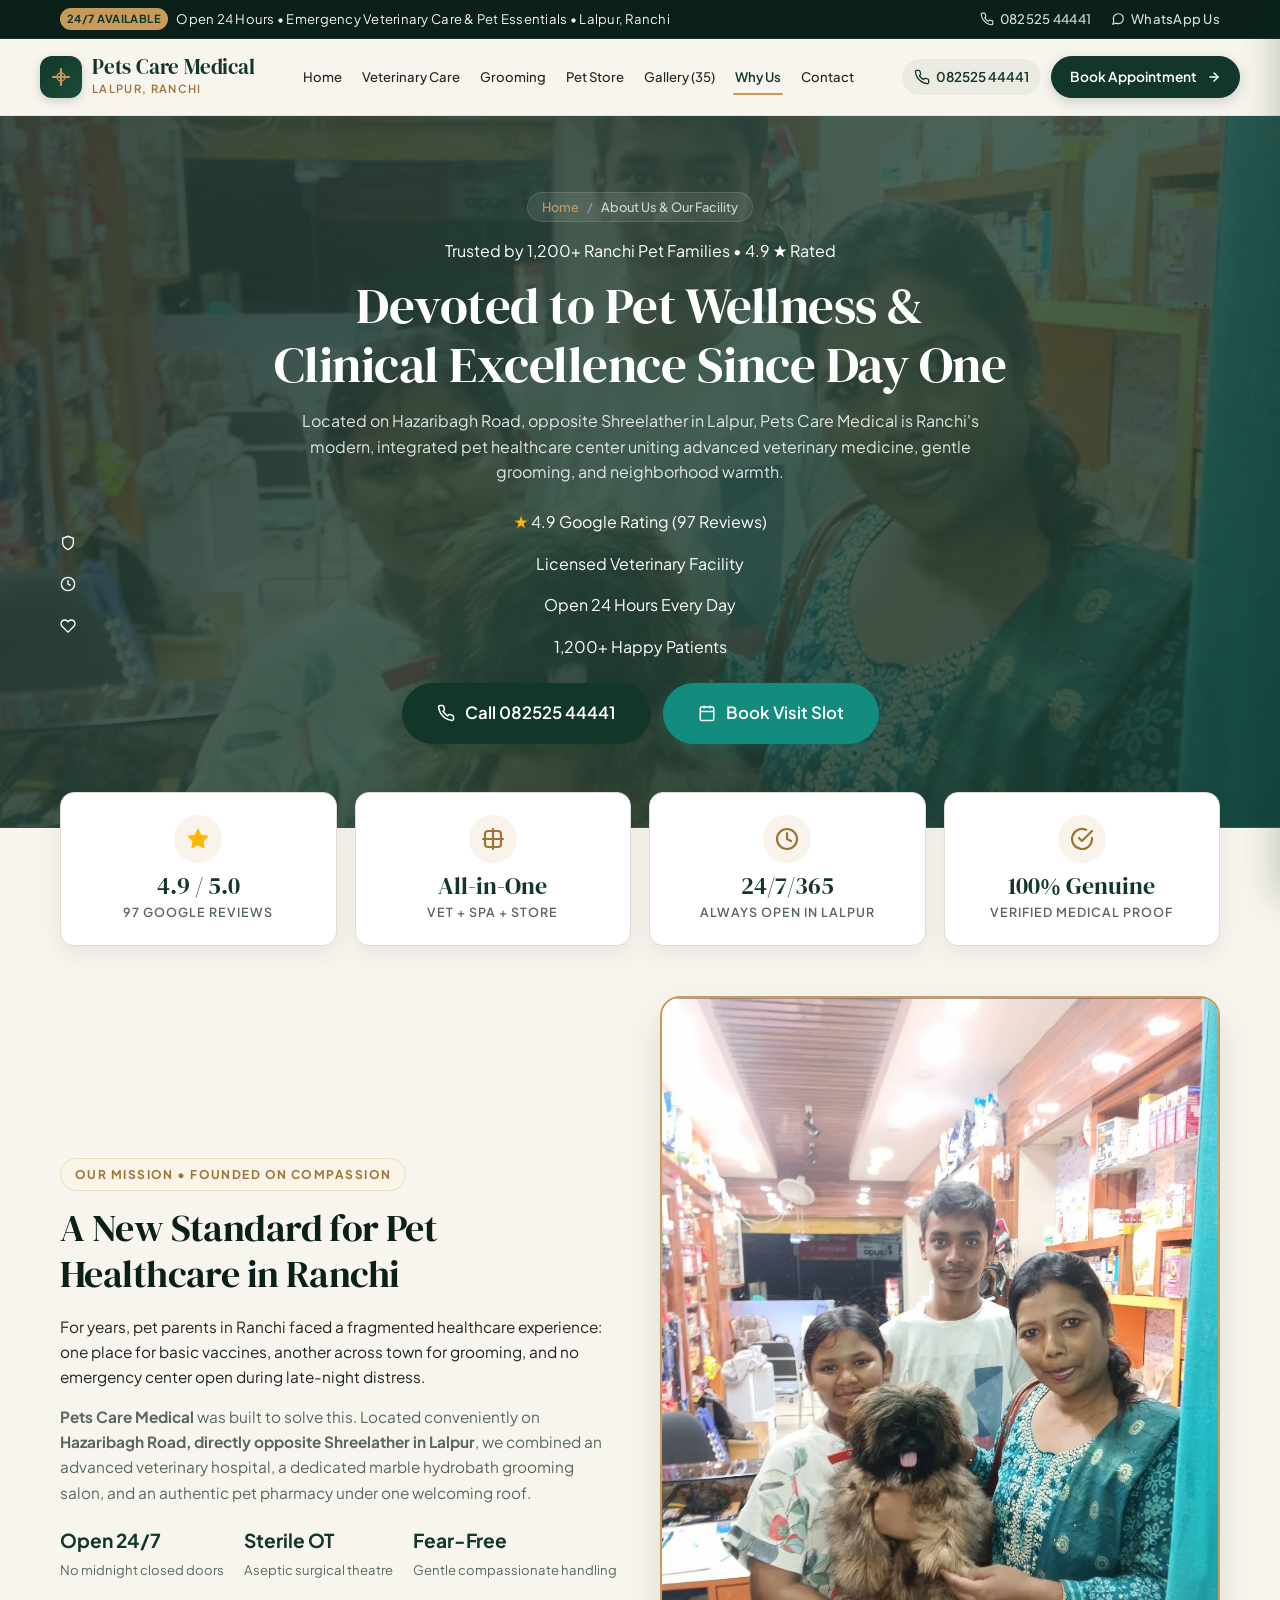
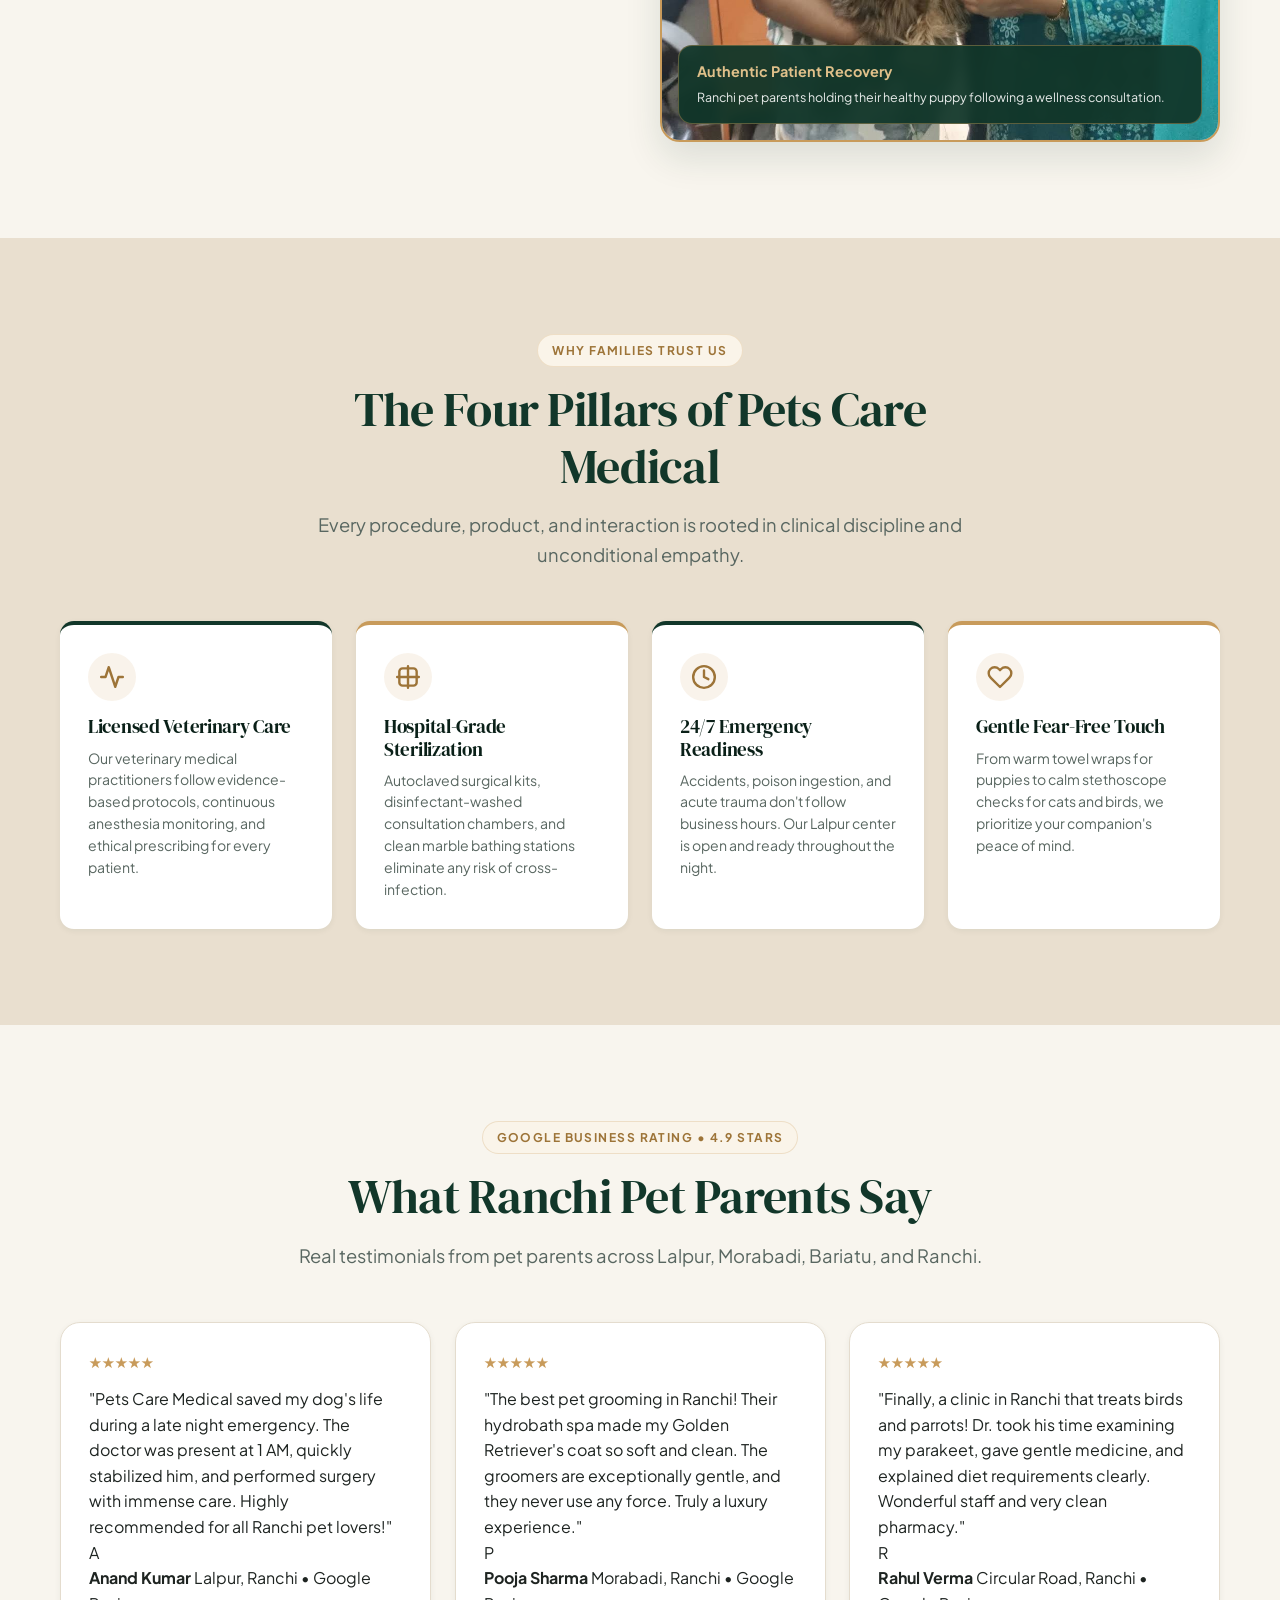
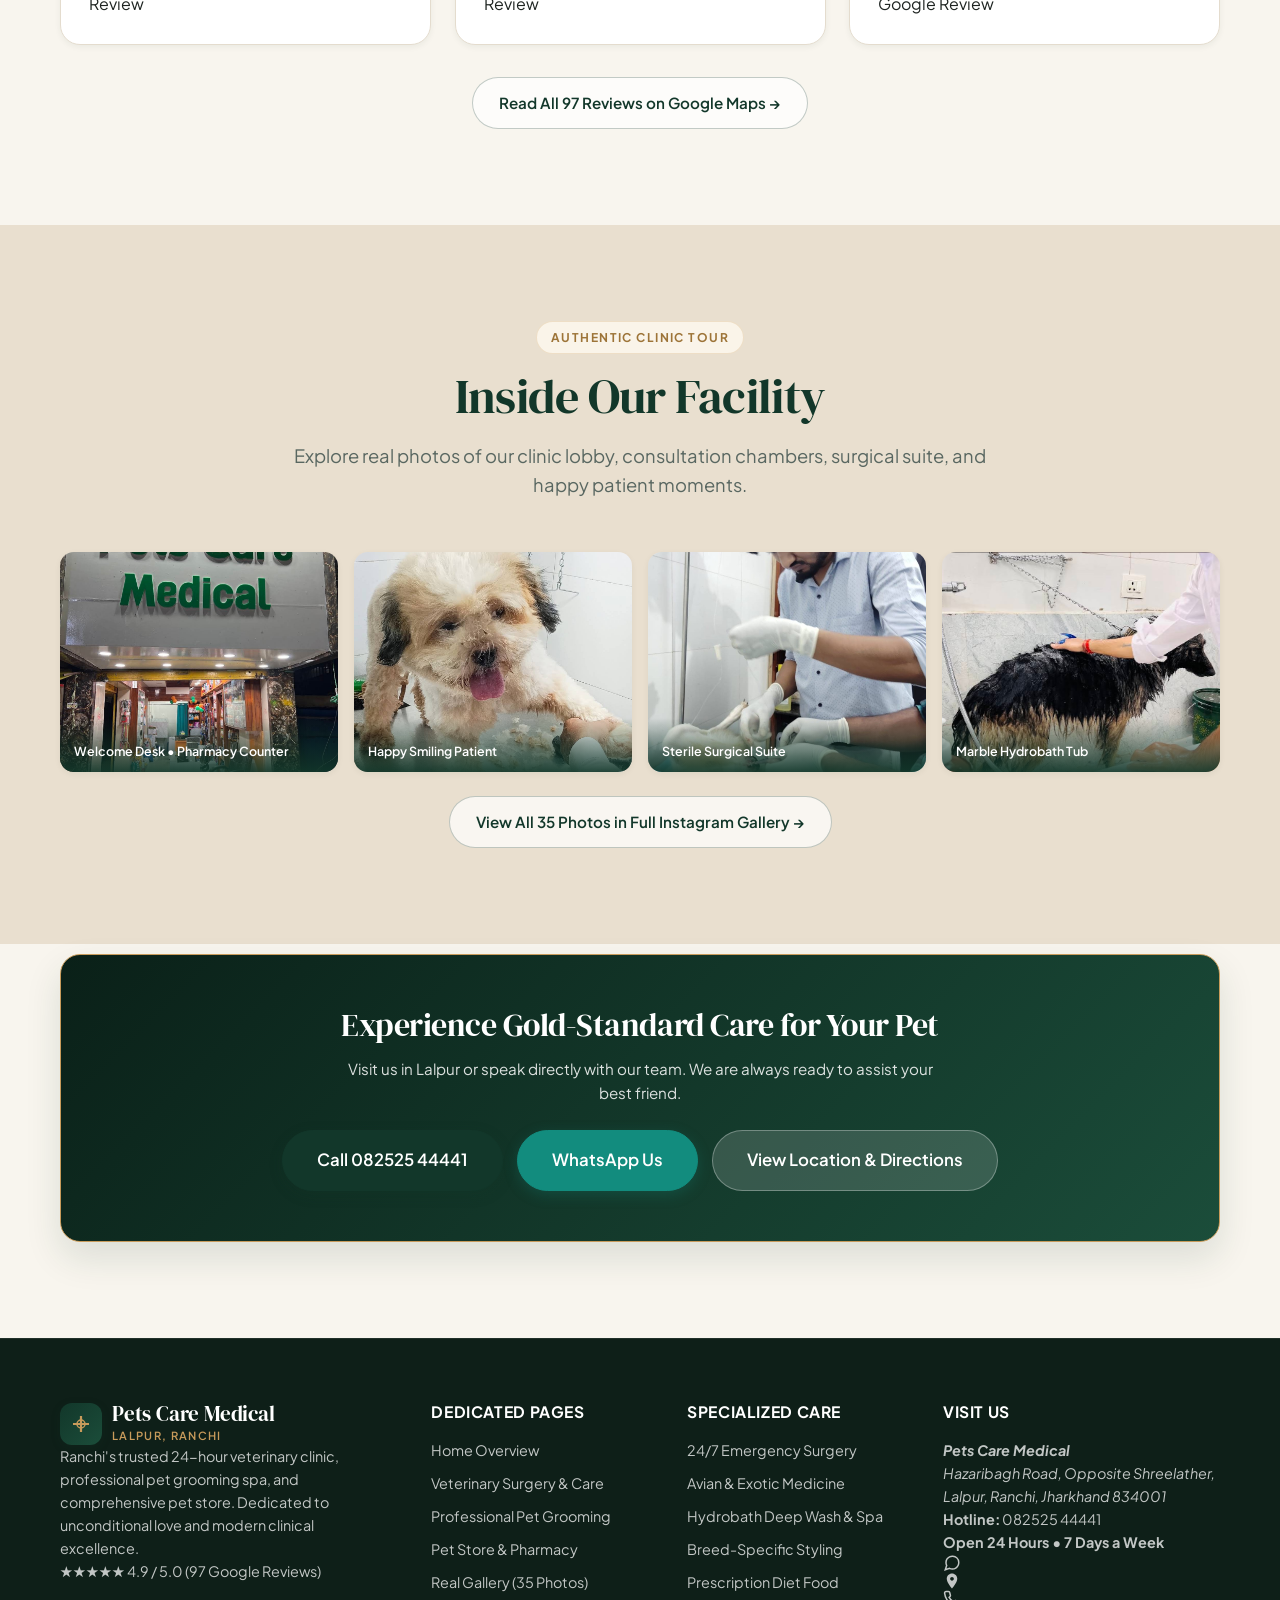
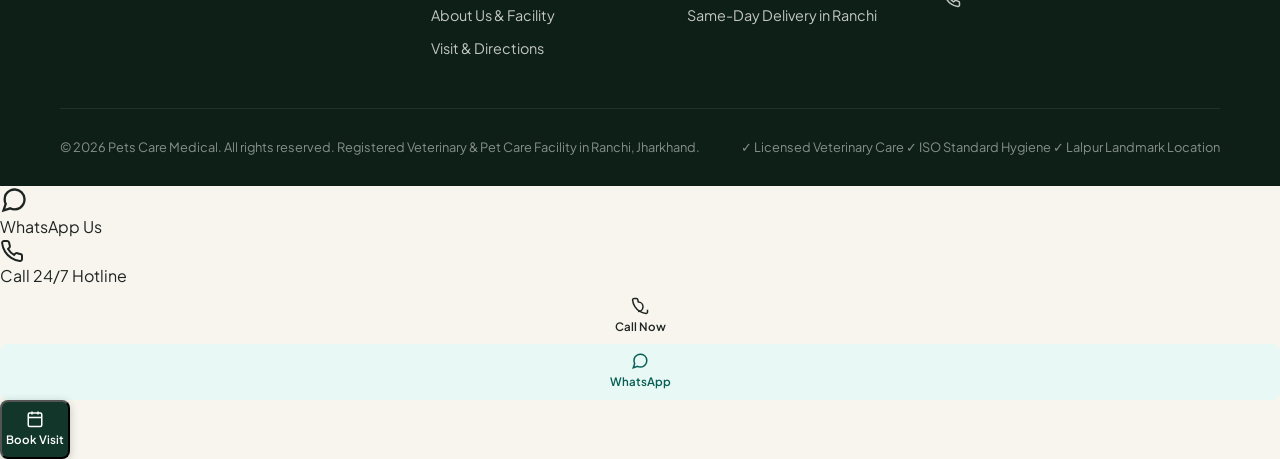
<file: about.html>
<!DOCTYPE html>
<html lang="en">
<head>
  <meta charset="UTF-8">
  <meta name="viewport" content="width=device-width, initial-scale=1.0, viewport-fit=cover">
  
  <title>About Us &amp; Facility Tour | Pets Care Medical Lalpur, Ranchi</title>
  <meta name="title" content="About Us &amp; Facility Tour | Pets Care Medical Lalpur, Ranchi">
  <meta name="description" content="Learn about Pets Care Medical, Ranchi's 24-hour veterinary hospital, pet grooming spa, and pet store on Hazaribagh Road, Lalpur. 4.9-star Google rating from 97+ reviews.">
  <meta name="keywords" content="about pets care medical, best pet clinic in ranchi, vet doctors lalpur, pet care facility ranchi, dog clinic hazaribagh road">
  <meta name="author" content="Pets Care Medical">
  <meta name="robots" content="index, follow">
  <link rel="canonical" href="https://petscaremedical.com/about.html">

  <meta property="og:type" content="website">
  <meta property="og:url" content="https://petscaremedical.com/about.html">
  <meta property="og:title" content="About Us &amp; Facility Tour | Pets Care Medical Ranchi">
  <meta property="og:description" content="Discover our clinic story, modern hospital facility, certified doctors, and community commitment in Lalpur, Ranchi.">
  <meta property="og:image" content="assets/real/real_25.jpg">

  <link rel="icon" type="image/svg+xml" href="favicon.svg">
  <link rel="apple-touch-icon" href="favicon.svg">
  <link rel="preconnect" href="https://fonts.googleapis.com">
  <link rel="preconnect" href="https://fonts.gstatic.com" crossorigin>
  <link href="https://fonts.googleapis.com/css2?family=DM+Serif+Display:ital@0;1&family=Plus+Jakarta+Sans:wght@300;400;500;600;700&display=swap" rel="stylesheet">
  <link rel="stylesheet" href="styles.css">

  <script type="application/ld+json">
  {
    "@context": "https://schema.org",
    "@type": "AboutPage",
    "name": "About Pets Care Medical",
    "description": "24-hour veterinary hospital, pet grooming salon, and pet store in Lalpur, Ranchi.",
    "publisher": {
      "@type": "VeterinaryCare",
      "name": "Pets Care Medical",
      "telephone": "+918252544441",
      "aggregateRating": {
        "@type": "AggregateRating",
        "ratingValue": "4.9",
        "reviewCount": "97"
      }
    }
  }
  </script>
</head>
<body class="dept-page-body">
  <!-- Scroll Progress Bar Indicator -->
  <div class="scroll-progress-bar" id="scrollProgressBar" aria-hidden="true"></div>

  <!-- Subtle Luxury Desktop Cursor -->
  <div class="custom-cursor-dot" id="cursorDot" aria-hidden="true"></div>
  <div class="custom-cursor-ring" id="cursorRing" aria-hidden="true"></div>

  <!-- Site Preloader -->
  <div class="site-preloader" id="sitePreloader" aria-hidden="true">
    <div class="preloader-content">
      <div class="preloader-logo">
        <div class="preloader-symbol">
          <svg width="28" height="28" viewBox="0 0 24 24" fill="none" stroke="currentColor" stroke-width="2.2" stroke-linecap="round" stroke-linejoin="round">
            <path d="M12 4v16M4 12h16"></path>
            <circle cx="12" cy="12" r="4" fill="none" stroke="currentColor" stroke-width="1.5"></circle>
          </svg>
        </div>
        <div class="preloader-brand">Pets Care Medical</div>
        <div class="preloader-sub">Lalpur, Ranchi &bull; 24/7 Care</div>
      </div>
      <div class="preloader-track">
        <div class="preloader-bar"></div>
      </div>
    </div>
  </div>

  <a href="#about-main" class="skip-link">Skip to main content</a>

    <!-- Top Announcement Bar -->
  <aside class="top-announcement" aria-label="Operating Hours & Emergency Hotline">
    <div class="container">
      <div class="announcement-item">
        <span class="announcement-badge">24/7 Available</span>
        <span>Open 24 Hours &bull; Emergency Veterinary Care &amp; Pet Essentials &bull; Lalpur, Ranchi</span>
      </div>
      <div class="announcement-links">
        <a href="tel:08252544441" class="announcement-link">
          <svg width="14" height="14" viewBox="0 0 24 24" fill="none" stroke="currentColor" stroke-width="2" stroke-linecap="round" stroke-linejoin="round"><path d="M22 16.92v3a2 2 0 0 1-2.18 2 19.79 19.79 0 0 1-8.63-3.07 19.5 19.5 0 0 1-6-6 19.79 19.79 0 0 1-3.07-8.67A2 2 0 0 1 4.11 2h3a2 2 0 0 1 2 1.72 12.84 12.84 0 0 0 .7 2.81 2 2 0 0 1-.45 2.11L8.09 9.91a16 16 0 0 0 6 6l1.27-1.27a2 2 0 0 1 2.11-.45 12.84 12.84 0 0 0 2.81.7A2 2 0 0 1 22 16.92z"></path></svg>
          082525 44441
        </a>
        <a href="https://wa.me/918252544441?text=Hi%20Pets%20Care%20Medical%2C%20I%20would%20like%20to%20inquire%20about%20pet%20services" target="_blank" rel="noopener noreferrer" class="announcement-link">
          <svg width="14" height="14" viewBox="0 0 24 24" fill="none" stroke="currentColor" stroke-width="2" stroke-linecap="round" stroke-linejoin="round"><path d="M21 11.5a8.38 8.38 0 0 1-.9 3.8 8.5 8.5 0 0 1-7.6 4.7 8.38 8.38 0 0 1-3.8-.9L3 21l1.9-5.7a8.38 8.38 0 0 1-.9-3.8 8.5 8.5 0 0 1 4.7-7.6 8.38 8.38 0 0 1 3.8-.9h.5a8.48 8.48 0 0 1 8 8v.5z"></path></svg>
          WhatsApp Us
        </a>
      </div>
    </div>
  </aside>

  <!-- Sticky Header / Navigation - Strictly One Line -->
  <header class="site-header" id="siteHeader">
    <div class="container">
      <div class="header-inner">
        <!-- Logo -->
        <a href="index.html" class="brand-logo" aria-label="Pets Care Medical Home">
          <div class="logo-symbol">
            <svg width="24" height="24" viewBox="0 0 24 24" fill="none" stroke="currentColor" stroke-width="2.2" stroke-linecap="round" stroke-linejoin="round">
              <path d="M12 4v16M4 12h16"></path>
              <circle cx="12" cy="12" r="4" fill="none" stroke="currentColor" stroke-width="1.5"></circle>
            </svg>
          </div>
          <div class="logo-text">
            <span class="logo-title">Pets Care Medical</span>
            <span class="logo-subtitle">Lalpur, Ranchi</span>
          </div>
        </a>

        <!-- Desktop Navigation Links - Strictly One Line -->
        <nav class="nav-desktop" aria-label="Primary Navigation">
          <a href="index.html" class="nav-link">Home</a>
          <a href="veterinary.html" class="nav-link">Veterinary Care</a>
          <a href="grooming.html" class="nav-link">Grooming</a>
          <a href="store.html" class="nav-link">Pet Store</a>
          <a href="gallery.html" class="nav-link">Gallery (35)</a>
          <a href="about.html" class="nav-link active">Why Us</a>
          <a href="contact.html" class="nav-link">Contact</a>
          
        </nav>

        <!-- Right Header CTAs -->
        <div class="header-actions">
          <a href="tel:08252544441" class="header-phone-link" aria-label="Call Pets Care Medical">
            <svg width="16" height="16" viewBox="0 0 24 24" fill="none" stroke="currentColor" stroke-width="2" stroke-linecap="round" stroke-linejoin="round"><path d="M22 16.92v3a2 2 0 0 1-2.18 2 19.79 19.79 0 0 1-8.63-3.07 19.5 19.5 0 0 1-6-6 19.79 19.79 0 0 1-3.07-8.67A2 2 0 0 1 4.11 2h3a2 2 0 0 1 2 1.72 12.84 12.84 0 0 0 .7 2.81 2 2 0 0 1-.45 2.11L8.09 9.91a16 16 0 0 0 6 6l1.27-1.27a2 2 0 0 1 2.11-.45 12.84 12.84 0 0 0 2.81.7A2 2 0 0 1 22 16.92z"></path></svg>
            <span>082525 44441</span>
          </a>
          <button type="button" class="btn btn-primary btn-sm header-cta-btn" data-open-modal="booking">
            <span>Book Appointment</span>
            <svg width="14" height="14" viewBox="0 0 24 24" fill="none" stroke="currentColor" stroke-width="2.5" stroke-linecap="round" stroke-linejoin="round"><line x1="5" y1="12" x2="19" y2="12"></line><polyline points="12 5 19 12 12 19"></polyline></svg>
          </button>
          <!-- Mobile Hamburger Toggle -->
          <button type="button" class="hamburger-btn" id="hamburgerBtn" aria-label="Open Navigation Menu" aria-expanded="false" aria-controls="mobileNavDrawer">
            <span class="hamburger-line"></span>
            <span class="hamburger-line"></span>
            <span class="hamburger-line"></span>
          </button>
        </div>
      </div>
    </div>
  </header>

  <!-- Mobile Navigation Drawer -->
  <div class="mobile-nav-backdrop" id="mobileNavBackdrop"></div>
  <aside class="mobile-nav-drawer" id="mobileNavDrawer" aria-label="Mobile Navigation">
    <div class="mobile-drawer-header">
      <div class="brand-logo">
        <div class="logo-symbol">
          <svg width="20" height="20" viewBox="0 0 24 24" fill="none" stroke="currentColor" stroke-width="2.2">
            <path d="M12 4v16M4 12h16"></path>
          </svg>
        </div>
        <div class="logo-text">
          <span class="logo-title">Pets Care Medical</span>
          <span class="logo-subtitle">Lalpur, Ranchi</span>
        </div>
      </div>
      <button type="button" class="drawer-close-btn" id="closeDrawerBtn" aria-label="Close Navigation Menu">
        <svg width="20" height="20" viewBox="0 0 24 24" fill="none" stroke="currentColor" stroke-width="2.2" stroke-linecap="round"><line x1="18" y1="6" x2="6" y2="18"></line><line x1="6" y1="6" x2="18" y2="18"></line></svg>
      </button>
    </div>

    <nav class="mobile-nav-list">
      <a href="index.html" class="mobile-nav-link">Home <span>&rarr;</span></a>
      <a href="veterinary.html" class="mobile-nav-link">Veterinary Care <span>&rarr;</span></a>
      <a href="grooming.html" class="mobile-nav-link">Grooming <span>&rarr;</span></a>
      <a href="store.html" class="mobile-nav-link">Pet Store <span>&rarr;</span></a>
      <a href="gallery.html" class="mobile-nav-link">Gallery (35) <span>&rarr;</span></a>
      <a href="about.html" class="mobile-nav-link active">Why Us <span>&rarr;</span></a>
      <a href="contact.html" class="mobile-nav-link">Contact <span>&rarr;</span></a>
      
    </nav>

    <div class="mobile-drawer-contact">
      <button type="button" class="btn btn-primary" data-open-modal="booking" style="width: 100%;">
        Book Appointment
      </button>
      <a href="https://wa.me/918252544441?text=Hi%20Pets%20Care%20Medical%2C%20I%20would%20like%20to%20inquire%20about%20pet%20services" target="_blank" rel="noopener noreferrer" class="btn btn-whatsapp" style="width: 100%;">
        <svg width="18" height="18" viewBox="0 0 24 24" fill="none" stroke="currentColor" stroke-width="2"><path d="M21 11.5a8.38 8.38 0 0 1-.9 3.8 8.5 8.5 0 0 1-7.6 4.7 8.38 8.38 0 0 1-3.8-.9L3 21l1.9-5.7a8.38 8.38 0 0 1-.9-3.8 8.5 8.5 0 0 1 4.7-7.6 8.38 8.38 0 0 1 3.8-.9h.5a8.48 8.48 0 0 1 8 8v.5z"></path></svg>
        WhatsApp Us
      </a>
      <a href="tel:08252544441" class="btn btn-secondary" style="width: 100%;">
        <svg width="16" height="16" viewBox="0 0 24 24" fill="none" stroke="currentColor" stroke-width="2"><path d="M22 16.92v3a2 2 0 0 1-2.18 2 19.79 19.79 0 0 1-8.63-3.07 19.5 19.5 0 0 1-6-6 19.79 19.79 0 0 1-3.07-8.67A2 2 0 0 1 4.11 2h3a2 2 0 0 1 2 1.72 12.84 12.84 0 0 0 .7 2.81 2 2 0 0 1-.45 2.11L8.09 9.91a16 16 0 0 0 6 6l1.27-1.27a2 2 0 0 1 2.11-.45 12.84 12.84 0 0 0 2.81.7A2 2 0 0 1 22 16.92z"></path></svg>
        Call 082525 44441
      </a>
    </div>
  </aside>

  <main id="about-main">
    <!-- Dedicated Hero -->
    <section class="page-hero hero-about">
      <div class="container">
        <div class="page-breadcrumb fade-in-up">
          <a href="index.html">Home</a>
          <span class="sep">/</span>
          <span>About Us &amp; Our Facility</span>
        </div>
        <div class="gallery-hero-badge fade-in-up" style="margin-bottom: 12px;">
          <span class="pulse-dot"></span>
          <span>Trusted by 1,200+ Ranchi Pet Families &bull; 4.9 &#9733; Rated</span>
        </div>
        <h1 class="page-hero-title fade-in-up">Devoted to Pet Wellness &amp;<br>Clinical Excellence Since Day One</h1>
        <p class="page-hero-desc fade-in-up">
          Located on Hazaribagh Road, opposite Shreelather in Lalpur, Pets Care Medical is Ranchi's modern, integrated pet healthcare center uniting advanced veterinary medicine, gentle grooming, and neighborhood warmth.
        </p>
        <div class="gallery-hero-stats fade-in-up">
          <div class="gallery-stat-pill">
            <span style="color: #FFB800;">&#9733;</span>
            <span>4.9 Google Rating (97 Reviews)</span>
          </div>
          <div class="gallery-stat-pill">
            <svg width="16" height="16" viewBox="0 0 24 24" fill="none" stroke="currentColor" stroke-width="2"><path d="M12 22s8-4 8-10V5l-8-3-8 3v7c0 6 8 10 8 10z"/></svg>
            <span>Licensed Veterinary Facility</span>
          </div>
          <div class="gallery-stat-pill">
            <svg width="16" height="16" viewBox="0 0 24 24" fill="none" stroke="currentColor" stroke-width="2"><circle cx="12" cy="12" r="10"></circle><polyline points="12 6 12 12 16 14"></polyline></svg>
            <span>Open 24 Hours Every Day</span>
          </div>
          <div class="gallery-stat-pill">
            <svg width="16" height="16" viewBox="0 0 24 24" fill="none" stroke="currentColor" stroke-width="2"><path d="M20.84 4.61a5.5 5.5 0 0 0-7.78 0L12 5.67l-1.06-1.06a5.5 5.5 0 0 0-7.78 7.78l1.06 1.06L12 21.23l7.78-7.78 1.06-1.06a5.5 5.5 0 0 0 0-7.78z"/></svg>
            <span>1,200+ Happy Patients</span>
          </div>
        </div>
        <div class="page-hero-actions fade-in-up">
          <a href="tel:08252544441" class="btn btn-primary btn-lg">
            <svg width="18" height="18" viewBox="0 0 24 24" fill="none" stroke="currentColor" stroke-width="2"><path d="M22 16.92v3a2 2 0 0 1-2.18 2 19.79 19.79 0 0 1-8.63-3.07 19.5 19.5 0 0 1-6-6 19.79 19.79 0 0 1-3.07-8.67A2 2 0 0 1 4.11 2h3a2 2 0 0 1 2 1.72 12.84 12.84 0 0 0 .7 2.81 2 2 0 0 1-.45 2.11L8.09 9.91a16 16 0 0 0 6 6l1.27-1.27a2 2 0 0 1 2.11-.45 12.84 12.84 0 0 0 2.81.7A2 2 0 0 1 22 16.92z"></path></svg>
            <span>Call 082525 44441</span>
          </a>
          <button type="button" class="btn btn-whatsapp btn-lg" data-open-modal="booking">
            <svg width="18" height="18" viewBox="0 0 24 24" fill="none" stroke="currentColor" stroke-width="2"><rect x="3" y="4" width="18" height="18" rx="2" ry="2"></rect><line x1="16" y1="2" x2="16" y2="6"></line><line x1="8" y1="2" x2="8" y2="6"></line><line x1="3" y1="10" x2="21" y2="10"></line></svg>
            <span>Book Visit Slot</span>
          </button>
        </div>
      </div>
    </section>

    <!-- Stat Highlights Strip -->
    <div class="container">
      <div class="dept-stat-grid fade-in-up">
        <div class="dept-stat-card">
          <div class="dept-stat-icon-svg"><svg width="24" height="24" viewBox="0 0 24 24" fill="#FFB800" stroke="#FFB800" stroke-width="1"><polygon points="12 2 15.09 8.26 22 9.27 17 14.14 18.18 21.02 12 17.77 5.82 21.02 7 14.14 2 9.27 8.91 8.26 12 2"/></svg></div>
          <div class="dept-stat-val">4.9 / 5.0</div>
          <div class="dept-stat-label">97 Google Reviews</div>
        </div>
        <div class="dept-stat-card">
          <div class="dept-stat-icon-svg"><svg width="24" height="24" viewBox="0 0 24 24" fill="none" stroke="currentColor" stroke-width="2.2" stroke-linecap="round" stroke-linejoin="round"><path d="M12 2v20M2 12h20"/><rect x="4" y="4" width="16" height="16" rx="3"/></svg></div>
          <div class="dept-stat-val">All-in-One</div>
          <div class="dept-stat-label">Vet + Spa + Store</div>
        </div>
        <div class="dept-stat-card">
          <div class="dept-stat-icon-svg"><svg width="24" height="24" viewBox="0 0 24 24" fill="none" stroke="currentColor" stroke-width="2.2" stroke-linecap="round" stroke-linejoin="round"><circle cx="12" cy="12" r="10"/><polyline points="12 6 12 12 16 14"/></svg></div>
          <div class="dept-stat-val">24/7/365</div>
          <div class="dept-stat-label">Always Open In Lalpur</div>
        </div>
        <div class="dept-stat-card">
          <div class="dept-stat-icon-svg"><svg width="24" height="24" viewBox="0 0 24 24" fill="none" stroke="currentColor" stroke-width="2.2" stroke-linecap="round" stroke-linejoin="round"><path d="M22 11.08V12a10 10 0 1 1-5.93-9.14"/><polyline points="22 4 12 14.01 9 11.01"/></svg></div>
          <div class="dept-stat-val">100% Genuine</div>
          <div class="dept-stat-label">Verified Medical Proof</div>
        </div>
      </div>
    </div>
    </div>

    <!-- Our Story & Mission Section -->
    <section class="section" style="padding-top: 10px;">
      <div class="container">
        <div style="display: grid; grid-template-columns: repeat(auto-fit, minmax(320px, 1fr)); gap: 40px; align-items: center;">
          <div class="fade-in-up">
            <span class="section-tag">Our Mission &bull; Founded on Compassion</span>
            <h2 style="font-family: var(--font-serif); font-size: clamp(1.8rem, 3vw, 2.4rem); color: var(--color-primary-dark); margin-bottom: 18px;">
              A New Standard for Pet Healthcare in Ranchi
            </h2>
            <p style="font-size: 0.96rem; color: var(--color-text); line-height: 1.65; margin-bottom: 14px;">
              For years, pet parents in Ranchi faced a fragmented healthcare experience: one place for basic vaccines, another across town for grooming, and no emergency center open during late-night distress.
            </p>
            <p style="font-size: 0.96rem; color: var(--color-text-muted); line-height: 1.65; margin-bottom: 20px;">
              <strong>Pets Care Medical</strong> was built to solve this. Located conveniently on <strong>Hazaribagh Road, directly opposite Shreelather in Lalpur</strong>, we combined an advanced veterinary hospital, a dedicated marble hydrobath grooming salon, and an authentic pet pharmacy under one welcoming roof.
            </p>
            <div style="display: flex; gap: 20px; flex-wrap: wrap;">
              <div>
                <strong style="display: block; font-size: 1.2rem; color: var(--color-primary);">Open 24/7</strong>
                <span style="font-size: 0.82rem; color: var(--color-text-muted);">No midnight closed doors</span>
              </div>
              <div>
                <strong style="display: block; font-size: 1.2rem; color: var(--color-primary);">Sterile OT</strong>
                <span style="font-size: 0.82rem; color: var(--color-text-muted);">Aseptic surgical theatre</span>
              </div>
              <div>
                <strong style="display: block; font-size: 1.2rem; color: var(--color-primary);">Fear-Free</strong>
                <span style="font-size: 0.82rem; color: var(--color-text-muted);">Gentle compassionate handling</span>
              </div>
            </div>
          </div>

          <div class="fade-in-up" style="position: relative;">
            <div style="border-radius: var(--radius-lg); overflow: hidden; box-shadow: var(--shadow-lg); border: 2px solid var(--color-accent);">
              <img src="assets/real/real_25.jpg" alt="Happy pet parents with healthy puppy at Pets Care Medical" style="width: 100%; height: auto; display: block;">
            </div>
            <div style="position: absolute; bottom: 18px; left: 18px; right: 18px; background: rgba(18, 55, 42, 0.94); color: #fff; padding: 14px 18px; border-radius: var(--radius-md); backdrop-filter: blur(6px); border: 1px solid rgba(200, 155, 91, 0.4);">
              <strong style="font-size: 0.9rem; color: var(--color-accent-light); display: block;">Authentic Patient Recovery</strong>
              <span style="font-size: 0.78rem; opacity: 0.9;">Ranchi pet parents holding their healthy puppy following a wellness consultation.</span>
            </div>
          </div>
        </div>
      </div>
    </section>

    <!-- 4 Core Pillars of Excellence -->
    <section class="section section-alt">
      <div class="container">
        <div class="section-header fade-in-up">
          <span class="section-tag">Why Families Trust Us</span>
          <h2>The Four Pillars of Pets Care Medical</h2>
          <p>Every procedure, product, and interaction is rooted in clinical discipline and unconditional empathy.</p>
        </div>

        <div style="display: grid; grid-template-columns: repeat(auto-fit, minmax(260px, 1fr)); gap: 24px; margin-top: 32px;">
          <div style="background: #fff; padding: 28px; border-radius: var(--radius-md); box-shadow: var(--shadow-sm); border-top: 4px solid var(--color-primary);">
            <div class="dept-stat-icon-svg" style="margin: 0 0 14px 0;"><svg width="26" height="26" viewBox="0 0 24 24" fill="none" stroke="currentColor" stroke-width="2.2" stroke-linecap="round" stroke-linejoin="round"><path d="M22 12h-4l-3 9L9 3l-3 9H2"/></svg></div>
            <h4 style="color: var(--color-primary-dark); margin-bottom: 10px;">Licensed Veterinary Care</h4>
            <p style="font-size: 0.88rem; color: var(--color-text-muted); line-height: 1.55;">
              Our veterinary medical practitioners follow evidence-based protocols, continuous anesthesia monitoring, and ethical prescribing for every patient.
            </p>
          </div>

          <div style="background: #fff; padding: 28px; border-radius: var(--radius-md); box-shadow: var(--shadow-sm); border-top: 4px solid var(--color-accent);">
            <div class="dept-stat-icon-svg" style="margin: 0 0 14px 0;"><svg width="26" height="26" viewBox="0 0 24 24" fill="none" stroke="currentColor" stroke-width="2.2" stroke-linecap="round" stroke-linejoin="round"><path d="M12 2v20M2 12h20"/><rect x="4" y="4" width="16" height="16" rx="3"/></svg></div>
            <h4 style="color: var(--color-primary-dark); margin-bottom: 10px;">Hospital-Grade Sterilization</h4>
            <p style="font-size: 0.88rem; color: var(--color-text-muted); line-height: 1.55;">
              Autoclaved surgical kits, disinfectant-washed consultation chambers, and clean marble bathing stations eliminate any risk of cross-infection.
            </p>
          </div>

          <div style="background: #fff; padding: 28px; border-radius: var(--radius-md); box-shadow: var(--shadow-sm); border-top: 4px solid var(--color-primary);">
            <div class="dept-stat-icon-svg" style="margin: 0 0 14px 0;"><svg width="26" height="26" viewBox="0 0 24 24" fill="none" stroke="currentColor" stroke-width="2.2" stroke-linecap="round" stroke-linejoin="round"><circle cx="12" cy="12" r="10"/><polyline points="12 6 12 12 16 14"/></svg></div>
            <h4 style="color: var(--color-primary-dark); margin-bottom: 10px;">24/7 Emergency Readiness</h4>
            <p style="font-size: 0.88rem; color: var(--color-text-muted); line-height: 1.55;">
              Accidents, poison ingestion, and acute trauma don't follow business hours. Our Lalpur center is open and ready throughout the night.
            </p>
          </div>

          <div style="background: #fff; padding: 28px; border-radius: var(--radius-md); box-shadow: var(--shadow-sm); border-top: 4px solid var(--color-accent);">
            <div class="dept-stat-icon-svg" style="margin: 0 0 14px 0;"><svg width="26" height="26" viewBox="0 0 24 24" fill="none" stroke="currentColor" stroke-width="2.2" stroke-linecap="round" stroke-linejoin="round"><path d="M20.84 4.61a5.5 5.5 0 0 0-7.78 0L12 5.67l-1.06-1.06a5.5 5.5 0 0 0-7.78 7.78l1.06 1.06L12 21.23l7.78-7.78 1.06-1.06a5.5 5.5 0 0 0 0-7.78z"/></svg></div>
            <h4 style="color: var(--color-primary-dark); margin-bottom: 10px;">Gentle Fear-Free Touch</h4>
            <p style="font-size: 0.88rem; color: var(--color-text-muted); line-height: 1.55;">
              From warm towel wraps for puppies to calm stethoscope checks for cats and birds, we prioritize your companion's peace of mind.
            </p>
          </div>
        </div>
      </div>
    </section>

    <!-- Verified Client Reviews Wall -->
    <section class="section">
      <div class="container">
        <div class="section-header fade-in-up">
          <span class="section-tag">Google Business Rating &bull; 4.9 Stars</span>
          <h2>What Ranchi Pet Parents Say</h2>
          <p>Real testimonials from pet parents across Lalpur, Morabadi, Bariatu, and Ranchi.</p>
        </div>

        <div style="display: grid; grid-template-columns: repeat(auto-fit, minmax(300px, 1fr)); gap: 24px; margin-top: 32px;">
          <div class="review-card fade-in-up">
            <div class="review-stars">&#9733;&#9733;&#9733;&#9733;&#9733;</div>
            <p class="review-text">
              "Pets Care Medical saved my dog's life during a late night emergency. The doctor was present at 1 AM, quickly stabilized him, and performed surgery with immense care. Highly recommended for all Ranchi pet lovers!"
            </p>
            <div class="review-author-row">
              <div class="review-author-avatar">A</div>
              <div>
                <strong class="review-author-name">Anand Kumar</strong>
                <span class="review-author-loc">Lalpur, Ranchi &bull; Google Review</span>
              </div>
            </div>
          </div>

          <div class="review-card fade-in-up">
            <div class="review-stars">&#9733;&#9733;&#9733;&#9733;&#9733;</div>
            <p class="review-text">
              "The best pet grooming in Ranchi! Their hydrobath spa made my Golden Retriever's coat so soft and clean. The groomers are exceptionally gentle, and they never use any force. Truly a luxury experience."
            </p>
            <div class="review-author-row">
              <div class="review-author-avatar">P</div>
              <div>
                <strong class="review-author-name">Pooja Sharma</strong>
                <span class="review-author-loc">Morabadi, Ranchi &bull; Google Review</span>
              </div>
            </div>
          </div>

          <div class="review-card fade-in-up">
            <div class="review-stars">&#9733;&#9733;&#9733;&#9733;&#9733;</div>
            <p class="review-text">
              "Finally, a clinic in Ranchi that treats birds and parrots! Dr. took his time examining my parakeet, gave gentle medicine, and explained diet requirements clearly. Wonderful staff and very clean pharmacy."
            </p>
            <div class="review-author-row">
              <div class="review-author-avatar">R</div>
              <div>
                <strong class="review-author-name">Rahul Verma</strong>
                <span class="review-author-loc">Circular Road, Ranchi &bull; Google Review</span>
              </div>
            </div>
          </div>
        </div>

        <div style="text-align: center; margin-top: 32px;">
          <a href="https://www.google.com/maps/search/?api=1&query=Pets+Care+Medical+Lalpur+Ranchi" target="_blank" rel="noopener noreferrer" class="btn btn-secondary">
            <span>Read All 97 Reviews on Google Maps &rarr;</span>
          </a>
        </div>
      </div>
    </section>

    <!-- Facility Photo Tour Strip -->
    <section class="section section-alt">
      <div class="container">
        <div class="section-header fade-in-up">
          <span class="section-tag">Authentic Clinic Tour</span>
          <h2>Inside Our Facility</h2>
          <p>Explore real photos of our clinic lobby, consultation chambers, surgical suite, and happy patient moments.</p>
        </div>

        <div class="dept-gallery-strip fade-in-up">
          <div class="dept-gallery-photo">
            <img src="assets/real/real_02.jpg" alt="Pets Care Medical Clinic Lobby and Storefront" loading="lazy">
            <div class="dept-photo-caption">Welcome Desk &bull; Pharmacy Counter</div>
          </div>
          <div class="dept-gallery-photo">
            <img src="assets/real/real_06.jpg" alt="Happy smiling dog after health checkup" loading="lazy">
            <div class="dept-photo-caption">Happy Smiling Patient</div>
          </div>
          <div class="dept-gallery-photo">
            <img src="assets/real/real_07.jpg" alt="Sterile operating theatre" loading="lazy">
            <div class="dept-photo-caption">Sterile Surgical Suite</div>
          </div>
          <div class="dept-gallery-photo">
            <img src="assets/real/real_08.jpg" alt="Marble hydrobath bathing tub" loading="lazy">
            <div class="dept-photo-caption">Marble Hydrobath Tub</div>
          </div>
        </div>

        <div style="text-align: center; margin-top: 24px;">
          <a href="gallery.html" class="btn btn-secondary">
            <span>View All 35 Photos in Full Instagram Gallery &rarr;</span>
          </a>
        </div>
      </div>
    </section>

    <!-- Pre-Footer CTA -->
    <section class="section" style="padding-top: 10px;">
      <div class="container">
        <div class="gallery-page-cta fade-in-up" style="background: linear-gradient(135deg, var(--color-primary-dark), #1b4d3a); color: #FFFFFF; border-radius: var(--radius-lg); padding: clamp(30px, 4vw, 50px); text-align: center; border: 1.5px solid var(--color-accent); box-shadow: var(--shadow-lg);">
          <h3 style="font-family: var(--font-serif); font-size: clamp(1.4rem, 2.5vw, 2rem); margin-bottom: 12px; color: #FFFFFF;">Experience Gold-Standard Care for Your Pet</h3>
          <p style="max-width: 620px; margin: 0 auto 24px; color: rgba(255,255,255,0.85); font-size: 0.95rem; line-height: 1.6;">
            Visit us in Lalpur or speak directly with our team. We are always ready to assist your best friend.
          </p>
          <div style="display: flex; gap: 14px; justify-content: center; flex-wrap: wrap;">
            <a href="tel:08252544441" class="btn btn-primary btn-lg">Call 082525 44441</a>
            <a href="https://wa.me/918252544441?text=Hi%20Pets%20Care%20Medical%2C%20I%20would%20like%20to%20learn%20more%20about%20your%20services" target="_blank" rel="noopener noreferrer" class="btn btn-whatsapp btn-lg">WhatsApp Us</a>
            <a href="contact.html" class="btn btn-secondary btn-lg" style="background: rgba(255,255,255,0.15); color: #fff; border-color: rgba(255,255,255,0.3);">
              View Location &amp; Directions
            </a>
          </div>
        </div>
      </div>
    </section>
  </main>

    <!-- Global Footer -->
  <footer class="site-footer" role="contentinfo">
    <div class="container">
      <div class="footer-grid">
        <div class="footer-col footer-col-brand">
          <div class="brand-logo footer-logo">
            <div class="logo-symbol">
              <svg width="24" height="24" viewBox="0 0 24 24" fill="none" stroke="currentColor" stroke-width="2.2">
                <path d="M12 4v16M4 12h16"></path>
                <circle cx="12" cy="12" r="4" fill="none" stroke="currentColor" stroke-width="1.5"></circle>
              </svg>
            </div>
            <div class="logo-text">
              <span class="logo-title" style="color: #fff;">Pets Care Medical</span>
              <span class="logo-subtitle" style="color: var(--color-accent);">Lalpur, Ranchi</span>
            </div>
          </div>
          <p class="footer-desc">
            Ranchi's trusted 24-hour veterinary clinic, professional pet grooming spa, and comprehensive pet store. Dedicated to unconditional love and modern clinical excellence.
          </p>
          <div class="footer-rating-pill">
            <span class="stars">&#9733;&#9733;&#9733;&#9733;&#9733;</span>
            <span class="score">4.9 / 5.0</span>
            <span class="based-on">(97 Google Reviews)</span>
          </div>
        </div>

        <div class="footer-col">
          <h4 class="footer-heading">Dedicated Pages</h4>
          <ul class="footer-links">
            <li><a href="index.html">Home Overview</a></li>
            <li><a href="veterinary.html">Veterinary Surgery &amp; Care</a></li>
            <li><a href="grooming.html">Professional Pet Grooming</a></li>
            <li><a href="store.html">Pet Store &amp; Pharmacy</a></li>
            <li><a href="gallery.html">Real Gallery (35 Photos)</a></li>
            <li><a href="about.html">About Us &amp; Facility</a></li>
            <li><a href="contact.html">Visit &amp; Directions</a></li>
          </ul>
        </div>

        <div class="footer-col">
          <h4 class="footer-heading">Specialized Care</h4>
          <ul class="footer-links">
            <li><a href="veterinary.html">24/7 Emergency Surgery</a></li>
            <li><a href="veterinary.html">Avian &amp; Exotic Medicine</a></li>
            <li><a href="grooming.html">Hydrobath Deep Wash &amp; Spa</a></li>
            <li><a href="grooming.html">Breed-Specific Styling</a></li>
            <li><a href="store.html">Prescription Diet Food</a></li>
            <li><a href="store.html">Same-Day Delivery in Ranchi</a></li>
          </ul>
        </div>

        <div class="footer-col footer-col-contact">
          <h4 class="footer-heading">Visit Us</h4>
          <address class="footer-address">
            <strong>Pets Care Medical</strong><br>
            Hazaribagh Road, Opposite Shreelather,<br>
            Lalpur, Ranchi, Jharkhand 834001
          </address>
          <p class="footer-phone">
            <strong>Hotline:</strong> <a href="tel:08252544441">082525 44441</a>
          </p>
          <p class="footer-hours">
            <span class="pulse-dot"></span>
            <strong>Open 24 Hours &bull; 7 Days a Week</strong>
          </p>
          <div class="footer-socials">
            <a href="https://wa.me/918252544441" target="_blank" rel="noopener noreferrer" class="social-icon-link" aria-label="WhatsApp">
              <svg width="18" height="18" viewBox="0 0 24 24" fill="none" stroke="currentColor" stroke-width="2"><path d="M21 11.5a8.38 8.38 0 0 1-.9 3.8 8.5 8.5 0 0 1-7.6 4.7 8.38 8.38 0 0 1-3.8-.9L3 21l1.9-5.7a8.38 8.38 0 0 1-.9-3.8 8.5 8.5 0 0 1 4.7-7.6 8.38 8.38 0 0 1 3.8-.9h.5a8.48 8.48 0 0 1 8 8v.5z"></path></svg>
            </a>
            <a href="https://www.google.com/maps/search/?api=1&query=Pets+Care+Medical+Lalpur+Ranchi" target="_blank" rel="noopener noreferrer" class="social-icon-link" aria-label="Google Maps">
              <svg width="18" height="18" viewBox="0 0 24 24" fill="currentColor"><path d="M12 2C8.13 2 5 5.13 5 9c0 5.25 7 13 7 13s7-7.75 7-13c0-3.87-3.13-7-7-7zm0 9.5c-1.38 0-2.5-1.12-2.5-2.5s1.12-2.5 2.5-2.5 2.5 1.12 2.5 2.5-1.12 2.5-2.5 2.5z"/></svg>
            </a>
            <a href="tel:08252544441" class="social-icon-link" aria-label="Telephone">
              <svg width="18" height="18" viewBox="0 0 24 24" fill="none" stroke="currentColor" stroke-width="2"><path d="M22 16.92v3a2 2 0 0 1-2.18 2 19.79 19.79 0 0 1-8.63-3.07 19.5 19.5 0 0 1-6-6 19.79 19.79 0 0 1-3.07-8.67A2 2 0 0 1 4.11 2h3a2 2 0 0 1 2 1.72 12.84 12.84 0 0 0 .7 2.81 2 2 0 0 1-.45 2.11L8.09 9.91a16 16 0 0 0 6 6l1.27-1.27a2 2 0 0 1 2.11-.45 12.84 12.84 0 0 0 2.81.7A2 2 0 0 1 22 16.92z"></path></svg>
            </a>
          </div>
        </div>
      </div>

      <div class="footer-bottom">
        <div class="footer-legal">
          <p>&copy; <span id="year">2026</span> Pets Care Medical. All rights reserved. Registered Veterinary &amp; Pet Care Facility in Ranchi, Jharkhand.</p>
        </div>
        <div class="footer-badges">
          <span class="footer-trust-tag">&#10003; Licensed Veterinary Care</span>
          <span class="footer-trust-tag">&#10003; ISO Standard Hygiene</span>
          <span class="footer-trust-tag">&#10003; Lalpur Landmark Location</span>
        </div>
      </div>
    </div>
  </footer>

  <!-- Floating Sticky Action Buttons -->
  <div class="floating-actions" aria-label="Quick Communication">
    <a href="https://wa.me/918252544441?text=Hi%20Pets%20Care%20Medical%2C%20I%20would%20like%20to%20inquire" target="_blank" rel="noopener noreferrer" class="floating-btn floating-whatsapp" aria-label="Chat on WhatsApp">
      <svg width="28" height="28" viewBox="0 0 24 24" fill="none" stroke="currentColor" stroke-width="2"><path d="M21 11.5a8.38 8.38 0 0 1-.9 3.8 8.5 8.5 0 0 1-7.6 4.7 8.38 8.38 0 0 1-3.8-.9L3 21l1.9-5.7a8.38 8.38 0 0 1-.9-3.8 8.5 8.5 0 0 1 4.7-7.6 8.38 8.38 0 0 1 3.8-.9h.5a8.48 8.48 0 0 1 8 8v.5z"></path></svg>
      <span class="floating-tooltip">WhatsApp Us</span>
    </a>
    <a href="tel:08252544441" class="floating-btn floating-call" aria-label="Call Pets Care Medical 24 Hours">
      <svg width="24" height="24" viewBox="0 0 24 24" fill="none" stroke="currentColor" stroke-width="2"><path d="M22 16.92v3a2 2 0 0 1-2.18 2 19.79 19.79 0 0 1-8.63-3.07 19.5 19.5 0 0 1-6-6 19.79 19.79 0 0 1-3.07-8.67A2 2 0 0 1 4.11 2h3a2 2 0 0 1 2 1.72 12.84 12.84 0 0 0 .7 2.81 2 2 0 0 1-.45 2.11L8.09 9.91a16 16 0 0 0 6 6l1.27-1.27a2 2 0 0 1 2.11-.45 12.84 12.84 0 0 0 2.81.7A2 2 0 0 1 22 16.92z"></path></svg>
      <span class="floating-tooltip">Call 24/7 Hotline</span>
    </a>
  </div>

  <!-- Mobile Bottom Sticky Conversion Bar -->
  <aside class="mobile-sticky-bar" aria-label="Mobile Quick Booking and Emergency Actions">
    <a href="tel:08252544441" class="mobile-action-btn btn-call-bar" aria-label="Call Emergency Line">
      <svg width="18" height="18" viewBox="0 0 24 24" fill="none" stroke="currentColor" stroke-width="2"><path d="M22 16.92v3a2 2 0 0 1-2.18 2 19.79 19.79 0 0 1-8.63-3.07 19.5 19.5 0 0 1-6-6 19.79 19.79 0 0 1-3.07-8.67A2 2 0 0 1 4.11 2h3a2 2 0 0 1 2 1.72 12.84 12.84 0 0 0 .7 2.81 2 2 0 0 1-.45 12.84 12.84 0 0 0 2.81.7A2 2 0 0 1 22 16.92z"></path></svg>
      <span>Call Now</span>
    </a>
    <a href="https://wa.me/918252544441?text=Hi%20Pets%20Care%20Medical%2C%20I%20would%20like%20to%20inquire" target="_blank" rel="noopener noreferrer" class="mobile-action-btn btn-whatsapp-bar" aria-label="WhatsApp Consultation">
      <svg width="18" height="18" viewBox="0 0 24 24" fill="none" stroke="currentColor" stroke-width="2"><path d="M21 11.5a8.38 8.38 0 0 1-.9 3.8 8.5 8.5 0 0 1-7.6 4.7 8.38 8.38 0 0 1-3.8-.9L3 21l1.9-5.7a8.38 8.38 0 0 1-.9-3.8 8.5 8.5 0 0 1 4.7-7.6 8.38 8.38 0 0 1 3.8-.9h.5a8.48 8.48 0 0 1 8 8v.5z"></path></svg>
      <span>WhatsApp</span>
    </a>
    <button type="button" class="mobile-action-btn btn-book-bar" data-open-modal="booking" aria-label="Book Appointment">
      <svg width="18" height="18" viewBox="0 0 24 24" fill="none" stroke="currentColor" stroke-width="2"><rect x="3" y="4" width="18" height="18" rx="2" ry="2"></rect><line x1="16" y1="2" x2="16" y2="6"></line><line x1="8" y1="2" x2="8" y2="6"></line><line x1="3" y1="10" x2="21" y2="10"></line></svg>
      <span>Book Visit</span>
    </button>
  </aside>

  <!-- Interactive Appointment Modal -->
  <div class="modal-overlay" id="bookingModal" role="dialog" aria-modal="true" aria-labelledby="modalTitle">
    <div class="modal-window">
      <div class="modal-header">
        <h3 id="modalTitle">Book an Appointment</h3>
        <button type="button" class="modal-close-btn" id="closeBookingModal" aria-label="Close Appointment Modal">
          <svg width="20" height="20" viewBox="0 0 24 24" fill="none" stroke="currentColor" stroke-width="2"><line x1="18" y1="6" x2="6" y2="18"></line><line x1="6" y1="6" x2="18" y2="18"></line></svg>
        </button>
      </div>

      <form id="bookingForm">
        <div class="form-group">
          <label class="form-label">Pet Type</label>
          <div class="pet-selector-chips">
            <label class="pet-chip">
              <input type="radio" name="petType" value="Dog" checked>
              <div class="pet-chip-box">
                <span>Dog</span>
              </div>
            </label>
            <label class="pet-chip">
              <input type="radio" name="petType" value="Cat">
              <div class="pet-chip-box">
                <span>Cat</span>
              </div>
            </label>
            <label class="pet-chip">
              <input type="radio" name="petType" value="Other">
              <div class="pet-chip-box">
                <span>Other</span>
              </div>
            </label>
          </div>
        </div>

        <div class="form-row">
          <div class="form-group">
            <label class="form-label" for="petName">Pet Name</label>
            <input type="text" id="petName" class="form-control" placeholder="e.g. Bruno / Bella" required>
          </div>
          <div class="form-group">
            <label class="form-label" for="modalService">Service Required</label>
            <select id="modalService" class="form-control">
              <option value="Veterinary Consultation">Veterinary Consultation</option>
              <option value="Pet Vaccination">Pet Vaccination</option>
              <option value="Preventive Care">Preventive Checkup</option>
              <option value="Full Pet Grooming">Full Pet Grooming</option>
              <option value="Bath & Cleaning">Bath &amp; Cleaning</option>
              <option value="Nail & Hygiene Care">Nail &amp; Hygiene Care</option>
              <option value="Pet Medical & Wellness">Medical &amp; Pharmacy</option>
              <option value="Store Order & Pickup">Store Order &amp; Pickup</option>
            </select>
          </div>
        </div>

        <div class="form-row">
          <div class="form-group">
            <label class="form-label" for="modalDate">Preferred Date</label>
            <input type="date" id="modalDate" class="form-control" required>
          </div>
          <div class="form-group">
            <label class="form-label" for="modalTime">Preferred Time</label>
            <select id="modalTime" class="form-control">
              <option value="Morning (9 AM - 12 PM)">Morning (9 AM - 12 PM)</option>
              <option value="Afternoon (12 PM - 4 PM)">Afternoon (12 PM - 4 PM)</option>
              <option value="Evening (4 PM - 8 PM)">Evening (4 PM - 8 PM)</option>
              <option value="Night / 24-Hour Urgent Care">Night / Urgent Care (24 Hours)</option>
            </select>
          </div>
        </div>

        <div class="form-group">
          <label class="form-label" for="parentName">Pet Parent Name &amp; Contact Number</label>
          <input type="text" id="parentName" class="form-control" placeholder="Your Name & Mobile Number" required>
        </div>

        <div class="form-group">
          <label class="form-label" for="modalNotes">Any specific symptoms or requirements?</label>
          <textarea id="modalNotes" class="form-control" rows="2" placeholder="e.g. Urgent checkup or booking request"></textarea>
        </div>

        <button type="submit" class="btn btn-primary btn-lg" style="width: 100%;">
          <span>Confirm &amp; Send on WhatsApp</span>
          <svg width="18" height="18" viewBox="0 0 24 24" fill="none" stroke="currentColor" stroke-width="2"><path d="M21 11.5a8.38 8.38 0 0 1-.9 3.8 8.5 8.5 0 0 1-7.6 4.7 8.38 8.38 0 0 1-3.8-.9L3 21l1.9-5.7a8.38 8.38 0 0 1-.9-3.8 8.5 8.5 0 0 1 4.7-7.6 8.38 8.38 0 0 1 3.8-.9h.5a8.48 8.48 0 0 1 8 8v.5z"></path></svg>
        </button>
      </form>
    </div>
  </div>

  <!-- Toast Notification Feedback -->
  <div class="toast-notice" id="toastNotice" role="status" aria-live="polite"></div>

  <!-- JavaScript -->
  <script src="script.js"></script>
</body>
</html>
</file>
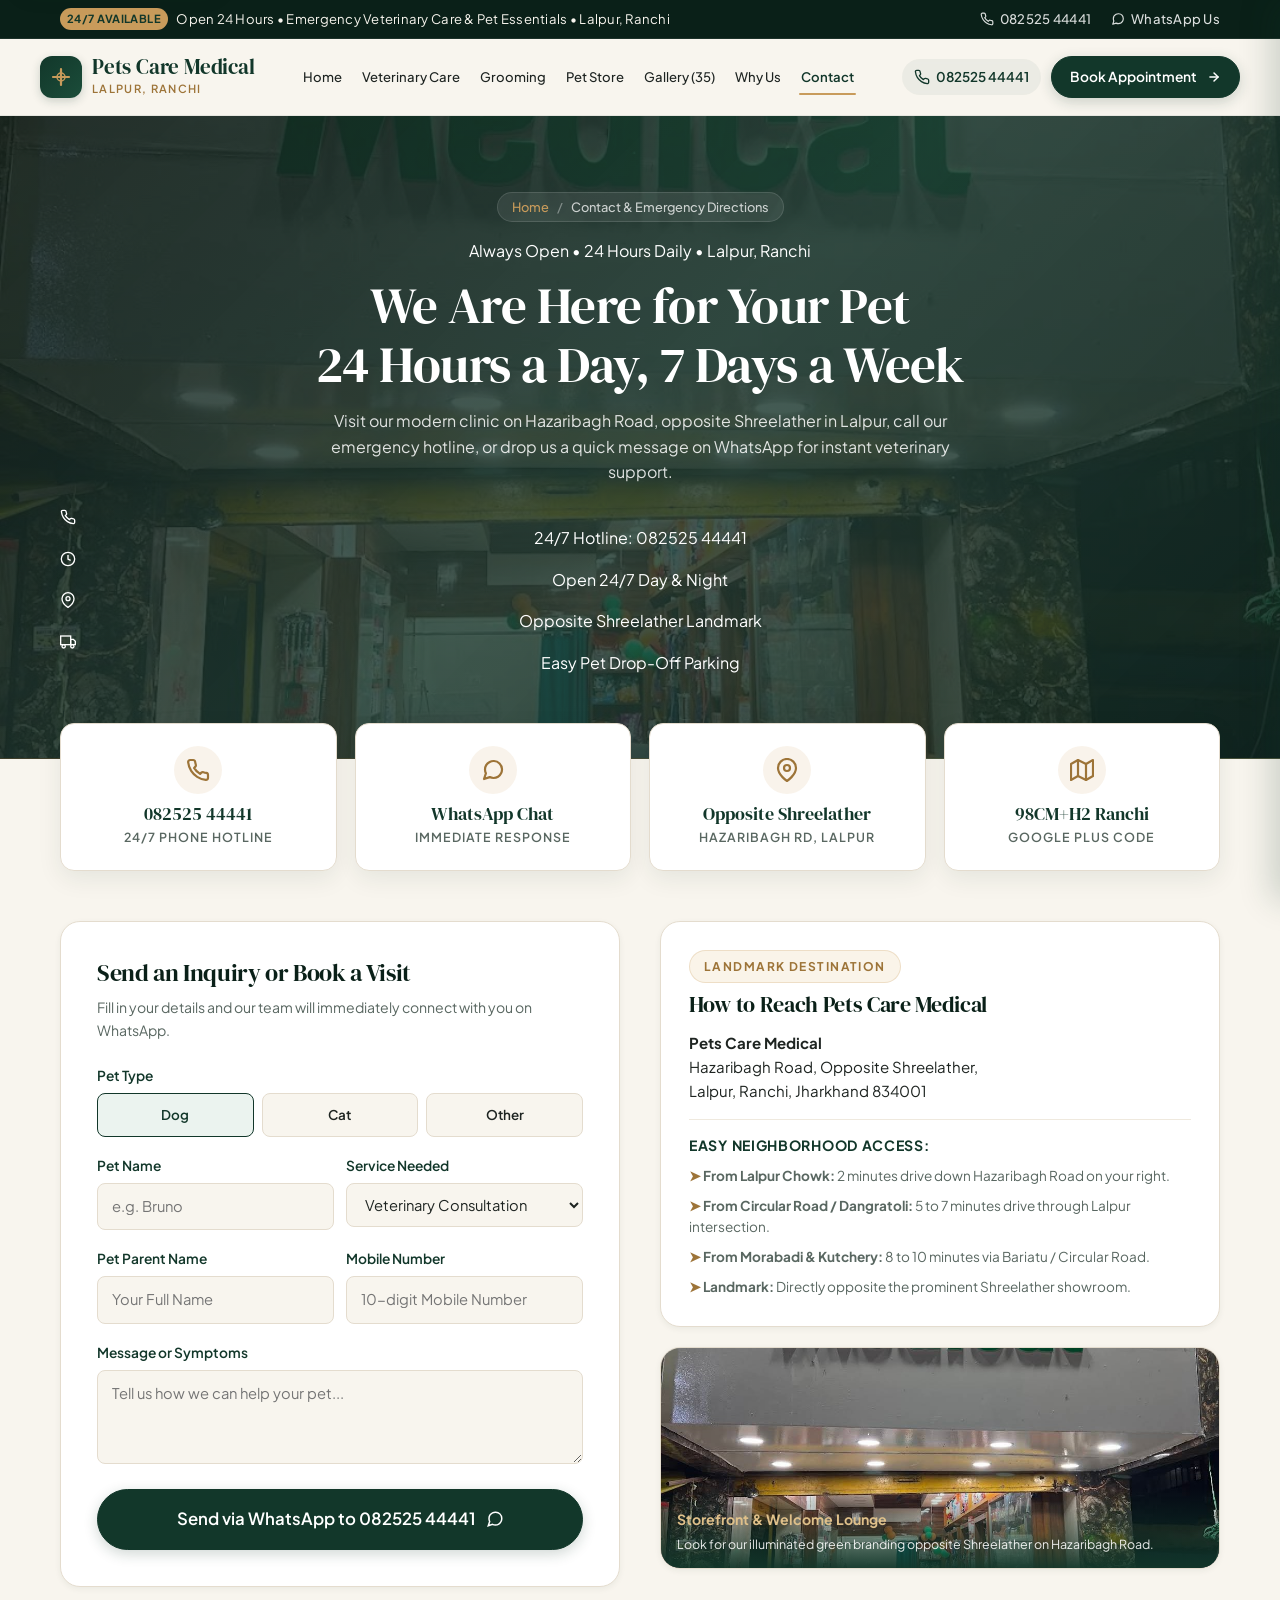
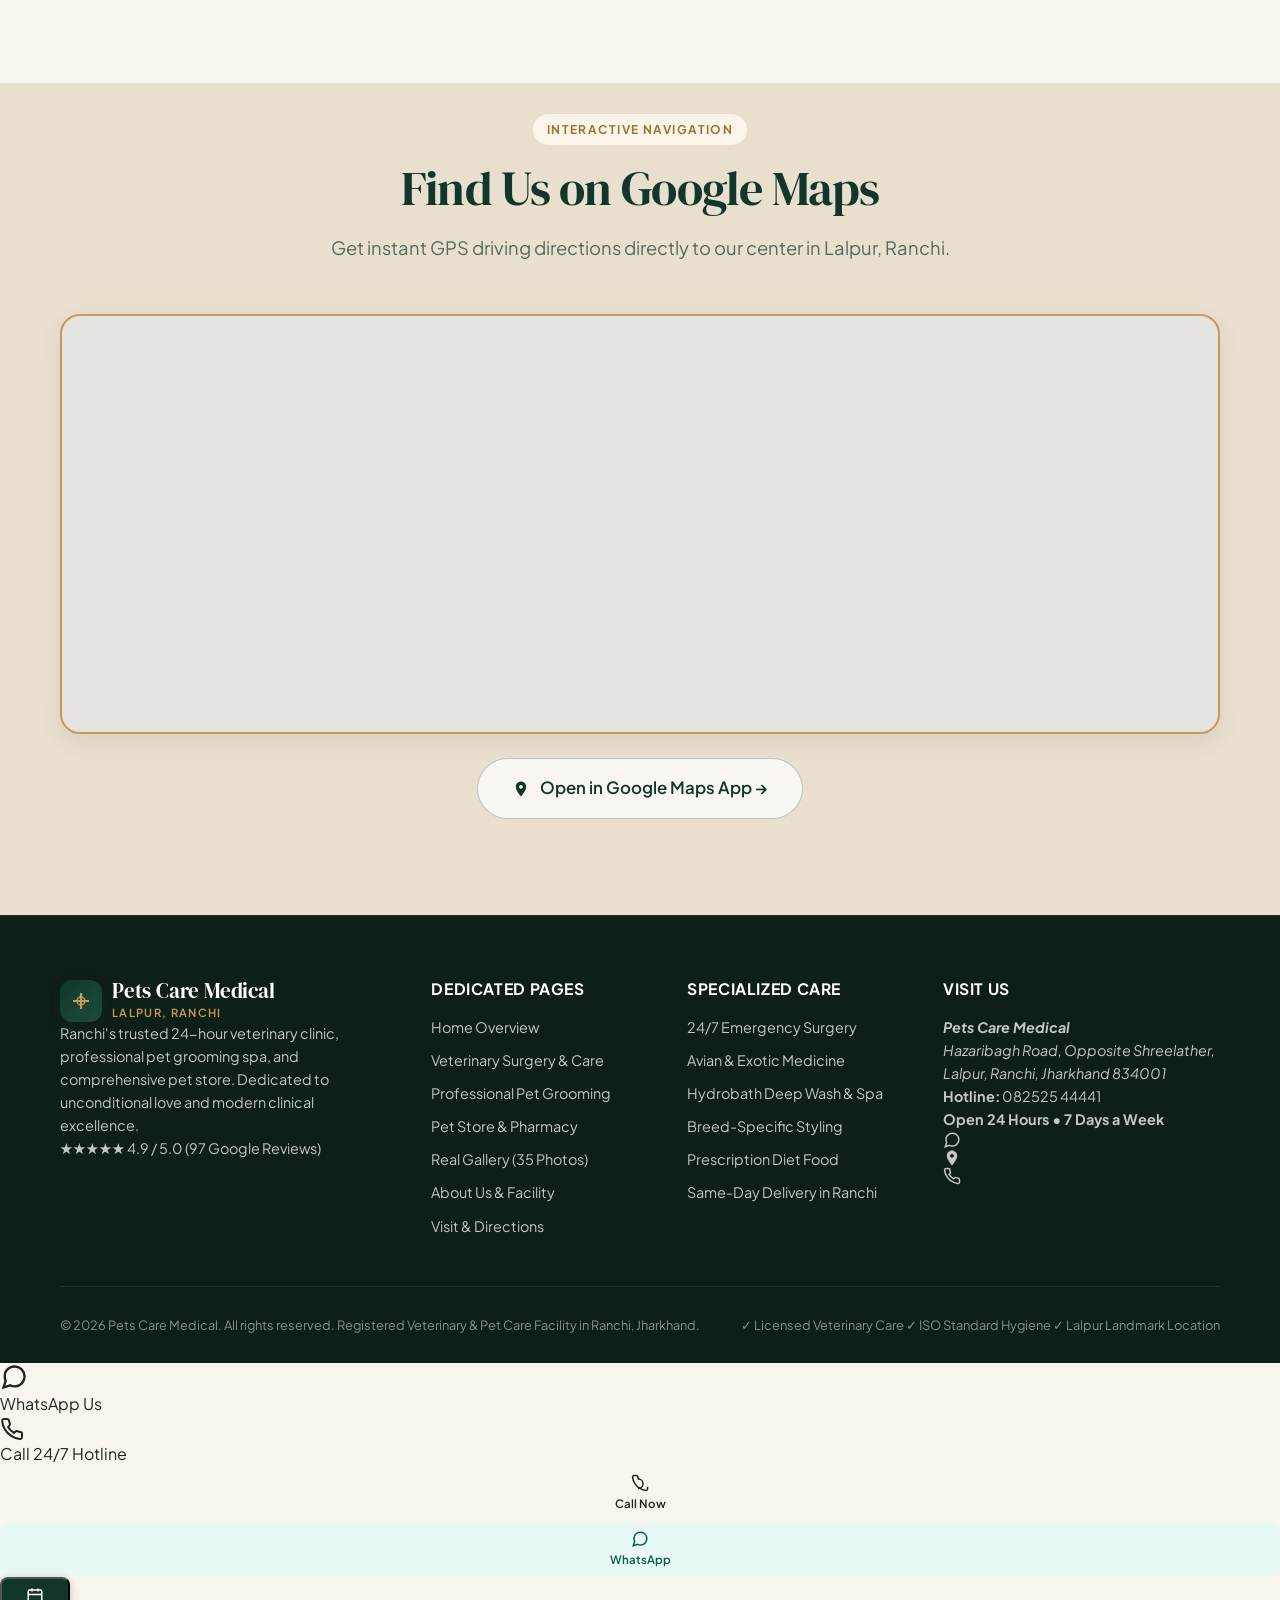
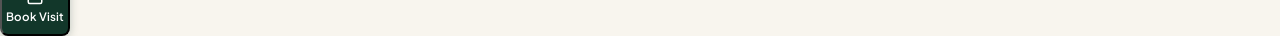
<file: contact.html>
<!DOCTYPE html>
<html lang="en">
<head>
  <meta charset="UTF-8">
  <meta name="viewport" content="width=device-width, initial-scale=1.0, viewport-fit=cover">
  
  <title>Contact &amp; Visit | Pets Care Medical Lalpur, Ranchi &bull; Open 24 Hours</title>
  <meta name="title" content="Contact &amp; Visit | Pets Care Medical Lalpur, Ranchi &bull; Open 24 Hours">
  <meta name="description" content="Contact Pets Care Medical on Hazaribagh Road, Lalpur, Ranchi. Call 082525 44441 for 24/7 emergency veterinary care, pet grooming appointments, or store delivery.">
  <meta name="keywords" content="contact pets care medical, pet clinic address lalpur ranchi, 24 hour vet phone ranchi, opposite shreelather hazaribagh road ranchi">
  <meta name="author" content="Pets Care Medical">
  <meta name="robots" content="index, follow">
  <link rel="canonical" href="https://petscaremedical.com/contact.html">

  <meta property="og:type" content="website">
  <meta property="og:url" content="https://petscaremedical.com/contact.html">
  <meta property="og:title" content="Contact &amp; Visit | Pets Care Medical Ranchi &bull; Open 24 Hours">
  <meta property="og:description" content="Visit our 24/7 veterinary clinic, pet grooming salon, and pet store on Hazaribagh Road, Lalpur, Ranchi.">
  <meta property="og:image" content="assets/real/real_02.jpg">

  <link rel="icon" type="image/svg+xml" href="favicon.svg">
  <link rel="apple-touch-icon" href="favicon.svg">
  <link rel="preconnect" href="https://fonts.googleapis.com">
  <link rel="preconnect" href="https://fonts.gstatic.com" crossorigin>
  <link href="https://fonts.googleapis.com/css2?family=DM+Serif+Display:ital@0;1&family=Plus+Jakarta+Sans:wght@300;400;500;600;700&display=swap" rel="stylesheet">
  <link rel="stylesheet" href="styles.css">

  <script type="application/ld+json">
  {
    "@context": "https://schema.org",
    "@type": "LocalBusiness",
    "name": "Pets Care Medical",
    "image": "assets/real/real_02.jpg",
    "telephone": "+918252544441",
    "url": "https://petscaremedical.com/contact.html",
    "address": {
      "@type": "PostalAddress",
      "streetAddress": "Hazaribagh Road, Opposite Shreelather, Lalpur",
      "addressLocality": "Ranchi",
      "addressRegion": "Jharkhand",
      "postalCode": "834001",
      "addressCountry": "IN"
    },
    "geo": {
      "@type": "GeoCoordinates",
      "latitude": 23.372,
      "longitude": 85.334
    },
    "openingHoursSpecification": {
      "@type": "OpeningHoursSpecification",
      "dayOfWeek": ["Monday", "Tuesday", "Wednesday", "Thursday", "Friday", "Saturday", "Sunday"],
      "opens": "00:00",
      "closes": "23:59"
    }
  }
  </script>
</head>
<body class="dept-page-body">
  <!-- Scroll Progress Bar Indicator -->
  <div class="scroll-progress-bar" id="scrollProgressBar" aria-hidden="true"></div>

  <!-- Subtle Luxury Desktop Cursor -->
  <div class="custom-cursor-dot" id="cursorDot" aria-hidden="true"></div>
  <div class="custom-cursor-ring" id="cursorRing" aria-hidden="true"></div>

  <!-- Site Preloader -->
  <div class="site-preloader" id="sitePreloader" aria-hidden="true">
    <div class="preloader-content">
      <div class="preloader-logo">
        <div class="preloader-symbol">
          <svg width="28" height="28" viewBox="0 0 24 24" fill="none" stroke="currentColor" stroke-width="2.2" stroke-linecap="round" stroke-linejoin="round">
            <path d="M12 4v16M4 12h16"></path>
            <circle cx="12" cy="12" r="4" fill="none" stroke="currentColor" stroke-width="1.5"></circle>
          </svg>
        </div>
        <div class="preloader-brand">Pets Care Medical</div>
        <div class="preloader-sub">Lalpur, Ranchi &bull; 24/7 Care</div>
      </div>
      <div class="preloader-track">
        <div class="preloader-bar"></div>
      </div>
    </div>
  </div>

  <a href="#contact-main" class="skip-link">Skip to main content</a>

    <!-- Top Announcement Bar -->
  <aside class="top-announcement" aria-label="Operating Hours & Emergency Hotline">
    <div class="container">
      <div class="announcement-item">
        <span class="announcement-badge">24/7 Available</span>
        <span>Open 24 Hours &bull; Emergency Veterinary Care &amp; Pet Essentials &bull; Lalpur, Ranchi</span>
      </div>
      <div class="announcement-links">
        <a href="tel:08252544441" class="announcement-link">
          <svg width="14" height="14" viewBox="0 0 24 24" fill="none" stroke="currentColor" stroke-width="2" stroke-linecap="round" stroke-linejoin="round"><path d="M22 16.92v3a2 2 0 0 1-2.18 2 19.79 19.79 0 0 1-8.63-3.07 19.5 19.5 0 0 1-6-6 19.79 19.79 0 0 1-3.07-8.67A2 2 0 0 1 4.11 2h3a2 2 0 0 1 2 1.72 12.84 12.84 0 0 0 .7 2.81 2 2 0 0 1-.45 2.11L8.09 9.91a16 16 0 0 0 6 6l1.27-1.27a2 2 0 0 1 2.11-.45 12.84 12.84 0 0 0 2.81.7A2 2 0 0 1 22 16.92z"></path></svg>
          082525 44441
        </a>
        <a href="https://wa.me/918252544441?text=Hi%20Pets%20Care%20Medical%2C%20I%20would%20like%20to%20inquire%20about%20pet%20services" target="_blank" rel="noopener noreferrer" class="announcement-link">
          <svg width="14" height="14" viewBox="0 0 24 24" fill="none" stroke="currentColor" stroke-width="2" stroke-linecap="round" stroke-linejoin="round"><path d="M21 11.5a8.38 8.38 0 0 1-.9 3.8 8.5 8.5 0 0 1-7.6 4.7 8.38 8.38 0 0 1-3.8-.9L3 21l1.9-5.7a8.38 8.38 0 0 1-.9-3.8 8.5 8.5 0 0 1 4.7-7.6 8.38 8.38 0 0 1 3.8-.9h.5a8.48 8.48 0 0 1 8 8v.5z"></path></svg>
          WhatsApp Us
        </a>
      </div>
    </div>
  </aside>

  <!-- Sticky Header / Navigation - Strictly One Line -->
  <header class="site-header" id="siteHeader">
    <div class="container">
      <div class="header-inner">
        <!-- Logo -->
        <a href="index.html" class="brand-logo" aria-label="Pets Care Medical Home">
          <div class="logo-symbol">
            <svg width="24" height="24" viewBox="0 0 24 24" fill="none" stroke="currentColor" stroke-width="2.2" stroke-linecap="round" stroke-linejoin="round">
              <path d="M12 4v16M4 12h16"></path>
              <circle cx="12" cy="12" r="4" fill="none" stroke="currentColor" stroke-width="1.5"></circle>
            </svg>
          </div>
          <div class="logo-text">
            <span class="logo-title">Pets Care Medical</span>
            <span class="logo-subtitle">Lalpur, Ranchi</span>
          </div>
        </a>

        <!-- Desktop Navigation Links - Strictly One Line -->
        <nav class="nav-desktop" aria-label="Primary Navigation">
          <a href="index.html" class="nav-link">Home</a>
          <a href="veterinary.html" class="nav-link">Veterinary Care</a>
          <a href="grooming.html" class="nav-link">Grooming</a>
          <a href="store.html" class="nav-link">Pet Store</a>
          <a href="gallery.html" class="nav-link">Gallery (35)</a>
          <a href="about.html" class="nav-link">Why Us</a>
          <a href="contact.html" class="nav-link active">Contact</a>
          
        </nav>

        <!-- Right Header CTAs -->
        <div class="header-actions">
          <a href="tel:08252544441" class="header-phone-link" aria-label="Call Pets Care Medical">
            <svg width="16" height="16" viewBox="0 0 24 24" fill="none" stroke="currentColor" stroke-width="2" stroke-linecap="round" stroke-linejoin="round"><path d="M22 16.92v3a2 2 0 0 1-2.18 2 19.79 19.79 0 0 1-8.63-3.07 19.5 19.5 0 0 1-6-6 19.79 19.79 0 0 1-3.07-8.67A2 2 0 0 1 4.11 2h3a2 2 0 0 1 2 1.72 12.84 12.84 0 0 0 .7 2.81 2 2 0 0 1-.45 2.11L8.09 9.91a16 16 0 0 0 6 6l1.27-1.27a2 2 0 0 1 2.11-.45 12.84 12.84 0 0 0 2.81.7A2 2 0 0 1 22 16.92z"></path></svg>
            <span>082525 44441</span>
          </a>
          <button type="button" class="btn btn-primary btn-sm header-cta-btn" data-open-modal="booking">
            <span>Book Appointment</span>
            <svg width="14" height="14" viewBox="0 0 24 24" fill="none" stroke="currentColor" stroke-width="2.5" stroke-linecap="round" stroke-linejoin="round"><line x1="5" y1="12" x2="19" y2="12"></line><polyline points="12 5 19 12 12 19"></polyline></svg>
          </button>
          <!-- Mobile Hamburger Toggle -->
          <button type="button" class="hamburger-btn" id="hamburgerBtn" aria-label="Open Navigation Menu" aria-expanded="false" aria-controls="mobileNavDrawer">
            <span class="hamburger-line"></span>
            <span class="hamburger-line"></span>
            <span class="hamburger-line"></span>
          </button>
        </div>
      </div>
    </div>
  </header>

  <!-- Mobile Navigation Drawer -->
  <div class="mobile-nav-backdrop" id="mobileNavBackdrop"></div>
  <aside class="mobile-nav-drawer" id="mobileNavDrawer" aria-label="Mobile Navigation">
    <div class="mobile-drawer-header">
      <div class="brand-logo">
        <div class="logo-symbol">
          <svg width="20" height="20" viewBox="0 0 24 24" fill="none" stroke="currentColor" stroke-width="2.2">
            <path d="M12 4v16M4 12h16"></path>
          </svg>
        </div>
        <div class="logo-text">
          <span class="logo-title">Pets Care Medical</span>
          <span class="logo-subtitle">Lalpur, Ranchi</span>
        </div>
      </div>
      <button type="button" class="drawer-close-btn" id="closeDrawerBtn" aria-label="Close Navigation Menu">
        <svg width="20" height="20" viewBox="0 0 24 24" fill="none" stroke="currentColor" stroke-width="2.2" stroke-linecap="round"><line x1="18" y1="6" x2="6" y2="18"></line><line x1="6" y1="6" x2="18" y2="18"></line></svg>
      </button>
    </div>

    <nav class="mobile-nav-list">
      <a href="index.html" class="mobile-nav-link">Home <span>&rarr;</span></a>
      <a href="veterinary.html" class="mobile-nav-link">Veterinary Care <span>&rarr;</span></a>
      <a href="grooming.html" class="mobile-nav-link">Grooming <span>&rarr;</span></a>
      <a href="store.html" class="mobile-nav-link">Pet Store <span>&rarr;</span></a>
      <a href="gallery.html" class="mobile-nav-link">Gallery (35) <span>&rarr;</span></a>
      <a href="about.html" class="mobile-nav-link">Why Us <span>&rarr;</span></a>
      <a href="contact.html" class="mobile-nav-link active">Contact <span>&rarr;</span></a>
      
    </nav>

    <div class="mobile-drawer-contact">
      <button type="button" class="btn btn-primary" data-open-modal="booking" style="width: 100%;">
        Book Appointment
      </button>
      <a href="https://wa.me/918252544441?text=Hi%20Pets%20Care%20Medical%2C%20I%20would%20like%20to%20inquire%20about%20pet%20services" target="_blank" rel="noopener noreferrer" class="btn btn-whatsapp" style="width: 100%;">
        <svg width="18" height="18" viewBox="0 0 24 24" fill="none" stroke="currentColor" stroke-width="2"><path d="M21 11.5a8.38 8.38 0 0 1-.9 3.8 8.5 8.5 0 0 1-7.6 4.7 8.38 8.38 0 0 1-3.8-.9L3 21l1.9-5.7a8.38 8.38 0 0 1-.9-3.8 8.5 8.5 0 0 1 4.7-7.6 8.38 8.38 0 0 1 3.8-.9h.5a8.48 8.48 0 0 1 8 8v.5z"></path></svg>
        WhatsApp Us
      </a>
      <a href="tel:08252544441" class="btn btn-secondary" style="width: 100%;">
        <svg width="16" height="16" viewBox="0 0 24 24" fill="none" stroke="currentColor" stroke-width="2"><path d="M22 16.92v3a2 2 0 0 1-2.18 2 19.79 19.79 0 0 1-8.63-3.07 19.5 19.5 0 0 1-6-6 19.79 19.79 0 0 1-3.07-8.67A2 2 0 0 1 4.11 2h3a2 2 0 0 1 2 1.72 12.84 12.84 0 0 0 .7 2.81 2 2 0 0 1-.45 2.11L8.09 9.91a16 16 0 0 0 6 6l1.27-1.27a2 2 0 0 1 2.11-.45 12.84 12.84 0 0 0 2.81.7A2 2 0 0 1 22 16.92z"></path></svg>
        Call 082525 44441
      </a>
    </div>
  </aside>

  <main id="contact-main">
    <!-- Dedicated Hero -->
    <section class="page-hero hero-contact">
      <div class="container">
        <div class="page-breadcrumb fade-in-up">
          <a href="index.html">Home</a>
          <span class="sep">/</span>
          <span>Contact &amp; Emergency Directions</span>
        </div>
        <div class="gallery-hero-badge fade-in-up" style="margin-bottom: 12px;">
          <span class="pulse-dot"></span>
          <span>Always Open &bull; 24 Hours Daily &bull; Lalpur, Ranchi</span>
        </div>
        <h1 class="page-hero-title fade-in-up">We Are Here for Your Pet<br>24 Hours a Day, 7 Days a Week</h1>
        <p class="page-hero-desc fade-in-up">
          Visit our modern clinic on Hazaribagh Road, opposite Shreelather in Lalpur, call our emergency hotline, or drop us a quick message on WhatsApp for instant veterinary support.
        </p>
        <div class="gallery-hero-stats fade-in-up">
          <div class="gallery-stat-pill">
            <svg width="16" height="16" viewBox="0 0 24 24" fill="none" stroke="currentColor" stroke-width="2"><path d="M22 16.92v3a2 2 0 0 1-2.18 2 19.79 19.79 0 0 1-8.63-3.07 19.5 19.5 0 0 1-6-6 19.79 19.79 0 0 1-3.07-8.67A2 2 0 0 1 4.11 2h3a2 2 0 0 1 2 1.72 12.84 12.84 0 0 0 .7 2.81 2 2 0 0 1-.45 2.11L8.09 9.91a16 16 0 0 0 6 6l1.27-1.27a2 2 0 0 1 2.11-.45 12.84 12.84 0 0 0 2.81.7A2 2 0 0 1 22 16.92z"></path></svg>
            <span>24/7 Hotline: 082525 44441</span>
          </div>
          <div class="gallery-stat-pill">
            <svg width="16" height="16" viewBox="0 0 24 24" fill="none" stroke="currentColor" stroke-width="2"><circle cx="12" cy="12" r="10"></circle><polyline points="12 6 12 12 16 14"></polyline></svg>
            <span>Open 24/7 Day &amp; Night</span>
          </div>
          <div class="gallery-stat-pill">
            <svg width="16" height="16" viewBox="0 0 24 24" fill="none" stroke="currentColor" stroke-width="2"><path d="M21 10c0 7-9 13-9 13s-9-6-9-13a9 9 0 0 1 18 0z"></path><circle cx="12" cy="10" r="3"></circle></svg>
            <span>Opposite Shreelather Landmark</span>
          </div>
          <div class="gallery-stat-pill">
            <svg width="16" height="16" viewBox="0 0 24 24" fill="none" stroke="currentColor" stroke-width="2"><rect x="1" y="3" width="15" height="13"></rect><polygon points="16 8 20 8 23 11 23 16 16 16 16 8"></polygon><circle cx="5.5" cy="18.5" r="2.5"></circle><circle cx="18.5" cy="18.5" r="2.5"></circle></svg>
            <span>Easy Pet Drop-Off Parking</span>
          </div>
        </div>
      </div>
    </section>

    <!-- Quick Contact Details Cards -->
    <div class="container">
      <div class="dept-stat-grid fade-in-up">
        <div class="dept-stat-card">
          <div class="dept-stat-icon-svg"><svg width="24" height="24" viewBox="0 0 24 24" fill="none" stroke="currentColor" stroke-width="2.2" stroke-linecap="round" stroke-linejoin="round"><path d="M22 16.92v3a2 2 0 0 1-2.18 2 19.79 19.79 0 0 1-8.63-3.07 19.5 19.5 0 0 1-6-6 19.79 19.79 0 0 1-3.07-8.67A2 2 0 0 1 4.11 2h3a2 2 0 0 1 2 1.72 12.84 12.84 0 0 0 .7 2.81 2 2 0 0 1-.45 2.11L8.09 9.91a16 16 0 0 0 6 6l1.27-1.27a2 2 0 0 1 2.11-.45 12.84 12.84 0 0 0 2.81.7A2 2 0 0 1 22 16.92z"/></svg></div>
          <div class="dept-stat-val" style="font-size: 1.15rem;"><a href="tel:08252544441" style="color: var(--color-primary); text-decoration: none;">082525 44441</a></div>
          <div class="dept-stat-label">24/7 Phone Hotline</div>
        </div>
        <div class="dept-stat-card">
          <div class="dept-stat-icon-svg"><svg width="24" height="24" viewBox="0 0 24 24" fill="none" stroke="currentColor" stroke-width="2.2" stroke-linecap="round" stroke-linejoin="round"><path d="M21 11.5a8.38 8.38 0 0 1-.9 3.8 8.5 8.5 0 0 1-7.6 4.7 8.38 8.38 0 0 1-3.8-.9L3 21l1.9-5.7a8.38 8.38 0 0 1-.9-3.8 8.5 8.5 0 0 1 4.7-7.6 8.38 8.38 0 0 1 3.8-.9h.5a8.48 8.48 0 0 1 8 8v.5z"/></svg></div>
          <div class="dept-stat-val" style="font-size: 1.15rem;"><a href="https://wa.me/918252544441" target="_blank" rel="noopener noreferrer" style="color: var(--color-primary); text-decoration: none;">WhatsApp Chat</a></div>
          <div class="dept-stat-label">Immediate Response</div>
        </div>
        <div class="dept-stat-card">
          <div class="dept-stat-icon-svg"><svg width="24" height="24" viewBox="0 0 24 24" fill="none" stroke="currentColor" stroke-width="2.2" stroke-linecap="round" stroke-linejoin="round"><path d="M21 10c0 7-9 13-9 13s-9-6-9-13a9 9 0 0 1 18 0z"/><circle cx="12" cy="10" r="3"/></svg></div>
          <div class="dept-stat-val" style="font-size: 1.15rem;">Opposite Shreelather</div>
          <div class="dept-stat-label">Hazaribagh Rd, Lalpur</div>
        </div>
        <div class="dept-stat-card">
          <div class="dept-stat-icon-svg"><svg width="24" height="24" viewBox="0 0 24 24" fill="none" stroke="currentColor" stroke-width="2.2" stroke-linecap="round" stroke-linejoin="round"><polygon points="1 6 1 22 8 18 16 22 23 18 23 2 16 6 8 2 1 6"/><line x1="8" y1="2" x2="8" y2="18"/><line x1="16" y1="6" x2="16" y2="22"/></svg></div>
          <div class="dept-stat-val" style="font-size: 1.15rem;">98CM+H2 Ranchi</div>
          <div class="dept-stat-label">Google Plus Code</div>
        </div>
      </div>
    </div>
    </div>

    <!-- Contact & Directions Layout Grid -->
    <section class="section" style="padding-top: 10px;">
      <div class="container">
        <div style="display: grid; grid-template-columns: repeat(auto-fit, minmax(320px, 1fr)); gap: 40px;">
          <!-- Left: Direct Booking & Message Form -->
          <div class="fade-in-up" style="background: #fff; border-radius: var(--radius-lg); padding: clamp(24px, 4vw, 36px); box-shadow: var(--shadow-sm); border: 1px solid var(--color-border);">
            <h3 style="font-family: var(--font-serif); font-size: 1.5rem; color: var(--color-primary-dark); margin-bottom: 8px;">
              Send an Inquiry or Book a Visit
            </h3>
            <p style="font-size: 0.88rem; color: var(--color-text-muted); margin-bottom: 24px;">
              Fill in your details and our team will immediately connect with you on WhatsApp.
            </p>

            <form id="contactPageForm">
              <div class="form-group">
                <label class="form-label">Pet Type</label>
                <div class="pet-selector-chips">
            <label class="pet-chip">
              <input type="radio" name="petType" value="Dog" checked>
              <div class="pet-chip-box">
                <span>Dog</span>
              </div>
            </label>
            <label class="pet-chip">
              <input type="radio" name="petType" value="Cat">
              <div class="pet-chip-box">
                <span>Cat</span>
              </div>
            </label>
            <label class="pet-chip">
              <input type="radio" name="petType" value="Other">
              <div class="pet-chip-box">
                <span>Other</span>
              </div>
            </label>
          </div>
        </div>

              <div class="form-row">
                <div class="form-group">
                  <label class="form-label" for="contactPetName">Pet Name</label>
                  <input type="text" id="contactPetName" class="form-control" placeholder="e.g. Bruno" required>
                </div>
                <div class="form-group">
                  <label class="form-label" for="contactService">Service Needed</label>
                  <select id="contactService" class="form-control">
                    <option value="Veterinary Consultation">Veterinary Consultation</option>
                    <option value="Emergency Treatment">Emergency Treatment (24 Hours)</option>
                    <option value="Full Pet Grooming">Full Pet Grooming &amp; Spa</option>
                    <option value="Hydrobath Wash">Hydrobath Wash</option>
                    <option value="Pet Pharmacy &amp; Diet">Pet Pharmacy &amp; Diet Order</option>
                    <option value="General Question">General Inquiry</option>
                  </select>
                </div>
              </div>

              <div class="form-row">
                <div class="form-group">
                  <label class="form-label" for="contactParentName">Pet Parent Name</label>
                  <input type="text" id="contactParentName" class="form-control" placeholder="Your Full Name" required>
                </div>
                <div class="form-group">
                  <label class="form-label" for="contactPhone">Mobile Number</label>
                  <input type="tel" id="contactPhone" class="form-control" placeholder="10-digit Mobile Number" required>
                </div>
              </div>

              <div class="form-group">
                <label class="form-label" for="contactMessage">Message or Symptoms</label>
                <textarea id="contactMessage" class="form-control" rows="3" placeholder="Tell us how we can help your pet..."></textarea>
              </div>

              <button type="submit" class="btn btn-primary btn-lg" style="width: 100%;">
                <span>Send via WhatsApp to 082525 44441</span>
                <svg width="18" height="18" viewBox="0 0 24 24" fill="none" stroke="currentColor" stroke-width="2"><path d="M21 11.5a8.38 8.38 0 0 1-.9 3.8 8.5 8.5 0 0 1-7.6 4.7 8.38 8.38 0 0 1-3.8-.9L3 21l1.9-5.7a8.38 8.38 0 0 1-.9-3.8 8.5 8.5 0 0 1 4.7-7.6 8.38 8.38 0 0 1 3.8-.9h.5a8.48 8.48 0 0 1 8 8v.5z"></path></svg>
              </button>
            </form>
          </div>

          <!-- Right: Location Details & Directions -->
          <div class="fade-in-up" style="display: flex; flex-direction: column; gap: 20px;">
            <div style="background: #fff; border-radius: var(--radius-lg); padding: 28px; box-shadow: var(--shadow-sm); border: 1px solid var(--color-border);">
              <span class="section-tag" style="margin-bottom: 8px;">Landmark Destination</span>
              <h3 style="font-family: var(--font-serif); font-size: 1.4rem; color: var(--color-primary-dark); margin-bottom: 12px;">
                How to Reach Pets Care Medical
              </h3>
              <address style="font-style: normal; font-size: 0.94rem; line-height: 1.6; color: var(--color-text); margin-bottom: 16px;">
                <strong>Pets Care Medical</strong><br>
                Hazaribagh Road, Opposite Shreelather,<br>
                Lalpur, Ranchi, Jharkhand 834001
              </address>
              <div style="border-top: 1px solid var(--color-border-subtle); padding-top: 14px;">
                <h5 style="color: var(--color-primary); margin-bottom: 8px; font-size: 0.88rem; text-transform: uppercase; letter-spacing: 0.05em;">Easy Neighborhood Access:</h5>
                <ul style="list-style: none; padding: 0; margin: 0; display: flex; flex-direction: column; gap: 8px; font-size: 0.85rem; color: var(--color-text-muted);">
                  <li><span style="color: var(--color-accent-dark); font-weight: bold;">&#10148;</span> <strong>From Lalpur Chowk:</strong> 2 minutes drive down Hazaribagh Road on your right.</li>
                  <li><span style="color: var(--color-accent-dark); font-weight: bold;">&#10148;</span> <strong>From Circular Road / Dangratoli:</strong> 5 to 7 minutes drive through Lalpur intersection.</li>
                  <li><span style="color: var(--color-accent-dark); font-weight: bold;">&#10148;</span> <strong>From Morabadi &amp; Kutchery:</strong> 8 to 10 minutes via Bariatu / Circular Road.</li>
                  <li><span style="color: var(--color-accent-dark); font-weight: bold;">&#10148;</span> <strong>Landmark:</strong> Directly opposite the prominent Shreelather showroom.</li>
                </ul>
              </div>
            </div>

            <!-- Front Store Real Image Card -->
            <div style="border-radius: var(--radius-lg); overflow: hidden; box-shadow: var(--shadow-sm); border: 1px solid var(--color-border); position: relative;">
              <img src="assets/real/real_02.jpg" alt="Pets Care Medical Storefront Lalpur Ranchi" style="width: 100%; height: 220px; object-fit: cover; display: block;">
              <div style="position: absolute; bottom: 0; left: 0; right: 0; background: linear-gradient(to top, rgba(18, 55, 42, 0.95), transparent); padding: 20px 16px 12px 16px; color: #fff;">
                <strong style="font-size: 0.88rem; color: var(--color-accent-light); display: block;">Storefront &amp; Welcome Lounge</strong>
                <span style="font-size: 0.78rem; opacity: 0.9;">Look for our illuminated green branding opposite Shreelather on Hazaribagh Road.</span>
              </div>
            </div>
          </div>
        </div>
      </div>
    </section>

    <!-- Google Map Embed Section -->
    <section class="section section-alt" style="padding-top: 30px;">
      <div class="container">
        <div class="section-header fade-in-up">
          <span class="section-tag">Interactive Navigation</span>
          <h2>Find Us on Google Maps</h2>
          <p>Get instant GPS driving directions directly to our center in Lalpur, Ranchi.</p>
        </div>

        <div class="fade-in-up" style="border-radius: var(--radius-lg); overflow: hidden; box-shadow: var(--shadow-md); border: 2px solid var(--color-accent); height: 420px; background: #e5e3df;">
          <iframe 
            src="https://maps.google.com/maps?q=Pets+Care+Medical+Lalpur+Ranchi&t=&z=15&ie=UTF8&iwloc=&output=embed" 
            width="100%" 
            height="100%" 
            style="border:0;" 
            allowfullscreen="" 
            loading="lazy" 
            referrerpolicy="no-referrer-when-downgrade"
            title="Pets Care Medical Location Map">
          </iframe>
        </div>

        <div style="text-align: center; margin-top: 24px;">
          <a href="https://www.google.com/maps/search/?api=1&query=Pets+Care+Medical+Lalpur+Ranchi" target="_blank" rel="noopener noreferrer" class="btn btn-secondary btn-lg">
            <svg width="18" height="18" viewBox="0 0 24 24" fill="currentColor"><path d="M12 2C8.13 2 5 5.13 5 9c0 5.25 7 13 7 13s7-7.75 7-13c0-3.87-3.13-7-7-7zm0 9.5c-1.38 0-2.5-1.12-2.5-2.5s1.12-2.5 2.5-2.5 2.5 1.12 2.5 2.5-1.12 2.5-2.5 2.5z"/></svg>
            <span>Open in Google Maps App &rarr;</span>
          </a>
        </div>
      </div>
    </section>
  </main>

  <script>
    // Handle Contact Page Inline Form
    document.addEventListener('DOMContentLoaded', () => {
      const contactForm = document.getElementById('contactPageForm');
      if (contactForm) {
        contactForm.addEventListener('submit', (e) => {
          e.preventDefault();
          const petType = document.querySelector('input[name="contactPetType"]:checked')?.value || 'Pet';
          const petName = document.getElementById('contactPetName')?.value.trim() || 'My Pet';
          const service = document.getElementById('contactService')?.value || 'General Inquiry';
          const parentName = document.getElementById('contactParentName')?.value.trim() || 'Pet Parent';
          const phone = document.getElementById('contactPhone')?.value.trim() || '';
          const message = document.getElementById('contactMessage')?.value.trim() || '';

          let text = *Inquiry - Pets Care Medical (Lalpur, Ranchi)*\n\n;
          text += `*Pet Type:*` \n;
          text += `*Pet Name:*` \n;
          text += `*Service:*` \n;
          text += `*Parent:*`  ()\n;
          if (message) text += `*Message:*` \n;
          text += \n_Sent via Contact Page_;

          const url = https://wa.me/918252544441?text=;
          window.open(url, '_blank');
        });
      }
    });
  </script>

    <!-- Global Footer -->
  <footer class="site-footer" role="contentinfo">
    <div class="container">
      <div class="footer-grid">
        <div class="footer-col footer-col-brand">
          <div class="brand-logo footer-logo">
            <div class="logo-symbol">
              <svg width="24" height="24" viewBox="0 0 24 24" fill="none" stroke="currentColor" stroke-width="2.2">
                <path d="M12 4v16M4 12h16"></path>
                <circle cx="12" cy="12" r="4" fill="none" stroke="currentColor" stroke-width="1.5"></circle>
              </svg>
            </div>
            <div class="logo-text">
              <span class="logo-title" style="color: #fff;">Pets Care Medical</span>
              <span class="logo-subtitle" style="color: var(--color-accent);">Lalpur, Ranchi</span>
            </div>
          </div>
          <p class="footer-desc">
            Ranchi's trusted 24-hour veterinary clinic, professional pet grooming spa, and comprehensive pet store. Dedicated to unconditional love and modern clinical excellence.
          </p>
          <div class="footer-rating-pill">
            <span class="stars">&#9733;&#9733;&#9733;&#9733;&#9733;</span>
            <span class="score">4.9 / 5.0</span>
            <span class="based-on">(97 Google Reviews)</span>
          </div>
        </div>

        <div class="footer-col">
          <h4 class="footer-heading">Dedicated Pages</h4>
          <ul class="footer-links">
            <li><a href="index.html">Home Overview</a></li>
            <li><a href="veterinary.html">Veterinary Surgery &amp; Care</a></li>
            <li><a href="grooming.html">Professional Pet Grooming</a></li>
            <li><a href="store.html">Pet Store &amp; Pharmacy</a></li>
            <li><a href="gallery.html">Real Gallery (35 Photos)</a></li>
            <li><a href="about.html">About Us &amp; Facility</a></li>
            <li><a href="contact.html">Visit &amp; Directions</a></li>
          </ul>
        </div>

        <div class="footer-col">
          <h4 class="footer-heading">Specialized Care</h4>
          <ul class="footer-links">
            <li><a href="veterinary.html">24/7 Emergency Surgery</a></li>
            <li><a href="veterinary.html">Avian &amp; Exotic Medicine</a></li>
            <li><a href="grooming.html">Hydrobath Deep Wash &amp; Spa</a></li>
            <li><a href="grooming.html">Breed-Specific Styling</a></li>
            <li><a href="store.html">Prescription Diet Food</a></li>
            <li><a href="store.html">Same-Day Delivery in Ranchi</a></li>
          </ul>
        </div>

        <div class="footer-col footer-col-contact">
          <h4 class="footer-heading">Visit Us</h4>
          <address class="footer-address">
            <strong>Pets Care Medical</strong><br>
            Hazaribagh Road, Opposite Shreelather,<br>
            Lalpur, Ranchi, Jharkhand 834001
          </address>
          <p class="footer-phone">
            <strong>Hotline:</strong> <a href="tel:08252544441">082525 44441</a>
          </p>
          <p class="footer-hours">
            <span class="pulse-dot"></span>
            <strong>Open 24 Hours &bull; 7 Days a Week</strong>
          </p>
          <div class="footer-socials">
            <a href="https://wa.me/918252544441" target="_blank" rel="noopener noreferrer" class="social-icon-link" aria-label="WhatsApp">
              <svg width="18" height="18" viewBox="0 0 24 24" fill="none" stroke="currentColor" stroke-width="2"><path d="M21 11.5a8.38 8.38 0 0 1-.9 3.8 8.5 8.5 0 0 1-7.6 4.7 8.38 8.38 0 0 1-3.8-.9L3 21l1.9-5.7a8.38 8.38 0 0 1-.9-3.8 8.5 8.5 0 0 1 4.7-7.6 8.38 8.38 0 0 1 3.8-.9h.5a8.48 8.48 0 0 1 8 8v.5z"></path></svg>
            </a>
            <a href="https://www.google.com/maps/search/?api=1&query=Pets+Care+Medical+Lalpur+Ranchi" target="_blank" rel="noopener noreferrer" class="social-icon-link" aria-label="Google Maps">
              <svg width="18" height="18" viewBox="0 0 24 24" fill="currentColor"><path d="M12 2C8.13 2 5 5.13 5 9c0 5.25 7 13 7 13s7-7.75 7-13c0-3.87-3.13-7-7-7zm0 9.5c-1.38 0-2.5-1.12-2.5-2.5s1.12-2.5 2.5-2.5 2.5 1.12 2.5 2.5-1.12 2.5-2.5 2.5z"/></svg>
            </a>
            <a href="tel:08252544441" class="social-icon-link" aria-label="Telephone">
              <svg width="18" height="18" viewBox="0 0 24 24" fill="none" stroke="currentColor" stroke-width="2"><path d="M22 16.92v3a2 2 0 0 1-2.18 2 19.79 19.79 0 0 1-8.63-3.07 19.5 19.5 0 0 1-6-6 19.79 19.79 0 0 1-3.07-8.67A2 2 0 0 1 4.11 2h3a2 2 0 0 1 2 1.72 12.84 12.84 0 0 0 .7 2.81 2 2 0 0 1-.45 2.11L8.09 9.91a16 16 0 0 0 6 6l1.27-1.27a2 2 0 0 1 2.11-.45 12.84 12.84 0 0 0 2.81.7A2 2 0 0 1 22 16.92z"></path></svg>
            </a>
          </div>
        </div>
      </div>

      <div class="footer-bottom">
        <div class="footer-legal">
          <p>&copy; <span id="year">2026</span> Pets Care Medical. All rights reserved. Registered Veterinary &amp; Pet Care Facility in Ranchi, Jharkhand.</p>
        </div>
        <div class="footer-badges">
          <span class="footer-trust-tag">&#10003; Licensed Veterinary Care</span>
          <span class="footer-trust-tag">&#10003; ISO Standard Hygiene</span>
          <span class="footer-trust-tag">&#10003; Lalpur Landmark Location</span>
        </div>
      </div>
    </div>
  </footer>

  <!-- Floating Sticky Action Buttons -->
  <div class="floating-actions" aria-label="Quick Communication">
    <a href="https://wa.me/918252544441?text=Hi%20Pets%20Care%20Medical%2C%20I%20would%20like%20to%20inquire" target="_blank" rel="noopener noreferrer" class="floating-btn floating-whatsapp" aria-label="Chat on WhatsApp">
      <svg width="28" height="28" viewBox="0 0 24 24" fill="none" stroke="currentColor" stroke-width="2"><path d="M21 11.5a8.38 8.38 0 0 1-.9 3.8 8.5 8.5 0 0 1-7.6 4.7 8.38 8.38 0 0 1-3.8-.9L3 21l1.9-5.7a8.38 8.38 0 0 1-.9-3.8 8.5 8.5 0 0 1 4.7-7.6 8.38 8.38 0 0 1 3.8-.9h.5a8.48 8.48 0 0 1 8 8v.5z"></path></svg>
      <span class="floating-tooltip">WhatsApp Us</span>
    </a>
    <a href="tel:08252544441" class="floating-btn floating-call" aria-label="Call Pets Care Medical 24 Hours">
      <svg width="24" height="24" viewBox="0 0 24 24" fill="none" stroke="currentColor" stroke-width="2"><path d="M22 16.92v3a2 2 0 0 1-2.18 2 19.79 19.79 0 0 1-8.63-3.07 19.5 19.5 0 0 1-6-6 19.79 19.79 0 0 1-3.07-8.67A2 2 0 0 1 4.11 2h3a2 2 0 0 1 2 1.72 12.84 12.84 0 0 0 .7 2.81 2 2 0 0 1-.45 2.11L8.09 9.91a16 16 0 0 0 6 6l1.27-1.27a2 2 0 0 1 2.11-.45 12.84 12.84 0 0 0 2.81.7A2 2 0 0 1 22 16.92z"></path></svg>
      <span class="floating-tooltip">Call 24/7 Hotline</span>
    </a>
  </div>

  <!-- Mobile Bottom Sticky Conversion Bar -->
  <aside class="mobile-sticky-bar" aria-label="Mobile Quick Booking and Emergency Actions">
    <a href="tel:08252544441" class="mobile-action-btn btn-call-bar" aria-label="Call Emergency Line">
      <svg width="18" height="18" viewBox="0 0 24 24" fill="none" stroke="currentColor" stroke-width="2"><path d="M22 16.92v3a2 2 0 0 1-2.18 2 19.79 19.79 0 0 1-8.63-3.07 19.5 19.5 0 0 1-6-6 19.79 19.79 0 0 1-3.07-8.67A2 2 0 0 1 4.11 2h3a2 2 0 0 1 2 1.72 12.84 12.84 0 0 0 .7 2.81 2 2 0 0 1-.45 12.84 12.84 0 0 0 2.81.7A2 2 0 0 1 22 16.92z"></path></svg>
      <span>Call Now</span>
    </a>
    <a href="https://wa.me/918252544441?text=Hi%20Pets%20Care%20Medical%2C%20I%20would%20like%20to%20inquire" target="_blank" rel="noopener noreferrer" class="mobile-action-btn btn-whatsapp-bar" aria-label="WhatsApp Consultation">
      <svg width="18" height="18" viewBox="0 0 24 24" fill="none" stroke="currentColor" stroke-width="2"><path d="M21 11.5a8.38 8.38 0 0 1-.9 3.8 8.5 8.5 0 0 1-7.6 4.7 8.38 8.38 0 0 1-3.8-.9L3 21l1.9-5.7a8.38 8.38 0 0 1-.9-3.8 8.5 8.5 0 0 1 4.7-7.6 8.38 8.38 0 0 1 3.8-.9h.5a8.48 8.48 0 0 1 8 8v.5z"></path></svg>
      <span>WhatsApp</span>
    </a>
    <button type="button" class="mobile-action-btn btn-book-bar" data-open-modal="booking" aria-label="Book Appointment">
      <svg width="18" height="18" viewBox="0 0 24 24" fill="none" stroke="currentColor" stroke-width="2"><rect x="3" y="4" width="18" height="18" rx="2" ry="2"></rect><line x1="16" y1="2" x2="16" y2="6"></line><line x1="8" y1="2" x2="8" y2="6"></line><line x1="3" y1="10" x2="21" y2="10"></line></svg>
      <span>Book Visit</span>
    </button>
  </aside>

  <!-- Interactive Appointment Modal -->
  <div class="modal-overlay" id="bookingModal" role="dialog" aria-modal="true" aria-labelledby="modalTitle">
    <div class="modal-window">
      <div class="modal-header">
        <h3 id="modalTitle">Book an Appointment</h3>
        <button type="button" class="modal-close-btn" id="closeBookingModal" aria-label="Close Appointment Modal">
          <svg width="20" height="20" viewBox="0 0 24 24" fill="none" stroke="currentColor" stroke-width="2"><line x1="18" y1="6" x2="6" y2="18"></line><line x1="6" y1="6" x2="18" y2="18"></line></svg>
        </button>
      </div>

      <form id="bookingForm">
        <div class="form-group">
          <label class="form-label">Pet Type</label>
          <div class="pet-selector-chips">
            <label class="pet-chip">
              <input type="radio" name="petType" value="Dog" checked>
              <div class="pet-chip-box">
                <span>Dog</span>
              </div>
            </label>
            <label class="pet-chip">
              <input type="radio" name="petType" value="Cat">
              <div class="pet-chip-box">
                <span>Cat</span>
              </div>
            </label>
            <label class="pet-chip">
              <input type="radio" name="petType" value="Other">
              <div class="pet-chip-box">
                <span>Other</span>
              </div>
            </label>
          </div>
        </div>

        <div class="form-row">
          <div class="form-group">
            <label class="form-label" for="petName">Pet Name</label>
            <input type="text" id="petName" class="form-control" placeholder="e.g. Bruno / Bella" required>
          </div>
          <div class="form-group">
            <label class="form-label" for="modalService">Service Required</label>
            <select id="modalService" class="form-control">
              <option value="Veterinary Consultation">Veterinary Consultation</option>
              <option value="Pet Vaccination">Pet Vaccination</option>
              <option value="Preventive Care">Preventive Checkup</option>
              <option value="Full Pet Grooming">Full Pet Grooming</option>
              <option value="Bath & Cleaning">Bath &amp; Cleaning</option>
              <option value="Nail & Hygiene Care">Nail &amp; Hygiene Care</option>
              <option value="Pet Medical & Wellness">Medical &amp; Pharmacy</option>
              <option value="Store Order & Pickup">Store Order &amp; Pickup</option>
            </select>
          </div>
        </div>

        <div class="form-row">
          <div class="form-group">
            <label class="form-label" for="modalDate">Preferred Date</label>
            <input type="date" id="modalDate" class="form-control" required>
          </div>
          <div class="form-group">
            <label class="form-label" for="modalTime">Preferred Time</label>
            <select id="modalTime" class="form-control">
              <option value="Morning (9 AM - 12 PM)">Morning (9 AM - 12 PM)</option>
              <option value="Afternoon (12 PM - 4 PM)">Afternoon (12 PM - 4 PM)</option>
              <option value="Evening (4 PM - 8 PM)">Evening (4 PM - 8 PM)</option>
              <option value="Night / 24-Hour Urgent Care">Night / Urgent Care (24 Hours)</option>
            </select>
          </div>
        </div>

        <div class="form-group">
          <label class="form-label" for="parentName">Pet Parent Name &amp; Contact Number</label>
          <input type="text" id="parentName" class="form-control" placeholder="Your Name & Mobile Number" required>
        </div>

        <div class="form-group">
          <label class="form-label" for="modalNotes">Any specific symptoms or requirements?</label>
          <textarea id="modalNotes" class="form-control" rows="2" placeholder="e.g. Urgent checkup or booking request"></textarea>
        </div>

        <button type="submit" class="btn btn-primary btn-lg" style="width: 100%;">
          <span>Confirm &amp; Send on WhatsApp</span>
          <svg width="18" height="18" viewBox="0 0 24 24" fill="none" stroke="currentColor" stroke-width="2"><path d="M21 11.5a8.38 8.38 0 0 1-.9 3.8 8.5 8.5 0 0 1-7.6 4.7 8.38 8.38 0 0 1-3.8-.9L3 21l1.9-5.7a8.38 8.38 0 0 1-.9-3.8 8.5 8.5 0 0 1 4.7-7.6 8.38 8.38 0 0 1 3.8-.9h.5a8.48 8.48 0 0 1 8 8v.5z"></path></svg>
        </button>
      </form>
    </div>
  </div>

  <!-- Toast Notification Feedback -->
  <div class="toast-notice" id="toastNotice" role="status" aria-live="polite"></div>

  <!-- JavaScript -->
  <script src="script.js"></script>
</body>
</html>
</file>
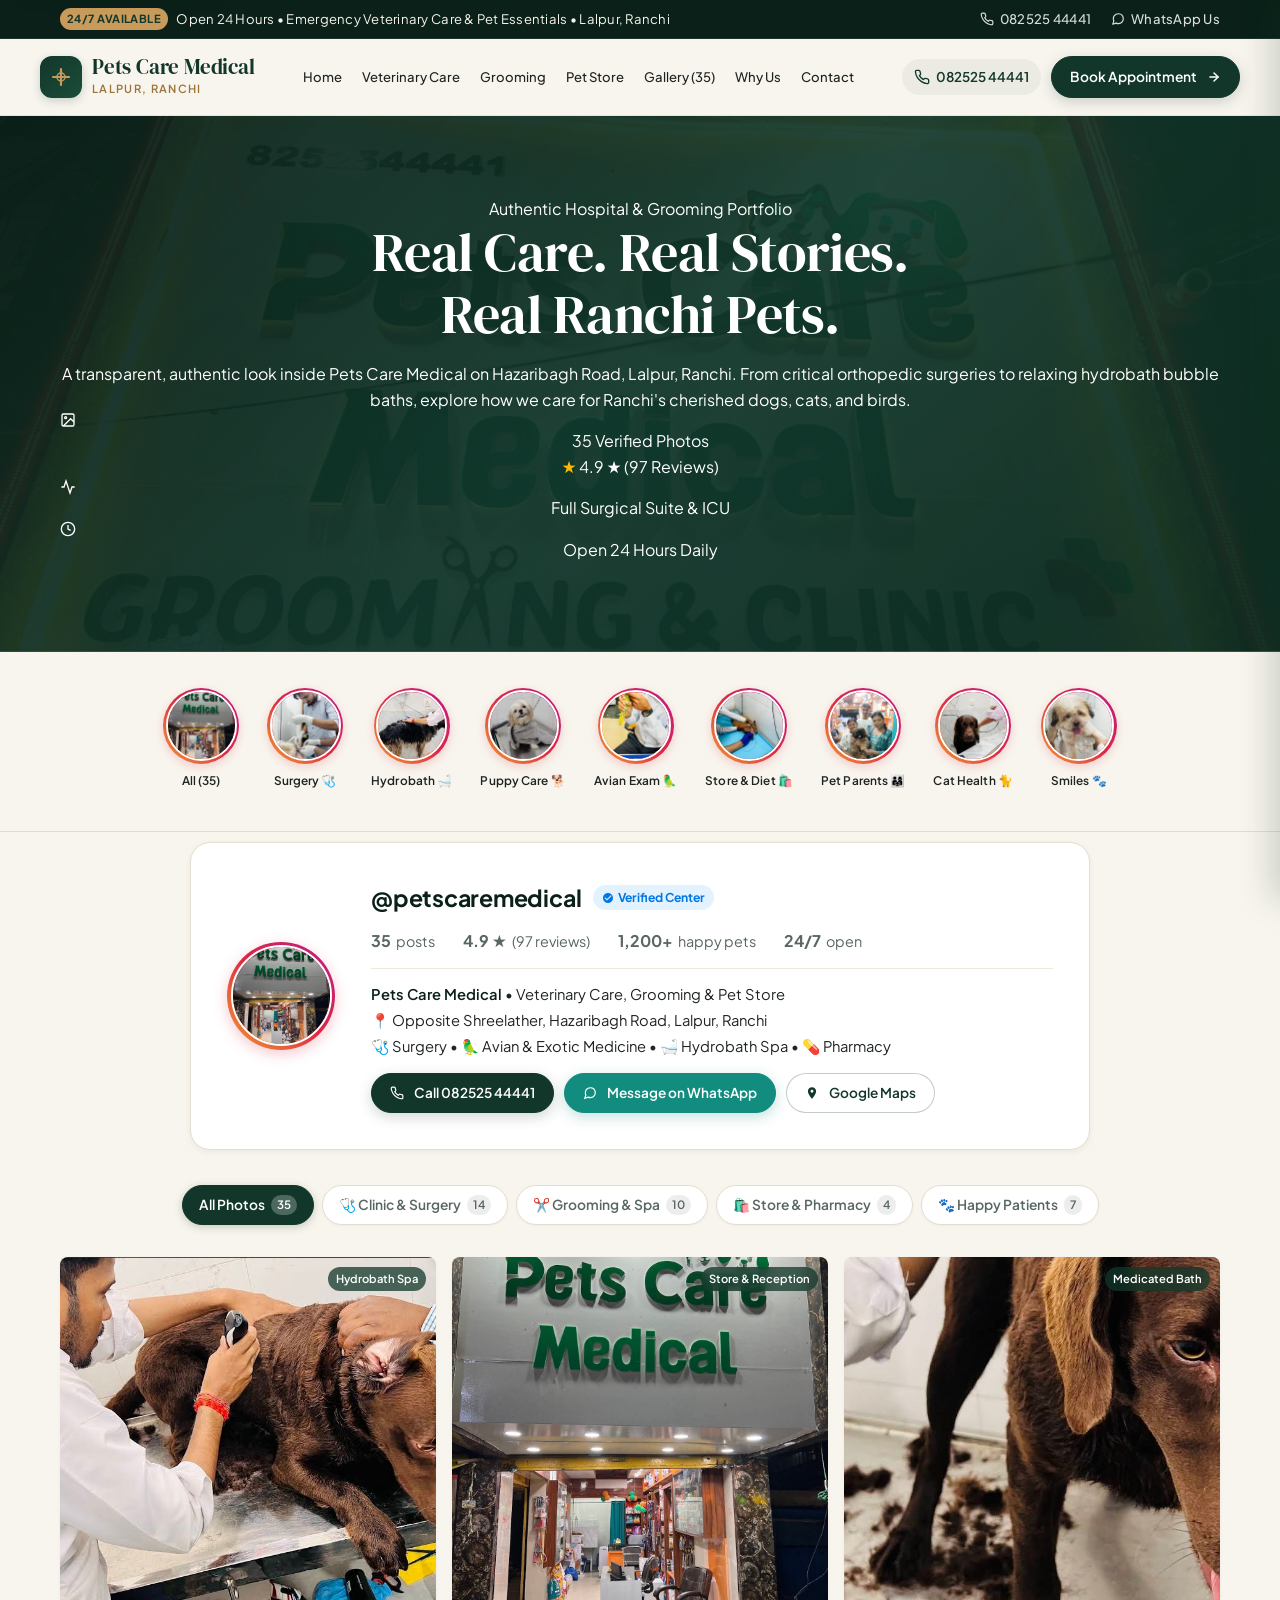
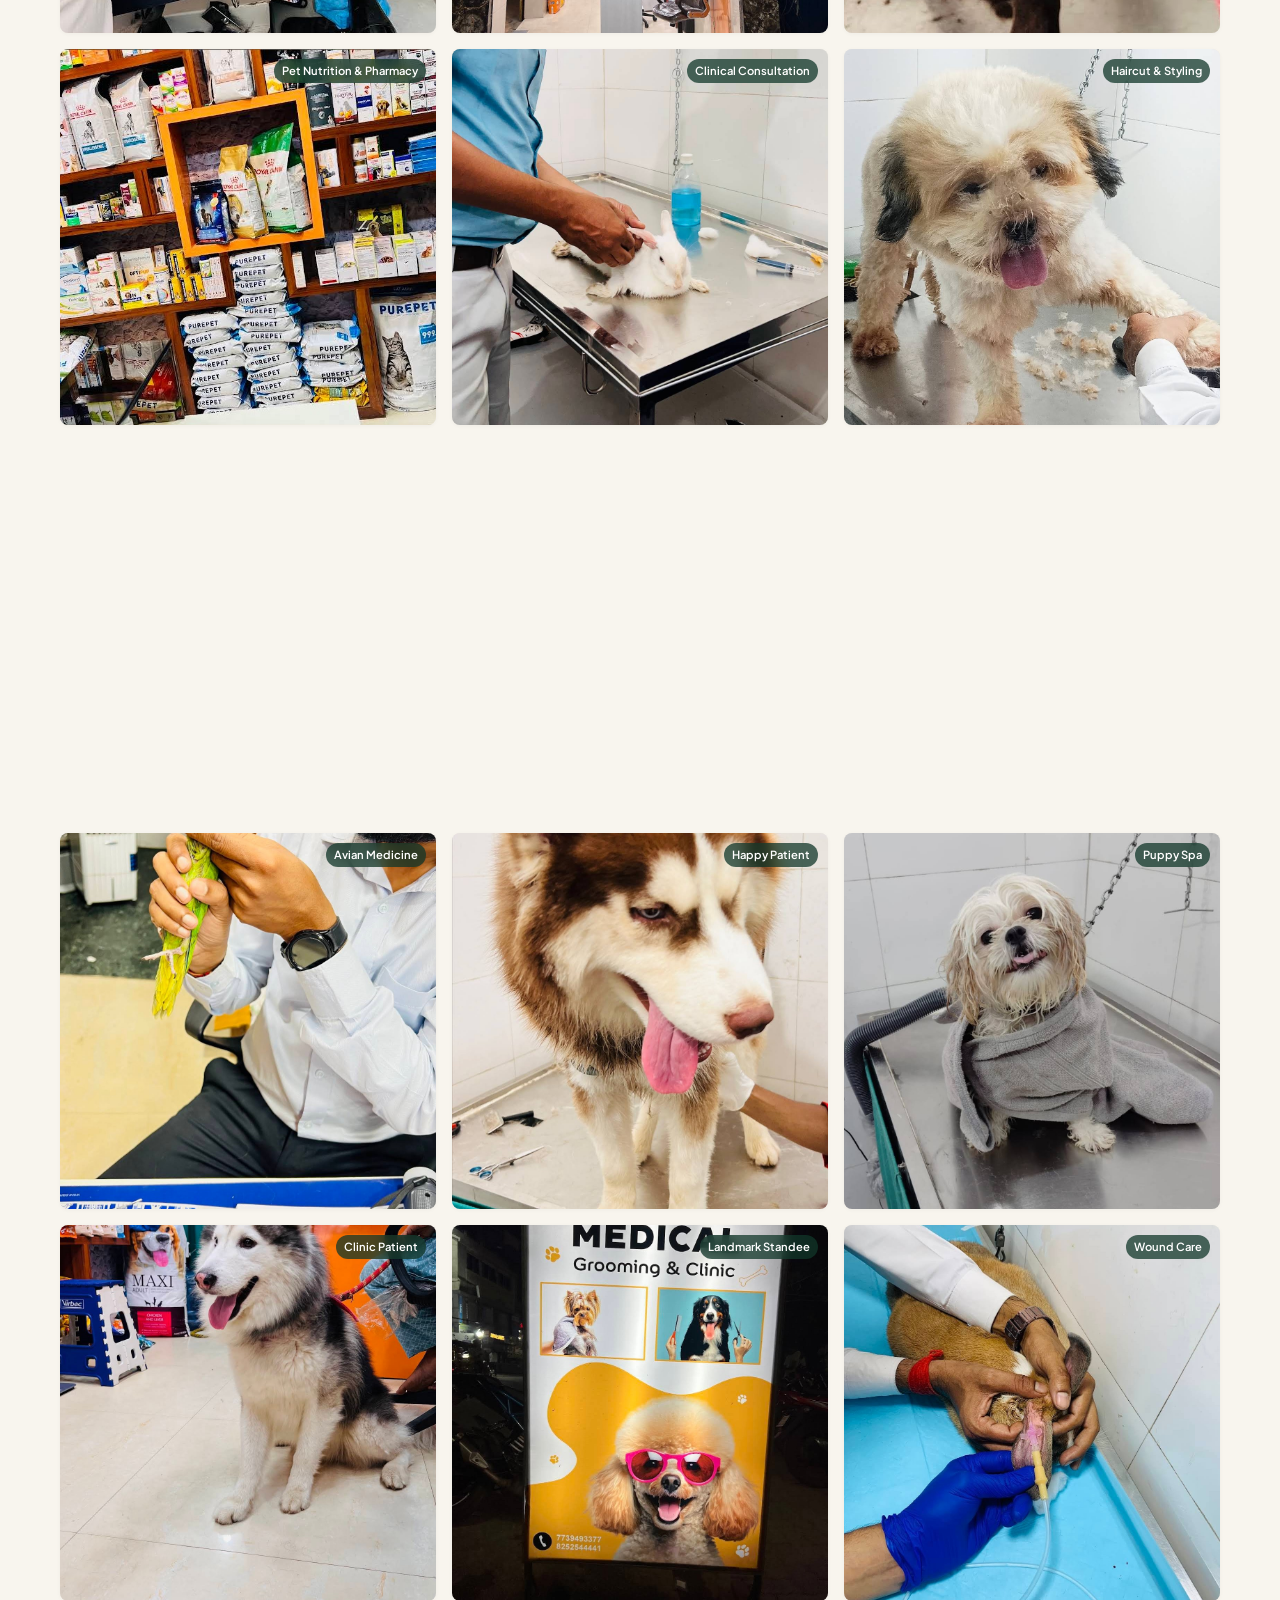
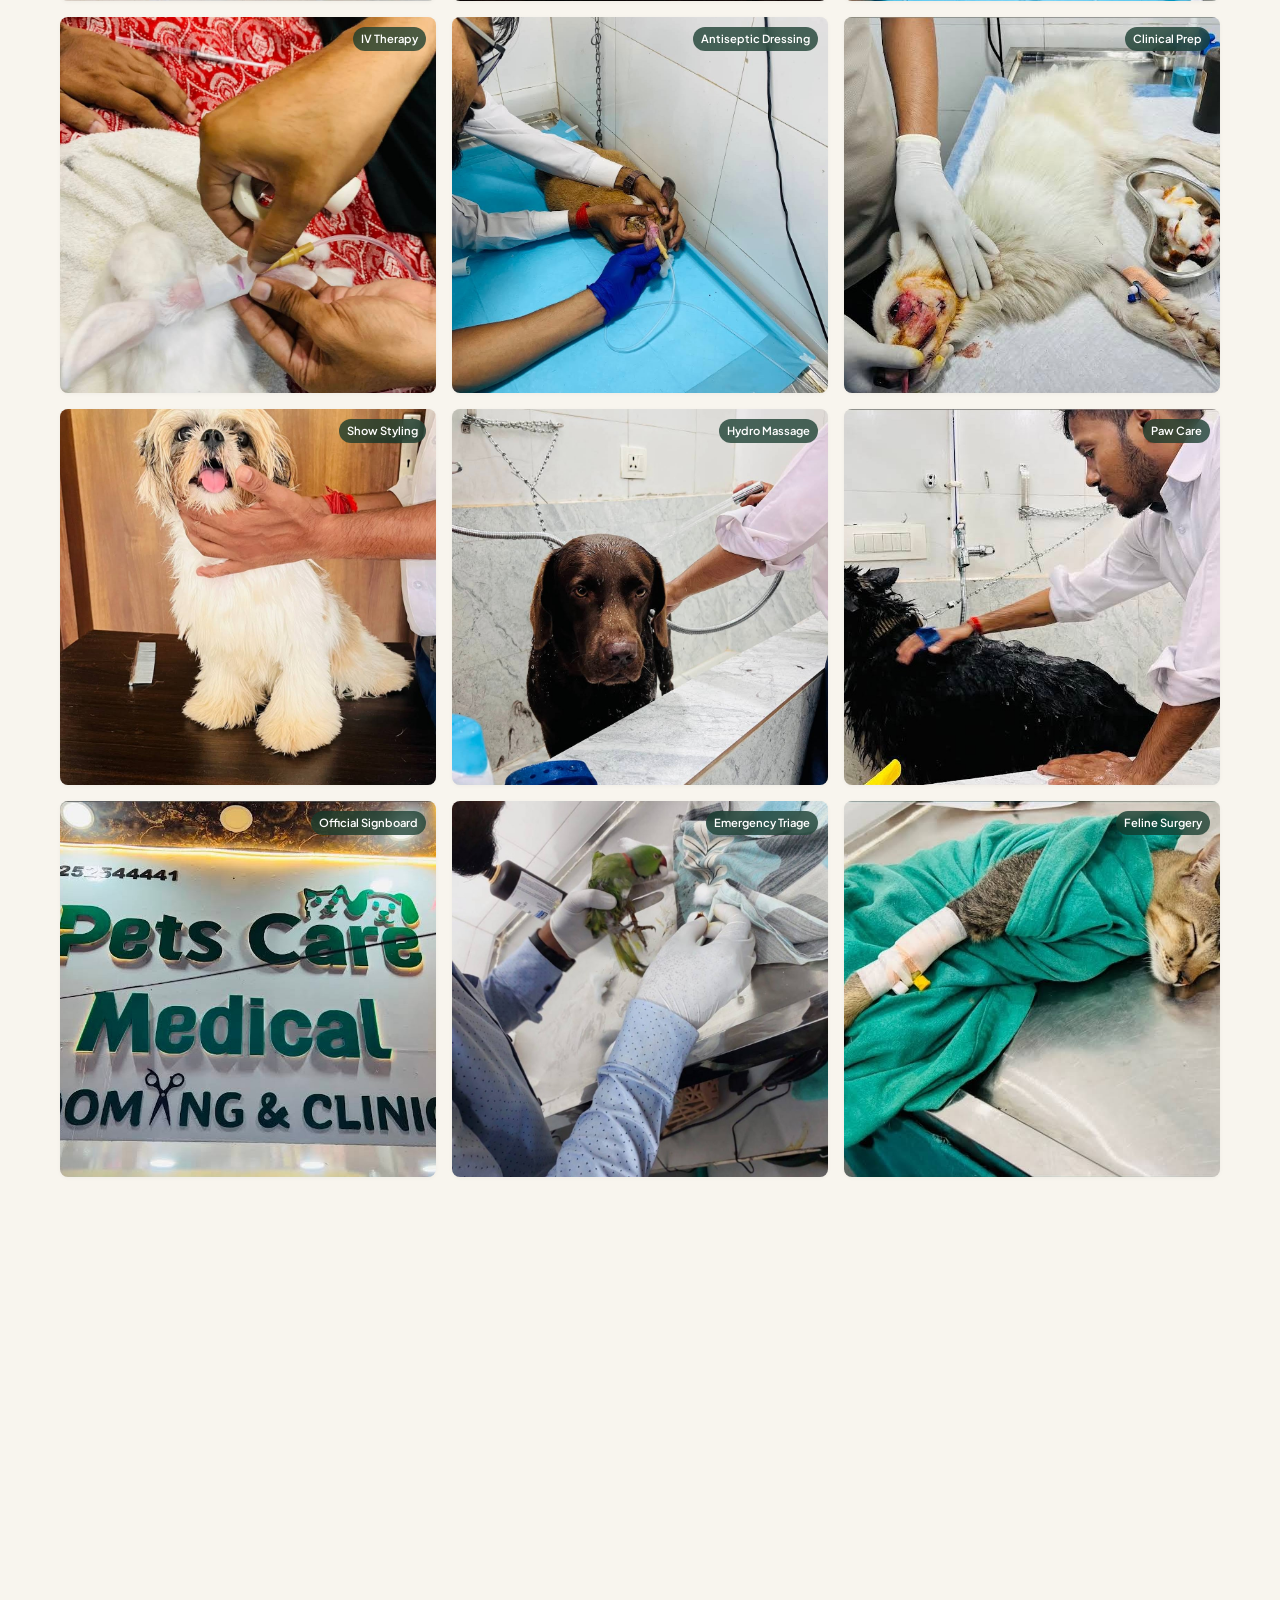
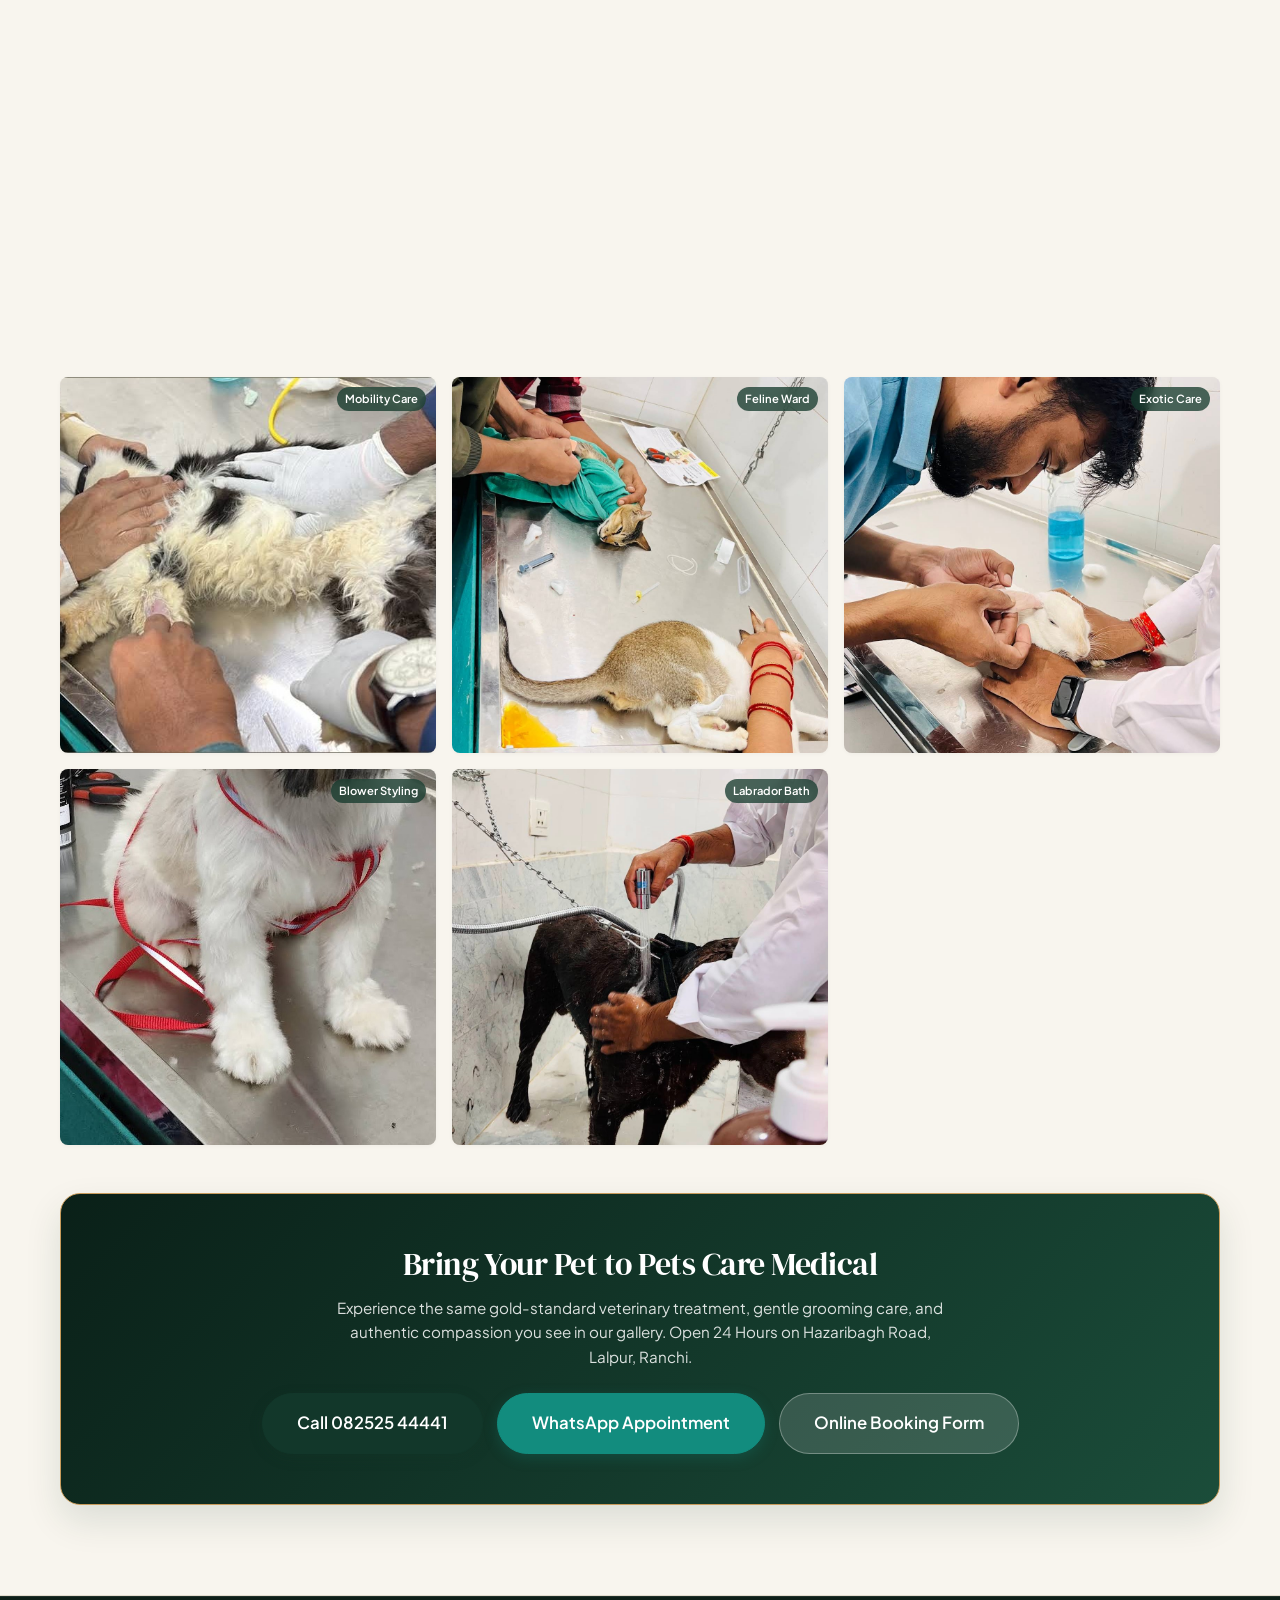
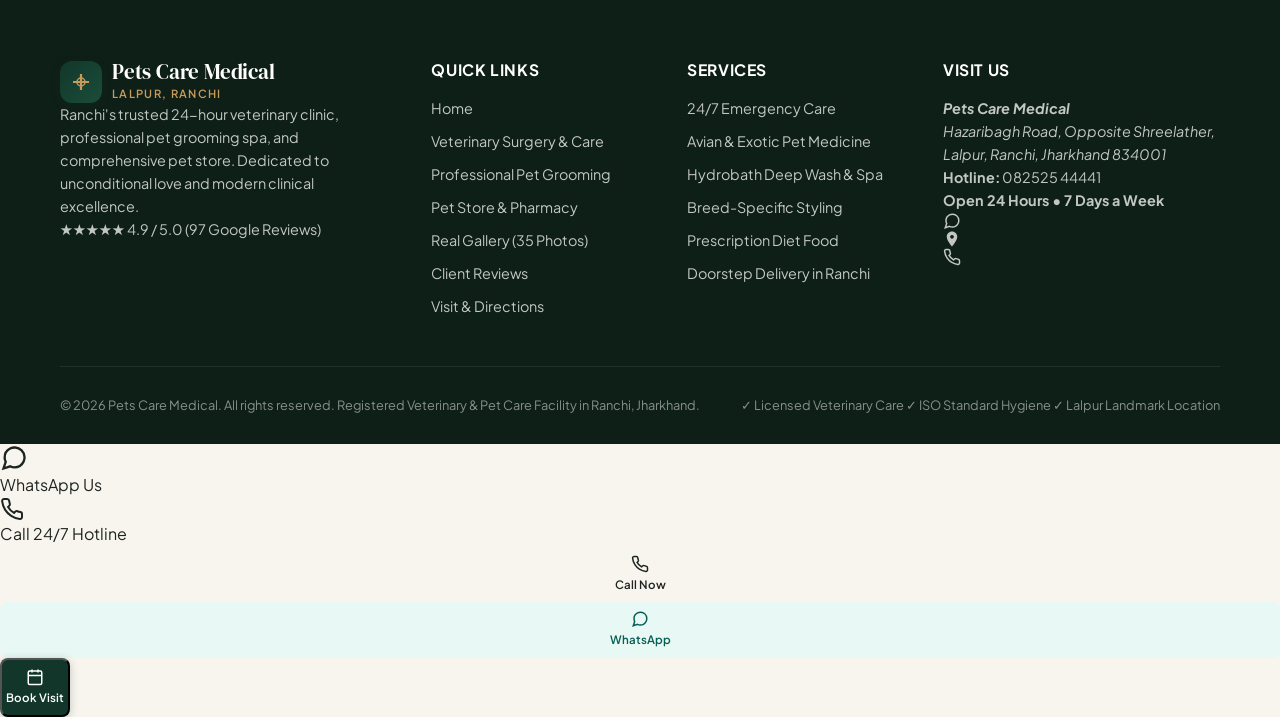
<file: gallery.html>
<!DOCTYPE html>
<html lang="en">
<head>
  <meta charset="UTF-8">
  <meta name="viewport" content="width=device-width, initial-scale=1.0, viewport-fit=cover">
  
  <!-- Primary SEO Meta Tags -->
  <title>Real Gallery | Pets Care Medical Ranchi &bull; 35 Authentic Photos</title>
  <meta name="title" content="Real Gallery | Pets Care Medical Ranchi &bull; 35 Authentic Photos">
  <meta name="description" content="Explore 35 authentic photos inside Pets Care Medical in Lalpur, Ranchi. See our real veterinary surgical procedures, hydrobath dog grooming, stocked store, and happy Ranchi pets.">
  <meta name="keywords" content="pets care medical photos, pet clinic gallery ranchi, dog grooming photos lalpur, veterinary surgery ranchi, pet store photos lalpur">
  <meta name="author" content="Pets Care Medical">
  <meta name="robots" content="index, follow">
  <link rel="canonical" href="https://petscaremedical.com/gallery.html">
  
  <!-- Open Graph / Facebook -->
  <meta property="og:type" content="website">
  <meta property="og:url" content="https://petscaremedical.com/gallery.html">
  <meta property="og:title" content="Real Gallery | Pets Care Medical Ranchi &bull; 35 Authentic Photos">
  <meta property="og:description" content="Explore our authentic veterinary surgeries, gentle grooming sessions, well-stocked pet store, and real Ranchi pet families.">
  <meta property="og:image" content="assets/real/real_02.jpg">
  <meta property="og:locale" content="en_IN">
  
  <!-- Twitter -->
  <meta property="twitter:card" content="summary_large_image">
  <meta property="twitter:url" content="https://petscaremedical.com/gallery.html">
  <meta property="twitter:title" content="Real Gallery | Pets Care Medical Ranchi &bull; 35 Authentic Photos">
  <meta property="twitter:description" content="Explore our authentic veterinary surgeries, grooming sessions, and pet store at Lalpur, Ranchi.">
  <meta property="twitter:image" content="assets/real/real_02.jpg">

  <!-- Favicon -->
  <link rel="icon" type="image/svg+xml" href="favicon.svg">
  <link rel="apple-touch-icon" href="favicon.svg">

  <!-- Google Fonts: DM Serif Display & Plus Jakarta Sans -->
  <link rel="preconnect" href="https://fonts.googleapis.com">
  <link rel="preconnect" href="https://fonts.gstatic.com" crossorigin>
  <link href="https://fonts.googleapis.com/css2?family=DM+Serif+Display:ital@0;1&family=Plus+Jakarta+Sans:wght@300;400;500;600;700&display=swap" rel="stylesheet">

  <!-- Stylesheet -->
  <link rel="stylesheet" href="styles.css">

  <!-- Schema.org ImageGallery -->
  <script type="application/ld+json">
  {
    "@context": "https://schema.org",
    "@type": "ImageGallery",
    "name": "Pets Care Medical Real In-Clinic Gallery",
    "description": "Authentic photo collection of clinical surgeries, grooming treatments, and pet store at Lalpur, Ranchi.",
    "publisher": {
      "@type": "VeterinaryCare",
      "name": "Pets Care Medical",
      "telephone": "+918252544441",
      "address": {
        "@type": "PostalAddress",
        "streetAddress": "Hazaribagh Road, Opposite Shreelather, Lalpur",
        "addressLocality": "Ranchi",
        "addressRegion": "Jharkhand",
        "postalCode": "834001",
        "addressCountry": "IN"
      }
    }
  }
  </script>
</head>
<body class="gallery-page-body">
  <!-- Scroll Progress Bar Indicator -->
  <div class="scroll-progress-bar" id="scrollProgressBar" aria-hidden="true"></div>

  <!-- Subtle Luxury Desktop Cursor -->
  <div class="custom-cursor-dot" id="cursorDot" aria-hidden="true"></div>
  <div class="custom-cursor-ring" id="cursorRing" aria-hidden="true"></div>

  <!-- Site Preloader -->
  <div class="site-preloader" id="sitePreloader" aria-hidden="true">
    <div class="preloader-content">
      <div class="preloader-logo">
        <div class="preloader-symbol">
          <svg width="28" height="28" viewBox="0 0 24 24" fill="none" stroke="currentColor" stroke-width="2.2" stroke-linecap="round" stroke-linejoin="round">
            <path d="M12 4v16M4 12h16"></path>
            <circle cx="12" cy="12" r="4" fill="none" stroke="currentColor" stroke-width="1.5"></circle>
          </svg>
        </div>
        <div class="preloader-brand">Pets Care Medical</div>
        <div class="preloader-sub">Lalpur, Ranchi &bull; 24/7 Care</div>
      </div>
      <div class="preloader-track">
        <div class="preloader-bar"></div>
      </div>
    </div>
  </div>

  <!-- Accessibility: Skip to Content -->
  <a href="#gallery-main" class="skip-link">Skip to main content</a>

  <!-- Top Announcement Bar -->
  <aside class="top-announcement" aria-label="Operating Hours & Emergency Hotline">
    <div class="container">
      <div class="announcement-item">
        <span class="announcement-badge">24/7 Available</span>
        <span>Open 24 Hours &bull; Emergency Veterinary Care &amp; Pet Essentials &bull; Lalpur, Ranchi</span>
      </div>
      <div class="announcement-links">
        <a href="tel:08252544441" class="announcement-link">
          <svg width="14" height="14" viewBox="0 0 24 24" fill="none" stroke="currentColor" stroke-width="2" stroke-linecap="round" stroke-linejoin="round"><path d="M22 16.92v3a2 2 0 0 1-2.18 2 19.79 19.79 0 0 1-8.63-3.07 19.5 19.5 0 0 1-6-6 19.79 19.79 0 0 1-3.07-8.67A2 2 0 0 1 4.11 2h3a2 2 0 0 1 2 1.72 12.84 12.84 0 0 0 .7 2.81 2 2 0 0 1-.45 2.11L8.09 9.91a16 16 0 0 0 6 6l1.27-1.27a2 2 0 0 1 2.11-.45 12.84 12.84 0 0 0 2.81.7A2 2 0 0 1 22 16.92z"></path></svg>
          082525 44441
        </a>
        <a href="https://wa.me/918252544441?text=Hi%20Pets%20Care%20Medical%2C%20I%20saw%20your%20gallery%20and%20would%20like%20to%20inquire" target="_blank" rel="noopener noreferrer" class="announcement-link">
          <svg width="14" height="14" viewBox="0 0 24 24" fill="none" stroke="currentColor" stroke-width="2" stroke-linecap="round" stroke-linejoin="round"><path d="M21 11.5a8.38 8.38 0 0 1-.9 3.8 8.5 8.5 0 0 1-7.6 4.7 8.38 8.38 0 0 1-3.8-.9L3 21l1.9-5.7a8.38 8.38 0 0 1-.9-3.8 8.5 8.5 0 0 1 4.7-7.6 8.38 8.38 0 0 1 3.8-.9h.5a8.48 8.48 0 0 1 8 8v.5z"></path></svg>
          WhatsApp Us
        </a>
      </div>
    </div>
  </aside>

  <!-- Sticky Header / Navigation - Strictly One Line -->
  <header class="site-header" id="siteHeader">
    <div class="container">
      <div class="header-inner">
        <!-- Logo -->
        <a href="index.html" class="brand-logo" aria-label="Pets Care Medical Home">
          <div class="logo-symbol">
            <svg width="24" height="24" viewBox="0 0 24 24" fill="none" stroke="currentColor" stroke-width="2.2" stroke-linecap="round" stroke-linejoin="round">
              <path d="M12 4v16M4 12h16"></path>
              <circle cx="12" cy="12" r="4" fill="none" stroke="currentColor" stroke-width="1.5"></circle>
            </svg>
          </div>
          <div class="logo-text">
            <span class="logo-title">Pets Care Medical</span>
            <span class="logo-subtitle">Lalpur, Ranchi</span>
          </div>
        </a>

        <!-- Desktop Navigation Links - Strictly One Line -->
        <nav class="nav-desktop" aria-label="Primary Navigation">
          <a href="index.html" class="nav-link">Home</a>
          <a href="veterinary.html" class="nav-link">Veterinary Care</a>
          <a href="grooming.html" class="nav-link">Grooming</a>
          <a href="store.html" class="nav-link">Pet Store</a>
          <a href="gallery.html" class="nav-link active">Gallery (35)</a>
          <a href="about.html" class="nav-link">Why Us</a>
          <a href="contact.html" class="nav-link">Contact</a>
        </nav>

        <!-- Right Header CTAs -->
        <div class="header-actions">
          <a href="tel:08252544441" class="header-phone-link" aria-label="Call Pets Care Medical">
            <svg width="16" height="16" viewBox="0 0 24 24" fill="none" stroke="currentColor" stroke-width="2" stroke-linecap="round" stroke-linejoin="round"><path d="M22 16.92v3a2 2 0 0 1-2.18 2 19.79 19.79 0 0 1-8.63-3.07 19.5 19.5 0 0 1-6-6 19.79 19.79 0 0 1-3.07-8.67A2 2 0 0 1 4.11 2h3a2 2 0 0 1 2 1.72 12.84 12.84 0 0 0 .7 2.81 2 2 0 0 1-.45 2.11L8.09 9.91a16 16 0 0 0 6 6l1.27-1.27a2 2 0 0 1 2.11-.45 12.84 12.84 0 0 0 2.81.7A2 2 0 0 1 22 16.92z"></path></svg>
            <span>082525 44441</span>
          </a>
          <button type="button" class="btn btn-primary btn-sm header-cta-btn" data-open-modal="booking">
            <span>Book Appointment</span>
            <svg width="14" height="14" viewBox="0 0 24 24" fill="none" stroke="currentColor" stroke-width="2.5" stroke-linecap="round" stroke-linejoin="round"><line x1="5" y1="12" x2="19" y2="12"></line><polyline points="12 5 19 12 12 19"></polyline></svg>
          </button>
          <!-- Mobile Hamburger Toggle -->
          <button type="button" class="hamburger-btn" id="hamburgerBtn" aria-label="Open Navigation Menu" aria-expanded="false" aria-controls="mobileNavDrawer">
            <span class="hamburger-line"></span>
            <span class="hamburger-line"></span>
            <span class="hamburger-line"></span>
          </button>
        </div>
      </div>
    </div>
  </header>

  <!-- Mobile Navigation Drawer -->
  <div class="mobile-nav-backdrop" id="mobileNavBackdrop"></div>
  <aside class="mobile-nav-drawer" id="mobileNavDrawer" aria-label="Mobile Navigation">
    <div class="mobile-drawer-header">
      <div class="brand-logo">
        <div class="logo-symbol">
          <svg width="20" height="20" viewBox="0 0 24 24" fill="none" stroke="currentColor" stroke-width="2.2">
            <path d="M12 4v16M4 12h16"></path>
          </svg>
        </div>
        <div class="logo-text">
          <span class="logo-title">Pets Care Medical</span>
          <span class="logo-subtitle">Lalpur, Ranchi</span>
        </div>
      </div>
      <button type="button" class="drawer-close-btn" id="closeDrawerBtn" aria-label="Close Navigation Menu">
        <svg width="20" height="20" viewBox="0 0 24 24" fill="none" stroke="currentColor" stroke-width="2.2" stroke-linecap="round"><line x1="18" y1="6" x2="6" y2="18"></line><line x1="6" y1="6" x2="18" y2="18"></line></svg>
      </button>
    </div>

    <nav class="mobile-nav-list">
      <a href="index.html" class="mobile-nav-link">Home <span>&rarr;</span></a>
      <a href="veterinary.html" class="mobile-nav-link">Veterinary Surgery &amp; Care <span>&rarr;</span></a>
      <a href="grooming.html" class="mobile-nav-link">Pet Grooming &amp; Spa <span>&rarr;</span></a>
      <a href="store.html" class="mobile-nav-link">Pet Store &amp; Pharmacy <span>&rarr;</span></a>
      <a href="gallery.html" class="mobile-nav-link active">Real Gallery (35 Photos) <span>&rarr;</span></a>
      <a href="about.html" class="mobile-nav-link">Why Choose Us &bull; About <span>&rarr;</span></a>
      <a href="contact.html" class="mobile-nav-link">Visit &amp; Directions <span>&rarr;</span></a>
    </nav>

    <div class="mobile-drawer-contact">
      <button type="button" class="btn btn-primary" data-open-modal="booking" style="width: 100%;">
        Book Appointment
      </button>
      <a href="https://wa.me/918252544441?text=Hi%20Pets%20Care%20Medical%2C%20I%20would%20like%20to%20inquire%20about%20pet%20services" target="_blank" rel="noopener noreferrer" class="btn btn-whatsapp" style="width: 100%;">
        <svg width="18" height="18" viewBox="0 0 24 24" fill="none" stroke="currentColor" stroke-width="2"><path d="M21 11.5a8.38 8.38 0 0 1-.9 3.8 8.5 8.5 0 0 1-7.6 4.7 8.38 8.38 0 0 1-3.8-.9L3 21l1.9-5.7a8.38 8.38 0 0 1-.9-3.8 8.5 8.5 0 0 1 4.7-7.6 8.38 8.38 0 0 1 3.8-.9h.5a8.48 8.48 0 0 1 8 8v.5z"></path></svg>
        WhatsApp Us
      </a>
      <a href="tel:08252544441" class="btn btn-secondary" style="width: 100%;">
        <svg width="16" height="16" viewBox="0 0 24 24" fill="none" stroke="currentColor" stroke-width="2"><path d="M22 16.92v3a2 2 0 0 1-2.18 2 19.79 19.79 0 0 1-8.63-3.07 19.5 19.5 0 0 1-6-6 19.79 19.79 0 0 1-3.07-8.67A2 2 0 0 1 4.11 2h3a2 2 0 0 1 2 1.72 12.84 12.84 0 0 0 .7 2.81 2 2 0 0 1-.45 2.11L8.09 9.91a16 16 0 0 0 6 6l1.27-1.27a2 2 0 0 1 2.11-.45 12.84 12.84 0 0 0 2.81.7A2 2 0 0 1 22 16.92z"></path></svg>
        Call 082525 44441
      </a>
    </div>
  </aside>

  <!-- Main Content Landmark -->
  <main id="gallery-main">

    <!-- Dedicated Gallery Hero Banner -->
    <section class="gallery-page-hero">
      <div class="container">
        <div class="gallery-hero-badge fade-in-up">
          <span class="pulse-dot"></span>
          <span>Authentic Hospital &amp; Grooming Portfolio</span>
        </div>
        <h1 class="gallery-hero-title fade-in-up">Real Care. Real Stories.<br>Real Ranchi Pets.</h1>
        <p class="gallery-hero-desc fade-in-up">
          A transparent, authentic look inside Pets Care Medical on Hazaribagh Road, Lalpur, Ranchi. From critical orthopedic surgeries to relaxing hydrobath bubble baths, explore how we care for Ranchi's cherished dogs, cats, and birds.
        </p>
        <div class="gallery-hero-stats fade-in-up">
          <div class="gallery-stat-pill">
            <svg width="16" height="16" viewBox="0 0 24 24" fill="none" stroke="currentColor" stroke-width="2"><rect x="3" y="3" width="18" height="18" rx="2" ry="2"></rect><circle cx="8.5" cy="8.5" r="1.5"></circle><polyline points="21 15 16 10 5 21"></polyline></svg>
            <span>35 Verified Photos</span>
          </div>
          <div class="gallery-stat-pill">
            <span style="color: #FFB800;">&#9733;</span>
            <span>4.9 &#9733; (97 Reviews)</span>
          </div>
          <div class="gallery-stat-pill">
            <svg width="16" height="16" viewBox="0 0 24 24" fill="none" stroke="currentColor" stroke-width="2"><path d="M22 12h-4l-3 9L9 3l-3 9H2"/></svg>
            <span>Full Surgical Suite &amp; ICU</span>
          </div>
          <div class="gallery-stat-pill">
            <svg width="16" height="16" viewBox="0 0 24 24" fill="none" stroke="currentColor" stroke-width="2"><circle cx="12" cy="12" r="10"></circle><polyline points="12 6 12 12 16 14"></polyline></svg>
            <span>Open 24 Hours Daily</span>
          </div>
        </div>
      </div>
    </section>

    <!-- Instagram Story Highlights Carousel -->
    <section class="section" style="padding-top: 28px; padding-bottom: 24px; background: var(--color-bg);">
      <div class="container">
        <div class="insta-stories-carousel" aria-label="Instagram Highlights Stories">
          <button type="button" class="story-item" data-filter="all" aria-label="View all photos">
            <div class="story-ring">
              <img src="assets/real/real_02.jpg" alt="All Moments" class="story-avatar-img">
            </div>
            <span class="story-label">All (35)</span>
          </button>
          <button type="button" class="story-item" data-filter="clinic" aria-label="View Surgery highlight">
            <div class="story-ring">
              <img src="assets/real/real_07.jpg" alt="Surgery & ICU" class="story-avatar-img">
            </div>
            <span class="story-label">Surgery 🩺</span>
          </button>
          <button type="button" class="story-item" data-filter="grooming" aria-label="View Hydrobath highlight">
            <div class="story-ring">
              <img src="assets/real/real_08.jpg" alt="Hydrobath Spa" class="story-avatar-img">
            </div>
            <span class="story-label">Hydrobath 🛁</span>
          </button>
          <button type="button" class="story-item" data-filter="grooming" aria-label="View Puppy Care highlight">
            <div class="story-ring">
              <img src="assets/real/real_12.jpg" alt="Puppy Care" class="story-avatar-img">
            </div>
            <span class="story-label">Puppy Care 🐕</span>
          </button>
          <button type="button" class="story-item" data-filter="clinic" aria-label="View Exotic Avian highlight">
            <div class="story-ring">
              <img src="assets/real/real_10.jpg" alt="Avian & Exotic" class="story-avatar-img">
            </div>
            <span class="story-label">Avian Exam 🦜</span>
          </button>
          <button type="button" class="story-item" data-filter="store" aria-label="View Pet Store highlight">
            <div class="story-ring">
              <img src="assets/real/real_17.jpg" alt="Store & Pharmacy" class="story-avatar-img">
            </div>
            <span class="story-label">Store &amp; Diet 🛍️</span>
          </button>
          <button type="button" class="story-item" data-filter="patients" aria-label="View Pet Parents highlight">
            <div class="story-ring">
              <img src="assets/real/real_25.jpg" alt="Happy Families" class="story-avatar-img">
            </div>
            <span class="story-label">Pet Parents 👨‍👩‍👧</span>
          </button>
          <button type="button" class="story-item" data-filter="clinic" aria-label="View Feline Care highlight">
            <div class="story-ring">
              <img src="assets/real/real_20.jpg" alt="Feline Healthcare" class="story-avatar-img">
            </div>
            <span class="story-label">Cat Health 🐈</span>
          </button>
          <button type="button" class="story-item" data-filter="patients" aria-label="View Joyful Pets highlight">
            <div class="story-ring">
              <img src="assets/real/real_06.jpg" alt="Joyful Pets" class="story-avatar-img">
            </div>
            <span class="story-label">Smiles 🐾</span>
          </button>
        </div>
      </div>
    </section>

    <!-- Gallery Section Container with Instagram Profile Header and Filter Tabs -->
    <section class="section gallery-section" id="gallery" aria-labelledby="galleryTitle" style="padding-top: 10px;">
      <div class="container">

        <!-- Instagram Profile Header Card -->
        <div class="insta-profile-card fade-in-up">
          <div class="insta-avatar-wrapper">
            <div class="insta-avatar">
              <div class="insta-avatar-inner">
                <img src="assets/real/real_02.jpg" alt="Pets Care Medical Instagram Avatar" width="100" height="100">
              </div>
            </div>
          </div>

          <div class="insta-info">
            <div class="insta-username-row">
              <span class="insta-handle">@petscaremedical</span>
              <span class="insta-verified-badge">
                <svg width="12" height="12" viewBox="0 0 24 24" fill="currentColor"><path d="M12 2C6.48 2 2 6.48 2 12s4.48 10 10 10 10-4.48 10-10S17.52 2 12 2zm-2 15l-5-5 1.41-1.41L10 14.17l7.59-7.59L19 8l-9 9z"/></svg>
                Verified Center
              </span>
            </div>

            <div class="insta-stats-row">
              <div class="insta-stat-item"><strong>35</strong> posts</div>
              <div class="insta-stat-item"><strong>4.9 &#9733;</strong> (97 reviews)</div>
              <div class="insta-stat-item"><strong>1,200+</strong> happy pets</div>
              <div class="insta-stat-item"><strong>24/7</strong> open</div>
            </div>

            <div class="insta-bio">
              <p><span class="insta-bio-strong">Pets Care Medical</span> &bull; Veterinary Care, Grooming &amp; Pet Store</p>
              <p>📍 Opposite Shreelather, Hazaribagh Road, Lalpur, Ranchi</p>
              <p>🩺 Surgery &bull; 🦜 Avian &amp; Exotic Medicine &bull; 🛁 Hydrobath Spa &bull; 💊 Pharmacy</p>
            </div>

            <div class="insta-actions-row">
              <a href="tel:08252544441" class="btn btn-primary btn-sm">
                <svg width="14" height="14" viewBox="0 0 24 24" fill="none" stroke="currentColor" stroke-width="2"><path d="M22 16.92v3a2 2 0 0 1-2.18 2 19.79 19.79 0 0 1-8.63-3.07 19.5 19.5 0 0 1-6-6 19.79 19.79 0 0 1-3.07-8.67A2 2 0 0 1 4.11 2h3a2 2 0 0 1 2 1.72 12.84 12.84 0 0 0 .7 2.81 2 2 0 0 1-.45 2.11L8.09 9.91a16 16 0 0 0 6 6l1.27-1.27a2 2 0 0 1 2.11-.45 12.84 12.84 0 0 0 2.81.7A2 2 0 0 1 22 16.92z"></path></svg>
                <span>Call 082525 44441</span>
              </a>
              <a href="https://wa.me/918252544441?text=Hi%20Pets%20Care%20Medical%2C%20I%20saw%20your%20Instagram%20gallery%20and%20would%20like%20to%20inquire" target="_blank" rel="noopener noreferrer" class="btn btn-whatsapp btn-sm">
                <svg width="14" height="14" viewBox="0 0 24 24" fill="none" stroke="currentColor" stroke-width="2"><path d="M21 11.5a8.38 8.38 0 0 1-.9 3.8 8.5 8.5 0 0 1-7.6 4.7 8.38 8.38 0 0 1-3.8-.9L3 21l1.9-5.7a8.38 8.38 0 0 1-.9-3.8 8.5 8.5 0 0 1 4.7-7.6 8.38 8.38 0 0 1 3.8-.9h.5a8.48 8.48 0 0 1 8 8v.5z"></path></svg>
                <span>Message on WhatsApp</span>
              </a>
              <a href="https://www.google.com/maps/search/?api=1&query=Pets+Care+Medical+Lalpur+Ranchi" target="_blank" rel="noopener noreferrer" class="btn btn-secondary btn-sm">
                <svg width="14" height="14" viewBox="0 0 24 24" fill="currentColor"><path d="M12 2C8.13 2 5 5.13 5 9c0 5.25 7 13 7 13s7-7.75 7-13c0-3.87-3.13-7-7-7zm0 9.5c-1.38 0-2.5-1.12-2.5-2.5s1.12-2.5 2.5-2.5 2.5 1.12 2.5 2.5-1.12 2.5-2.5 2.5z"/></svg>
                <span>Google Maps</span>
              </a>
            </div>
          </div>
        </div>

        <!-- Category Filter Tabs -->
        <div class="gallery-filter-bar fade-in-up" role="tablist" aria-label="Gallery Filters">
          <button type="button" class="filter-btn active" data-filter="all" role="tab" aria-selected="true">
            <span>All Photos</span>
            <span class="filter-count">35</span>
          </button>
          <button type="button" class="filter-btn" data-filter="clinic" role="tab" aria-selected="false">
            <span>🩺 Clinic &amp; Surgery</span>
            <span class="filter-count">14</span>
          </button>
          <button type="button" class="filter-btn" data-filter="grooming" role="tab" aria-selected="false">
            <span>✂️ Grooming &amp; Spa</span>
            <span class="filter-count">10</span>
          </button>
          <button type="button" class="filter-btn" data-filter="store" role="tab" aria-selected="false">
            <span>🛍️ Store &amp; Pharmacy</span>
            <span class="filter-count">4</span>
          </button>
          <button type="button" class="filter-btn" data-filter="patients" role="tab" aria-selected="false">
            <span>🐾 Happy Patients</span>
            <span class="filter-count">7</span>
          </button>
        </div>

        <!-- Full 35 Instagram Grid -->
        <div class="insta-grid" id="instaGrid">

        <div class="insta-post-card fade-in-up" 
             data-id="1" 
             data-category="grooming" 
             data-img="assets/real/real_01.jpg" 
             data-tag="Hydrobath Spa" 
             data-title="Marble Bath Station" 
             data-caption="Gentle hydrobath warm water rinse & coat conditioning in our specialized marble bathing station." 
             data-likes="148" 
             data-comments="16"
             tabindex="0"
             role="button"
             aria-label="View photo: Marble Bath Station">
          <img src="assets/real/real_01.jpg" alt="Marble Bath Station - Pets Care Medical Lalpur Ranchi" class="insta-post-img" loading="lazy">
          <span class="insta-post-badge">Hydrobath Spa</span>
          <div class="insta-overlay">
            <div class="insta-metrics-row">
              <span class="insta-metric">
                <svg width="18" height="18" viewBox="0 0 24 24"><path d="M12 21.35l-1.45-1.32C5.4 15.36 2 12.28 2 8.5 2 5.42 4.42 3 7.5 3c1.74 0 3.41.81 4.5 2.09C13.09 3.81 14.76 3 16.5 3 19.58 3 22 5.42 22 8.5c0 3.78-3.4 6.86-8.55 11.54L12 21.35z"/></svg>
                148
              </span>
              <span class="insta-metric">
                <svg width="18" height="18" viewBox="0 0 24 24"><path d="M21.99 4c0-1.1-.89-2-1.99-2H4c-1.1 0-2 .9-2 2v12c0 1.1.9 2 2 2h14l4 4-.01-18z"/></svg>
                16
              </span>
            </div>
            <p class="insta-overlay-caption">Gentle hydrobath warm water rinse & coat conditioning in our specialized marble bathing station.</p>
            <span class="insta-overlay-cta">Click to View &bull; Details &rarr;</span>
          </div>
        </div>
        <div class="insta-post-card fade-in-up" 
             data-id="2" 
             data-category="store" 
             data-img="assets/real/real_02.jpg" 
             data-tag="Store & Reception" 
             data-title="Pets Care Medical Storefront" 
             data-caption="Our clean, welcoming reception desk, consultation chambers and pet pharmacy at Lalpur, Ranchi." 
             data-likes="312" 
             data-comments="42"
             tabindex="0"
             role="button"
             aria-label="View photo: Pets Care Medical Storefront">
          <img src="assets/real/real_02.jpg" alt="Pets Care Medical Storefront - Pets Care Medical Lalpur Ranchi" class="insta-post-img" loading="lazy">
          <span class="insta-post-badge">Store & Reception</span>
          <div class="insta-overlay">
            <div class="insta-metrics-row">
              <span class="insta-metric">
                <svg width="18" height="18" viewBox="0 0 24 24"><path d="M12 21.35l-1.45-1.32C5.4 15.36 2 12.28 2 8.5 2 5.42 4.42 3 7.5 3c1.74 0 3.41.81 4.5 2.09C13.09 3.81 14.76 3 16.5 3 19.58 3 22 5.42 22 8.5c0 3.78-3.4 6.86-8.55 11.54L12 21.35z"/></svg>
                312
              </span>
              <span class="insta-metric">
                <svg width="18" height="18" viewBox="0 0 24 24"><path d="M21.99 4c0-1.1-.89-2-1.99-2H4c-1.1 0-2 .9-2 2v12c0 1.1.9 2 2 2h14l4 4-.01-18z"/></svg>
                42
              </span>
            </div>
            <p class="insta-overlay-caption">Our clean, welcoming reception desk, consultation chambers and pet pharmacy at Lalpur, Ranchi.</p>
            <span class="insta-overlay-cta">Click to View &bull; Details &rarr;</span>
          </div>
        </div>
        <div class="insta-post-card fade-in-up" 
             data-id="3" 
             data-category="grooming" 
             data-img="assets/real/real_03.jpg" 
             data-tag="Medicated Bath" 
             data-title="Deep Clean Spa" 
             data-caption="Therapeutic warm bath with skin-calming hypoallergenic wash and deep fur cleansing." 
             data-likes="115" 
             data-comments="12"
             tabindex="0"
             role="button"
             aria-label="View photo: Deep Clean Spa">
          <img src="assets/real/real_03.jpg" alt="Deep Clean Spa - Pets Care Medical Lalpur Ranchi" class="insta-post-img" loading="lazy">
          <span class="insta-post-badge">Medicated Bath</span>
          <div class="insta-overlay">
            <div class="insta-metrics-row">
              <span class="insta-metric">
                <svg width="18" height="18" viewBox="0 0 24 24"><path d="M12 21.35l-1.45-1.32C5.4 15.36 2 12.28 2 8.5 2 5.42 4.42 3 7.5 3c1.74 0 3.41.81 4.5 2.09C13.09 3.81 14.76 3 16.5 3 19.58 3 22 5.42 22 8.5c0 3.78-3.4 6.86-8.55 11.54L12 21.35z"/></svg>
                115
              </span>
              <span class="insta-metric">
                <svg width="18" height="18" viewBox="0 0 24 24"><path d="M21.99 4c0-1.1-.89-2-1.99-2H4c-1.1 0-2 .9-2 2v12c0 1.1.9 2 2 2h14l4 4-.01-18z"/></svg>
                12
              </span>
            </div>
            <p class="insta-overlay-caption">Therapeutic warm bath with skin-calming hypoallergenic wash and deep fur cleansing.</p>
            <span class="insta-overlay-cta">Click to View &bull; Details &rarr;</span>
          </div>
        </div>
        <div class="insta-post-card fade-in-up" 
             data-id="4" 
             data-category="store" 
             data-img="assets/real/real_04.jpg" 
             data-tag="Pet Nutrition & Pharmacy" 
             data-title="Stocked Food & Medicine Racks" 
             data-caption="Full stock of Royal Canin Vet Diet, Purepet cat & dog food, and genuine veterinary pharmacy medicines." 
             data-likes="264" 
             data-comments="35"
             tabindex="0"
             role="button"
             aria-label="View photo: Stocked Food & Medicine Racks">
          <img src="assets/real/real_04.jpg" alt="Stocked Food & Medicine Racks - Pets Care Medical Lalpur Ranchi" class="insta-post-img" loading="lazy">
          <span class="insta-post-badge">Pet Nutrition & Pharmacy</span>
          <div class="insta-overlay">
            <div class="insta-metrics-row">
              <span class="insta-metric">
                <svg width="18" height="18" viewBox="0 0 24 24"><path d="M12 21.35l-1.45-1.32C5.4 15.36 2 12.28 2 8.5 2 5.42 4.42 3 7.5 3c1.74 0 3.41.81 4.5 2.09C13.09 3.81 14.76 3 16.5 3 19.58 3 22 5.42 22 8.5c0 3.78-3.4 6.86-8.55 11.54L12 21.35z"/></svg>
                264
              </span>
              <span class="insta-metric">
                <svg width="18" height="18" viewBox="0 0 24 24"><path d="M21.99 4c0-1.1-.89-2-1.99-2H4c-1.1 0-2 .9-2 2v12c0 1.1.9 2 2 2h14l4 4-.01-18z"/></svg>
                35
              </span>
            </div>
            <p class="insta-overlay-caption">Full stock of Royal Canin Vet Diet, Purepet cat & dog food, and genuine veterinary pharmacy medicines.</p>
            <span class="insta-overlay-cta">Click to View &bull; Details &rarr;</span>
          </div>
        </div>
        <div class="insta-post-card fade-in-up" 
             data-id="5" 
             data-category="clinic" 
             data-img="assets/real/real_05.jpg" 
             data-tag="Clinical Consultation" 
             data-title="Comprehensive Health Exam" 
             data-caption="In-depth clinical assessment, temperature check, and physical wellness evaluation by our veterinary team." 
             data-likes="182" 
             data-comments="19"
             tabindex="0"
             role="button"
             aria-label="View photo: Comprehensive Health Exam">
          <img src="assets/real/real_05.jpg" alt="Comprehensive Health Exam - Pets Care Medical Lalpur Ranchi" class="insta-post-img" loading="lazy">
          <span class="insta-post-badge">Clinical Consultation</span>
          <div class="insta-overlay">
            <div class="insta-metrics-row">
              <span class="insta-metric">
                <svg width="18" height="18" viewBox="0 0 24 24"><path d="M12 21.35l-1.45-1.32C5.4 15.36 2 12.28 2 8.5 2 5.42 4.42 3 7.5 3c1.74 0 3.41.81 4.5 2.09C13.09 3.81 14.76 3 16.5 3 19.58 3 22 5.42 22 8.5c0 3.78-3.4 6.86-8.55 11.54L12 21.35z"/></svg>
                182
              </span>
              <span class="insta-metric">
                <svg width="18" height="18" viewBox="0 0 24 24"><path d="M21.99 4c0-1.1-.89-2-1.99-2H4c-1.1 0-2 .9-2 2v12c0 1.1.9 2 2 2h14l4 4-.01-18z"/></svg>
                19
              </span>
            </div>
            <p class="insta-overlay-caption">In-depth clinical assessment, temperature check, and physical wellness evaluation by our veterinary team.</p>
            <span class="insta-overlay-cta">Click to View &bull; Details &rarr;</span>
          </div>
        </div>
        <div class="insta-post-card fade-in-up" 
             data-id="6" 
             data-category="grooming" 
             data-img="assets/real/real_06.jpg" 
             data-tag="Haircut & Styling" 
             data-title="Shih Tzu Breed Styling" 
             data-caption="Precision scissor styling, eye clearing, and coat maintenance on the stainless steel grooming table." 
             data-likes="295" 
             data-comments="38"
             tabindex="0"
             role="button"
             aria-label="View photo: Shih Tzu Breed Styling">
          <img src="assets/real/real_06.jpg" alt="Shih Tzu Breed Styling - Pets Care Medical Lalpur Ranchi" class="insta-post-img" loading="lazy">
          <span class="insta-post-badge">Haircut & Styling</span>
          <div class="insta-overlay">
            <div class="insta-metrics-row">
              <span class="insta-metric">
                <svg width="18" height="18" viewBox="0 0 24 24"><path d="M12 21.35l-1.45-1.32C5.4 15.36 2 12.28 2 8.5 2 5.42 4.42 3 7.5 3c1.74 0 3.41.81 4.5 2.09C13.09 3.81 14.76 3 16.5 3 19.58 3 22 5.42 22 8.5c0 3.78-3.4 6.86-8.55 11.54L12 21.35z"/></svg>
                295
              </span>
              <span class="insta-metric">
                <svg width="18" height="18" viewBox="0 0 24 24"><path d="M21.99 4c0-1.1-.89-2-1.99-2H4c-1.1 0-2 .9-2 2v12c0 1.1.9 2 2 2h14l4 4-.01-18z"/></svg>
                38
              </span>
            </div>
            <p class="insta-overlay-caption">Precision scissor styling, eye clearing, and coat maintenance on the stainless steel grooming table.</p>
            <span class="insta-overlay-cta">Click to View &bull; Details &rarr;</span>
          </div>
        </div>
        <div class="insta-post-card fade-in-up" 
             data-id="7" 
             data-category="clinic" 
             data-img="assets/real/real_07.jpg" 
             data-tag="Surgical Procedure" 
             data-title="Minor Surgery with IV Line" 
             data-caption="Sterile surgical treatment performed under continuous IV fluid hydration and aseptic surgical protocols." 
             data-likes="246" 
             data-comments="27"
             tabindex="0"
             role="button"
             aria-label="View photo: Minor Surgery with IV Line">
          <img src="assets/real/real_07.jpg" alt="Minor Surgery with IV Line - Pets Care Medical Lalpur Ranchi" class="insta-post-img" loading="lazy">
          <span class="insta-post-badge">Surgical Procedure</span>
          <div class="insta-overlay">
            <div class="insta-metrics-row">
              <span class="insta-metric">
                <svg width="18" height="18" viewBox="0 0 24 24"><path d="M12 21.35l-1.45-1.32C5.4 15.36 2 12.28 2 8.5 2 5.42 4.42 3 7.5 3c1.74 0 3.41.81 4.5 2.09C13.09 3.81 14.76 3 16.5 3 19.58 3 22 5.42 22 8.5c0 3.78-3.4 6.86-8.55 11.54L12 21.35z"/></svg>
                246
              </span>
              <span class="insta-metric">
                <svg width="18" height="18" viewBox="0 0 24 24"><path d="M21.99 4c0-1.1-.89-2-1.99-2H4c-1.1 0-2 .9-2 2v12c0 1.1.9 2 2 2h14l4 4-.01-18z"/></svg>
                27
              </span>
            </div>
            <p class="insta-overlay-caption">Sterile surgical treatment performed under continuous IV fluid hydration and aseptic surgical protocols.</p>
            <span class="insta-overlay-cta">Click to View &bull; Details &rarr;</span>
          </div>
        </div>
        <div class="insta-post-card fade-in-up" 
             data-id="8" 
             data-category="grooming" 
             data-img="assets/real/real_08.jpg" 
             data-tag="Large Dog Bath" 
             data-title="Hydrobath Spa Session" 
             data-caption="Deep cleansing wash for large dog in our marble wash tub with pressurized shower wand." 
             data-likes="218" 
             data-comments="23"
             tabindex="0"
             role="button"
             aria-label="View photo: Hydrobath Spa Session">
          <img src="assets/real/real_08.jpg" alt="Hydrobath Spa Session - Pets Care Medical Lalpur Ranchi" class="insta-post-img" loading="lazy">
          <span class="insta-post-badge">Large Dog Bath</span>
          <div class="insta-overlay">
            <div class="insta-metrics-row">
              <span class="insta-metric">
                <svg width="18" height="18" viewBox="0 0 24 24"><path d="M12 21.35l-1.45-1.32C5.4 15.36 2 12.28 2 8.5 2 5.42 4.42 3 7.5 3c1.74 0 3.41.81 4.5 2.09C13.09 3.81 14.76 3 16.5 3 19.58 3 22 5.42 22 8.5c0 3.78-3.4 6.86-8.55 11.54L12 21.35z"/></svg>
                218
              </span>
              <span class="insta-metric">
                <svg width="18" height="18" viewBox="0 0 24 24"><path d="M21.99 4c0-1.1-.89-2-1.99-2H4c-1.1 0-2 .9-2 2v12c0 1.1.9 2 2 2h14l4 4-.01-18z"/></svg>
                23
              </span>
            </div>
            <p class="insta-overlay-caption">Deep cleansing wash for large dog in our marble wash tub with pressurized shower wand.</p>
            <span class="insta-overlay-cta">Click to View &bull; Details &rarr;</span>
          </div>
        </div>
        <div class="insta-post-card fade-in-up" 
             data-id="9" 
             data-category="clinic" 
             data-img="assets/real/real_09.jpg" 
             data-tag="Post-Care Ward" 
             data-title="Patient Recovery & Vitals" 
             data-caption="Compassionate post-treatment monitoring, wound inspection, and vitals verification." 
             data-likes="167" 
             data-comments="14"
             tabindex="0"
             role="button"
             aria-label="View photo: Patient Recovery & Vitals">
          <img src="assets/real/real_09.jpg" alt="Patient Recovery & Vitals - Pets Care Medical Lalpur Ranchi" class="insta-post-img" loading="lazy">
          <span class="insta-post-badge">Post-Care Ward</span>
          <div class="insta-overlay">
            <div class="insta-metrics-row">
              <span class="insta-metric">
                <svg width="18" height="18" viewBox="0 0 24 24"><path d="M12 21.35l-1.45-1.32C5.4 15.36 2 12.28 2 8.5 2 5.42 4.42 3 7.5 3c1.74 0 3.41.81 4.5 2.09C13.09 3.81 14.76 3 16.5 3 19.58 3 22 5.42 22 8.5c0 3.78-3.4 6.86-8.55 11.54L12 21.35z"/></svg>
                167
              </span>
              <span class="insta-metric">
                <svg width="18" height="18" viewBox="0 0 24 24"><path d="M21.99 4c0-1.1-.89-2-1.99-2H4c-1.1 0-2 .9-2 2v12c0 1.1.9 2 2 2h14l4 4-.01-18z"/></svg>
                14
              </span>
            </div>
            <p class="insta-overlay-caption">Compassionate post-treatment monitoring, wound inspection, and vitals verification.</p>
            <span class="insta-overlay-cta">Click to View &bull; Details &rarr;</span>
          </div>
        </div>
        <div class="insta-post-card fade-in-up" 
             data-id="10" 
             data-category="clinic" 
             data-img="assets/real/real_10.jpg" 
             data-tag="Avian Medicine" 
             data-title="Ringneck Parrot Examination" 
             data-caption="Gentle medical examination of an Indian Ringneck Parakeet by our doctor on the consultation desk." 
             data-likes="389" 
             data-comments="57"
             tabindex="0"
             role="button"
             aria-label="View photo: Ringneck Parrot Examination">
          <img src="assets/real/real_10.jpg" alt="Ringneck Parrot Examination - Pets Care Medical Lalpur Ranchi" class="insta-post-img" loading="lazy">
          <span class="insta-post-badge">Avian Medicine</span>
          <div class="insta-overlay">
            <div class="insta-metrics-row">
              <span class="insta-metric">
                <svg width="18" height="18" viewBox="0 0 24 24"><path d="M12 21.35l-1.45-1.32C5.4 15.36 2 12.28 2 8.5 2 5.42 4.42 3 7.5 3c1.74 0 3.41.81 4.5 2.09C13.09 3.81 14.76 3 16.5 3 19.58 3 22 5.42 22 8.5c0 3.78-3.4 6.86-8.55 11.54L12 21.35z"/></svg>
                389
              </span>
              <span class="insta-metric">
                <svg width="18" height="18" viewBox="0 0 24 24"><path d="M21.99 4c0-1.1-.89-2-1.99-2H4c-1.1 0-2 .9-2 2v12c0 1.1.9 2 2 2h14l4 4-.01-18z"/></svg>
                57
              </span>
            </div>
            <p class="insta-overlay-caption">Gentle medical examination of an Indian Ringneck Parakeet by our doctor on the consultation desk.</p>
            <span class="insta-overlay-cta">Click to View &bull; Details &rarr;</span>
          </div>
        </div>
        <div class="insta-post-card fade-in-up" 
             data-id="11" 
             data-category="patients" 
             data-img="assets/real/real_11.jpg" 
             data-tag="Happy Patient" 
             data-title="Post-Treatment Wellness" 
             data-caption="Relaxed companion resting comfortably after a successful health check and nail trim." 
             data-likes="142" 
             data-comments="15"
             tabindex="0"
             role="button"
             aria-label="View photo: Post-Treatment Wellness">
          <img src="assets/real/real_11.jpg" alt="Post-Treatment Wellness - Pets Care Medical Lalpur Ranchi" class="insta-post-img" loading="lazy">
          <span class="insta-post-badge">Happy Patient</span>
          <div class="insta-overlay">
            <div class="insta-metrics-row">
              <span class="insta-metric">
                <svg width="18" height="18" viewBox="0 0 24 24"><path d="M12 21.35l-1.45-1.32C5.4 15.36 2 12.28 2 8.5 2 5.42 4.42 3 7.5 3c1.74 0 3.41.81 4.5 2.09C13.09 3.81 14.76 3 16.5 3 19.58 3 22 5.42 22 8.5c0 3.78-3.4 6.86-8.55 11.54L12 21.35z"/></svg>
                142
              </span>
              <span class="insta-metric">
                <svg width="18" height="18" viewBox="0 0 24 24"><path d="M21.99 4c0-1.1-.89-2-1.99-2H4c-1.1 0-2 .9-2 2v12c0 1.1.9 2 2 2h14l4 4-.01-18z"/></svg>
                15
              </span>
            </div>
            <p class="insta-overlay-caption">Relaxed companion resting comfortably after a successful health check and nail trim.</p>
            <span class="insta-overlay-cta">Click to View &bull; Details &rarr;</span>
          </div>
        </div>
        <div class="insta-post-card fade-in-up" 
             data-id="12" 
             data-category="grooming" 
             data-img="assets/real/real_12.jpg" 
             data-tag="Puppy Spa" 
             data-title="Shih Tzu Towel Wrap" 
             data-caption="Adorable puppy bundled in a warm soft towel after a soothing bath, ready for gentle drying." 
             data-likes="438" 
             data-comments="64"
             tabindex="0"
             role="button"
             aria-label="View photo: Shih Tzu Towel Wrap">
          <img src="assets/real/real_12.jpg" alt="Shih Tzu Towel Wrap - Pets Care Medical Lalpur Ranchi" class="insta-post-img" loading="lazy">
          <span class="insta-post-badge">Puppy Spa</span>
          <div class="insta-overlay">
            <div class="insta-metrics-row">
              <span class="insta-metric">
                <svg width="18" height="18" viewBox="0 0 24 24"><path d="M12 21.35l-1.45-1.32C5.4 15.36 2 12.28 2 8.5 2 5.42 4.42 3 7.5 3c1.74 0 3.41.81 4.5 2.09C13.09 3.81 14.76 3 16.5 3 19.58 3 22 5.42 22 8.5c0 3.78-3.4 6.86-8.55 11.54L12 21.35z"/></svg>
                438
              </span>
              <span class="insta-metric">
                <svg width="18" height="18" viewBox="0 0 24 24"><path d="M21.99 4c0-1.1-.89-2-1.99-2H4c-1.1 0-2 .9-2 2v12c0 1.1.9 2 2 2h14l4 4-.01-18z"/></svg>
                64
              </span>
            </div>
            <p class="insta-overlay-caption">Adorable puppy bundled in a warm soft towel after a soothing bath, ready for gentle drying.</p>
            <span class="insta-overlay-cta">Click to View &bull; Details &rarr;</span>
          </div>
        </div>
        <div class="insta-post-card fade-in-up" 
             data-id="13" 
             data-category="patients" 
             data-img="assets/real/real_13.jpg" 
             data-tag="Clinic Patient" 
             data-title="Siberian Husky at Doctor Desk" 
             data-caption="Magnificent Siberian Husky patient sitting patiently in front of the doctor counter inside Pets Care Medical." 
             data-likes="520" 
             data-comments="82"
             tabindex="0"
             role="button"
             aria-label="View photo: Siberian Husky at Doctor Desk">
          <img src="assets/real/real_13.jpg" alt="Siberian Husky at Doctor Desk - Pets Care Medical Lalpur Ranchi" class="insta-post-img" loading="lazy">
          <span class="insta-post-badge">Clinic Patient</span>
          <div class="insta-overlay">
            <div class="insta-metrics-row">
              <span class="insta-metric">
                <svg width="18" height="18" viewBox="0 0 24 24"><path d="M12 21.35l-1.45-1.32C5.4 15.36 2 12.28 2 8.5 2 5.42 4.42 3 7.5 3c1.74 0 3.41.81 4.5 2.09C13.09 3.81 14.76 3 16.5 3 19.58 3 22 5.42 22 8.5c0 3.78-3.4 6.86-8.55 11.54L12 21.35z"/></svg>
                520
              </span>
              <span class="insta-metric">
                <svg width="18" height="18" viewBox="0 0 24 24"><path d="M21.99 4c0-1.1-.89-2-1.99-2H4c-1.1 0-2 .9-2 2v12c0 1.1.9 2 2 2h14l4 4-.01-18z"/></svg>
                82
              </span>
            </div>
            <p class="insta-overlay-caption">Magnificent Siberian Husky patient sitting patiently in front of the doctor counter inside Pets Care Medical.</p>
            <span class="insta-overlay-cta">Click to View &bull; Details &rarr;</span>
          </div>
        </div>
        <div class="insta-post-card fade-in-up" 
             data-id="14" 
             data-category="store" 
             data-img="assets/real/real_14.jpg" 
             data-tag="Landmark Standee" 
             data-title="Hazaribagh Road Landmark" 
             data-caption="Our illuminated outdoor standee board directly opposite Shreelather, Lalpur (082525 44441)." 
             data-likes="128" 
             data-comments="11"
             tabindex="0"
             role="button"
             aria-label="View photo: Hazaribagh Road Landmark">
          <img src="assets/real/real_14.jpg" alt="Hazaribagh Road Landmark - Pets Care Medical Lalpur Ranchi" class="insta-post-img" loading="lazy">
          <span class="insta-post-badge">Landmark Standee</span>
          <div class="insta-overlay">
            <div class="insta-metrics-row">
              <span class="insta-metric">
                <svg width="18" height="18" viewBox="0 0 24 24"><path d="M12 21.35l-1.45-1.32C5.4 15.36 2 12.28 2 8.5 2 5.42 4.42 3 7.5 3c1.74 0 3.41.81 4.5 2.09C13.09 3.81 14.76 3 16.5 3 19.58 3 22 5.42 22 8.5c0 3.78-3.4 6.86-8.55 11.54L12 21.35z"/></svg>
                128
              </span>
              <span class="insta-metric">
                <svg width="18" height="18" viewBox="0 0 24 24"><path d="M21.99 4c0-1.1-.89-2-1.99-2H4c-1.1 0-2 .9-2 2v12c0 1.1.9 2 2 2h14l4 4-.01-18z"/></svg>
                11
              </span>
            </div>
            <p class="insta-overlay-caption">Our illuminated outdoor standee board directly opposite Shreelather, Lalpur (082525 44441).</p>
            <span class="insta-overlay-cta">Click to View &bull; Details &rarr;</span>
          </div>
        </div>
        <div class="insta-post-card fade-in-up" 
             data-id="15" 
             data-category="clinic" 
             data-img="assets/real/real_15.jpg" 
             data-tag="Wound Care" 
             data-title="Clinical Surgical Suturing" 
             data-caption="Expert clinical suture procedure and sterile wound treatment to ensure rapid healing." 
             data-likes="194" 
             data-comments="21"
             tabindex="0"
             role="button"
             aria-label="View photo: Clinical Surgical Suturing">
          <img src="assets/real/real_15.jpg" alt="Clinical Surgical Suturing - Pets Care Medical Lalpur Ranchi" class="insta-post-img" loading="lazy">
          <span class="insta-post-badge">Wound Care</span>
          <div class="insta-overlay">
            <div class="insta-metrics-row">
              <span class="insta-metric">
                <svg width="18" height="18" viewBox="0 0 24 24"><path d="M12 21.35l-1.45-1.32C5.4 15.36 2 12.28 2 8.5 2 5.42 4.42 3 7.5 3c1.74 0 3.41.81 4.5 2.09C13.09 3.81 14.76 3 16.5 3 19.58 3 22 5.42 22 8.5c0 3.78-3.4 6.86-8.55 11.54L12 21.35z"/></svg>
                194
              </span>
              <span class="insta-metric">
                <svg width="18" height="18" viewBox="0 0 24 24"><path d="M21.99 4c0-1.1-.89-2-1.99-2H4c-1.1 0-2 .9-2 2v12c0 1.1.9 2 2 2h14l4 4-.01-18z"/></svg>
                21
              </span>
            </div>
            <p class="insta-overlay-caption">Expert clinical suture procedure and sterile wound treatment to ensure rapid healing.</p>
            <span class="insta-overlay-cta">Click to View &bull; Details &rarr;</span>
          </div>
        </div>
        <div class="insta-post-card fade-in-up" 
             data-id="16" 
             data-category="clinic" 
             data-img="assets/real/real_16.jpg" 
             data-tag="IV Therapy" 
             data-title="Intravenous Medication" 
             data-caption="Gentle IV fluid administration and electrolyte stabilization for dehydrated pet patient." 
             data-likes="176" 
             data-comments="18"
             tabindex="0"
             role="button"
             aria-label="View photo: Intravenous Medication">
          <img src="assets/real/real_16.jpg" alt="Intravenous Medication - Pets Care Medical Lalpur Ranchi" class="insta-post-img" loading="lazy">
          <span class="insta-post-badge">IV Therapy</span>
          <div class="insta-overlay">
            <div class="insta-metrics-row">
              <span class="insta-metric">
                <svg width="18" height="18" viewBox="0 0 24 24"><path d="M12 21.35l-1.45-1.32C5.4 15.36 2 12.28 2 8.5 2 5.42 4.42 3 7.5 3c1.74 0 3.41.81 4.5 2.09C13.09 3.81 14.76 3 16.5 3 19.58 3 22 5.42 22 8.5c0 3.78-3.4 6.86-8.55 11.54L12 21.35z"/></svg>
                176
              </span>
              <span class="insta-metric">
                <svg width="18" height="18" viewBox="0 0 24 24"><path d="M21.99 4c0-1.1-.89-2-1.99-2H4c-1.1 0-2 .9-2 2v12c0 1.1.9 2 2 2h14l4 4-.01-18z"/></svg>
                18
              </span>
            </div>
            <p class="insta-overlay-caption">Gentle IV fluid administration and electrolyte stabilization for dehydrated pet patient.</p>
            <span class="insta-overlay-cta">Click to View &bull; Details &rarr;</span>
          </div>
        </div>
        <div class="insta-post-card fade-in-up" 
             data-id="17" 
             data-category="clinic" 
             data-img="assets/real/real_17.jpg" 
             data-tag="Antiseptic Dressing" 
             data-title="Bandage & Dressing" 
             data-caption="Careful antiseptic dressing and wound wrap to protect the patient during recovery." 
             data-likes="158" 
             data-comments="13"
             tabindex="0"
             role="button"
             aria-label="View photo: Bandage & Dressing">
          <img src="assets/real/real_17.jpg" alt="Bandage & Dressing - Pets Care Medical Lalpur Ranchi" class="insta-post-img" loading="lazy">
          <span class="insta-post-badge">Antiseptic Dressing</span>
          <div class="insta-overlay">
            <div class="insta-metrics-row">
              <span class="insta-metric">
                <svg width="18" height="18" viewBox="0 0 24 24"><path d="M12 21.35l-1.45-1.32C5.4 15.36 2 12.28 2 8.5 2 5.42 4.42 3 7.5 3c1.74 0 3.41.81 4.5 2.09C13.09 3.81 14.76 3 16.5 3 19.58 3 22 5.42 22 8.5c0 3.78-3.4 6.86-8.55 11.54L12 21.35z"/></svg>
                158
              </span>
              <span class="insta-metric">
                <svg width="18" height="18" viewBox="0 0 24 24"><path d="M21.99 4c0-1.1-.89-2-1.99-2H4c-1.1 0-2 .9-2 2v12c0 1.1.9 2 2 2h14l4 4-.01-18z"/></svg>
                13
              </span>
            </div>
            <p class="insta-overlay-caption">Careful antiseptic dressing and wound wrap to protect the patient during recovery.</p>
            <span class="insta-overlay-cta">Click to View &bull; Details &rarr;</span>
          </div>
        </div>
        <div class="insta-post-card fade-in-up" 
             data-id="18" 
             data-category="clinic" 
             data-img="assets/real/real_18.jpg" 
             data-tag="Clinical Prep" 
             data-title="Sterile Treatment Suite" 
             data-caption="Surgical table preparation, sterilization check, and patient positioning for treatment." 
             data-likes="145" 
             data-comments="10"
             tabindex="0"
             role="button"
             aria-label="View photo: Sterile Treatment Suite">
          <img src="assets/real/real_18.jpg" alt="Sterile Treatment Suite - Pets Care Medical Lalpur Ranchi" class="insta-post-img" loading="lazy">
          <span class="insta-post-badge">Clinical Prep</span>
          <div class="insta-overlay">
            <div class="insta-metrics-row">
              <span class="insta-metric">
                <svg width="18" height="18" viewBox="0 0 24 24"><path d="M12 21.35l-1.45-1.32C5.4 15.36 2 12.28 2 8.5 2 5.42 4.42 3 7.5 3c1.74 0 3.41.81 4.5 2.09C13.09 3.81 14.76 3 16.5 3 19.58 3 22 5.42 22 8.5c0 3.78-3.4 6.86-8.55 11.54L12 21.35z"/></svg>
                145
              </span>
              <span class="insta-metric">
                <svg width="18" height="18" viewBox="0 0 24 24"><path d="M21.99 4c0-1.1-.89-2-1.99-2H4c-1.1 0-2 .9-2 2v12c0 1.1.9 2 2 2h14l4 4-.01-18z"/></svg>
                10
              </span>
            </div>
            <p class="insta-overlay-caption">Surgical table preparation, sterilization check, and patient positioning for treatment.</p>
            <span class="insta-overlay-cta">Click to View &bull; Details &rarr;</span>
          </div>
        </div>
        <div class="insta-post-card fade-in-up" 
             data-id="19" 
             data-category="grooming" 
             data-img="assets/real/real_19.jpg" 
             data-tag="Show Styling" 
             data-title="Signature Shih Tzu Finish" 
             data-caption="Fluffy, silky coat styling presentation with gentle head support and comb finish." 
             data-likes="372" 
             data-comments="49"
             tabindex="0"
             role="button"
             aria-label="View photo: Signature Shih Tzu Finish">
          <img src="assets/real/real_19.jpg" alt="Signature Shih Tzu Finish - Pets Care Medical Lalpur Ranchi" class="insta-post-img" loading="lazy">
          <span class="insta-post-badge">Show Styling</span>
          <div class="insta-overlay">
            <div class="insta-metrics-row">
              <span class="insta-metric">
                <svg width="18" height="18" viewBox="0 0 24 24"><path d="M12 21.35l-1.45-1.32C5.4 15.36 2 12.28 2 8.5 2 5.42 4.42 3 7.5 3c1.74 0 3.41.81 4.5 2.09C13.09 3.81 14.76 3 16.5 3 19.58 3 22 5.42 22 8.5c0 3.78-3.4 6.86-8.55 11.54L12 21.35z"/></svg>
                372
              </span>
              <span class="insta-metric">
                <svg width="18" height="18" viewBox="0 0 24 24"><path d="M21.99 4c0-1.1-.89-2-1.99-2H4c-1.1 0-2 .9-2 2v12c0 1.1.9 2 2 2h14l4 4-.01-18z"/></svg>
                49
              </span>
            </div>
            <p class="insta-overlay-caption">Fluffy, silky coat styling presentation with gentle head support and comb finish.</p>
            <span class="insta-overlay-cta">Click to View &bull; Details &rarr;</span>
          </div>
        </div>
        <div class="insta-post-card fade-in-up" 
             data-id="20" 
             data-category="grooming" 
             data-img="assets/real/real_20.jpg" 
             data-tag="Hydro Massage" 
             data-title="Soothing Water Massage" 
             data-caption="Warm water massage rinse designed to relax nervous pets and cleanse thick undercoats." 
             data-likes="189" 
             data-comments="20"
             tabindex="0"
             role="button"
             aria-label="View photo: Soothing Water Massage">
          <img src="assets/real/real_20.jpg" alt="Soothing Water Massage - Pets Care Medical Lalpur Ranchi" class="insta-post-img" loading="lazy">
          <span class="insta-post-badge">Hydro Massage</span>
          <div class="insta-overlay">
            <div class="insta-metrics-row">
              <span class="insta-metric">
                <svg width="18" height="18" viewBox="0 0 24 24"><path d="M12 21.35l-1.45-1.32C5.4 15.36 2 12.28 2 8.5 2 5.42 4.42 3 7.5 3c1.74 0 3.41.81 4.5 2.09C13.09 3.81 14.76 3 16.5 3 19.58 3 22 5.42 22 8.5c0 3.78-3.4 6.86-8.55 11.54L12 21.35z"/></svg>
                189
              </span>
              <span class="insta-metric">
                <svg width="18" height="18" viewBox="0 0 24 24"><path d="M21.99 4c0-1.1-.89-2-1.99-2H4c-1.1 0-2 .9-2 2v12c0 1.1.9 2 2 2h14l4 4-.01-18z"/></svg>
                20
              </span>
            </div>
            <p class="insta-overlay-caption">Warm water massage rinse designed to relax nervous pets and cleanse thick undercoats.</p>
            <span class="insta-overlay-cta">Click to View &bull; Details &rarr;</span>
          </div>
        </div>
        <div class="insta-post-card fade-in-up" 
             data-id="21" 
             data-category="grooming" 
             data-img="assets/real/real_21.jpg" 
             data-tag="Paw Care" 
             data-title="Sanitary Hygiene & Trim" 
             data-caption="Gentle paw cleaning, hair trimming between pads, and soothing balm application." 
             data-likes="163" 
             data-comments="14"
             tabindex="0"
             role="button"
             aria-label="View photo: Sanitary Hygiene & Trim">
          <img src="assets/real/real_21.jpg" alt="Sanitary Hygiene & Trim - Pets Care Medical Lalpur Ranchi" class="insta-post-img" loading="lazy">
          <span class="insta-post-badge">Paw Care</span>
          <div class="insta-overlay">
            <div class="insta-metrics-row">
              <span class="insta-metric">
                <svg width="18" height="18" viewBox="0 0 24 24"><path d="M12 21.35l-1.45-1.32C5.4 15.36 2 12.28 2 8.5 2 5.42 4.42 3 7.5 3c1.74 0 3.41.81 4.5 2.09C13.09 3.81 14.76 3 16.5 3 19.58 3 22 5.42 22 8.5c0 3.78-3.4 6.86-8.55 11.54L12 21.35z"/></svg>
                163
              </span>
              <span class="insta-metric">
                <svg width="18" height="18" viewBox="0 0 24 24"><path d="M21.99 4c0-1.1-.89-2-1.99-2H4c-1.1 0-2 .9-2 2v12c0 1.1.9 2 2 2h14l4 4-.01-18z"/></svg>
                14
              </span>
            </div>
            <p class="insta-overlay-caption">Gentle paw cleaning, hair trimming between pads, and soothing balm application.</p>
            <span class="insta-overlay-cta">Click to View &bull; Details &rarr;</span>
          </div>
        </div>
        <div class="insta-post-card fade-in-up" 
             data-id="22" 
             data-category="store" 
             data-img="assets/real/real_22.jpg" 
             data-tag="Official Signboard" 
             data-title="Illuminated Night Neon Sign" 
             data-caption="Pets Care Medical illuminated signboard with green cross, scissors logo, and 24/7 hotline 8252544441." 
             data-likes="335" 
             data-comments="44"
             tabindex="0"
             role="button"
             aria-label="View photo: Illuminated Night Neon Sign">
          <img src="assets/real/real_22.jpg" alt="Illuminated Night Neon Sign - Pets Care Medical Lalpur Ranchi" class="insta-post-img" loading="lazy">
          <span class="insta-post-badge">Official Signboard</span>
          <div class="insta-overlay">
            <div class="insta-metrics-row">
              <span class="insta-metric">
                <svg width="18" height="18" viewBox="0 0 24 24"><path d="M12 21.35l-1.45-1.32C5.4 15.36 2 12.28 2 8.5 2 5.42 4.42 3 7.5 3c1.74 0 3.41.81 4.5 2.09C13.09 3.81 14.76 3 16.5 3 19.58 3 22 5.42 22 8.5c0 3.78-3.4 6.86-8.55 11.54L12 21.35z"/></svg>
                335
              </span>
              <span class="insta-metric">
                <svg width="18" height="18" viewBox="0 0 24 24"><path d="M21.99 4c0-1.1-.89-2-1.99-2H4c-1.1 0-2 .9-2 2v12c0 1.1.9 2 2 2h14l4 4-.01-18z"/></svg>
                44
              </span>
            </div>
            <p class="insta-overlay-caption">Pets Care Medical illuminated signboard with green cross, scissors logo, and 24/7 hotline 8252544441.</p>
            <span class="insta-overlay-cta">Click to View &bull; Details &rarr;</span>
          </div>
        </div>
        <div class="insta-post-card fade-in-up" 
             data-id="23" 
             data-category="clinic" 
             data-img="assets/real/real_23.jpg" 
             data-tag="Emergency Triage" 
             data-title="Canine Medical Evaluation" 
             data-caption="Rapid clinical response, abdominal palpation, and targeted diagnosis for an emergency patient." 
             data-likes="208" 
             data-comments="24"
             tabindex="0"
             role="button"
             aria-label="View photo: Canine Medical Evaluation">
          <img src="assets/real/real_23.jpg" alt="Canine Medical Evaluation - Pets Care Medical Lalpur Ranchi" class="insta-post-img" loading="lazy">
          <span class="insta-post-badge">Emergency Triage</span>
          <div class="insta-overlay">
            <div class="insta-metrics-row">
              <span class="insta-metric">
                <svg width="18" height="18" viewBox="0 0 24 24"><path d="M12 21.35l-1.45-1.32C5.4 15.36 2 12.28 2 8.5 2 5.42 4.42 3 7.5 3c1.74 0 3.41.81 4.5 2.09C13.09 3.81 14.76 3 16.5 3 19.58 3 22 5.42 22 8.5c0 3.78-3.4 6.86-8.55 11.54L12 21.35z"/></svg>
                208
              </span>
              <span class="insta-metric">
                <svg width="18" height="18" viewBox="0 0 24 24"><path d="M21.99 4c0-1.1-.89-2-1.99-2H4c-1.1 0-2 .9-2 2v12c0 1.1.9 2 2 2h14l4 4-.01-18z"/></svg>
                24
              </span>
            </div>
            <p class="insta-overlay-caption">Rapid clinical response, abdominal palpation, and targeted diagnosis for an emergency patient.</p>
            <span class="insta-overlay-cta">Click to View &bull; Details &rarr;</span>
          </div>
        </div>
        <div class="insta-post-card fade-in-up" 
             data-id="24" 
             data-category="clinic" 
             data-img="assets/real/real_24.jpg" 
             data-tag="Feline Surgery" 
             data-title="Cat Recovery in Sterile Drape" 
             data-caption="Feline patient resting safely wrapped in warm sterile surgical drape with IV cannula in place." 
             data-likes="394" 
             data-comments="58"
             tabindex="0"
             role="button"
             aria-label="View photo: Cat Recovery in Sterile Drape">
          <img src="assets/real/real_24.jpg" alt="Cat Recovery in Sterile Drape - Pets Care Medical Lalpur Ranchi" class="insta-post-img" loading="lazy">
          <span class="insta-post-badge">Feline Surgery</span>
          <div class="insta-overlay">
            <div class="insta-metrics-row">
              <span class="insta-metric">
                <svg width="18" height="18" viewBox="0 0 24 24"><path d="M12 21.35l-1.45-1.32C5.4 15.36 2 12.28 2 8.5 2 5.42 4.42 3 7.5 3c1.74 0 3.41.81 4.5 2.09C13.09 3.81 14.76 3 16.5 3 19.58 3 22 5.42 22 8.5c0 3.78-3.4 6.86-8.55 11.54L12 21.35z"/></svg>
                394
              </span>
              <span class="insta-metric">
                <svg width="18" height="18" viewBox="0 0 24 24"><path d="M21.99 4c0-1.1-.89-2-1.99-2H4c-1.1 0-2 .9-2 2v12c0 1.1.9 2 2 2h14l4 4-.01-18z"/></svg>
                58
              </span>
            </div>
            <p class="insta-overlay-caption">Feline patient resting safely wrapped in warm sterile surgical drape with IV cannula in place.</p>
            <span class="insta-overlay-cta">Click to View &bull; Details &rarr;</span>
          </div>
        </div>
        <div class="insta-post-card fade-in-up" 
             data-id="25" 
             data-category="patients" 
             data-img="assets/real/real_25.jpg" 
             data-tag="Happy Pet Family" 
             data-title="Local Pet Parents with Puppy" 
             data-caption="Delighted Ranchi mother, son & daughter visiting Pets Care Medical with their adorable Shih Tzu puppy." 
             data-likes="467" 
             data-comments="73"
             tabindex="0"
             role="button"
             aria-label="View photo: Local Pet Parents with Puppy">
          <img src="assets/real/real_25.jpg" alt="Local Pet Parents with Puppy - Pets Care Medical Lalpur Ranchi" class="insta-post-img" loading="lazy">
          <span class="insta-post-badge">Happy Pet Family</span>
          <div class="insta-overlay">
            <div class="insta-metrics-row">
              <span class="insta-metric">
                <svg width="18" height="18" viewBox="0 0 24 24"><path d="M12 21.35l-1.45-1.32C5.4 15.36 2 12.28 2 8.5 2 5.42 4.42 3 7.5 3c1.74 0 3.41.81 4.5 2.09C13.09 3.81 14.76 3 16.5 3 19.58 3 22 5.42 22 8.5c0 3.78-3.4 6.86-8.55 11.54L12 21.35z"/></svg>
                467
              </span>
              <span class="insta-metric">
                <svg width="18" height="18" viewBox="0 0 24 24"><path d="M21.99 4c0-1.1-.89-2-1.99-2H4c-1.1 0-2 .9-2 2v12c0 1.1.9 2 2 2h14l4 4-.01-18z"/></svg>
                73
              </span>
            </div>
            <p class="insta-overlay-caption">Delighted Ranchi mother, son & daughter visiting Pets Care Medical with their adorable Shih Tzu puppy.</p>
            <span class="insta-overlay-cta">Click to View &bull; Details &rarr;</span>
          </div>
        </div>
        <div class="insta-post-card fade-in-up" 
             data-id="26" 
             data-category="clinic" 
             data-img="assets/real/real_26.jpg" 
             data-tag="Exotic Medicine" 
             data-title="White Rabbit Clinical Check" 
             data-caption="Specialized exotic care: gentle physical checkup and vitals assessment for a pet rabbit." 
             data-likes="318" 
             data-comments="41"
             tabindex="0"
             role="button"
             aria-label="View photo: White Rabbit Clinical Check">
          <img src="assets/real/real_26.jpg" alt="White Rabbit Clinical Check - Pets Care Medical Lalpur Ranchi" class="insta-post-img" loading="lazy">
          <span class="insta-post-badge">Exotic Medicine</span>
          <div class="insta-overlay">
            <div class="insta-metrics-row">
              <span class="insta-metric">
                <svg width="18" height="18" viewBox="0 0 24 24"><path d="M12 21.35l-1.45-1.32C5.4 15.36 2 12.28 2 8.5 2 5.42 4.42 3 7.5 3c1.74 0 3.41.81 4.5 2.09C13.09 3.81 14.76 3 16.5 3 19.58 3 22 5.42 22 8.5c0 3.78-3.4 6.86-8.55 11.54L12 21.35z"/></svg>
                318
              </span>
              <span class="insta-metric">
                <svg width="18" height="18" viewBox="0 0 24 24"><path d="M21.99 4c0-1.1-.89-2-1.99-2H4c-1.1 0-2 .9-2 2v12c0 1.1.9 2 2 2h14l4 4-.01-18z"/></svg>
                41
              </span>
            </div>
            <p class="insta-overlay-caption">Specialized exotic care: gentle physical checkup and vitals assessment for a pet rabbit.</p>
            <span class="insta-overlay-cta">Click to View &bull; Details &rarr;</span>
          </div>
        </div>
        <div class="insta-post-card fade-in-up" 
             data-id="27" 
             data-category="clinic" 
             data-img="assets/real/real_27.jpg" 
             data-tag="Avian Care" 
             data-title="Parakeet Wing Treatment" 
             data-caption="Veterinary treatment of a bird with specialized antiseptic gauze and delicate gloved handling." 
             data-likes="285" 
             data-comments="36"
             tabindex="0"
             role="button"
             aria-label="View photo: Parakeet Wing Treatment">
          <img src="assets/real/real_27.jpg" alt="Parakeet Wing Treatment - Pets Care Medical Lalpur Ranchi" class="insta-post-img" loading="lazy">
          <span class="insta-post-badge">Avian Care</span>
          <div class="insta-overlay">
            <div class="insta-metrics-row">
              <span class="insta-metric">
                <svg width="18" height="18" viewBox="0 0 24 24"><path d="M12 21.35l-1.45-1.32C5.4 15.36 2 12.28 2 8.5 2 5.42 4.42 3 7.5 3c1.74 0 3.41.81 4.5 2.09C13.09 3.81 14.76 3 16.5 3 19.58 3 22 5.42 22 8.5c0 3.78-3.4 6.86-8.55 11.54L12 21.35z"/></svg>
                285
              </span>
              <span class="insta-metric">
                <svg width="18" height="18" viewBox="0 0 24 24"><path d="M21.99 4c0-1.1-.89-2-1.99-2H4c-1.1 0-2 .9-2 2v12c0 1.1.9 2 2 2h14l4 4-.01-18z"/></svg>
                36
              </span>
            </div>
            <p class="insta-overlay-caption">Veterinary treatment of a bird with specialized antiseptic gauze and delicate gloved handling.</p>
            <span class="insta-overlay-cta">Click to View &bull; Details &rarr;</span>
          </div>
        </div>
        <div class="insta-post-card fade-in-up" 
             data-id="28" 
             data-category="clinic" 
             data-img="assets/real/real_28.jpg" 
             data-tag="Doctor Consultation" 
             data-title="Pet Guardian Health Review" 
             data-caption="Reviewing medical history, diagnosis, and prescription dietary guidance with pet parent." 
             data-likes="196" 
             data-comments="22"
             tabindex="0"
             role="button"
             aria-label="View photo: Pet Guardian Health Review">
          <img src="assets/real/real_28.jpg" alt="Pet Guardian Health Review - Pets Care Medical Lalpur Ranchi" class="insta-post-img" loading="lazy">
          <span class="insta-post-badge">Doctor Consultation</span>
          <div class="insta-overlay">
            <div class="insta-metrics-row">
              <span class="insta-metric">
                <svg width="18" height="18" viewBox="0 0 24 24"><path d="M12 21.35l-1.45-1.32C5.4 15.36 2 12.28 2 8.5 2 5.42 4.42 3 7.5 3c1.74 0 3.41.81 4.5 2.09C13.09 3.81 14.76 3 16.5 3 19.58 3 22 5.42 22 8.5c0 3.78-3.4 6.86-8.55 11.54L12 21.35z"/></svg>
                196
              </span>
              <span class="insta-metric">
                <svg width="18" height="18" viewBox="0 0 24 24"><path d="M21.99 4c0-1.1-.89-2-1.99-2H4c-1.1 0-2 .9-2 2v12c0 1.1.9 2 2 2h14l4 4-.01-18z"/></svg>
                22
              </span>
            </div>
            <p class="insta-overlay-caption">Reviewing medical history, diagnosis, and prescription dietary guidance with pet parent.</p>
            <span class="insta-overlay-cta">Click to View &bull; Details &rarr;</span>
          </div>
        </div>
        <div class="insta-post-card fade-in-up" 
             data-id="29" 
             data-category="patients" 
             data-img="assets/real/real_29.jpg" 
             data-tag="Patient Comfort" 
             data-title="Reassuring Recovery Touch" 
             data-caption="Gentle head strokes and quiet recovery environment for a recuperating canine companion." 
             data-likes="214" 
             data-comments="25"
             tabindex="0"
             role="button"
             aria-label="View photo: Reassuring Recovery Touch">
          <img src="assets/real/real_29.jpg" alt="Reassuring Recovery Touch - Pets Care Medical Lalpur Ranchi" class="insta-post-img" loading="lazy">
          <span class="insta-post-badge">Patient Comfort</span>
          <div class="insta-overlay">
            <div class="insta-metrics-row">
              <span class="insta-metric">
                <svg width="18" height="18" viewBox="0 0 24 24"><path d="M12 21.35l-1.45-1.32C5.4 15.36 2 12.28 2 8.5 2 5.42 4.42 3 7.5 3c1.74 0 3.41.81 4.5 2.09C13.09 3.81 14.76 3 16.5 3 19.58 3 22 5.42 22 8.5c0 3.78-3.4 6.86-8.55 11.54L12 21.35z"/></svg>
                214
              </span>
              <span class="insta-metric">
                <svg width="18" height="18" viewBox="0 0 24 24"><path d="M21.99 4c0-1.1-.89-2-1.99-2H4c-1.1 0-2 .9-2 2v12c0 1.1.9 2 2 2h14l4 4-.01-18z"/></svg>
                25
              </span>
            </div>
            <p class="insta-overlay-caption">Gentle head strokes and quiet recovery environment for a recuperating canine companion.</p>
            <span class="insta-overlay-cta">Click to View &bull; Details &rarr;</span>
          </div>
        </div>
        <div class="insta-post-card fade-in-up" 
             data-id="30" 
             data-category="grooming" 
             data-img="assets/real/real_30.jpg" 
             data-tag="Coat Clipping" 
             data-title="Labrador Electric Trimming" 
             data-caption="Professional coat clipper de-shedding and hygienic trim on a chocolate Labrador." 
             data-likes="279" 
             data-comments="33"
             tabindex="0"
             role="button"
             aria-label="View photo: Labrador Electric Trimming">
          <img src="assets/real/real_30.jpg" alt="Labrador Electric Trimming - Pets Care Medical Lalpur Ranchi" class="insta-post-img" loading="lazy">
          <span class="insta-post-badge">Coat Clipping</span>
          <div class="insta-overlay">
            <div class="insta-metrics-row">
              <span class="insta-metric">
                <svg width="18" height="18" viewBox="0 0 24 24"><path d="M12 21.35l-1.45-1.32C5.4 15.36 2 12.28 2 8.5 2 5.42 4.42 3 7.5 3c1.74 0 3.41.81 4.5 2.09C13.09 3.81 14.76 3 16.5 3 19.58 3 22 5.42 22 8.5c0 3.78-3.4 6.86-8.55 11.54L12 21.35z"/></svg>
                279
              </span>
              <span class="insta-metric">
                <svg width="18" height="18" viewBox="0 0 24 24"><path d="M21.99 4c0-1.1-.89-2-1.99-2H4c-1.1 0-2 .9-2 2v12c0 1.1.9 2 2 2h14l4 4-.01-18z"/></svg>
                33
              </span>
            </div>
            <p class="insta-overlay-caption">Professional coat clipper de-shedding and hygienic trim on a chocolate Labrador.</p>
            <span class="insta-overlay-cta">Click to View &bull; Details &rarr;</span>
          </div>
        </div>
        <div class="insta-post-card fade-in-up" 
             data-id="31" 
             data-category="clinic" 
             data-img="assets/real/real_31.jpg" 
             data-tag="Mobility Care" 
             data-title="Orthopedic Joint Inspection" 
             data-caption="Joint flexibility check, paw examination, and pain relief therapy for active dogs." 
             data-likes="162" 
             data-comments="16"
             tabindex="0"
             role="button"
             aria-label="View photo: Orthopedic Joint Inspection">
          <img src="assets/real/real_31.jpg" alt="Orthopedic Joint Inspection - Pets Care Medical Lalpur Ranchi" class="insta-post-img" loading="lazy">
          <span class="insta-post-badge">Mobility Care</span>
          <div class="insta-overlay">
            <div class="insta-metrics-row">
              <span class="insta-metric">
                <svg width="18" height="18" viewBox="0 0 24 24"><path d="M12 21.35l-1.45-1.32C5.4 15.36 2 12.28 2 8.5 2 5.42 4.42 3 7.5 3c1.74 0 3.41.81 4.5 2.09C13.09 3.81 14.76 3 16.5 3 19.58 3 22 5.42 22 8.5c0 3.78-3.4 6.86-8.55 11.54L12 21.35z"/></svg>
                162
              </span>
              <span class="insta-metric">
                <svg width="18" height="18" viewBox="0 0 24 24"><path d="M21.99 4c0-1.1-.89-2-1.99-2H4c-1.1 0-2 .9-2 2v12c0 1.1.9 2 2 2h14l4 4-.01-18z"/></svg>
                16
              </span>
            </div>
            <p class="insta-overlay-caption">Joint flexibility check, paw examination, and pain relief therapy for active dogs.</p>
            <span class="insta-overlay-cta">Click to View &bull; Details &rarr;</span>
          </div>
        </div>
        <div class="insta-post-card fade-in-up" 
             data-id="32" 
             data-category="clinic" 
             data-img="assets/real/real_32.jpg" 
             data-tag="Feline Ward" 
             data-title="Multi-Cat Medical Care" 
             data-caption="Two cat patients monitored on treatment table with IV bandage support and warm care." 
             data-likes="298" 
             data-comments="39"
             tabindex="0"
             role="button"
             aria-label="View photo: Multi-Cat Medical Care">
          <img src="assets/real/real_32.jpg" alt="Multi-Cat Medical Care - Pets Care Medical Lalpur Ranchi" class="insta-post-img" loading="lazy">
          <span class="insta-post-badge">Feline Ward</span>
          <div class="insta-overlay">
            <div class="insta-metrics-row">
              <span class="insta-metric">
                <svg width="18" height="18" viewBox="0 0 24 24"><path d="M12 21.35l-1.45-1.32C5.4 15.36 2 12.28 2 8.5 2 5.42 4.42 3 7.5 3c1.74 0 3.41.81 4.5 2.09C13.09 3.81 14.76 3 16.5 3 19.58 3 22 5.42 22 8.5c0 3.78-3.4 6.86-8.55 11.54L12 21.35z"/></svg>
                298
              </span>
              <span class="insta-metric">
                <svg width="18" height="18" viewBox="0 0 24 24"><path d="M21.99 4c0-1.1-.89-2-1.99-2H4c-1.1 0-2 .9-2 2v12c0 1.1.9 2 2 2h14l4 4-.01-18z"/></svg>
                39
              </span>
            </div>
            <p class="insta-overlay-caption">Two cat patients monitored on treatment table with IV bandage support and warm care.</p>
            <span class="insta-overlay-cta">Click to View &bull; Details &rarr;</span>
          </div>
        </div>
        <div class="insta-post-card fade-in-up" 
             data-id="33" 
             data-category="patients" 
             data-img="assets/real/real_33.jpg" 
             data-tag="Exotic Care" 
             data-title="Rabbit Ear & Vitals Check" 
             data-caption="Doctor gently examining the inner ear canal and vitals of a calm white rabbit patient." 
             data-likes="364" 
             data-comments="48"
             tabindex="0"
             role="button"
             aria-label="View photo: Rabbit Ear & Vitals Check">
          <img src="assets/real/real_33.jpg" alt="Rabbit Ear & Vitals Check - Pets Care Medical Lalpur Ranchi" class="insta-post-img" loading="lazy">
          <span class="insta-post-badge">Exotic Care</span>
          <div class="insta-overlay">
            <div class="insta-metrics-row">
              <span class="insta-metric">
                <svg width="18" height="18" viewBox="0 0 24 24"><path d="M12 21.35l-1.45-1.32C5.4 15.36 2 12.28 2 8.5 2 5.42 4.42 3 7.5 3c1.74 0 3.41.81 4.5 2.09C13.09 3.81 14.76 3 16.5 3 19.58 3 22 5.42 22 8.5c0 3.78-3.4 6.86-8.55 11.54L12 21.35z"/></svg>
                364
              </span>
              <span class="insta-metric">
                <svg width="18" height="18" viewBox="0 0 24 24"><path d="M21.99 4c0-1.1-.89-2-1.99-2H4c-1.1 0-2 .9-2 2v12c0 1.1.9 2 2 2h14l4 4-.01-18z"/></svg>
                48
              </span>
            </div>
            <p class="insta-overlay-caption">Doctor gently examining the inner ear canal and vitals of a calm white rabbit patient.</p>
            <span class="insta-overlay-cta">Click to View &bull; Details &rarr;</span>
          </div>
        </div>
        <div class="insta-post-card fade-in-up" 
             data-id="34" 
             data-category="grooming" 
             data-img="assets/real/real_34.jpg" 
             data-tag="Blower Styling" 
             data-title="Coat Fluff-Out Session" 
             data-caption="Warm high-velocity blower drying and pin-brushing to lift undercoat without stress." 
             data-likes="192" 
             data-comments="21"
             tabindex="0"
             role="button"
             aria-label="View photo: Coat Fluff-Out Session">
          <img src="assets/real/real_34.jpg" alt="Coat Fluff-Out Session - Pets Care Medical Lalpur Ranchi" class="insta-post-img" loading="lazy">
          <span class="insta-post-badge">Blower Styling</span>
          <div class="insta-overlay">
            <div class="insta-metrics-row">
              <span class="insta-metric">
                <svg width="18" height="18" viewBox="0 0 24 24"><path d="M12 21.35l-1.45-1.32C5.4 15.36 2 12.28 2 8.5 2 5.42 4.42 3 7.5 3c1.74 0 3.41.81 4.5 2.09C13.09 3.81 14.76 3 16.5 3 19.58 3 22 5.42 22 8.5c0 3.78-3.4 6.86-8.55 11.54L12 21.35z"/></svg>
                192
              </span>
              <span class="insta-metric">
                <svg width="18" height="18" viewBox="0 0 24 24"><path d="M21.99 4c0-1.1-.89-2-1.99-2H4c-1.1 0-2 .9-2 2v12c0 1.1.9 2 2 2h14l4 4-.01-18z"/></svg>
                21
              </span>
            </div>
            <p class="insta-overlay-caption">Warm high-velocity blower drying and pin-brushing to lift undercoat without stress.</p>
            <span class="insta-overlay-cta">Click to View &bull; Details &rarr;</span>
          </div>
        </div>
        <div class="insta-post-card fade-in-up" 
             data-id="35" 
             data-category="grooming" 
             data-img="assets/real/real_35.jpg" 
             data-tag="Labrador Bath" 
             data-title="Handheld Spray Rinse" 
             data-caption="Professional groomer rinsing Labrador with warm shower wand in our marble hydrobath tub." 
             data-likes="328" 
             data-comments="42"
             tabindex="0"
             role="button"
             aria-label="View photo: Handheld Spray Rinse">
          <img src="assets/real/real_35.jpg" alt="Handheld Spray Rinse - Pets Care Medical Lalpur Ranchi" class="insta-post-img" loading="lazy">
          <span class="insta-post-badge">Labrador Bath</span>
          <div class="insta-overlay">
            <div class="insta-metrics-row">
              <span class="insta-metric">
                <svg width="18" height="18" viewBox="0 0 24 24"><path d="M12 21.35l-1.45-1.32C5.4 15.36 2 12.28 2 8.5 2 5.42 4.42 3 7.5 3c1.74 0 3.41.81 4.5 2.09C13.09 3.81 14.76 3 16.5 3 19.58 3 22 5.42 22 8.5c0 3.78-3.4 6.86-8.55 11.54L12 21.35z"/></svg>
                328
              </span>
              <span class="insta-metric">
                <svg width="18" height="18" viewBox="0 0 24 24"><path d="M21.99 4c0-1.1-.89-2-1.99-2H4c-1.1 0-2 .9-2 2v12c0 1.1.9 2 2 2h14l4 4-.01-18z"/></svg>
                42
              </span>
            </div>
            <p class="insta-overlay-caption">Professional groomer rinsing Labrador with warm shower wand in our marble hydrobath tub.</p>
            <span class="insta-overlay-cta">Click to View &bull; Details &rarr;</span>
          </div>
        </div>
      
        </div>

        <!-- Gallery Page Consultation / Booking Callout Banner -->
        <div class="gallery-page-cta fade-in-up" style="margin-top: 48px; background: linear-gradient(135deg, var(--color-primary-dark), #1b4d3a); color: #FFFFFF; border-radius: var(--radius-lg); padding: clamp(30px, 4vw, 50px); text-align: center; border: 1.5px solid var(--color-accent); box-shadow: var(--shadow-lg);">
          <h3 style="font-family: var(--font-serif); font-size: clamp(1.4rem, 2.5vw, 2rem); margin-bottom: 12px; color: #FFFFFF;">Bring Your Pet to Pets Care Medical</h3>
          <p style="max-width: 620px; margin: 0 auto 24px; color: rgba(255,255,255,0.85); font-size: 0.95rem; line-height: 1.6;">
            Experience the same gold-standard veterinary treatment, gentle grooming care, and authentic compassion you see in our gallery. Open 24 Hours on Hazaribagh Road, Lalpur, Ranchi.
          </p>
          <div style="display: flex; gap: 14px; justify-content: center; flex-wrap: wrap;">
            <a href="tel:08252544441" class="btn btn-primary btn-lg">Call 082525 44441</a>
            <a href="https://wa.me/918252544441?text=Hi%20Pets%20Care%20Medical%2C%20I%20am%20looking%20to%20book%20an%20appointment" target="_blank" rel="noopener noreferrer" class="btn btn-whatsapp btn-lg">WhatsApp Appointment</a>
            <button type="button" class="btn btn-secondary btn-lg" data-open-modal="booking" style="background: rgba(255,255,255,0.15); color: #fff; border-color: rgba(255,255,255,0.3);">
              Online Booking Form
            </button>
          </div>
        </div>

      </div>
    </section>

  </main>

  <!-- Global Footer -->
  <footer class="site-footer" role="contentinfo">
    <div class="container">
      <div class="footer-grid">
        <div class="footer-col footer-col-brand">
          <div class="brand-logo footer-logo">
            <div class="logo-symbol">
              <svg width="24" height="24" viewBox="0 0 24 24" fill="none" stroke="currentColor" stroke-width="2.2">
                <path d="M12 4v16M4 12h16"></path>
                <circle cx="12" cy="12" r="4" fill="none" stroke="currentColor" stroke-width="1.5"></circle>
              </svg>
            </div>
            <div class="logo-text">
              <span class="logo-title" style="color: #fff;">Pets Care Medical</span>
              <span class="logo-subtitle" style="color: var(--color-accent);">Lalpur, Ranchi</span>
            </div>
          </div>
          <p class="footer-desc">
            Ranchi's trusted 24-hour veterinary clinic, professional pet grooming spa, and comprehensive pet store. Dedicated to unconditional love and modern clinical excellence.
          </p>
          <div class="footer-rating-pill">
            <span class="stars">&#9733;&#9733;&#9733;&#9733;&#9733;</span>
            <span class="score">4.9 / 5.0</span>
            <span class="based-on">(97 Google Reviews)</span>
          </div>
        </div>

        <div class="footer-col">
          <h4 class="footer-heading">Quick Links</h4>
          <ul class="footer-links">
            <li><a href="index.html">Home</a></li>
            <li><a href="index.html#veterinary">Veterinary Surgery &amp; Care</a></li>
            <li><a href="index.html#grooming">Professional Pet Grooming</a></li>
            <li><a href="index.html#pet-store">Pet Store &amp; Pharmacy</a></li>
            <li><a href="gallery.html">Real Gallery (35 Photos)</a></li>
            <li><a href="index.html#reviews">Client Reviews</a></li>
            <li><a href="index.html#location">Visit &amp; Directions</a></li>
          </ul>
        </div>

        <div class="footer-col">
          <h4 class="footer-heading">Services</h4>
          <ul class="footer-links">
            <li><a href="index.html#veterinary">24/7 Emergency Care</a></li>
            <li><a href="index.html#veterinary">Avian &amp; Exotic Pet Medicine</a></li>
            <li><a href="index.html#grooming">Hydrobath Deep Wash &amp; Spa</a></li>
            <li><a href="index.html#grooming">Breed-Specific Styling</a></li>
            <li><a href="index.html#pet-store">Prescription Diet Food</a></li>
            <li><a href="index.html#pet-store">Doorstep Delivery in Ranchi</a></li>
          </ul>
        </div>

        <div class="footer-col footer-col-contact">
          <h4 class="footer-heading">Visit Us</h4>
          <address class="footer-address">
            <strong>Pets Care Medical</strong><br>
            Hazaribagh Road, Opposite Shreelather,<br>
            Lalpur, Ranchi, Jharkhand 834001
          </address>
          <p class="footer-phone">
            <strong>Hotline:</strong> <a href="tel:08252544441">082525 44441</a>
          </p>
          <p class="footer-hours">
            <span class="pulse-dot"></span>
            <strong>Open 24 Hours &bull; 7 Days a Week</strong>
          </p>
          <div class="footer-socials">
            <a href="https://wa.me/918252544441" target="_blank" rel="noopener noreferrer" class="social-icon-link" aria-label="WhatsApp">
              <svg width="18" height="18" viewBox="0 0 24 24" fill="none" stroke="currentColor" stroke-width="2"><path d="M21 11.5a8.38 8.38 0 0 1-.9 3.8 8.5 8.5 0 0 1-7.6 4.7 8.38 8.38 0 0 1-3.8-.9L3 21l1.9-5.7a8.38 8.38 0 0 1-.9-3.8 8.5 8.5 0 0 1 4.7-7.6 8.38 8.38 0 0 1 3.8-.9h.5a8.48 8.48 0 0 1 8 8v.5z"></path></svg>
            </a>
            <a href="https://www.google.com/maps/search/?api=1&query=Pets+Care+Medical+Lalpur+Ranchi" target="_blank" rel="noopener noreferrer" class="social-icon-link" aria-label="Google Maps">
              <svg width="18" height="18" viewBox="0 0 24 24" fill="currentColor"><path d="M12 2C8.13 2 5 5.13 5 9c0 5.25 7 13 7 13s7-7.75 7-13c0-3.87-3.13-7-7-7zm0 9.5c-1.38 0-2.5-1.12-2.5-2.5s1.12-2.5 2.5-2.5 2.5 1.12 2.5 2.5-1.12 2.5-2.5 2.5z"/></svg>
            </a>
            <a href="tel:08252544441" class="social-icon-link" aria-label="Telephone">
              <svg width="18" height="18" viewBox="0 0 24 24" fill="none" stroke="currentColor" stroke-width="2"><path d="M22 16.92v3a2 2 0 0 1-2.18 2 19.79 19.79 0 0 1-8.63-3.07 19.5 19.5 0 0 1-6-6 19.79 19.79 0 0 1-3.07-8.67A2 2 0 0 1 4.11 2h3a2 2 0 0 1 2 1.72 12.84 12.84 0 0 0 .7 2.81 2 2 0 0 1-.45 2.11L8.09 9.91a16 16 0 0 0 6 6l1.27-1.27a2 2 0 0 1 2.11-.45 12.84 12.84 0 0 0 2.81.7A2 2 0 0 1 22 16.92z"></path></svg>
            </a>
          </div>
        </div>
      </div>

      <div class="footer-bottom">
        <div class="footer-legal">
          <p>&copy; <span id="year">2026</span> Pets Care Medical. All rights reserved. Registered Veterinary &amp; Pet Care Facility in Ranchi, Jharkhand.</p>
        </div>
        <div class="footer-badges">
          <span class="footer-trust-tag">&#10003; Licensed Veterinary Care</span>
          <span class="footer-trust-tag">&#10003; ISO Standard Hygiene</span>
          <span class="footer-trust-tag">&#10003; Lalpur Landmark Location</span>
        </div>
      </div>
    </div>
  </footer>

  <!-- Floating Sticky Action Buttons (Mobile & Desktop) -->
  <div class="floating-actions" aria-label="Quick Communication">
    <a href="https://wa.me/918252544441?text=Hi%20Pets%20Care%20Medical%2C%20I%20saw%20your%20gallery%20and%20would%20like%20to%20inquire" target="_blank" rel="noopener noreferrer" class="floating-btn floating-whatsapp" aria-label="Chat on WhatsApp">
      <svg width="28" height="28" viewBox="0 0 24 24" fill="none" stroke="currentColor" stroke-width="2"><path d="M21 11.5a8.38 8.38 0 0 1-.9 3.8 8.5 8.5 0 0 1-7.6 4.7 8.38 8.38 0 0 1-3.8-.9L3 21l1.9-5.7a8.38 8.38 0 0 1-.9-3.8 8.5 8.5 0 0 1 4.7-7.6 8.38 8.38 0 0 1 3.8-.9h.5a8.48 8.48 0 0 1 8 8v.5z"></path></svg>
      <span class="floating-tooltip">WhatsApp Us</span>
    </a>
    <a href="tel:08252544441" class="floating-btn floating-call" aria-label="Call Pets Care Medical 24 Hours">
      <svg width="24" height="24" viewBox="0 0 24 24" fill="none" stroke="currentColor" stroke-width="2"><path d="M22 16.92v3a2 2 0 0 1-2.18 2 19.79 19.79 0 0 1-8.63-3.07 19.5 19.5 0 0 1-6-6 19.79 19.79 0 0 1-3.07-8.67A2 2 0 0 1 4.11 2h3a2 2 0 0 1 2 1.72 12.84 12.84 0 0 0 .7 2.81 2 2 0 0 1-.45 2.11L8.09 9.91a16 16 0 0 0 6 6l1.27-1.27a2 2 0 0 1 2.11-.45 12.84 12.84 0 0 0 2.81.7A2 2 0 0 1 22 16.92z"></path></svg>
      <span class="floating-tooltip">Call 24/7 Hotline</span>
    </a>
  </div>

  <!-- Mobile Bottom Sticky Conversion Bar -->
  <aside class="mobile-sticky-bar" aria-label="Mobile Quick Booking and Emergency Actions">
    <a href="tel:08252544441" class="mobile-action-btn btn-call-bar" aria-label="Call Emergency Line">
      <svg width="18" height="18" viewBox="0 0 24 24" fill="none" stroke="currentColor" stroke-width="2"><path d="M22 16.92v3a2 2 0 0 1-2.18 2 19.79 19.79 0 0 1-8.63-3.07 19.5 19.5 0 0 1-6-6 19.79 19.79 0 0 1-3.07-8.67A2 2 0 0 1 4.11 2h3a2 2 0 0 1 2 1.72 12.84 12.84 0 0 0 .7 2.81 2 2 0 0 1-.45 2.11L8.09 9.91a16 16 0 0 0 6 6l1.27-1.27a2 2 0 0 1 2.11-.45 12.84 12.84 0 0 0 2.81.7A2 2 0 0 1 22 16.92z"></path></svg>
      <span>Call Now</span>
    </a>
    <a href="https://wa.me/918252544441?text=Hi%20Pets%20Care%20Medical%2C%20I%20saw%20your%20gallery%20and%20would%20like%20to%20inquire" target="_blank" rel="noopener noreferrer" class="mobile-action-btn btn-whatsapp-bar" aria-label="WhatsApp Consultation">
      <svg width="18" height="18" viewBox="0 0 24 24" fill="none" stroke="currentColor" stroke-width="2"><path d="M21 11.5a8.38 8.38 0 0 1-.9 3.8 8.5 8.5 0 0 1-7.6 4.7 8.38 8.38 0 0 1-3.8-.9L3 21l1.9-5.7a8.38 8.38 0 0 1-.9-3.8 8.5 8.5 0 0 1 4.7-7.6 8.38 8.38 0 0 1 3.8-.9h.5a8.48 8.48 0 0 1 8 8v.5z"></path></svg>
      <span>WhatsApp</span>
    </a>
    <button type="button" class="mobile-action-btn btn-book-bar" data-open-modal="booking" aria-label="Book Appointment">
      <svg width="18" height="18" viewBox="0 0 24 24" fill="none" stroke="currentColor" stroke-width="2"><rect x="3" y="4" width="18" height="18" rx="2" ry="2"></rect><line x1="16" y1="2" x2="16" y2="6"></line><line x1="8" y1="2" x2="8" y2="6"></line><line x1="3" y1="10" x2="21" y2="10"></line></svg>
      <span>Book Visit</span>
    </button>
  </aside>

  <!-- Interactive Appointment Modal -->
  <div class="modal-overlay" id="bookingModal" role="dialog" aria-modal="true" aria-labelledby="modalTitle">
    <div class="modal-window">
      <div class="modal-header">
        <h3 id="modalTitle">Book an Appointment</h3>
        <button type="button" class="modal-close-btn" id="closeBookingModal" aria-label="Close Appointment Modal">
          <svg width="20" height="20" viewBox="0 0 24 24" fill="none" stroke="currentColor" stroke-width="2"><line x1="18" y1="6" x2="6" y2="18"></line><line x1="6" y1="6" x2="18" y2="18"></line></svg>
        </button>
      </div>

      <form id="bookingForm">
        <div class="form-group">
          <label class="form-label">Pet Type</label>
          <div class="pet-selector-chips">
            <label class="pet-chip">
              <input type="radio" name="petType" value="Dog" checked>
              <div class="pet-chip-box">
                <span>Dog</span>
              </div>
            </label>
            <label class="pet-chip">
              <input type="radio" name="petType" value="Cat">
              <div class="pet-chip-box">
                <span>Cat</span>
              </div>
            </label>
            <label class="pet-chip">
              <input type="radio" name="petType" value="Other">
              <div class="pet-chip-box">
                <span>Other</span>
              </div>
            </label>
          </div>
        </div>

        <div class="form-row">
          <div class="form-group">
            <label class="form-label" for="petName">Pet Name</label>
            <input type="text" id="petName" class="form-control" placeholder="e.g. Bruno / Bella" required>
          </div>
          <div class="form-group">
            <label class="form-label" for="modalService">Service Required</label>
            <select id="modalService" class="form-control">
              <option value="Veterinary Consultation">Veterinary Consultation</option>
              <option value="Pet Vaccination">Pet Vaccination</option>
              <option value="Preventive Care">Preventive Checkup</option>
              <option value="Full Pet Grooming">Full Pet Grooming</option>
              <option value="Bath & Cleaning">Bath &amp; Cleaning</option>
              <option value="Nail & Hygiene Care">Nail &amp; Hygiene Care</option>
              <option value="Pet Medical & Wellness">Medical &amp; Pharmacy</option>
              <option value="Store Order & Pickup">Store Order &amp; Pickup</option>
            </select>
          </div>
        </div>

        <div class="form-row">
          <div class="form-group">
            <label class="form-label" for="modalDate">Preferred Date</label>
            <input type="date" id="modalDate" class="form-control" required>
          </div>
          <div class="form-group">
            <label class="form-label" for="modalTime">Preferred Time</label>
            <select id="modalTime" class="form-control">
              <option value="Morning (9 AM - 12 PM)">Morning (9 AM - 12 PM)</option>
              <option value="Afternoon (12 PM - 4 PM)">Afternoon (12 PM - 4 PM)</option>
              <option value="Evening (4 PM - 8 PM)">Evening (4 PM - 8 PM)</option>
              <option value="Night / 24-Hour Urgent Care">Night / Urgent Care (24 Hours)</option>
            </select>
          </div>
        </div>

        <div class="form-group">
          <label class="form-label" for="parentName">Pet Parent Name &amp; Contact Number</label>
          <input type="text" id="parentName" class="form-control" placeholder="Your Name & Mobile Number" required>
        </div>

        <div class="form-group">
          <label class="form-label" for="modalNotes">Any specific symptoms or requirements?</label>
          <textarea id="modalNotes" class="form-control" rows="2" placeholder="e.g. Inquiring based on gallery photos"></textarea>
        </div>

        <button type="submit" class="btn btn-primary btn-lg" style="width: 100%;">
          <span>Confirm &amp; Send on WhatsApp</span>
          <svg width="18" height="18" viewBox="0 0 24 24" fill="none" stroke="currentColor" stroke-width="2"><path d="M21 11.5a8.38 8.38 0 0 1-.9 3.8 8.5 8.5 0 0 1-7.6 4.7 8.38 8.38 0 0 1-3.8-.9L3 21l1.9-5.7a8.38 8.38 0 0 1-.9-3.8 8.5 8.5 0 0 1 4.7-7.6 8.38 8.38 0 0 1 3.8-.9h.5a8.48 8.48 0 0 1 8 8v.5z"></path></svg>
        </button>
      </form>
    </div>
  </div>

  <!-- Instagram Lightbox Modal -->
  <div class="insta-lightbox" id="instaLightbox" role="dialog" aria-modal="true" aria-label="Photo Lightbox" tabindex="-1">
    <button type="button" class="lightbox-btn lightbox-close-btn" id="lightboxCloseBtn" aria-label="Close Lightbox">
      <svg width="22" height="22" viewBox="0 0 24 24" fill="none" stroke="currentColor" stroke-width="2.5"><line x1="18" y1="6" x2="6" y2="18"></line><line x1="6" y1="6" x2="18" y2="18"></line></svg>
    </button>
    <button type="button" class="lightbox-btn lightbox-prev-btn" id="lightboxPrevBtn" aria-label="Previous Photo">
      <svg width="22" height="22" viewBox="0 0 24 24" fill="none" stroke="currentColor" stroke-width="2.5"><polyline points="15 18 9 12 15 6"></polyline></svg>
    </button>
    <button type="button" class="lightbox-btn lightbox-next-btn" id="lightboxNextBtn" aria-label="Next Photo">
      <svg width="22" height="22" viewBox="0 0 24 24" fill="none" stroke="currentColor" stroke-width="2.5"><polyline points="9 18 15 12 9 6"></polyline></svg>
    </button>

    <div class="lightbox-dialog" id="lightboxDialog">
      <div class="lightbox-media-col">
        <img src="assets/real/real_02.jpg" alt="Preview Photo" class="lightbox-img" id="lightboxImg">
      </div>
      <div class="lightbox-info-col">
        <div class="lightbox-header">
          <div class="lightbox-brand">
            <div class="lightbox-avatar">
              <img src="assets/real/real_02.jpg" alt="Pets Care Medical">
            </div>
            <div>
              <div class="lightbox-user-title">
                <span>petscaremedical</span>
                <svg width="14" height="14" viewBox="0 0 24 24" fill="#0077E6"><path d="M12 2C6.48 2 2 6.48 2 12s4.48 10 10 10 10-4.48 10-10S17.52 2 12 2zm-2 15l-5-5 1.41-1.41L10 14.17l7.59-7.59L19 8l-9 9z"/></svg>
              </div>
              <div class="lightbox-user-loc">Opposite Shreelather, Lalpur, Ranchi</div>
            </div>
          </div>
          <span class="lightbox-counter" id="lightboxCounter">1 / 35</span>
        </div>

        <div class="lightbox-body">
          <span class="lightbox-tag-pill" id="lightboxTag">Clinical Care</span>
          <p class="lightbox-caption-text" id="lightboxCaption">Photo details and veterinary description.</p>
          <div class="lightbox-trust-note">
            <svg width="16" height="16" viewBox="0 0 24 24" fill="currentColor"><polygon points="12 2 15.09 8.26 22 9.27 17 14.14 18.18 21.02 12 17.77 5.82 21.02 7 14.14 2 9.27 8.91 8.26 12 2"></polygon></svg>
            <span>Verified Clinic Activity &bull; Pets Care Medical (082525 44441)</span>
          </div>
        </div>

        <div class="lightbox-footer">
          <div class="lightbox-actions">
            <a href="https://wa.me/918252544441" target="_blank" rel="noopener noreferrer" class="btn btn-whatsapp btn-sm" id="lightboxWhatsAppBtn">
              <svg width="14" height="14" viewBox="0 0 24 24" fill="none" stroke="currentColor" stroke-width="2"><path d="M21 11.5a8.38 8.38 0 0 1-.9 3.8 8.5 8.5 0 0 1-7.6 4.7 8.38 8.38 0 0 1-3.8-.9L3 21l1.9-5.7a8.38 8.38 0 0 1-.9-3.8 8.5 8.5 0 0 1 4.7-7.6 8.38 8.38 0 0 1 3.8-.9h.5a8.48 8.48 0 0 1 8 8v.5z"></path></svg>
              <span>Inquire via WhatsApp</span>
            </a>
            <button type="button" class="btn btn-primary btn-sm" data-open-modal="booking">
              <span>Book Appointment</span>
            </button>
          </div>
        </div>
      </div>
    </div>
  </div>

  <!-- Toast Notification Feedback -->
  <div class="toast-notice" id="toastNotice" role="status" aria-live="polite"></div>

  <!-- JavaScript -->
  <script src="script.js"></script>
</body>
</html>
</file>
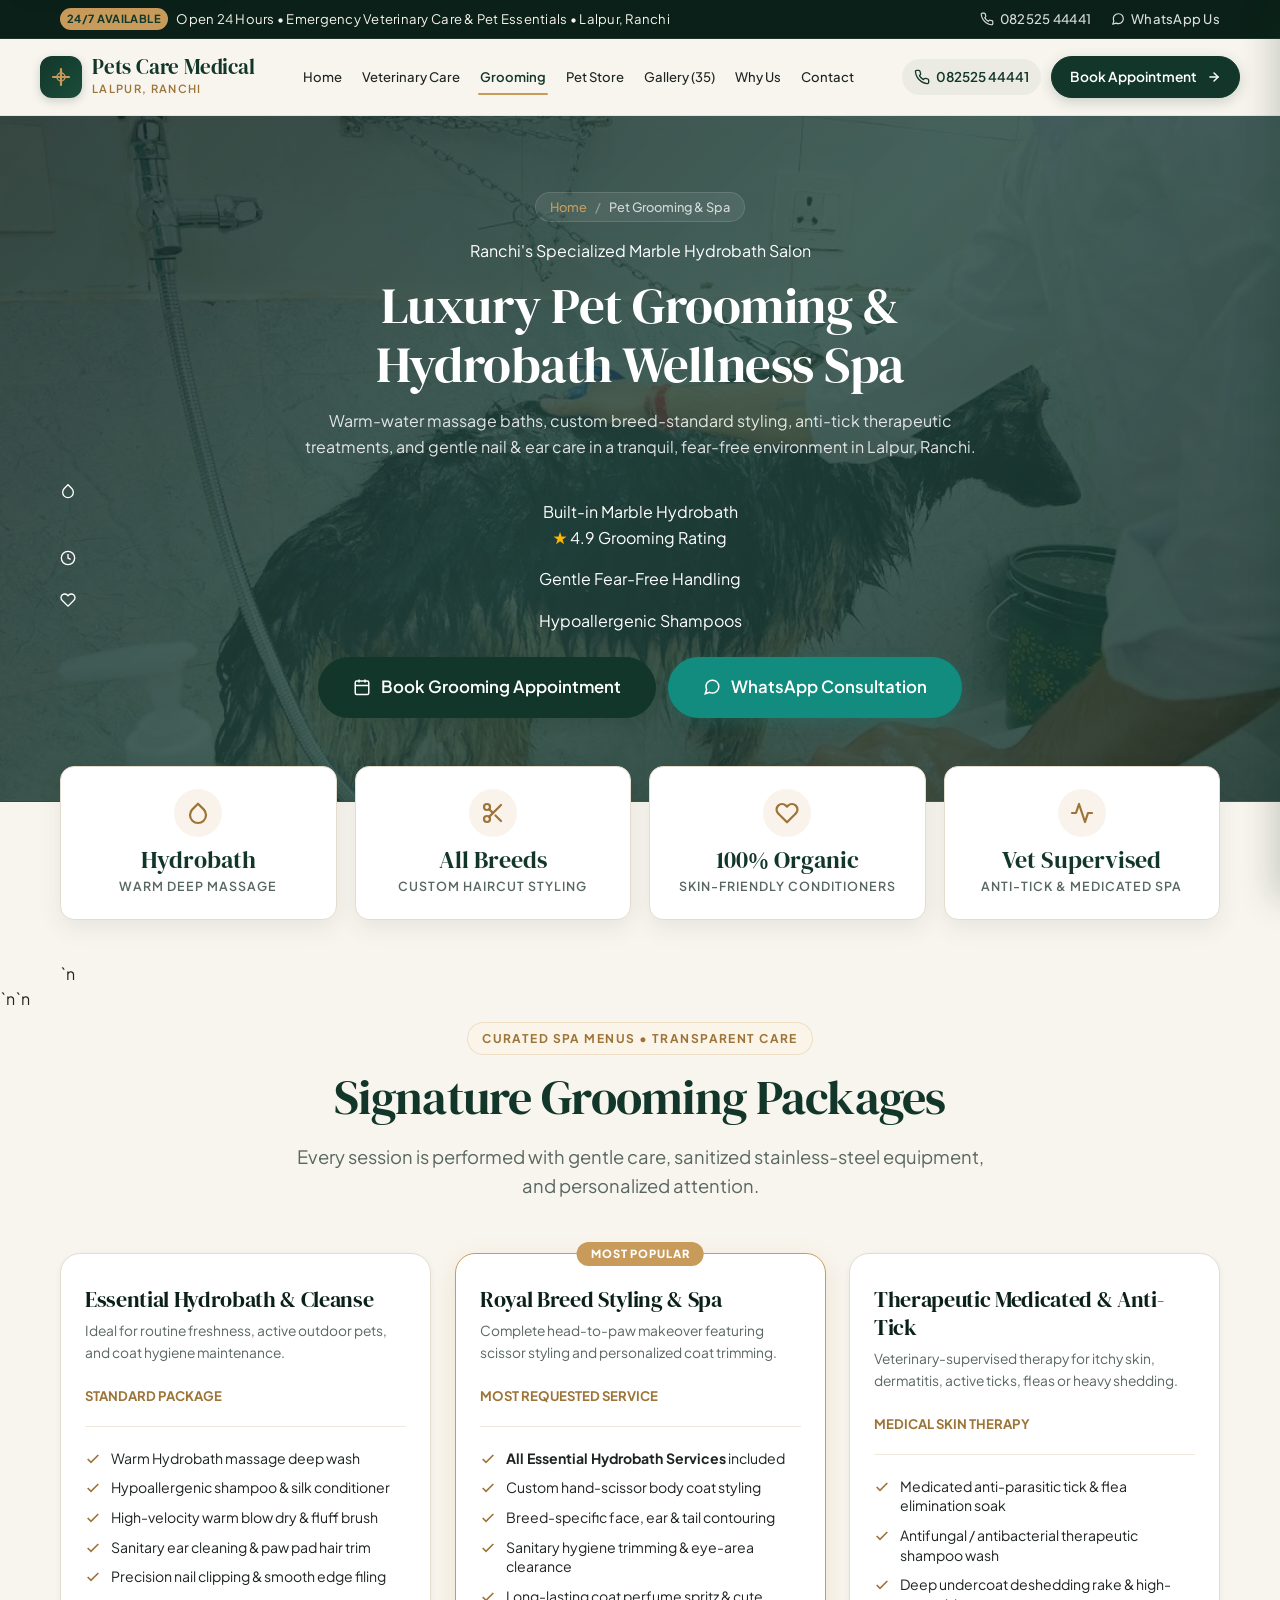
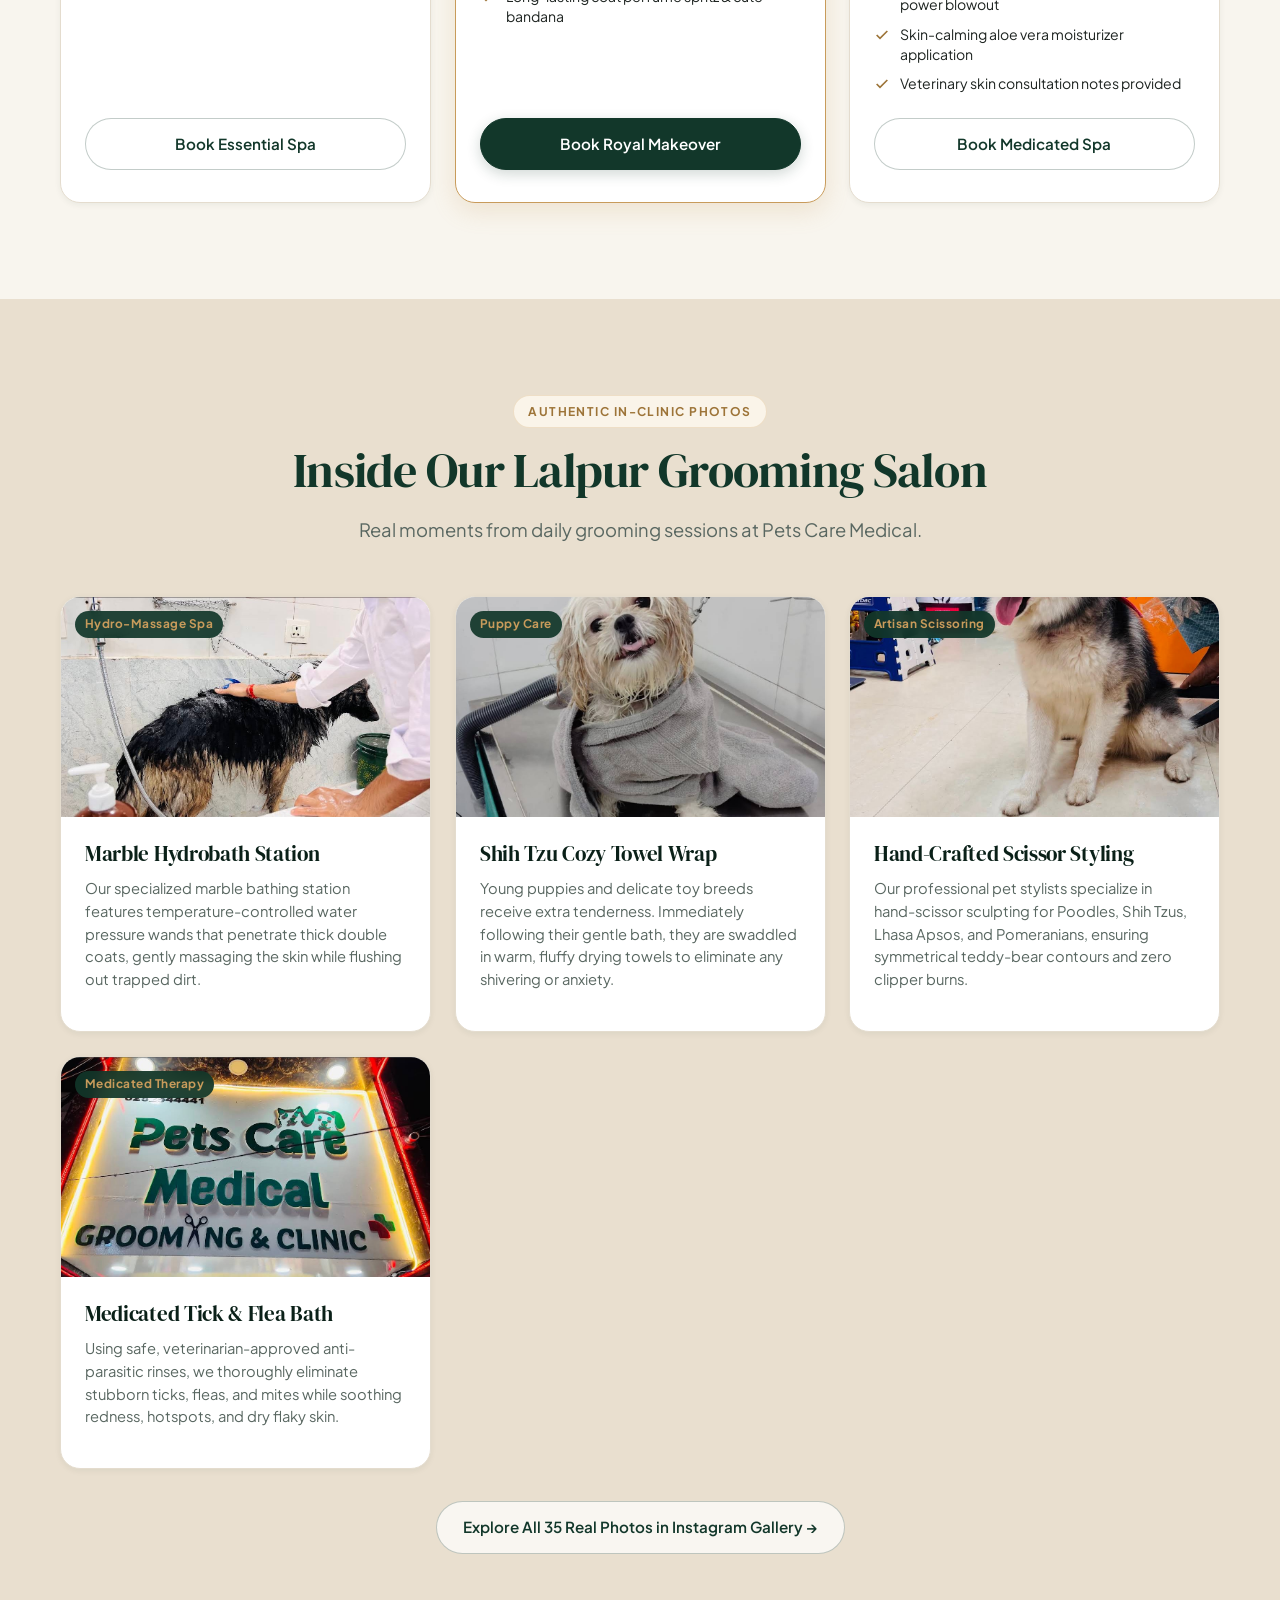
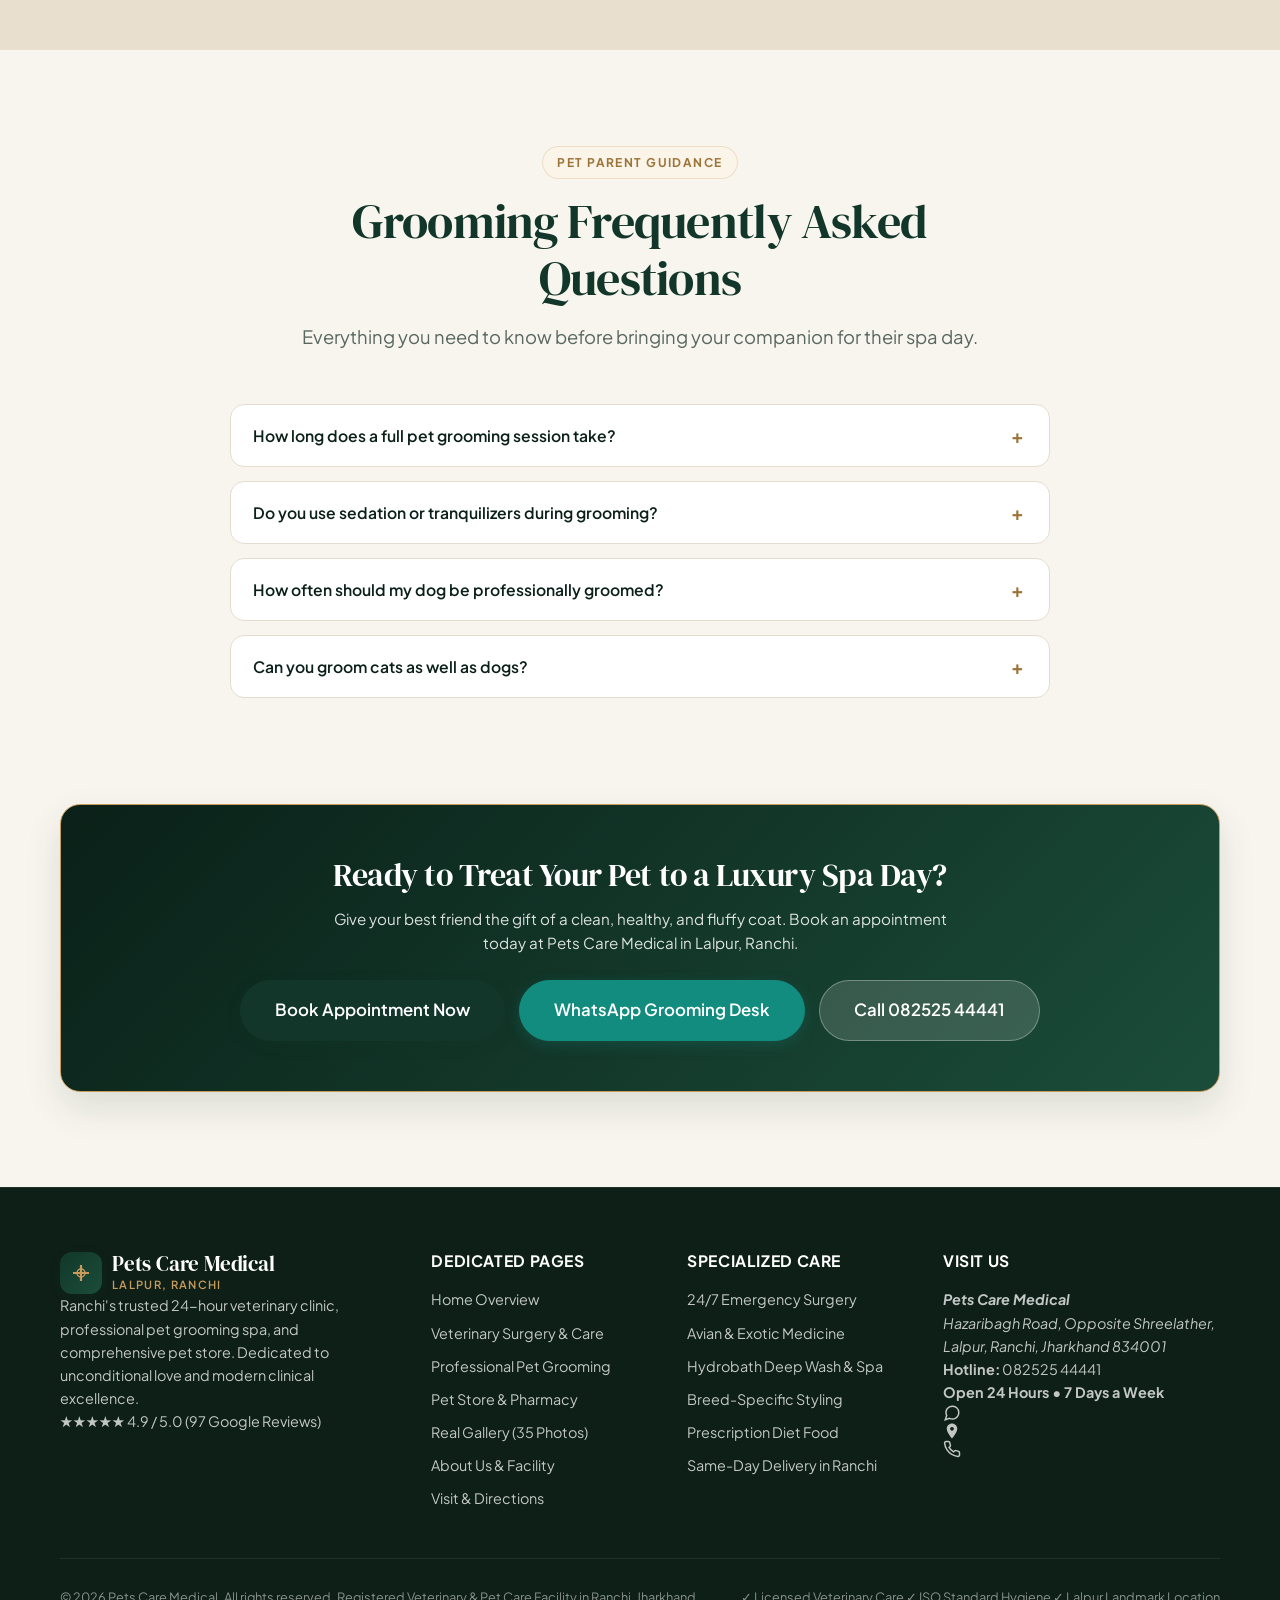
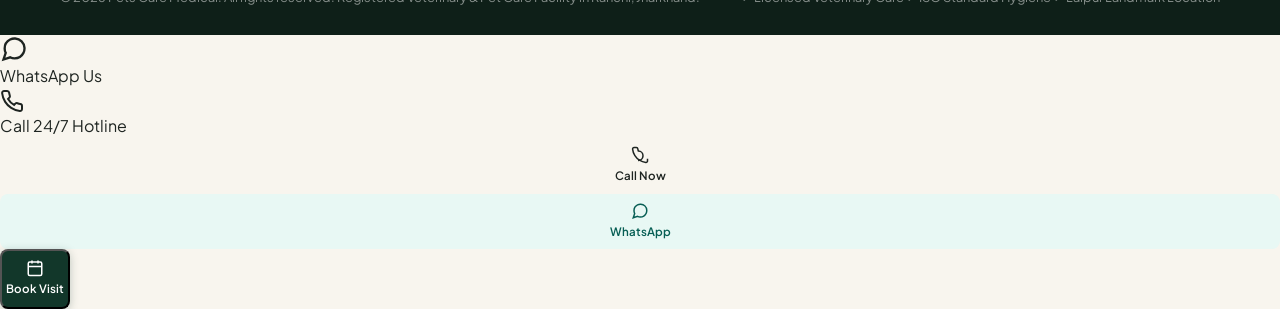
<file: grooming.html>
<!DOCTYPE html>
<html lang="en">
<head>
  <meta charset="UTF-8">
  <meta name="viewport" content="width=device-width, initial-scale=1.0, viewport-fit=cover">
  
  <title>Professional Pet Grooming &amp; Hydrobath Spa | Pets Care Medical Lalpur, Ranchi</title>
  <meta name="title" content="Professional Pet Grooming &amp; Hydrobath Spa | Pets Care Medical Lalpur, Ranchi">
  <meta name="description" content="Ranchi's premier pet grooming salon. Marble hydrobath spa, breed-specific haircut styling, anti-tick medicated bath, deshedding, and nail trim. Lalpur, Ranchi.">
  <meta name="keywords" content="pet grooming ranchi, dog bath lalpur, dog haircut ranchi, hydrobath spa ranchi, cat grooming ranchi">
  <meta name="author" content="Pets Care Medical">
  <meta name="robots" content="index, follow">
  <link rel="canonical" href="https://petscaremedical.com/grooming.html">

  <meta property="og:type" content="website">
  <meta property="og:url" content="https://petscaremedical.com/grooming.html">
  <meta property="og:title" content="Professional Pet Grooming &amp; Hydrobath Spa | Pets Care Medical Ranchi">
  <meta property="og:description" content="Marble hydrobath spa, breed-specific haircuts, warm towel care, and soothing skin treatments in Lalpur, Ranchi.">
  <meta property="og:image" content="assets/real/real_08.jpg">

  <link rel="icon" type="image/svg+xml" href="favicon.svg">
  <link rel="apple-touch-icon" href="favicon.svg">
  <link rel="preconnect" href="https://fonts.googleapis.com">
  <link rel="preconnect" href="https://fonts.gstatic.com" crossorigin>
  <link href="https://fonts.googleapis.com/css2?family=DM+Serif+Display:ital@0;1&family=Plus+Jakarta+Sans:wght@300;400;500;600;700&display=swap" rel="stylesheet">
  <link rel="stylesheet" href="styles.css">

  <script type="application/ld+json">
  {
    "@context": "https://schema.org",
    "@type": "PetStore",
    "name": "Pets Care Medical - Pet Grooming & Spa",
    "image": "assets/real/real_08.jpg",
    "telephone": "+918252544441",
    "url": "https://petscaremedical.com/grooming.html",
    "address": {
      "@type": "PostalAddress",
      "streetAddress": "Hazaribagh Road, Opposite Shreelather, Lalpur",
      "addressLocality": "Ranchi",
      "addressRegion": "Jharkhand",
      "postalCode": "834001",
      "addressCountry": "IN"
    }
  }
  </script>
</head>
<body class="dept-page-body">
  <!-- Scroll Progress Bar Indicator -->
  <div class="scroll-progress-bar" id="scrollProgressBar" aria-hidden="true"></div>

  <!-- Subtle Luxury Desktop Cursor -->
  <div class="custom-cursor-dot" id="cursorDot" aria-hidden="true"></div>
  <div class="custom-cursor-ring" id="cursorRing" aria-hidden="true"></div>

  <!-- Site Preloader -->
  <div class="site-preloader" id="sitePreloader" aria-hidden="true">
    <div class="preloader-content">
      <div class="preloader-logo">
        <div class="preloader-symbol">
          <svg width="28" height="28" viewBox="0 0 24 24" fill="none" stroke="currentColor" stroke-width="2.2" stroke-linecap="round" stroke-linejoin="round">
            <path d="M12 4v16M4 12h16"></path>
            <circle cx="12" cy="12" r="4" fill="none" stroke="currentColor" stroke-width="1.5"></circle>
          </svg>
        </div>
        <div class="preloader-brand">Pets Care Medical</div>
        <div class="preloader-sub">Lalpur, Ranchi &bull; 24/7 Care</div>
      </div>
      <div class="preloader-track">
        <div class="preloader-bar"></div>
      </div>
    </div>
  </div>

  <a href="#grooming-main" class="skip-link">Skip to main content</a>

    <!-- Top Announcement Bar -->
  <aside class="top-announcement" aria-label="Operating Hours & Emergency Hotline">
    <div class="container">
      <div class="announcement-item">
        <span class="announcement-badge">24/7 Available</span>
        <span>Open 24 Hours &bull; Emergency Veterinary Care &amp; Pet Essentials &bull; Lalpur, Ranchi</span>
      </div>
      <div class="announcement-links">
        <a href="tel:08252544441" class="announcement-link">
          <svg width="14" height="14" viewBox="0 0 24 24" fill="none" stroke="currentColor" stroke-width="2" stroke-linecap="round" stroke-linejoin="round"><path d="M22 16.92v3a2 2 0 0 1-2.18 2 19.79 19.79 0 0 1-8.63-3.07 19.5 19.5 0 0 1-6-6 19.79 19.79 0 0 1-3.07-8.67A2 2 0 0 1 4.11 2h3a2 2 0 0 1 2 1.72 12.84 12.84 0 0 0 .7 2.81 2 2 0 0 1-.45 2.11L8.09 9.91a16 16 0 0 0 6 6l1.27-1.27a2 2 0 0 1 2.11-.45 12.84 12.84 0 0 0 2.81.7A2 2 0 0 1 22 16.92z"></path></svg>
          082525 44441
        </a>
        <a href="https://wa.me/918252544441?text=Hi%20Pets%20Care%20Medical%2C%20I%20would%20like%20to%20inquire%20about%20pet%20services" target="_blank" rel="noopener noreferrer" class="announcement-link">
          <svg width="14" height="14" viewBox="0 0 24 24" fill="none" stroke="currentColor" stroke-width="2" stroke-linecap="round" stroke-linejoin="round"><path d="M21 11.5a8.38 8.38 0 0 1-.9 3.8 8.5 8.5 0 0 1-7.6 4.7 8.38 8.38 0 0 1-3.8-.9L3 21l1.9-5.7a8.38 8.38 0 0 1-.9-3.8 8.5 8.5 0 0 1 4.7-7.6 8.38 8.38 0 0 1 3.8-.9h.5a8.48 8.48 0 0 1 8 8v.5z"></path></svg>
          WhatsApp Us
        </a>
      </div>
    </div>
  </aside>

  <!-- Sticky Header / Navigation - Strictly One Line -->
  <header class="site-header" id="siteHeader">
    <div class="container">
      <div class="header-inner">
        <!-- Logo -->
        <a href="index.html" class="brand-logo" aria-label="Pets Care Medical Home">
          <div class="logo-symbol">
            <svg width="24" height="24" viewBox="0 0 24 24" fill="none" stroke="currentColor" stroke-width="2.2" stroke-linecap="round" stroke-linejoin="round">
              <path d="M12 4v16M4 12h16"></path>
              <circle cx="12" cy="12" r="4" fill="none" stroke="currentColor" stroke-width="1.5"></circle>
            </svg>
          </div>
          <div class="logo-text">
            <span class="logo-title">Pets Care Medical</span>
            <span class="logo-subtitle">Lalpur, Ranchi</span>
          </div>
        </a>

        <!-- Desktop Navigation Links - Strictly One Line -->
        <nav class="nav-desktop" aria-label="Primary Navigation">
          <a href="index.html" class="nav-link">Home</a>
          <a href="veterinary.html" class="nav-link">Veterinary Care</a>
          <a href="grooming.html" class="nav-link active">Grooming</a>
          <a href="store.html" class="nav-link">Pet Store</a>
          <a href="gallery.html" class="nav-link">Gallery (35)</a>
          <a href="about.html" class="nav-link">Why Us</a>
          <a href="contact.html" class="nav-link">Contact</a>
          
        </nav>

        <!-- Right Header CTAs -->
        <div class="header-actions">
          <a href="tel:08252544441" class="header-phone-link" aria-label="Call Pets Care Medical">
            <svg width="16" height="16" viewBox="0 0 24 24" fill="none" stroke="currentColor" stroke-width="2" stroke-linecap="round" stroke-linejoin="round"><path d="M22 16.92v3a2 2 0 0 1-2.18 2 19.79 19.79 0 0 1-8.63-3.07 19.5 19.5 0 0 1-6-6 19.79 19.79 0 0 1-3.07-8.67A2 2 0 0 1 4.11 2h3a2 2 0 0 1 2 1.72 12.84 12.84 0 0 0 .7 2.81 2 2 0 0 1-.45 2.11L8.09 9.91a16 16 0 0 0 6 6l1.27-1.27a2 2 0 0 1 2.11-.45 12.84 12.84 0 0 0 2.81.7A2 2 0 0 1 22 16.92z"></path></svg>
            <span>082525 44441</span>
          </a>
          <button type="button" class="btn btn-primary btn-sm header-cta-btn" data-open-modal="booking">
            <span>Book Appointment</span>
            <svg width="14" height="14" viewBox="0 0 24 24" fill="none" stroke="currentColor" stroke-width="2.5" stroke-linecap="round" stroke-linejoin="round"><line x1="5" y1="12" x2="19" y2="12"></line><polyline points="12 5 19 12 12 19"></polyline></svg>
          </button>
          <!-- Mobile Hamburger Toggle -->
          <button type="button" class="hamburger-btn" id="hamburgerBtn" aria-label="Open Navigation Menu" aria-expanded="false" aria-controls="mobileNavDrawer">
            <span class="hamburger-line"></span>
            <span class="hamburger-line"></span>
            <span class="hamburger-line"></span>
          </button>
        </div>
      </div>
    </div>
  </header>

  <!-- Mobile Navigation Drawer -->
  <div class="mobile-nav-backdrop" id="mobileNavBackdrop"></div>
  <aside class="mobile-nav-drawer" id="mobileNavDrawer" aria-label="Mobile Navigation">
    <div class="mobile-drawer-header">
      <div class="brand-logo">
        <div class="logo-symbol">
          <svg width="20" height="20" viewBox="0 0 24 24" fill="none" stroke="currentColor" stroke-width="2.2">
            <path d="M12 4v16M4 12h16"></path>
          </svg>
        </div>
        <div class="logo-text">
          <span class="logo-title">Pets Care Medical</span>
          <span class="logo-subtitle">Lalpur, Ranchi</span>
        </div>
      </div>
      <button type="button" class="drawer-close-btn" id="closeDrawerBtn" aria-label="Close Navigation Menu">
        <svg width="20" height="20" viewBox="0 0 24 24" fill="none" stroke="currentColor" stroke-width="2.2" stroke-linecap="round"><line x1="18" y1="6" x2="6" y2="18"></line><line x1="6" y1="6" x2="18" y2="18"></line></svg>
      </button>
    </div>

    <nav class="mobile-nav-list">
      <a href="index.html" class="mobile-nav-link">Home <span>&rarr;</span></a>
      <a href="veterinary.html" class="mobile-nav-link">Veterinary Care <span>&rarr;</span></a>
      <a href="grooming.html" class="mobile-nav-link active">Grooming <span>&rarr;</span></a>
      <a href="store.html" class="mobile-nav-link">Pet Store <span>&rarr;</span></a>
      <a href="gallery.html" class="mobile-nav-link">Gallery (35) <span>&rarr;</span></a>
      <a href="about.html" class="mobile-nav-link">Why Us <span>&rarr;</span></a>
      <a href="contact.html" class="mobile-nav-link">Contact <span>&rarr;</span></a>
      
    </nav>

    <div class="mobile-drawer-contact">
      <button type="button" class="btn btn-primary" data-open-modal="booking" style="width: 100%;">
        Book Appointment
      </button>
      <a href="https://wa.me/918252544441?text=Hi%20Pets%20Care%20Medical%2C%20I%20would%20like%20to%20inquire%20about%20pet%20services" target="_blank" rel="noopener noreferrer" class="btn btn-whatsapp" style="width: 100%;">
        <svg width="18" height="18" viewBox="0 0 24 24" fill="none" stroke="currentColor" stroke-width="2"><path d="M21 11.5a8.38 8.38 0 0 1-.9 3.8 8.5 8.5 0 0 1-7.6 4.7 8.38 8.38 0 0 1-3.8-.9L3 21l1.9-5.7a8.38 8.38 0 0 1-.9-3.8 8.5 8.5 0 0 1 4.7-7.6 8.38 8.38 0 0 1 3.8-.9h.5a8.48 8.48 0 0 1 8 8v.5z"></path></svg>
        WhatsApp Us
      </a>
      <a href="tel:08252544441" class="btn btn-secondary" style="width: 100%;">
        <svg width="16" height="16" viewBox="0 0 24 24" fill="none" stroke="currentColor" stroke-width="2"><path d="M22 16.92v3a2 2 0 0 1-2.18 2 19.79 19.79 0 0 1-8.63-3.07 19.5 19.5 0 0 1-6-6 19.79 19.79 0 0 1-3.07-8.67A2 2 0 0 1 4.11 2h3a2 2 0 0 1 2 1.72 12.84 12.84 0 0 0 .7 2.81 2 2 0 0 1-.45 2.11L8.09 9.91a16 16 0 0 0 6 6l1.27-1.27a2 2 0 0 1 2.11-.45 12.84 12.84 0 0 0 2.81.7A2 2 0 0 1 22 16.92z"></path></svg>
        Call 082525 44441
      </a>
    </div>
  </aside>

  <main id="grooming-main">
    <!-- Dedicated Hero -->
    <section class="page-hero hero-grooming">
      <div class="container">
        <div class="page-breadcrumb fade-in-up">
          <a href="index.html">Home</a>
          <span class="sep">/</span>
          <span>Pet Grooming &amp; Spa</span>
        </div>
        <div class="gallery-hero-badge fade-in-up" style="margin-bottom: 12px;">
          <span class="pulse-dot"></span>
          <span>Ranchi's Specialized Marble Hydrobath Salon</span>
        </div>
        <h1 class="page-hero-title fade-in-up">Luxury Pet Grooming &amp;<br>Hydrobath Wellness Spa</h1>
        <p class="page-hero-desc fade-in-up">
          Warm-water massage baths, custom breed-standard styling, anti-tick therapeutic treatments, and gentle nail &amp; ear care in a tranquil, fear-free environment in Lalpur, Ranchi.
        </p>
        <div class="gallery-hero-stats fade-in-up">
          <div class="gallery-stat-pill">
            <svg width="16" height="16" viewBox="0 0 24 24" fill="none" stroke="currentColor" stroke-width="2"><path d="M12 2.69l5.66 5.66a8 8 0 1 1-11.31 0z"/></svg>
            <span>Built-in Marble Hydrobath</span>
          </div>
          <div class="gallery-stat-pill">
            <span style="color: #FFB800;">&#9733;</span>
            <span>4.9 Grooming Rating</span>
          </div>
          <div class="gallery-stat-pill">
            <svg width="16" height="16" viewBox="0 0 24 24" fill="none" stroke="currentColor" stroke-width="2"><circle cx="12" cy="12" r="10"></circle><polyline points="12 6 12 12 16 14"></polyline></svg>
            <span>Gentle Fear-Free Handling</span>
          </div>
          <div class="gallery-stat-pill">
            <svg width="16" height="16" viewBox="0 0 24 24" fill="none" stroke="currentColor" stroke-width="2"><path d="M20.84 4.61a5.5 5.5 0 0 0-7.78 0L12 5.67l-1.06-1.06a5.5 5.5 0 0 0-7.78 7.78l1.06 1.06L12 21.23l7.78-7.78 1.06-1.06a5.5 5.5 0 0 0 0-7.78z"/></svg>
            <span>Hypoallergenic Shampoos</span>
          </div>
        </div>
        <div class="page-hero-actions fade-in-up">
          <button type="button" class="btn btn-primary btn-lg" data-open-modal="booking" data-service="Full Pet Grooming">
            <svg width="18" height="18" viewBox="0 0 24 24" fill="none" stroke="currentColor" stroke-width="2"><rect x="3" y="4" width="18" height="18" rx="2" ry="2"></rect><line x1="16" y1="2" x2="16" y2="6"></line><line x1="8" y1="2" x2="8" y2="6"></line><line x1="3" y1="10" x2="21" y2="10"></line></svg>
            <span>Book Grooming Appointment</span>
          </button>
          <a href="https://wa.me/918252544441?text=Hi%20Pets%20Care%20Medical%2C%20I%20would%20like%20to%20inquire%20about%20pet%20grooming%20packages" target="_blank" rel="noopener noreferrer" class="btn btn-whatsapp btn-lg">
            <svg width="18" height="18" viewBox="0 0 24 24" fill="none" stroke="currentColor" stroke-width="2"><path d="M21 11.5a8.38 8.38 0 0 1-.9 3.8 8.5 8.5 0 0 1-7.6 4.7 8.38 8.38 0 0 1-3.8-.9L3 21l1.9-5.7a8.38 8.38 0 0 1-.9-3.8 8.5 8.5 0 0 1 4.7-7.6 8.38 8.38 0 0 1 3.8-.9h.5a8.48 8.48 0 0 1 8 8v.5z"></path></svg>
            <span>WhatsApp Consultation</span>
          </a>
        </div>
      </div>
    </section>

    <!-- Stat Highlights Strip -->
    <div class="container">
      <div class="dept-stat-grid fade-in-up">
        <div class="dept-stat-card">
          <div class="dept-stat-icon-svg"><svg width="24" height="24" viewBox="0 0 24 24" fill="none" stroke="currentColor" stroke-width="2.2" stroke-linecap="round" stroke-linejoin="round"><path d="M12 2.69l5.66 5.66a8 8 0 1 1-11.31 0z"/></svg></div>
          <div class="dept-stat-val">Hydrobath</div>
          <div class="dept-stat-label">Warm Deep Massage</div>
        </div>
        <div class="dept-stat-card">
          <div class="dept-stat-icon-svg"><svg width="24" height="24" viewBox="0 0 24 24" fill="none" stroke="currentColor" stroke-width="2.2" stroke-linecap="round" stroke-linejoin="round"><circle cx="6" cy="6" r="3"/><circle cx="6" cy="18" r="3"/><line x1="20" y1="4" x2="8.12" y2="15.88"/><line x1="14.47" y1="14.48" x2="20" y2="20"/><line x1="8.12" y1="8.12" x2="12" y2="12"/></svg></div>
          <div class="dept-stat-val">All Breeds</div>
          <div class="dept-stat-label">Custom Haircut Styling</div>
        </div>
        <div class="dept-stat-card">
          <div class="dept-stat-icon-svg"><svg width="24" height="24" viewBox="0 0 24 24" fill="none" stroke="currentColor" stroke-width="2.2" stroke-linecap="round" stroke-linejoin="round"><path d="M20.84 4.61a5.5 5.5 0 0 0-7.78 0L12 5.67l-1.06-1.06a5.5 5.5 0 0 0-7.78 7.78l1.06 1.06L12 21.23l7.78-7.78 1.06-1.06a5.5 5.5 0 0 0 0-7.78z"/></svg></div>
          <div class="dept-stat-val">100% Organic</div>
          <div class="dept-stat-label">Skin-Friendly Conditioners</div>
        </div>
        <div class="dept-stat-card">
          <div class="dept-stat-icon-svg"><svg width="24" height="24" viewBox="0 0 24 24" fill="none" stroke="currentColor" stroke-width="2.2" stroke-linecap="round" stroke-linejoin="round"><path d="M22 12h-4l-3 9L9 3l-3 9H2"/></svg></div>
          <div class="dept-stat-val">Vet Supervised</div>
          <div class="dept-stat-label">Anti-Tick &amp; Medicated Spa</div>
        </div>
      </div>`n    </div>`n`n    <!-- Transparent Grooming Packages Matrix -->
    <section class="section" style="padding-top: 10px;">
      <div class="container">
        <div class="section-header fade-in-up">
          <span class="section-tag">Curated Spa Menus &bull; Transparent Care</span>
          <h2>Signature Grooming Packages</h2>
          <p>Every session is performed with gentle care, sanitized stainless-steel equipment, and personalized attention.</p>
        </div>

        <div class="package-grid">
          <!-- Package 1 -->
          <div class="package-card fade-in-up">
            <h3 class="package-name">Essential Hydrobath &amp; Cleanse</h3>
            <p class="package-desc">Ideal for routine freshness, active outdoor pets, and coat hygiene maintenance.</p>
            <div class="package-price-row">
              <span style="font-size: 0.82rem; font-weight: 700; color: var(--color-accent-dark); text-transform: uppercase;">Standard Package</span>
            </div>
            <ul class="package-features-list">
              <li>
                <svg width="16" height="16" viewBox="0 0 24 24" fill="none" stroke="currentColor" stroke-width="2.5"><polyline points="20 6 9 17 4 12"></polyline></svg>
                <span>Warm Hydrobath massage deep wash</span>
              </li>
              <li>
                <svg width="16" height="16" viewBox="0 0 24 24" fill="none" stroke="currentColor" stroke-width="2.5"><polyline points="20 6 9 17 4 12"></polyline></svg>
                <span>Hypoallergenic shampoo &amp; silk conditioner</span>
              </li>
              <li>
                <svg width="16" height="16" viewBox="0 0 24 24" fill="none" stroke="currentColor" stroke-width="2.5"><polyline points="20 6 9 17 4 12"></polyline></svg>
                <span>High-velocity warm blow dry &amp; fluff brush</span>
              </li>
              <li>
                <svg width="16" height="16" viewBox="0 0 24 24" fill="none" stroke="currentColor" stroke-width="2.5"><polyline points="20 6 9 17 4 12"></polyline></svg>
                <span>Sanitary ear cleaning &amp; paw pad hair trim</span>
              </li>
              <li>
                <svg width="16" height="16" viewBox="0 0 24 24" fill="none" stroke="currentColor" stroke-width="2.5"><polyline points="20 6 9 17 4 12"></polyline></svg>
                <span>Precision nail clipping &amp; smooth edge filing</span>
              </li>
            </ul>
            <button type="button" class="btn btn-secondary" data-open-modal="booking" data-service="Essential Bath">Book Essential Spa</button>
          </div>

          <!-- Package 2 (Featured) -->
          <div class="package-card featured fade-in-up">
            <h3 class="package-name">Royal Breed Styling &amp; Spa</h3>
            <p class="package-desc">Complete head-to-paw makeover featuring scissor styling and personalized coat trimming.</p>
            <div class="package-price-row">
              <span style="font-size: 0.82rem; font-weight: 700; color: var(--color-accent-dark); text-transform: uppercase;">Most Requested Service</span>
            </div>
            <ul class="package-features-list">
              <li>
                <svg width="16" height="16" viewBox="0 0 24 24" fill="none" stroke="currentColor" stroke-width="2.5"><polyline points="20 6 9 17 4 12"></polyline></svg>
                <span><strong>All Essential Hydrobath Services</strong> included</span>
              </li>
              <li>
                <svg width="16" height="16" viewBox="0 0 24 24" fill="none" stroke="currentColor" stroke-width="2.5"><polyline points="20 6 9 17 4 12"></polyline></svg>
                <span>Custom hand-scissor body coat styling</span>
              </li>
              <li>
                <svg width="16" height="16" viewBox="0 0 24 24" fill="none" stroke="currentColor" stroke-width="2.5"><polyline points="20 6 9 17 4 12"></polyline></svg>
                <span>Breed-specific face, ear &amp; tail contouring</span>
              </li>
              <li>
                <svg width="16" height="16" viewBox="0 0 24 24" fill="none" stroke="currentColor" stroke-width="2.5"><polyline points="20 6 9 17 4 12"></polyline></svg>
                <span>Sanitary hygiene trimming &amp; eye-area clearance</span>
              </li>
              <li>
                <svg width="16" height="16" viewBox="0 0 24 24" fill="none" stroke="currentColor" stroke-width="2.5"><polyline points="20 6 9 17 4 12"></polyline></svg>
                <span>Long-lasting coat perfume spritz &amp; cute bandana</span>
              </li>
            </ul>
            <button type="button" class="btn btn-primary" data-open-modal="booking" data-service="Full Royal Grooming">Book Royal Makeover</button>
          </div>

          <!-- Package 3 -->
          <div class="package-card fade-in-up">
            <h3 class="package-name">Therapeutic Medicated &amp; Anti-Tick</h3>
            <p class="package-desc">Veterinary-supervised therapy for itchy skin, dermatitis, active ticks, fleas or heavy shedding.</p>
            <div class="package-price-row">
              <span style="font-size: 0.82rem; font-weight: 700; color: var(--color-accent-dark); text-transform: uppercase;">Medical Skin Therapy</span>
            </div>
            <ul class="package-features-list">
              <li>
                <svg width="16" height="16" viewBox="0 0 24 24" fill="none" stroke="currentColor" stroke-width="2.5"><polyline points="20 6 9 17 4 12"></polyline></svg>
                <span>Medicated anti-parasitic tick &amp; flea elimination soak</span>
              </li>
              <li>
                <svg width="16" height="16" viewBox="0 0 24 24" fill="none" stroke="currentColor" stroke-width="2.5"><polyline points="20 6 9 17 4 12"></polyline></svg>
                <span>Antifungal / antibacterial therapeutic shampoo wash</span>
              </li>
              <li>
                <svg width="16" height="16" viewBox="0 0 24 24" fill="none" stroke="currentColor" stroke-width="2.5"><polyline points="20 6 9 17 4 12"></polyline></svg>
                <span>Deep undercoat deshedding rake &amp; high-power blowout</span>
              </li>
              <li>
                <svg width="16" height="16" viewBox="0 0 24 24" fill="none" stroke="currentColor" stroke-width="2.5"><polyline points="20 6 9 17 4 12"></polyline></svg>
                <span>Skin-calming aloe vera moisturizer application</span>
              </li>
              <li>
                <svg width="16" height="16" viewBox="0 0 24 24" fill="none" stroke="currentColor" stroke-width="2.5"><polyline points="20 6 9 17 4 12"></polyline></svg>
                <span>Veterinary skin consultation notes provided</span>
              </li>
            </ul>
            <button type="button" class="btn btn-secondary" data-open-modal="booking" data-service="Medicated Anti-Tick Spa">Book Medicated Spa</button>
          </div>
        </div>
      </div>
    </section>

    <!-- Real Grooming Photos Grid with Details -->
    <section class="section section-alt">
      <div class="container">
        <div class="section-header fade-in-up">
          <span class="section-tag">Authentic In-Clinic Photos</span>
          <h2>Inside Our Lalpur Grooming Salon</h2>
          <p>Real moments from daily grooming sessions at Pets Care Medical.</p>
        </div>

        <div class="dept-detail-grid">
          <div class="dept-detail-card fade-in-up">
            <div class="dept-card-media">
              <img src="assets/real/real_08.jpg" alt="Marble Hydrobath Tub - Pets Care Medical" class="dept-card-img" loading="lazy">
              <span class="dept-card-tag">Hydro-Massage Spa</span>
            </div>
            <div class="dept-card-body">
              <h3 class="dept-card-title">Marble Hydrobath Station</h3>
              <p class="dept-card-desc">Our specialized marble bathing station features temperature-controlled water pressure wands that penetrate thick double coats, gently massaging the skin while flushing out trapped dirt.</p>
            </div>
          </div>

          <div class="dept-detail-card fade-in-up">
            <div class="dept-card-media">
              <img src="assets/real/real_12.jpg" alt="Shih Tzu puppy warm towel wrap" class="dept-card-img" loading="lazy">
              <span class="dept-card-tag">Puppy Care</span>
            </div>
            <div class="dept-card-body">
              <h3 class="dept-card-title">Shih Tzu Cozy Towel Wrap</h3>
              <p class="dept-card-desc">Young puppies and delicate toy breeds receive extra tenderness. Immediately following their gentle bath, they are swaddled in warm, fluffy drying towels to eliminate any shivering or anxiety.</p>
            </div>
          </div>

          <div class="dept-detail-card fade-in-up">
            <div class="dept-card-media">
              <img src="assets/real/real_13.jpg" alt="Precision scissor styling" class="dept-card-img" loading="lazy">
              <span class="dept-card-tag">Artisan Scissoring</span>
            </div>
            <div class="dept-card-body">
              <h3 class="dept-card-title">Hand-Crafted Scissor Styling</h3>
              <p class="dept-card-desc">Our professional pet stylists specialize in hand-scissor sculpting for Poodles, Shih Tzus, Lhasa Apsos, and Pomeranians, ensuring symmetrical teddy-bear contours and zero clipper burns.</p>
            </div>
          </div>

          <div class="dept-detail-card fade-in-up">
            <div class="dept-card-media">
              <img src="assets/real/real_22.jpg" alt="Medicated tick and flea bath" class="dept-card-img" loading="lazy">
              <span class="dept-card-tag">Medicated Therapy</span>
            </div>
            <div class="dept-card-body">
              <h3 class="dept-card-title">Medicated Tick &amp; Flea Bath</h3>
              <p class="dept-card-desc">Using safe, veterinarian-approved anti-parasitic rinses, we thoroughly eliminate stubborn ticks, fleas, and mites while soothing redness, hotspots, and dry flaky skin.</p>
            </div>
          </div>
        </div>

        <div style="text-align: center; margin-top: 32px;">
          <a href="gallery.html" class="btn btn-secondary">
            <span>Explore All 35 Real Photos in Instagram Gallery &rarr;</span>
          </a>
        </div>
      </div>
    </section>

    <!-- Grooming FAQ Accordion -->
    <section class="section">
      <div class="container">
        <div class="section-header fade-in-up">
          <span class="section-tag">Pet Parent Guidance</span>
          <h2>Grooming Frequently Asked Questions</h2>
          <p>Everything you need to know before bringing your companion for their spa day.</p>
        </div>

        <div class="faq-list fade-in-up">
          <div class="faq-item">
            <button type="button" class="faq-question" aria-expanded="false">
              <span>How long does a full pet grooming session take?</span>
              <span class="faq-icon">+</span>
            </button>
            <div class="faq-answer">
              An essential bath and hygiene package typically takes about 60 to 75 minutes. A full haircut and breed styling session usually takes between 90 to 120 minutes depending on your pet's size, coat thickness, and temperament.
            </div>
          </div>

          <div class="faq-item">
            <button type="button" class="faq-question" aria-expanded="false">
              <span>Do you use sedation or tranquilizers during grooming?</span>
              <span class="faq-icon">+</span>
            </button>
            <div class="faq-answer">
              Strictly NO. We practice fear-free, compassionate handling. Our stylists use calm praise, tasty treats, and frequent rest breaks to help pets feel safe and comfortable. We never administer sedatives without explicit medical veterinarian indication and pet parent consent.
            </div>
          </div>

          <div class="faq-item">
            <button type="button" class="faq-question" aria-expanded="false">
              <span>How often should my dog be professionally groomed?</span>
              <span class="faq-icon">+</span>
            </button>
            <div class="faq-answer">
              For short-haired breeds (like Labradors or Beagles), a bath and deshedding blowout every 3 to 4 weeks is optimal. For long-haired or curly breeds (like Shih Tzus, Poodles, and Golden Retrievers), a full haircut every 6 to 8 weeks with maintenance baths in between keeps their coat mat-free and healthy.
            </div>
          </div>

          <div class="faq-item">
            <button type="button" class="faq-question" aria-expanded="false">
              <span>Can you groom cats as well as dogs?</span>
              <span class="faq-icon">+</span>
            </button>
            <div class="faq-answer">
              Yes! We offer specialized feline grooming including waterless foam baths, sanitary trimming, gentle de-matting, and claw trimming in a quiet environment away from canine barking.
            </div>
          </div>
        </div>
      </div>
    </section>

    <!-- Pre-Footer CTA -->
    <section class="section" style="padding-top: 10px;">
      <div class="container">
        <div class="gallery-page-cta fade-in-up" style="background: linear-gradient(135deg, var(--color-primary-dark), #1b4d3a); color: #FFFFFF; border-radius: var(--radius-lg); padding: clamp(30px, 4vw, 50px); text-align: center; border: 1.5px solid var(--color-accent); box-shadow: var(--shadow-lg);">
          <h3 style="font-family: var(--font-serif); font-size: clamp(1.4rem, 2.5vw, 2rem); margin-bottom: 12px; color: #FFFFFF;">Ready to Treat Your Pet to a Luxury Spa Day?</h3>
          <p style="max-width: 620px; margin: 0 auto 24px; color: rgba(255,255,255,0.85); font-size: 0.95rem; line-height: 1.6;">
            Give your best friend the gift of a clean, healthy, and fluffy coat. Book an appointment today at Pets Care Medical in Lalpur, Ranchi.
          </p>
          <div style="display: flex; gap: 14px; justify-content: center; flex-wrap: wrap;">
            <button type="button" class="btn btn-primary btn-lg" data-open-modal="booking" data-service="Full Pet Grooming">
              Book Appointment Now
            </button>
            <a href="https://wa.me/918252544441?text=Hi%20Pets%20Care%20Medical%2C%20I%20would%20like%20to%20book%20a%20grooming%20slot" target="_blank" rel="noopener noreferrer" class="btn btn-whatsapp btn-lg">
              WhatsApp Grooming Desk
            </a>
            <a href="tel:08252544441" class="btn btn-secondary btn-lg" style="background: rgba(255,255,255,0.15); color: #fff; border-color: rgba(255,255,255,0.3);">
              Call 082525 44441
            </a>
          </div>
        </div>
      </div>
    </section>
  </main>

    <!-- Global Footer -->
  <footer class="site-footer" role="contentinfo">
    <div class="container">
      <div class="footer-grid">
        <div class="footer-col footer-col-brand">
          <div class="brand-logo footer-logo">
            <div class="logo-symbol">
              <svg width="24" height="24" viewBox="0 0 24 24" fill="none" stroke="currentColor" stroke-width="2.2">
                <path d="M12 4v16M4 12h16"></path>
                <circle cx="12" cy="12" r="4" fill="none" stroke="currentColor" stroke-width="1.5"></circle>
              </svg>
            </div>
            <div class="logo-text">
              <span class="logo-title" style="color: #fff;">Pets Care Medical</span>
              <span class="logo-subtitle" style="color: var(--color-accent);">Lalpur, Ranchi</span>
            </div>
          </div>
          <p class="footer-desc">
            Ranchi's trusted 24-hour veterinary clinic, professional pet grooming spa, and comprehensive pet store. Dedicated to unconditional love and modern clinical excellence.
          </p>
          <div class="footer-rating-pill">
            <span class="stars">&#9733;&#9733;&#9733;&#9733;&#9733;</span>
            <span class="score">4.9 / 5.0</span>
            <span class="based-on">(97 Google Reviews)</span>
          </div>
        </div>

        <div class="footer-col">
          <h4 class="footer-heading">Dedicated Pages</h4>
          <ul class="footer-links">
            <li><a href="index.html">Home Overview</a></li>
            <li><a href="veterinary.html">Veterinary Surgery &amp; Care</a></li>
            <li><a href="grooming.html">Professional Pet Grooming</a></li>
            <li><a href="store.html">Pet Store &amp; Pharmacy</a></li>
            <li><a href="gallery.html">Real Gallery (35 Photos)</a></li>
            <li><a href="about.html">About Us &amp; Facility</a></li>
            <li><a href="contact.html">Visit &amp; Directions</a></li>
          </ul>
        </div>

        <div class="footer-col">
          <h4 class="footer-heading">Specialized Care</h4>
          <ul class="footer-links">
            <li><a href="veterinary.html">24/7 Emergency Surgery</a></li>
            <li><a href="veterinary.html">Avian &amp; Exotic Medicine</a></li>
            <li><a href="grooming.html">Hydrobath Deep Wash &amp; Spa</a></li>
            <li><a href="grooming.html">Breed-Specific Styling</a></li>
            <li><a href="store.html">Prescription Diet Food</a></li>
            <li><a href="store.html">Same-Day Delivery in Ranchi</a></li>
          </ul>
        </div>

        <div class="footer-col footer-col-contact">
          <h4 class="footer-heading">Visit Us</h4>
          <address class="footer-address">
            <strong>Pets Care Medical</strong><br>
            Hazaribagh Road, Opposite Shreelather,<br>
            Lalpur, Ranchi, Jharkhand 834001
          </address>
          <p class="footer-phone">
            <strong>Hotline:</strong> <a href="tel:08252544441">082525 44441</a>
          </p>
          <p class="footer-hours">
            <span class="pulse-dot"></span>
            <strong>Open 24 Hours &bull; 7 Days a Week</strong>
          </p>
          <div class="footer-socials">
            <a href="https://wa.me/918252544441" target="_blank" rel="noopener noreferrer" class="social-icon-link" aria-label="WhatsApp">
              <svg width="18" height="18" viewBox="0 0 24 24" fill="none" stroke="currentColor" stroke-width="2"><path d="M21 11.5a8.38 8.38 0 0 1-.9 3.8 8.5 8.5 0 0 1-7.6 4.7 8.38 8.38 0 0 1-3.8-.9L3 21l1.9-5.7a8.38 8.38 0 0 1-.9-3.8 8.5 8.5 0 0 1 4.7-7.6 8.38 8.38 0 0 1 3.8-.9h.5a8.48 8.48 0 0 1 8 8v.5z"></path></svg>
            </a>
            <a href="https://www.google.com/maps/search/?api=1&query=Pets+Care+Medical+Lalpur+Ranchi" target="_blank" rel="noopener noreferrer" class="social-icon-link" aria-label="Google Maps">
              <svg width="18" height="18" viewBox="0 0 24 24" fill="currentColor"><path d="M12 2C8.13 2 5 5.13 5 9c0 5.25 7 13 7 13s7-7.75 7-13c0-3.87-3.13-7-7-7zm0 9.5c-1.38 0-2.5-1.12-2.5-2.5s1.12-2.5 2.5-2.5 2.5 1.12 2.5 2.5-1.12 2.5-2.5 2.5z"/></svg>
            </a>
            <a href="tel:08252544441" class="social-icon-link" aria-label="Telephone">
              <svg width="18" height="18" viewBox="0 0 24 24" fill="none" stroke="currentColor" stroke-width="2"><path d="M22 16.92v3a2 2 0 0 1-2.18 2 19.79 19.79 0 0 1-8.63-3.07 19.5 19.5 0 0 1-6-6 19.79 19.79 0 0 1-3.07-8.67A2 2 0 0 1 4.11 2h3a2 2 0 0 1 2 1.72 12.84 12.84 0 0 0 .7 2.81 2 2 0 0 1-.45 2.11L8.09 9.91a16 16 0 0 0 6 6l1.27-1.27a2 2 0 0 1 2.11-.45 12.84 12.84 0 0 0 2.81.7A2 2 0 0 1 22 16.92z"></path></svg>
            </a>
          </div>
        </div>
      </div>

      <div class="footer-bottom">
        <div class="footer-legal">
          <p>&copy; <span id="year">2026</span> Pets Care Medical. All rights reserved. Registered Veterinary &amp; Pet Care Facility in Ranchi, Jharkhand.</p>
        </div>
        <div class="footer-badges">
          <span class="footer-trust-tag">&#10003; Licensed Veterinary Care</span>
          <span class="footer-trust-tag">&#10003; ISO Standard Hygiene</span>
          <span class="footer-trust-tag">&#10003; Lalpur Landmark Location</span>
        </div>
      </div>
    </div>
  </footer>

  <!-- Floating Sticky Action Buttons -->
  <div class="floating-actions" aria-label="Quick Communication">
    <a href="https://wa.me/918252544441?text=Hi%20Pets%20Care%20Medical%2C%20I%20would%20like%20to%20inquire" target="_blank" rel="noopener noreferrer" class="floating-btn floating-whatsapp" aria-label="Chat on WhatsApp">
      <svg width="28" height="28" viewBox="0 0 24 24" fill="none" stroke="currentColor" stroke-width="2"><path d="M21 11.5a8.38 8.38 0 0 1-.9 3.8 8.5 8.5 0 0 1-7.6 4.7 8.38 8.38 0 0 1-3.8-.9L3 21l1.9-5.7a8.38 8.38 0 0 1-.9-3.8 8.5 8.5 0 0 1 4.7-7.6 8.38 8.38 0 0 1 3.8-.9h.5a8.48 8.48 0 0 1 8 8v.5z"></path></svg>
      <span class="floating-tooltip">WhatsApp Us</span>
    </a>
    <a href="tel:08252544441" class="floating-btn floating-call" aria-label="Call Pets Care Medical 24 Hours">
      <svg width="24" height="24" viewBox="0 0 24 24" fill="none" stroke="currentColor" stroke-width="2"><path d="M22 16.92v3a2 2 0 0 1-2.18 2 19.79 19.79 0 0 1-8.63-3.07 19.5 19.5 0 0 1-6-6 19.79 19.79 0 0 1-3.07-8.67A2 2 0 0 1 4.11 2h3a2 2 0 0 1 2 1.72 12.84 12.84 0 0 0 .7 2.81 2 2 0 0 1-.45 2.11L8.09 9.91a16 16 0 0 0 6 6l1.27-1.27a2 2 0 0 1 2.11-.45 12.84 12.84 0 0 0 2.81.7A2 2 0 0 1 22 16.92z"></path></svg>
      <span class="floating-tooltip">Call 24/7 Hotline</span>
    </a>
  </div>

  <!-- Mobile Bottom Sticky Conversion Bar -->
  <aside class="mobile-sticky-bar" aria-label="Mobile Quick Booking and Emergency Actions">
    <a href="tel:08252544441" class="mobile-action-btn btn-call-bar" aria-label="Call Emergency Line">
      <svg width="18" height="18" viewBox="0 0 24 24" fill="none" stroke="currentColor" stroke-width="2"><path d="M22 16.92v3a2 2 0 0 1-2.18 2 19.79 19.79 0 0 1-8.63-3.07 19.5 19.5 0 0 1-6-6 19.79 19.79 0 0 1-3.07-8.67A2 2 0 0 1 4.11 2h3a2 2 0 0 1 2 1.72 12.84 12.84 0 0 0 .7 2.81 2 2 0 0 1-.45 12.84 12.84 0 0 0 2.81.7A2 2 0 0 1 22 16.92z"></path></svg>
      <span>Call Now</span>
    </a>
    <a href="https://wa.me/918252544441?text=Hi%20Pets%20Care%20Medical%2C%20I%20would%20like%20to%20inquire" target="_blank" rel="noopener noreferrer" class="mobile-action-btn btn-whatsapp-bar" aria-label="WhatsApp Consultation">
      <svg width="18" height="18" viewBox="0 0 24 24" fill="none" stroke="currentColor" stroke-width="2"><path d="M21 11.5a8.38 8.38 0 0 1-.9 3.8 8.5 8.5 0 0 1-7.6 4.7 8.38 8.38 0 0 1-3.8-.9L3 21l1.9-5.7a8.38 8.38 0 0 1-.9-3.8 8.5 8.5 0 0 1 4.7-7.6 8.38 8.38 0 0 1 3.8-.9h.5a8.48 8.48 0 0 1 8 8v.5z"></path></svg>
      <span>WhatsApp</span>
    </a>
    <button type="button" class="mobile-action-btn btn-book-bar" data-open-modal="booking" aria-label="Book Appointment">
      <svg width="18" height="18" viewBox="0 0 24 24" fill="none" stroke="currentColor" stroke-width="2"><rect x="3" y="4" width="18" height="18" rx="2" ry="2"></rect><line x1="16" y1="2" x2="16" y2="6"></line><line x1="8" y1="2" x2="8" y2="6"></line><line x1="3" y1="10" x2="21" y2="10"></line></svg>
      <span>Book Visit</span>
    </button>
  </aside>

  <!-- Interactive Appointment Modal -->
  <div class="modal-overlay" id="bookingModal" role="dialog" aria-modal="true" aria-labelledby="modalTitle">
    <div class="modal-window">
      <div class="modal-header">
        <h3 id="modalTitle">Book an Appointment</h3>
        <button type="button" class="modal-close-btn" id="closeBookingModal" aria-label="Close Appointment Modal">
          <svg width="20" height="20" viewBox="0 0 24 24" fill="none" stroke="currentColor" stroke-width="2"><line x1="18" y1="6" x2="6" y2="18"></line><line x1="6" y1="6" x2="18" y2="18"></line></svg>
        </button>
      </div>

      <form id="bookingForm">
        <div class="form-group">
          <label class="form-label">Pet Type</label>
          <div class="pet-selector-chips">
            <label class="pet-chip">
              <input type="radio" name="petType" value="Dog" checked>
              <div class="pet-chip-box">
                <span>Dog</span>
              </div>
            </label>
            <label class="pet-chip">
              <input type="radio" name="petType" value="Cat">
              <div class="pet-chip-box">
                <span>Cat</span>
              </div>
            </label>
            <label class="pet-chip">
              <input type="radio" name="petType" value="Other">
              <div class="pet-chip-box">
                <span>Other</span>
              </div>
            </label>
          </div>
        </div>

        <div class="form-row">
          <div class="form-group">
            <label class="form-label" for="petName">Pet Name</label>
            <input type="text" id="petName" class="form-control" placeholder="e.g. Bruno / Bella" required>
          </div>
          <div class="form-group">
            <label class="form-label" for="modalService">Service Required</label>
            <select id="modalService" class="form-control">
              <option value="Veterinary Consultation">Veterinary Consultation</option>
              <option value="Pet Vaccination">Pet Vaccination</option>
              <option value="Preventive Care">Preventive Checkup</option>
              <option value="Full Pet Grooming">Full Pet Grooming</option>
              <option value="Bath & Cleaning">Bath &amp; Cleaning</option>
              <option value="Nail & Hygiene Care">Nail &amp; Hygiene Care</option>
              <option value="Pet Medical & Wellness">Medical &amp; Pharmacy</option>
              <option value="Store Order & Pickup">Store Order &amp; Pickup</option>
            </select>
          </div>
        </div>

        <div class="form-row">
          <div class="form-group">
            <label class="form-label" for="modalDate">Preferred Date</label>
            <input type="date" id="modalDate" class="form-control" required>
          </div>
          <div class="form-group">
            <label class="form-label" for="modalTime">Preferred Time</label>
            <select id="modalTime" class="form-control">
              <option value="Morning (9 AM - 12 PM)">Morning (9 AM - 12 PM)</option>
              <option value="Afternoon (12 PM - 4 PM)">Afternoon (12 PM - 4 PM)</option>
              <option value="Evening (4 PM - 8 PM)">Evening (4 PM - 8 PM)</option>
              <option value="Night / 24-Hour Urgent Care">Night / Urgent Care (24 Hours)</option>
            </select>
          </div>
        </div>

        <div class="form-group">
          <label class="form-label" for="parentName">Pet Parent Name &amp; Contact Number</label>
          <input type="text" id="parentName" class="form-control" placeholder="Your Name & Mobile Number" required>
        </div>

        <div class="form-group">
          <label class="form-label" for="modalNotes">Any specific symptoms or requirements?</label>
          <textarea id="modalNotes" class="form-control" rows="2" placeholder="e.g. Urgent checkup or booking request"></textarea>
        </div>

        <button type="submit" class="btn btn-primary btn-lg" style="width: 100%;">
          <span>Confirm &amp; Send on WhatsApp</span>
          <svg width="18" height="18" viewBox="0 0 24 24" fill="none" stroke="currentColor" stroke-width="2"><path d="M21 11.5a8.38 8.38 0 0 1-.9 3.8 8.5 8.5 0 0 1-7.6 4.7 8.38 8.38 0 0 1-3.8-.9L3 21l1.9-5.7a8.38 8.38 0 0 1-.9-3.8 8.5 8.5 0 0 1 4.7-7.6 8.38 8.38 0 0 1 3.8-.9h.5a8.48 8.48 0 0 1 8 8v.5z"></path></svg>
        </button>
      </form>
    </div>
  </div>

  <!-- Toast Notification Feedback -->
  <div class="toast-notice" id="toastNotice" role="status" aria-live="polite"></div>

  <!-- JavaScript -->
  <script src="script.js"></script>
</body>
</html>
</file>
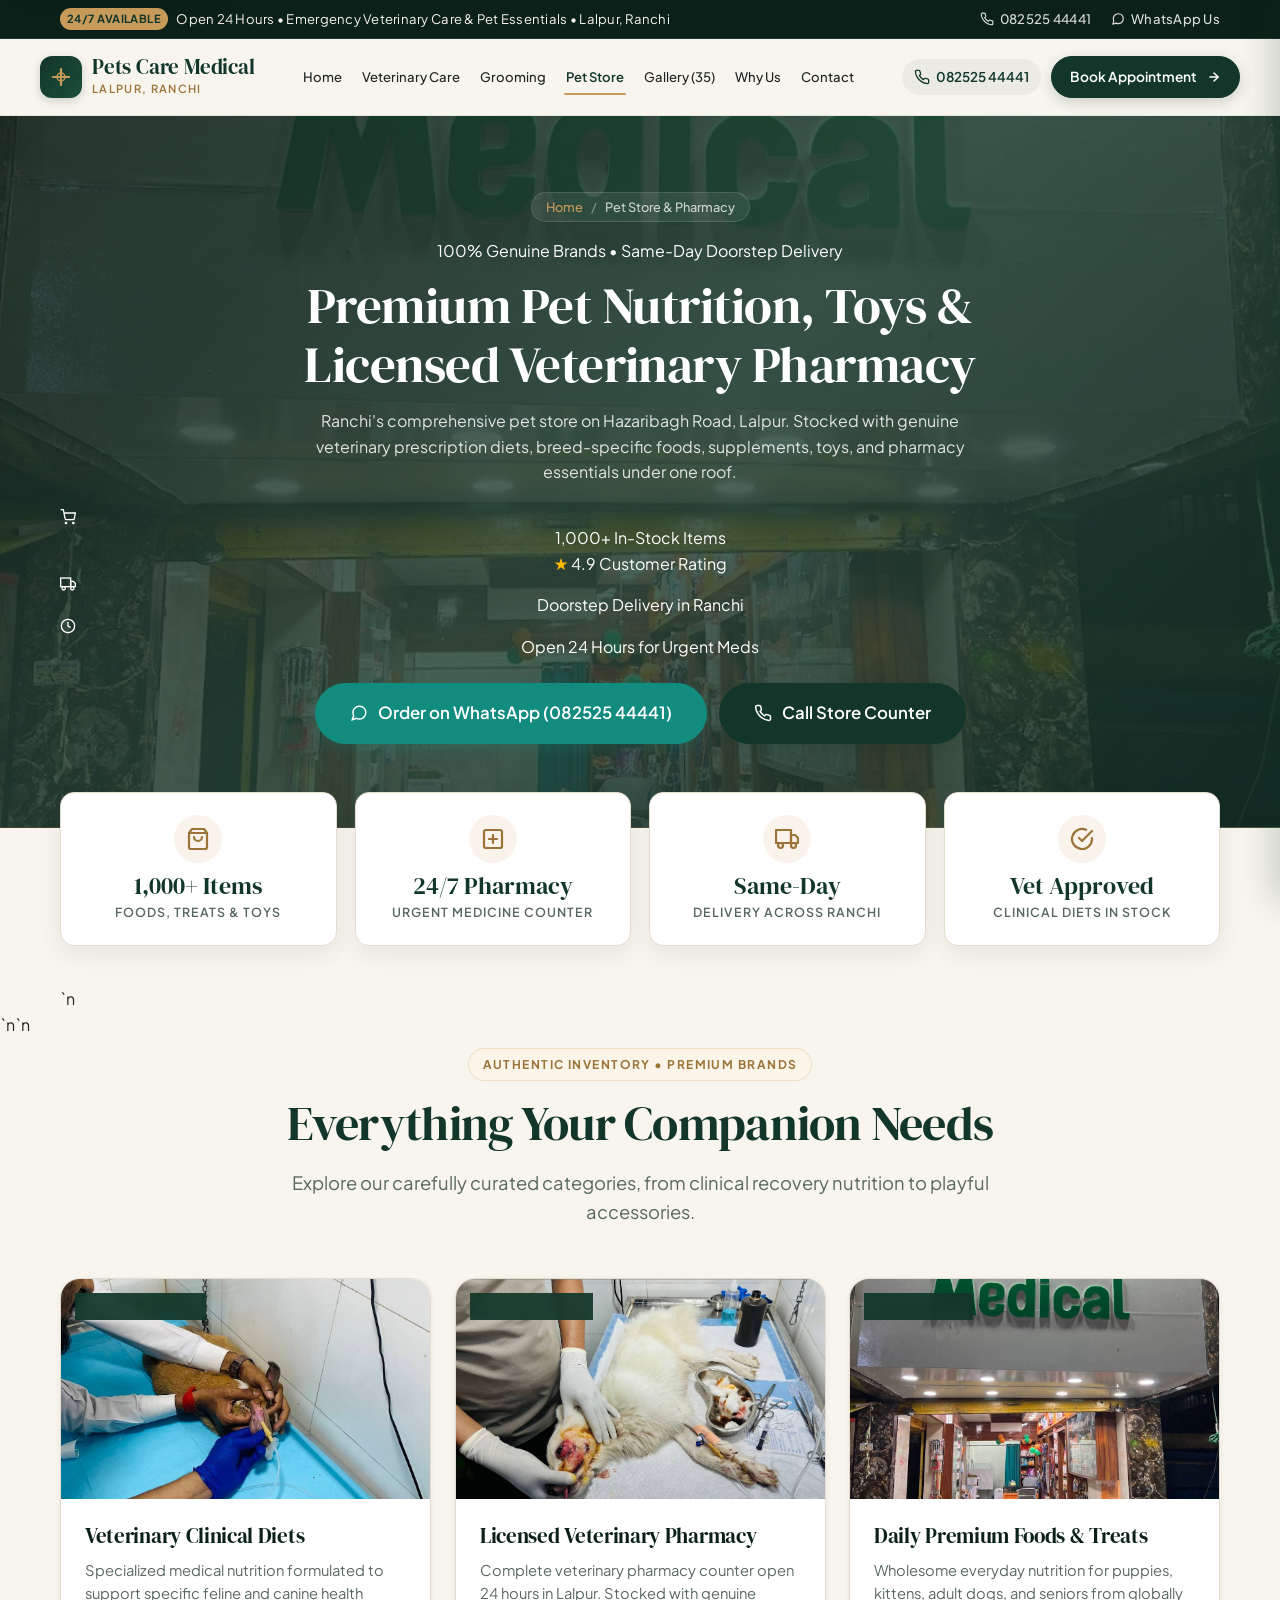
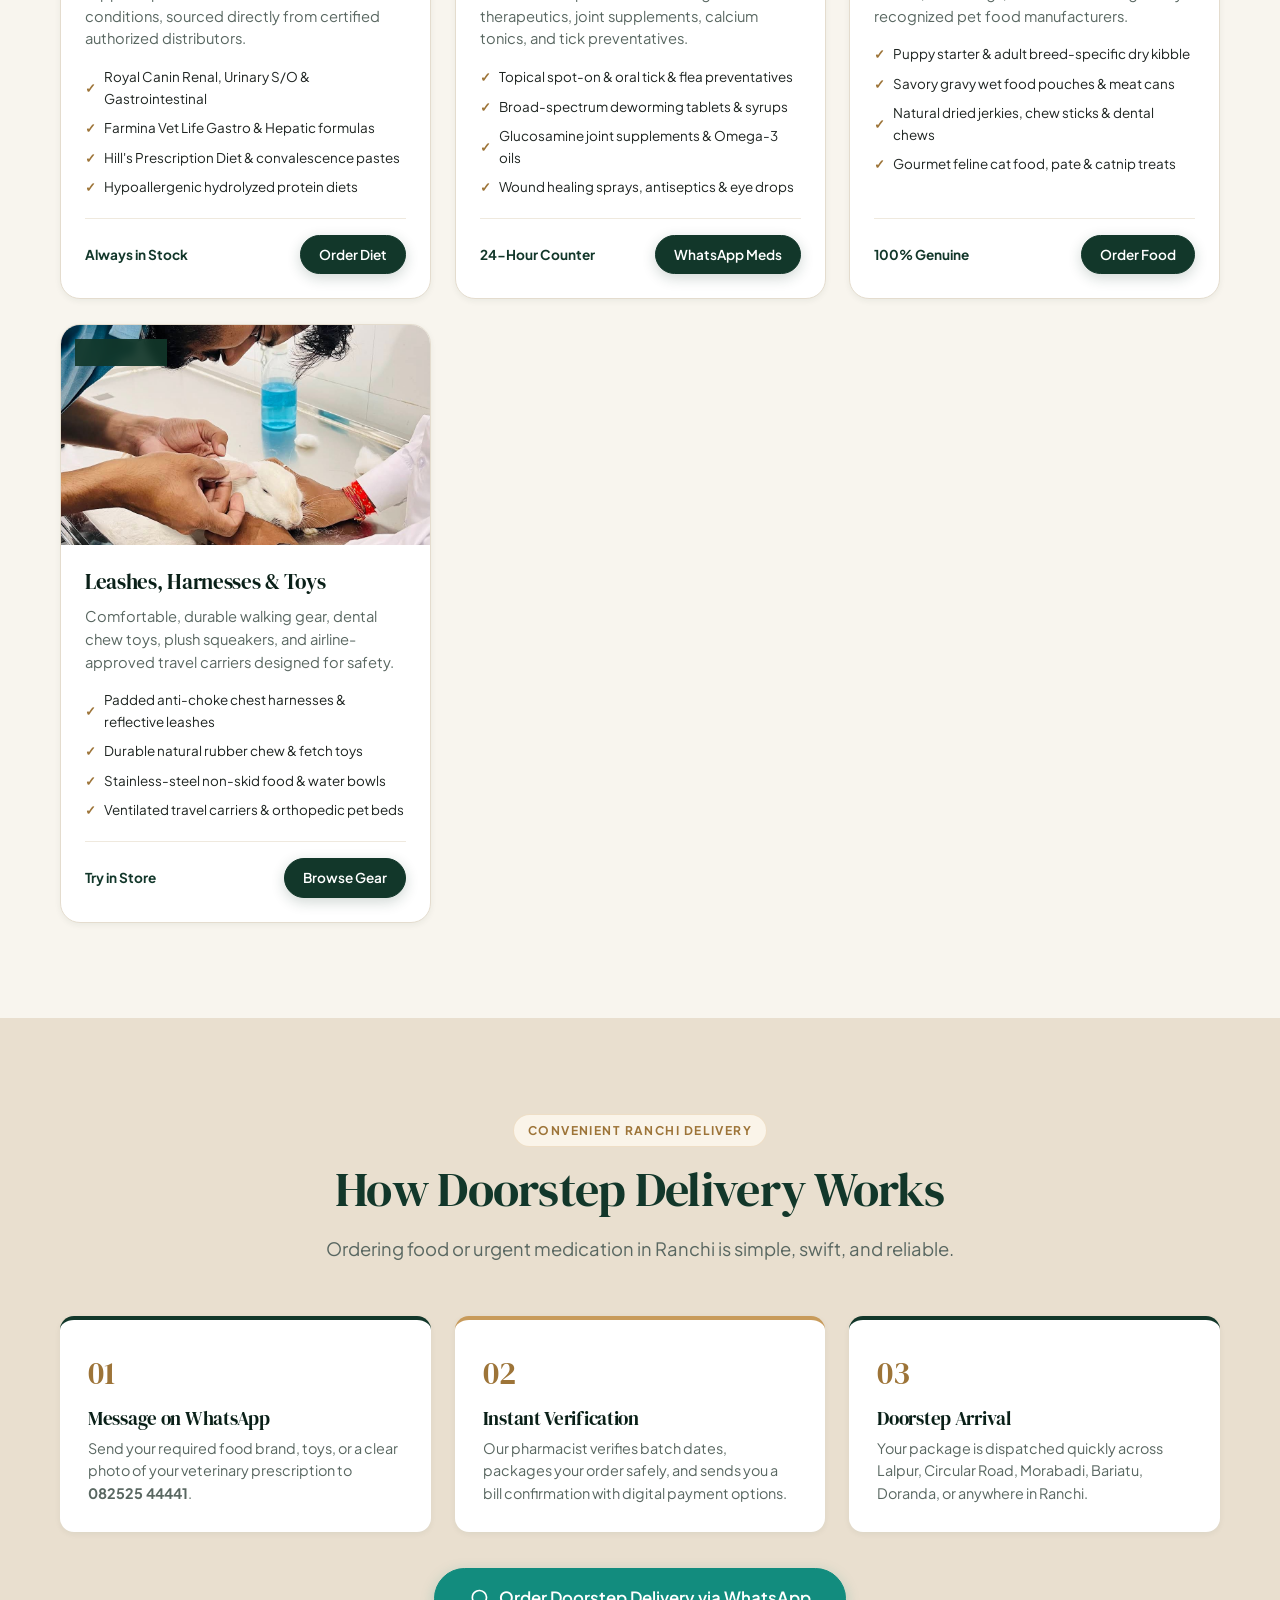
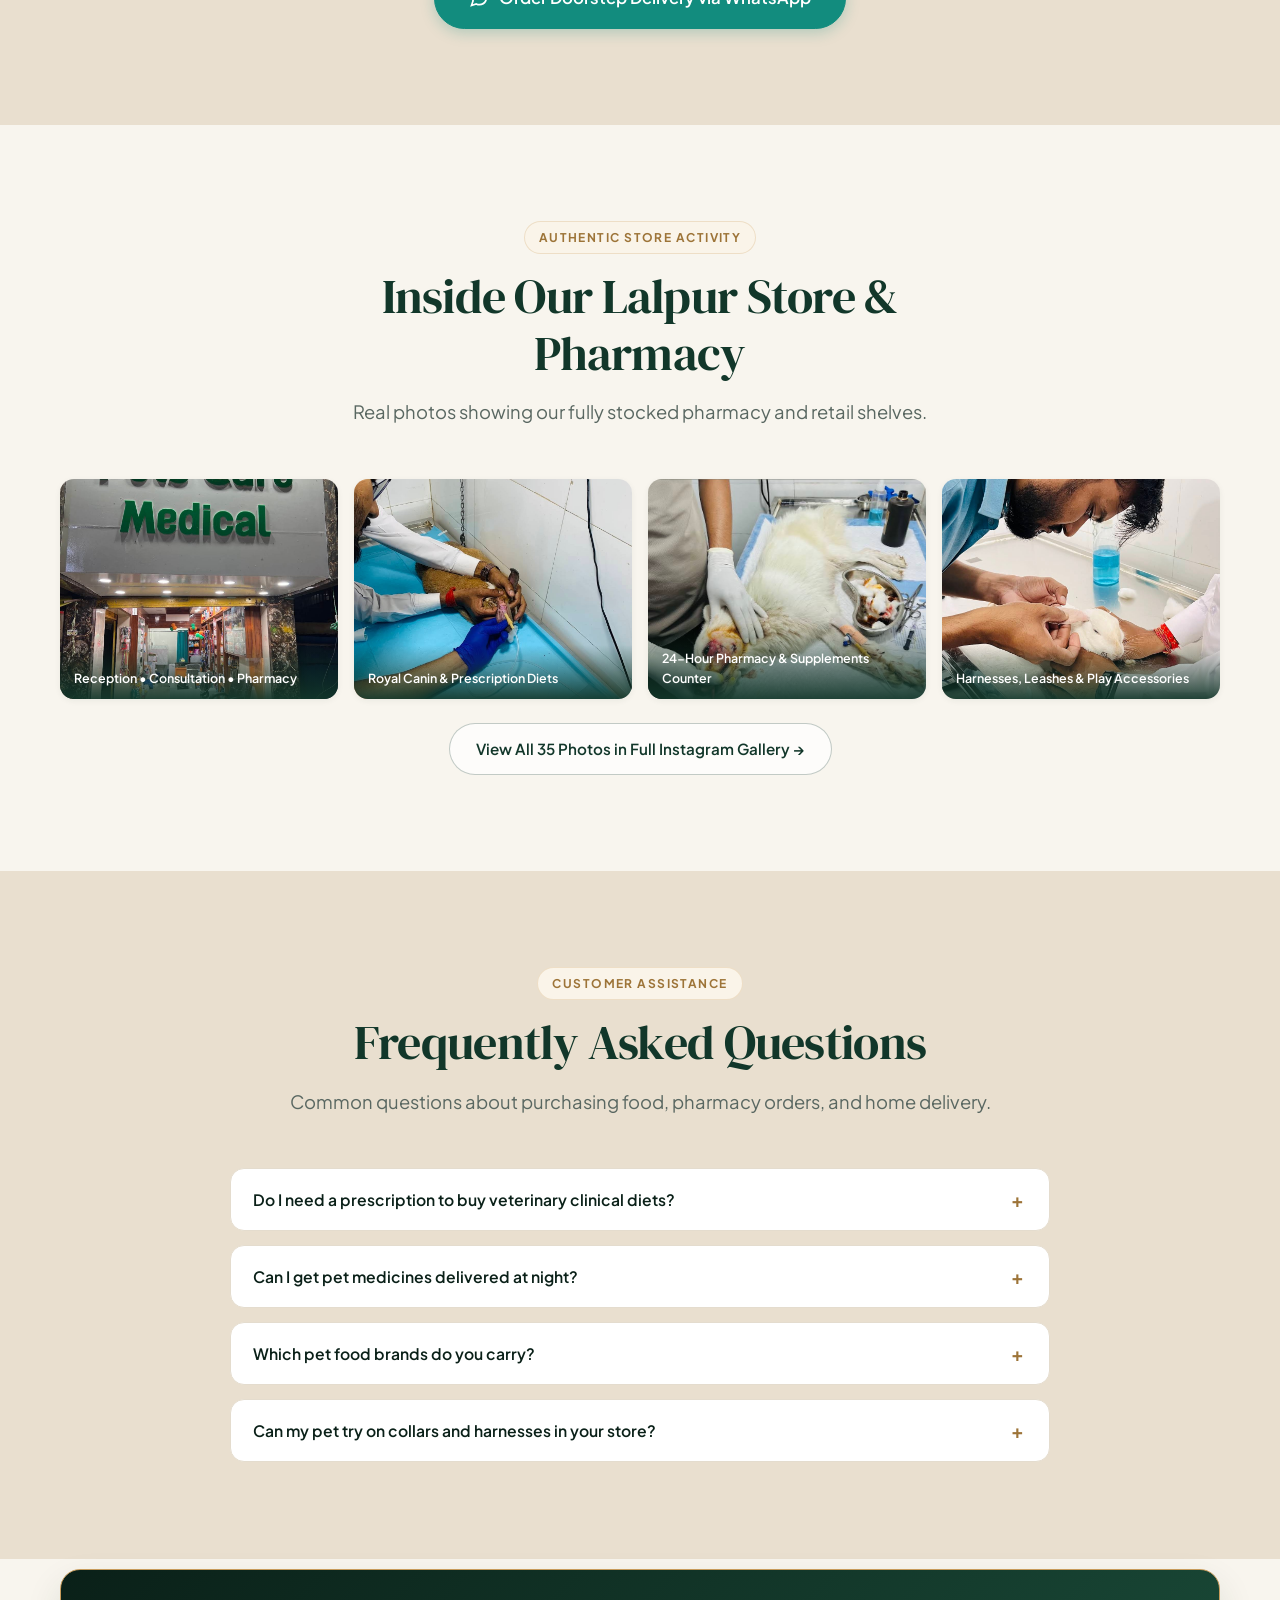
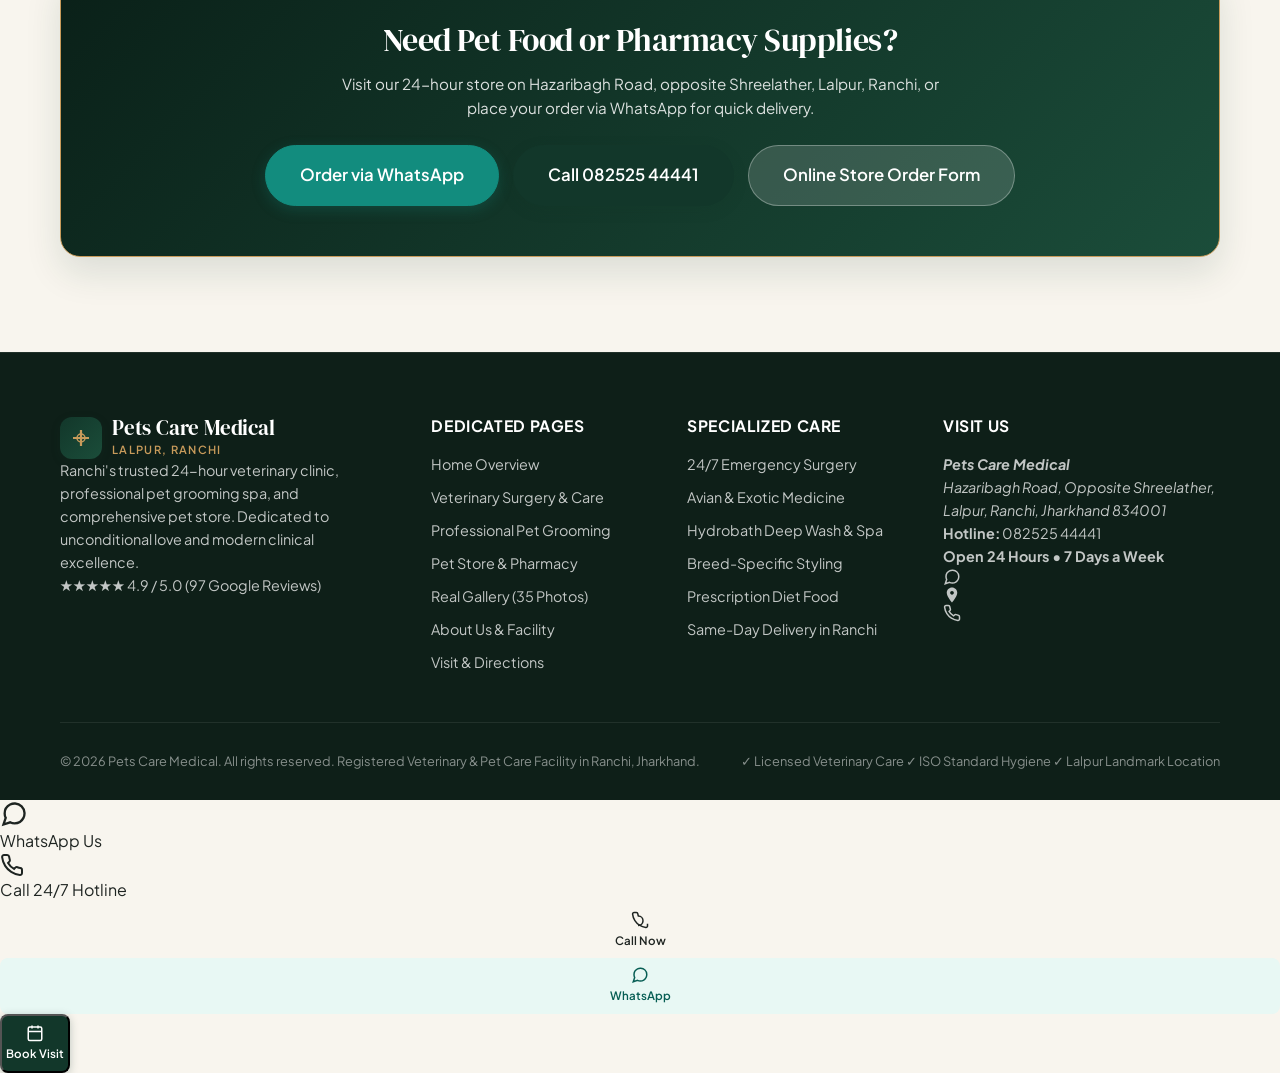
<file: store.html>
<!DOCTYPE html>
<html lang="en">
<head>
  <meta charset="UTF-8">
  <meta name="viewport" content="width=device-width, initial-scale=1.0, viewport-fit=cover">
  
  <title>Pet Store &amp; Veterinary Pharmacy | Pets Care Medical Lalpur, Ranchi</title>
  <meta name="title" content="Pet Store &amp; Veterinary Pharmacy | Pets Care Medical Lalpur, Ranchi">
  <meta name="description" content="Ranchi's trusted pet store &amp; pharmacy on Hazaribagh Road, Lalpur. Royal Canin, Farmina, prescription diets, pet medicines, toys, and same-day delivery. Call 082525 44441.">
  <meta name="keywords" content="pet store ranchi, dog food lalpur, pet pharmacy ranchi, royal canin ranchi, dog toys ranchi, pet supplies delivery ranchi">
  <meta name="author" content="Pets Care Medical">
  <meta name="robots" content="index, follow">
  <link rel="canonical" href="https://petscaremedical.com/store.html">

  <meta property="og:type" content="website">
  <meta property="og:url" content="https://petscaremedical.com/store.html">
  <meta property="og:title" content="Pet Store &amp; Veterinary Pharmacy | Pets Care Medical Ranchi">
  <meta property="og:description" content="Prescription diets, premium puppy kibble, supplements, toys, and same-day doorstep delivery across Ranchi.">
  <meta property="og:image" content="assets/real/real_02.jpg">

  <link rel="icon" type="image/svg+xml" href="favicon.svg">
  <link rel="apple-touch-icon" href="favicon.svg">
  <link rel="preconnect" href="https://fonts.googleapis.com">
  <link rel="preconnect" href="https://fonts.gstatic.com" crossorigin>
  <link href="https://fonts.googleapis.com/css2?family=DM+Serif+Display:ital@0;1&family=Plus+Jakarta+Sans:wght@300;400;500;600;700&display=swap" rel="stylesheet">
  <link rel="stylesheet" href="styles.css">

  <script type="application/ld+json">
  {
    "@context": "https://schema.org",
    "@type": "PetStore",
    "name": "Pets Care Medical - Pet Store & Pharmacy",
    "image": "assets/real/real_02.jpg",
    "telephone": "+918252544441",
    "url": "https://petscaremedical.com/store.html",
    "address": {
      "@type": "PostalAddress",
      "streetAddress": "Hazaribagh Road, Opposite Shreelather, Lalpur",
      "addressLocality": "Ranchi",
      "addressRegion": "Jharkhand",
      "postalCode": "834001",
      "addressCountry": "IN"
    }
  }
  </script>
</head>
<body class="dept-page-body">
  <!-- Scroll Progress Bar Indicator -->
  <div class="scroll-progress-bar" id="scrollProgressBar" aria-hidden="true"></div>

  <!-- Subtle Luxury Desktop Cursor -->
  <div class="custom-cursor-dot" id="cursorDot" aria-hidden="true"></div>
  <div class="custom-cursor-ring" id="cursorRing" aria-hidden="true"></div>

  <!-- Site Preloader -->
  <div class="site-preloader" id="sitePreloader" aria-hidden="true">
    <div class="preloader-content">
      <div class="preloader-logo">
        <div class="preloader-symbol">
          <svg width="28" height="28" viewBox="0 0 24 24" fill="none" stroke="currentColor" stroke-width="2.2" stroke-linecap="round" stroke-linejoin="round">
            <path d="M12 4v16M4 12h16"></path>
            <circle cx="12" cy="12" r="4" fill="none" stroke="currentColor" stroke-width="1.5"></circle>
          </svg>
        </div>
        <div class="preloader-brand">Pets Care Medical</div>
        <div class="preloader-sub">Lalpur, Ranchi &bull; 24/7 Care</div>
      </div>
      <div class="preloader-track">
        <div class="preloader-bar"></div>
      </div>
    </div>
  </div>

  <a href="#store-main" class="skip-link">Skip to main content</a>

    <!-- Top Announcement Bar -->
  <aside class="top-announcement" aria-label="Operating Hours & Emergency Hotline">
    <div class="container">
      <div class="announcement-item">
        <span class="announcement-badge">24/7 Available</span>
        <span>Open 24 Hours &bull; Emergency Veterinary Care &amp; Pet Essentials &bull; Lalpur, Ranchi</span>
      </div>
      <div class="announcement-links">
        <a href="tel:08252544441" class="announcement-link">
          <svg width="14" height="14" viewBox="0 0 24 24" fill="none" stroke="currentColor" stroke-width="2" stroke-linecap="round" stroke-linejoin="round"><path d="M22 16.92v3a2 2 0 0 1-2.18 2 19.79 19.79 0 0 1-8.63-3.07 19.5 19.5 0 0 1-6-6 19.79 19.79 0 0 1-3.07-8.67A2 2 0 0 1 4.11 2h3a2 2 0 0 1 2 1.72 12.84 12.84 0 0 0 .7 2.81 2 2 0 0 1-.45 2.11L8.09 9.91a16 16 0 0 0 6 6l1.27-1.27a2 2 0 0 1 2.11-.45 12.84 12.84 0 0 0 2.81.7A2 2 0 0 1 22 16.92z"></path></svg>
          082525 44441
        </a>
        <a href="https://wa.me/918252544441?text=Hi%20Pets%20Care%20Medical%2C%20I%20would%20like%20to%20inquire%20about%20pet%20services" target="_blank" rel="noopener noreferrer" class="announcement-link">
          <svg width="14" height="14" viewBox="0 0 24 24" fill="none" stroke="currentColor" stroke-width="2" stroke-linecap="round" stroke-linejoin="round"><path d="M21 11.5a8.38 8.38 0 0 1-.9 3.8 8.5 8.5 0 0 1-7.6 4.7 8.38 8.38 0 0 1-3.8-.9L3 21l1.9-5.7a8.38 8.38 0 0 1-.9-3.8 8.5 8.5 0 0 1 4.7-7.6 8.38 8.38 0 0 1 3.8-.9h.5a8.48 8.48 0 0 1 8 8v.5z"></path></svg>
          WhatsApp Us
        </a>
      </div>
    </div>
  </aside>

  <!-- Sticky Header / Navigation - Strictly One Line -->
  <header class="site-header" id="siteHeader">
    <div class="container">
      <div class="header-inner">
        <!-- Logo -->
        <a href="index.html" class="brand-logo" aria-label="Pets Care Medical Home">
          <div class="logo-symbol">
            <svg width="24" height="24" viewBox="0 0 24 24" fill="none" stroke="currentColor" stroke-width="2.2" stroke-linecap="round" stroke-linejoin="round">
              <path d="M12 4v16M4 12h16"></path>
              <circle cx="12" cy="12" r="4" fill="none" stroke="currentColor" stroke-width="1.5"></circle>
            </svg>
          </div>
          <div class="logo-text">
            <span class="logo-title">Pets Care Medical</span>
            <span class="logo-subtitle">Lalpur, Ranchi</span>
          </div>
        </a>

        <!-- Desktop Navigation Links - Strictly One Line -->
        <nav class="nav-desktop" aria-label="Primary Navigation">
          <a href="index.html" class="nav-link">Home</a>
          <a href="veterinary.html" class="nav-link">Veterinary Care</a>
          <a href="grooming.html" class="nav-link">Grooming</a>
          <a href="store.html" class="nav-link active">Pet Store</a>
          <a href="gallery.html" class="nav-link">Gallery (35)</a>
          <a href="about.html" class="nav-link">Why Us</a>
          <a href="contact.html" class="nav-link">Contact</a>
          
        </nav>

        <!-- Right Header CTAs -->
        <div class="header-actions">
          <a href="tel:08252544441" class="header-phone-link" aria-label="Call Pets Care Medical">
            <svg width="16" height="16" viewBox="0 0 24 24" fill="none" stroke="currentColor" stroke-width="2" stroke-linecap="round" stroke-linejoin="round"><path d="M22 16.92v3a2 2 0 0 1-2.18 2 19.79 19.79 0 0 1-8.63-3.07 19.5 19.5 0 0 1-6-6 19.79 19.79 0 0 1-3.07-8.67A2 2 0 0 1 4.11 2h3a2 2 0 0 1 2 1.72 12.84 12.84 0 0 0 .7 2.81 2 2 0 0 1-.45 2.11L8.09 9.91a16 16 0 0 0 6 6l1.27-1.27a2 2 0 0 1 2.11-.45 12.84 12.84 0 0 0 2.81.7A2 2 0 0 1 22 16.92z"></path></svg>
            <span>082525 44441</span>
          </a>
          <button type="button" class="btn btn-primary btn-sm header-cta-btn" data-open-modal="booking">
            <span>Book Appointment</span>
            <svg width="14" height="14" viewBox="0 0 24 24" fill="none" stroke="currentColor" stroke-width="2.5" stroke-linecap="round" stroke-linejoin="round"><line x1="5" y1="12" x2="19" y2="12"></line><polyline points="12 5 19 12 12 19"></polyline></svg>
          </button>
          <!-- Mobile Hamburger Toggle -->
          <button type="button" class="hamburger-btn" id="hamburgerBtn" aria-label="Open Navigation Menu" aria-expanded="false" aria-controls="mobileNavDrawer">
            <span class="hamburger-line"></span>
            <span class="hamburger-line"></span>
            <span class="hamburger-line"></span>
          </button>
        </div>
      </div>
    </div>
  </header>

  <!-- Mobile Navigation Drawer -->
  <div class="mobile-nav-backdrop" id="mobileNavBackdrop"></div>
  <aside class="mobile-nav-drawer" id="mobileNavDrawer" aria-label="Mobile Navigation">
    <div class="mobile-drawer-header">
      <div class="brand-logo">
        <div class="logo-symbol">
          <svg width="20" height="20" viewBox="0 0 24 24" fill="none" stroke="currentColor" stroke-width="2.2">
            <path d="M12 4v16M4 12h16"></path>
          </svg>
        </div>
        <div class="logo-text">
          <span class="logo-title">Pets Care Medical</span>
          <span class="logo-subtitle">Lalpur, Ranchi</span>
        </div>
      </div>
      <button type="button" class="drawer-close-btn" id="closeDrawerBtn" aria-label="Close Navigation Menu">
        <svg width="20" height="20" viewBox="0 0 24 24" fill="none" stroke="currentColor" stroke-width="2.2" stroke-linecap="round"><line x1="18" y1="6" x2="6" y2="18"></line><line x1="6" y1="6" x2="18" y2="18"></line></svg>
      </button>
    </div>

    <nav class="mobile-nav-list">
      <a href="index.html" class="mobile-nav-link">Home <span>&rarr;</span></a>
      <a href="veterinary.html" class="mobile-nav-link">Veterinary Care <span>&rarr;</span></a>
      <a href="grooming.html" class="mobile-nav-link">Grooming <span>&rarr;</span></a>
      <a href="store.html" class="mobile-nav-link active">Pet Store <span>&rarr;</span></a>
      <a href="gallery.html" class="mobile-nav-link">Gallery (35) <span>&rarr;</span></a>
      <a href="about.html" class="mobile-nav-link">Why Us <span>&rarr;</span></a>
      <a href="contact.html" class="mobile-nav-link">Contact <span>&rarr;</span></a>
      
    </nav>

    <div class="mobile-drawer-contact">
      <button type="button" class="btn btn-primary" data-open-modal="booking" style="width: 100%;">
        Book Appointment
      </button>
      <a href="https://wa.me/918252544441?text=Hi%20Pets%20Care%20Medical%2C%20I%20would%20like%20to%20inquire%20about%20pet%20services" target="_blank" rel="noopener noreferrer" class="btn btn-whatsapp" style="width: 100%;">
        <svg width="18" height="18" viewBox="0 0 24 24" fill="none" stroke="currentColor" stroke-width="2"><path d="M21 11.5a8.38 8.38 0 0 1-.9 3.8 8.5 8.5 0 0 1-7.6 4.7 8.38 8.38 0 0 1-3.8-.9L3 21l1.9-5.7a8.38 8.38 0 0 1-.9-3.8 8.5 8.5 0 0 1 4.7-7.6 8.38 8.38 0 0 1 3.8-.9h.5a8.48 8.48 0 0 1 8 8v.5z"></path></svg>
        WhatsApp Us
      </a>
      <a href="tel:08252544441" class="btn btn-secondary" style="width: 100%;">
        <svg width="16" height="16" viewBox="0 0 24 24" fill="none" stroke="currentColor" stroke-width="2"><path d="M22 16.92v3a2 2 0 0 1-2.18 2 19.79 19.79 0 0 1-8.63-3.07 19.5 19.5 0 0 1-6-6 19.79 19.79 0 0 1-3.07-8.67A2 2 0 0 1 4.11 2h3a2 2 0 0 1 2 1.72 12.84 12.84 0 0 0 .7 2.81 2 2 0 0 1-.45 2.11L8.09 9.91a16 16 0 0 0 6 6l1.27-1.27a2 2 0 0 1 2.11-.45 12.84 12.84 0 0 0 2.81.7A2 2 0 0 1 22 16.92z"></path></svg>
        Call 082525 44441
      </a>
    </div>
  </aside>

  <main id="store-main">
    <!-- Dedicated Hero -->
    <section class="page-hero hero-store">
      <div class="container">
        <div class="page-breadcrumb fade-in-up">
          <a href="index.html">Home</a>
          <span class="sep">/</span>
          <span>Pet Store &amp; Pharmacy</span>
        </div>
        <div class="gallery-hero-badge fade-in-up" style="margin-bottom: 12px;">
          <span class="pulse-dot"></span>
          <span>100% Genuine Brands &bull; Same-Day Doorstep Delivery</span>
        </div>
        <h1 class="page-hero-title fade-in-up">Premium Pet Nutrition, Toys &amp;<br>Licensed Veterinary Pharmacy</h1>
        <p class="page-hero-desc fade-in-up">
          Ranchi's comprehensive pet store on Hazaribagh Road, Lalpur. Stocked with genuine veterinary prescription diets, breed-specific foods, supplements, toys, and pharmacy essentials under one roof.
        </p>
        <div class="gallery-hero-stats fade-in-up">
          <div class="gallery-stat-pill">
            <svg width="16" height="16" viewBox="0 0 24 24" fill="none" stroke="currentColor" stroke-width="2"><circle cx="9" cy="21" r="1"></circle><circle cx="20" cy="21" r="1"></circle><path d="M1 1h4l2.68 13.39a2 2 0 0 0 2 1.61h9.72a2 2 0 0 0 2-1.61L23 6H6"></path></svg>
            <span>1,000+ In-Stock Items</span>
          </div>
          <div class="gallery-stat-pill">
            <span style="color: #FFB800;">&#9733;</span>
            <span>4.9 Customer Rating</span>
          </div>
          <div class="gallery-stat-pill">
            <svg width="16" height="16" viewBox="0 0 24 24" fill="none" stroke="currentColor" stroke-width="2"><rect x="1" y="3" width="15" height="13"></rect><polygon points="16 8 20 8 23 11 23 16 16 16 16 8"></polygon><circle cx="5.5" cy="18.5" r="2.5"></circle><circle cx="18.5" cy="18.5" r="2.5"></circle></svg>
            <span>Doorstep Delivery in Ranchi</span>
          </div>
          <div class="gallery-stat-pill">
            <svg width="16" height="16" viewBox="0 0 24 24" fill="none" stroke="currentColor" stroke-width="2"><circle cx="12" cy="12" r="10"></circle><polyline points="12 6 12 12 16 14"></polyline></svg>
            <span>Open 24 Hours for Urgent Meds</span>
          </div>
        </div>
        <div class="page-hero-actions fade-in-up">
          <a href="https://wa.me/918252544441?text=Hi%20Pets%20Care%20Medical%2C%20I%20would%20like%20to%20order%20pet%20supplies" target="_blank" rel="noopener noreferrer" class="btn btn-whatsapp btn-lg">
            <svg width="18" height="18" viewBox="0 0 24 24" fill="none" stroke="currentColor" stroke-width="2"><path d="M21 11.5a8.38 8.38 0 0 1-.9 3.8 8.5 8.5 0 0 1-7.6 4.7 8.38 8.38 0 0 1-3.8-.9L3 21l1.9-5.7a8.38 8.38 0 0 1-.9-3.8 8.5 8.5 0 0 1 4.7-7.6 8.38 8.38 0 0 1 3.8-.9h.5a8.48 8.48 0 0 1 8 8v.5z"></path></svg>
            <span>Order on WhatsApp (082525 44441)</span>
          </a>
          <a href="tel:08252544441" class="btn btn-primary btn-lg">
            <svg width="18" height="18" viewBox="0 0 24 24" fill="none" stroke="currentColor" stroke-width="2"><path d="M22 16.92v3a2 2 0 0 1-2.18 2 19.79 19.79 0 0 1-8.63-3.07 19.5 19.5 0 0 1-6-6 19.79 19.79 0 0 1-3.07-8.67A2 2 0 0 1 4.11 2h3a2 2 0 0 1 2 1.72 12.84 12.84 0 0 0 .7 2.81 2 2 0 0 1-.45 2.11L8.09 9.91a16 16 0 0 0 6 6l1.27-1.27a2 2 0 0 1 2.11-.45 12.84 12.84 0 0 0 2.81.7A2 2 0 0 1 22 16.92z"></path></svg>
            <span>Call Store Counter</span>
          </a>
        </div>
      </div>
    </section>

    <!-- Stat Highlights Strip -->
    <div class="container">
      <div class="dept-stat-grid fade-in-up">
        <div class="dept-stat-card">
          <div class="dept-stat-icon-svg"><svg width="24" height="24" viewBox="0 0 24 24" fill="none" stroke="currentColor" stroke-width="2.2" stroke-linecap="round" stroke-linejoin="round"><path d="M6 2L3 6v14a2 2 0 0 0 2 2h14a2 2 0 0 0 2-2V6l-3-4z"/><line x1="3" y1="6" x2="21" y2="6"/><path d="M16 10a4 4 0 0 1-8 0"/></svg></div>
          <div class="dept-stat-val">1,000+ Items</div>
          <div class="dept-stat-label">Foods, Treats &amp; Toys</div>
        </div>
        <div class="dept-stat-card">
          <div class="dept-stat-icon-svg"><svg width="24" height="24" viewBox="0 0 24 24" fill="none" stroke="currentColor" stroke-width="2.2" stroke-linecap="round" stroke-linejoin="round"><rect x="3" y="3" width="18" height="18" rx="2"/><path d="M12 8v8M8 12h8"/></svg></div>
          <div class="dept-stat-val">24/7 Pharmacy</div>
          <div class="dept-stat-label">Urgent Medicine Counter</div>
        </div>
        <div class="dept-stat-card">
          <div class="dept-stat-icon-svg"><svg width="24" height="24" viewBox="0 0 24 24" fill="none" stroke="currentColor" stroke-width="2.2" stroke-linecap="round" stroke-linejoin="round"><rect x="1" y="3" width="15" height="13"/><polygon points="16 8 20 8 23 11 23 16 16 16 16 8"/><circle cx="5.5" cy="18.5" r="2.5"/><circle cx="18.5" cy="18.5" r="2.5"/></svg></div>
          <div class="dept-stat-val">Same-Day</div>
          <div class="dept-stat-label">Delivery Across Ranchi</div>
        </div>
        <div class="dept-stat-card">
          <div class="dept-stat-icon-svg"><svg width="24" height="24" viewBox="0 0 24 24" fill="none" stroke="currentColor" stroke-width="2.2" stroke-linecap="round" stroke-linejoin="round"><path d="M22 11.08V12a10 10 0 1 1-5.93-9.14"/><polyline points="22 4 12 14.01 9 11.01"/></svg></div>
          <div class="dept-stat-val">Vet Approved</div>
          <div class="dept-stat-label">Clinical Diets in Stock</div>
        </div>
      </div>`n    </div>`n`n    <!-- Store Departments Grid with Real Cropped Photos -->
    <section class="section" style="padding-top: 10px;">
      <div class="container">
        <div class="section-header fade-in-up">
          <span class="section-tag">Authentic Inventory &bull; Premium Brands</span>
          <h2>Everything Your Companion Needs</h2>
          <p>Explore our carefully curated categories, from clinical recovery nutrition to playful accessories.</p>
        </div>

        <div class="dept-detail-grid">
          <!-- Card 1 -->
          <div class="dept-detail-card fade-in-up">
            <div class="dept-card-media">
              <img src="assets/real/real_17.jpg" alt="Veterinary Diet food shelves - Pets Care Medical" class="dept-card-img" loading="lazy">
              <span class="dept-card-tag">Prescription Diets</span>
            </div>
            <div class="dept-card-body">
              <h3 class="dept-card-title">Veterinary Clinical Diets</h3>
              <p class="dept-card-desc">Specialized medical nutrition formulated to support specific feline and canine health conditions, sourced directly from certified authorized distributors.</p>
              <ul class="dept-card-features">
                <li>Royal Canin Renal, Urinary S/O &amp; Gastrointestinal</li>
                <li>Farmina Vet Life Gastro &amp; Hepatic formulas</li>
                <li>Hill's Prescription Diet &amp; convalescence pastes</li>
                <li>Hypoallergenic hydrolyzed protein diets</li>
              </ul>
              <div class="dept-card-footer">
                <span style="font-size: 0.85rem; font-weight: 700; color: var(--color-primary);">Always in Stock</span>
                <a href="https://wa.me/918252544441?text=Hi%20Pets%20Care%20Medical%2C%20I%20am%20looking%20for%20a%20prescription%20diet" target="_blank" rel="noopener noreferrer" class="btn btn-primary btn-sm">Order Diet</a>
              </div>
            </div>
          </div>

          <!-- Card 2 -->
          <div class="dept-detail-card fade-in-up">
            <div class="dept-card-media">
              <img src="assets/real/real_18.jpg" alt="Pharmacy and supplements counter - Pets Care Medical" class="dept-card-img" loading="lazy">
              <span class="dept-card-tag">Pharmacy &amp; OTC</span>
            </div>
            <div class="dept-card-body">
              <h3 class="dept-card-title">Licensed Veterinary Pharmacy</h3>
              <p class="dept-card-desc">Complete veterinary pharmacy counter open 24 hours in Lalpur. Stocked with genuine therapeutics, joint supplements, calcium tonics, and tick preventatives.</p>
              <ul class="dept-card-features">
                <li>Topical spot-on &amp; oral tick &amp; flea preventatives</li>
                <li>Broad-spectrum deworming tablets &amp; syrups</li>
                <li>Glucosamine joint supplements &amp; Omega-3 oils</li>
                <li>Wound healing sprays, antiseptics &amp; eye drops</li>
              </ul>
              <div class="dept-card-footer">
                <span style="font-size: 0.85rem; font-weight: 700; color: var(--color-primary);">24-Hour Counter</span>
                <a href="https://wa.me/918252544441?text=Hi%20Pets%20Care%20Medical%2C%20I%20need%20veterinary%20medicines" target="_blank" rel="noopener noreferrer" class="btn btn-primary btn-sm">WhatsApp Meds</a>
              </div>
            </div>
          </div>

          <!-- Card 3 -->
          <div class="dept-detail-card fade-in-up">
            <div class="dept-card-media">
              <img src="assets/real/real_02.jpg" alt="Daily food and treats counter - Pets Care Medical" class="dept-card-img" loading="lazy">
              <span class="dept-card-tag">Daily Nutrition</span>
            </div>
            <div class="dept-card-body">
              <h3 class="dept-card-title">Daily Premium Foods &amp; Treats</h3>
              <p class="dept-card-desc">Wholesome everyday nutrition for puppies, kittens, adult dogs, and seniors from globally recognized pet food manufacturers.</p>
              <ul class="dept-card-features">
                <li>Puppy starter &amp; adult breed-specific dry kibble</li>
                <li>Savory gravy wet food pouches &amp; meat cans</li>
                <li>Natural dried jerkies, chew sticks &amp; dental chews</li>
                <li>Gourmet feline cat food, pate &amp; catnip treats</li>
              </ul>
              <div class="dept-card-footer">
                <span style="font-size: 0.85rem; font-weight: 700; color: var(--color-primary);">100% Genuine</span>
                <a href="https://wa.me/918252544441?text=Hi%20Pets%20Care%20Medical%2C%20I%20would%20like%20to%20order%20pet%20food" target="_blank" rel="noopener noreferrer" class="btn btn-primary btn-sm">Order Food</a>
              </div>
            </div>
          </div>

          <!-- Card 4 -->
          <div class="dept-detail-card fade-in-up">
            <div class="dept-card-media">
              <img src="assets/real/real_33.jpg" alt="Collars, leashes and toys - Pets Care Medical" class="dept-card-img" loading="lazy">
              <span class="dept-card-tag">Gear &amp; Toys</span>
            </div>
            <div class="dept-card-body">
              <h3 class="dept-card-title">Leashes, Harnesses &amp; Toys</h3>
              <p class="dept-card-desc">Comfortable, durable walking gear, dental chew toys, plush squeakers, and airline-approved travel carriers designed for safety.</p>
              <ul class="dept-card-features">
                <li>Padded anti-choke chest harnesses &amp; reflective leashes</li>
                <li>Durable natural rubber chew &amp; fetch toys</li>
                <li>Stainless-steel non-skid food &amp; water bowls</li>
                <li>Ventilated travel carriers &amp; orthopedic pet beds</li>
              </ul>
              <div class="dept-card-footer">
                <span style="font-size: 0.85rem; font-weight: 700; color: var(--color-primary);">Try in Store</span>
                <a href="https://wa.me/918252544441?text=Hi%20Pets%20Care%20Medical%2C%20I%20am%20inquiring%20about%20pet%20accessories" target="_blank" rel="noopener noreferrer" class="btn btn-primary btn-sm">Browse Gear</a>
              </div>
            </div>
          </div>
        </div>
      </div>
    </section>

    <!-- 3-Step WhatsApp Delivery Workflow -->
    <section class="section section-alt">
      <div class="container">
        <div class="section-header fade-in-up">
          <span class="section-tag">Convenient Ranchi Delivery</span>
          <h2>How Doorstep Delivery Works</h2>
          <p>Ordering food or urgent medication in Ranchi is simple, swift, and reliable.</p>
        </div>

        <div style="display: grid; grid-template-columns: repeat(auto-fit, minmax(260px, 1fr)); gap: 24px; margin-top: 32px;">
          <div style="background: #fff; padding: 28px; border-radius: var(--radius-md); box-shadow: var(--shadow-sm); border-top: 4px solid var(--color-primary);">
            <div style="font-family: var(--font-serif); font-size: 2rem; color: var(--color-accent-dark); margin-bottom: 8px;">01</div>
            <h4 style="color: var(--color-primary-dark); margin-bottom: 8px;">Message on WhatsApp</h4>
            <p style="font-size: 0.9rem; color: var(--color-text-muted); line-height: 1.55;">
              Send your required food brand, toys, or a clear photo of your veterinary prescription to <strong>082525 44441</strong>.
            </p>
          </div>

          <div style="background: #fff; padding: 28px; border-radius: var(--radius-md); box-shadow: var(--shadow-sm); border-top: 4px solid var(--color-accent);">
            <div style="font-family: var(--font-serif); font-size: 2rem; color: var(--color-accent-dark); margin-bottom: 8px;">02</div>
            <h4 style="color: var(--color-primary-dark); margin-bottom: 8px;">Instant Verification</h4>
            <p style="font-size: 0.9rem; color: var(--color-text-muted); line-height: 1.55;">
              Our pharmacist verifies batch dates, packages your order safely, and sends you a bill confirmation with digital payment options.
            </p>
          </div>

          <div style="background: #fff; padding: 28px; border-radius: var(--radius-md); box-shadow: var(--shadow-sm); border-top: 4px solid var(--color-primary);">
            <div style="font-family: var(--font-serif); font-size: 2rem; color: var(--color-accent-dark); margin-bottom: 8px;">03</div>
            <h4 style="color: var(--color-primary-dark); margin-bottom: 8px;">Doorstep Arrival</h4>
            <p style="font-size: 0.9rem; color: var(--color-text-muted); line-height: 1.55;">
              Your package is dispatched quickly across Lalpur, Circular Road, Morabadi, Bariatu, Doranda, or anywhere in Ranchi.
            </p>
          </div>
        </div>

        <div style="text-align: center; margin-top: 36px;">
          <a href="https://wa.me/918252544441?text=Hi%20Pets%20Care%20Medical%2C%20I%20would%20like%20to%20order%20delivery%20to%20my%20address" target="_blank" rel="noopener noreferrer" class="btn btn-whatsapp btn-lg">
            <svg width="20" height="20" viewBox="0 0 24 24" fill="none" stroke="currentColor" stroke-width="2"><path d="M21 11.5a8.38 8.38 0 0 1-.9 3.8 8.5 8.5 0 0 1-7.6 4.7 8.38 8.38 0 0 1-3.8-.9L3 21l1.9-5.7a8.38 8.38 0 0 1-.9-3.8 8.5 8.5 0 0 1 4.7-7.6 8.38 8.38 0 0 1 3.8-.9h.5a8.48 8.48 0 0 1 8 8v.5z"></path></svg>
            <span>Order Doorstep Delivery via WhatsApp</span>
          </a>
        </div>
      </div>
    </section>

    <!-- Real Store Photos Strip -->
    <section class="section">
      <div class="container">
        <div class="section-header fade-in-up">
          <span class="section-tag">Authentic Store Activity</span>
          <h2>Inside Our Lalpur Store &amp; Pharmacy</h2>
          <p>Real photos showing our fully stocked pharmacy and retail shelves.</p>
        </div>

        <div class="dept-gallery-strip fade-in-up">
          <div class="dept-gallery-photo">
            <img src="assets/real/real_02.jpg" alt="Pets Care Medical Storefront and reception desk" loading="lazy">
            <div class="dept-photo-caption">Reception &bull; Consultation &bull; Pharmacy</div>
          </div>
          <div class="dept-gallery-photo">
            <img src="assets/real/real_17.jpg" alt="Clinical veterinary diet shelves" loading="lazy">
            <div class="dept-photo-caption">Royal Canin &amp; Prescription Diets</div>
          </div>
          <div class="dept-gallery-photo">
            <img src="assets/real/real_18.jpg" alt="Veterinary medicine counter and syrups" loading="lazy">
            <div class="dept-photo-caption">24-Hour Pharmacy &amp; Supplements Counter</div>
          </div>
          <div class="dept-gallery-photo">
            <img src="assets/real/real_33.jpg" alt="Pet harnesses and toys display" loading="lazy">
            <div class="dept-photo-caption">Harnesses, Leashes &amp; Play Accessories</div>
          </div>
        </div>

        <div style="text-align: center; margin-top: 24px;">
          <a href="gallery.html" class="btn btn-secondary">
            <span>View All 35 Photos in Full Instagram Gallery &rarr;</span>
          </a>
        </div>
      </div>
    </section>

    <!-- Store FAQ Accordion -->
    <section class="section section-alt">
      <div class="container">
        <div class="section-header fade-in-up">
          <span class="section-tag">Customer Assistance</span>
          <h2>Frequently Asked Questions</h2>
          <p>Common questions about purchasing food, pharmacy orders, and home delivery.</p>
        </div>

        <div class="faq-list fade-in-up">
          <div class="faq-item">
            <button type="button" class="faq-question" aria-expanded="false">
              <span>Do I need a prescription to buy veterinary clinical diets?</span>
              <span class="faq-icon">+</span>
            </button>
            <div class="faq-answer">
              For general maintenance foods (like regular puppy/adult kibble), no prescription is needed. For specialized therapeutic diets (such as Renal, Hepatic, or Urinary S/O), our in-house veterinarian can verify your pet's medical condition on the spot or review your existing prescription before dispensing.
            </div>
          </div>

          <div class="faq-item">
            <button type="button" class="faq-question" aria-expanded="false">
              <span>Can I get pet medicines delivered at night?</span>
              <span class="faq-icon">+</span>
            </button>
            <div class="faq-answer">
              Our pharmacy counter is physically open 24 hours a day for immediate in-store pickup on Hazaribagh Road, Lalpur. Doorstep delivery is actively dispatched throughout daytime and evening hours, with emergency deliveries coordinated upon request.
            </div>
          </div>

          <div class="faq-item">
            <button type="button" class="faq-question" aria-expanded="false">
              <span>Which pet food brands do you carry?</span>
              <span class="faq-icon">+</span>
            </button>
            <div class="faq-answer">
              We stock 100% genuine products from leading global brands including Royal Canin, Farmina N&amp;D, Hill's, Pedigree, Drools, Whiskas, Sheba, Me-O, and certified veterinary supplement manufacturers.
            </div>
          </div>

          <div class="faq-item">
            <button type="button" class="faq-question" aria-expanded="false">
              <span>Can my pet try on collars and harnesses in your store?</span>
              <span class="faq-icon">+</span>
            </button>
            <div class="faq-answer">
              Absolutely! Our store is pet-friendly. Bring your dog or cat along and our staff will help adjust and fit chest harnesses, anti-pull leashes, and clothing to ensure maximum comfort and security.
            </div>
          </div>
        </div>
      </div>
    </section>

    <!-- Pre-Footer CTA -->
    <section class="section" style="padding-top: 10px;">
      <div class="container">
        <div class="gallery-page-cta fade-in-up" style="background: linear-gradient(135deg, var(--color-primary-dark), #1b4d3a); color: #FFFFFF; border-radius: var(--radius-lg); padding: clamp(30px, 4vw, 50px); text-align: center; border: 1.5px solid var(--color-accent); box-shadow: var(--shadow-lg);">
          <h3 style="font-family: var(--font-serif); font-size: clamp(1.4rem, 2.5vw, 2rem); margin-bottom: 12px; color: #FFFFFF;">Need Pet Food or Pharmacy Supplies?</h3>
          <p style="max-width: 620px; margin: 0 auto 24px; color: rgba(255,255,255,0.85); font-size: 0.95rem; line-height: 1.6;">
            Visit our 24-hour store on Hazaribagh Road, opposite Shreelather, Lalpur, Ranchi, or place your order via WhatsApp for quick delivery.
          </p>
          <div style="display: flex; gap: 14px; justify-content: center; flex-wrap: wrap;">
            <a href="https://wa.me/918252544441?text=Hi%20Pets%20Care%20Medical%2C%20I%20would%20like%20to%20order%20pet%20supplies" target="_blank" rel="noopener noreferrer" class="btn btn-whatsapp btn-lg">
              Order via WhatsApp
            </a>
            <a href="tel:08252544441" class="btn btn-primary btn-lg">
              Call 082525 44441
            </a>
            <button type="button" class="btn btn-secondary btn-lg" data-open-modal="booking" style="background: rgba(255,255,255,0.15); color: #fff; border-color: rgba(255,255,255,0.3);">
              Online Store Order Form
            </button>
          </div>
        </div>
      </div>
    </section>
  </main>

    <!-- Global Footer -->
  <footer class="site-footer" role="contentinfo">
    <div class="container">
      <div class="footer-grid">
        <div class="footer-col footer-col-brand">
          <div class="brand-logo footer-logo">
            <div class="logo-symbol">
              <svg width="24" height="24" viewBox="0 0 24 24" fill="none" stroke="currentColor" stroke-width="2.2">
                <path d="M12 4v16M4 12h16"></path>
                <circle cx="12" cy="12" r="4" fill="none" stroke="currentColor" stroke-width="1.5"></circle>
              </svg>
            </div>
            <div class="logo-text">
              <span class="logo-title" style="color: #fff;">Pets Care Medical</span>
              <span class="logo-subtitle" style="color: var(--color-accent);">Lalpur, Ranchi</span>
            </div>
          </div>
          <p class="footer-desc">
            Ranchi's trusted 24-hour veterinary clinic, professional pet grooming spa, and comprehensive pet store. Dedicated to unconditional love and modern clinical excellence.
          </p>
          <div class="footer-rating-pill">
            <span class="stars">&#9733;&#9733;&#9733;&#9733;&#9733;</span>
            <span class="score">4.9 / 5.0</span>
            <span class="based-on">(97 Google Reviews)</span>
          </div>
        </div>

        <div class="footer-col">
          <h4 class="footer-heading">Dedicated Pages</h4>
          <ul class="footer-links">
            <li><a href="index.html">Home Overview</a></li>
            <li><a href="veterinary.html">Veterinary Surgery &amp; Care</a></li>
            <li><a href="grooming.html">Professional Pet Grooming</a></li>
            <li><a href="store.html">Pet Store &amp; Pharmacy</a></li>
            <li><a href="gallery.html">Real Gallery (35 Photos)</a></li>
            <li><a href="about.html">About Us &amp; Facility</a></li>
            <li><a href="contact.html">Visit &amp; Directions</a></li>
          </ul>
        </div>

        <div class="footer-col">
          <h4 class="footer-heading">Specialized Care</h4>
          <ul class="footer-links">
            <li><a href="veterinary.html">24/7 Emergency Surgery</a></li>
            <li><a href="veterinary.html">Avian &amp; Exotic Medicine</a></li>
            <li><a href="grooming.html">Hydrobath Deep Wash &amp; Spa</a></li>
            <li><a href="grooming.html">Breed-Specific Styling</a></li>
            <li><a href="store.html">Prescription Diet Food</a></li>
            <li><a href="store.html">Same-Day Delivery in Ranchi</a></li>
          </ul>
        </div>

        <div class="footer-col footer-col-contact">
          <h4 class="footer-heading">Visit Us</h4>
          <address class="footer-address">
            <strong>Pets Care Medical</strong><br>
            Hazaribagh Road, Opposite Shreelather,<br>
            Lalpur, Ranchi, Jharkhand 834001
          </address>
          <p class="footer-phone">
            <strong>Hotline:</strong> <a href="tel:08252544441">082525 44441</a>
          </p>
          <p class="footer-hours">
            <span class="pulse-dot"></span>
            <strong>Open 24 Hours &bull; 7 Days a Week</strong>
          </p>
          <div class="footer-socials">
            <a href="https://wa.me/918252544441" target="_blank" rel="noopener noreferrer" class="social-icon-link" aria-label="WhatsApp">
              <svg width="18" height="18" viewBox="0 0 24 24" fill="none" stroke="currentColor" stroke-width="2"><path d="M21 11.5a8.38 8.38 0 0 1-.9 3.8 8.5 8.5 0 0 1-7.6 4.7 8.38 8.38 0 0 1-3.8-.9L3 21l1.9-5.7a8.38 8.38 0 0 1-.9-3.8 8.5 8.5 0 0 1 4.7-7.6 8.38 8.38 0 0 1 3.8-.9h.5a8.48 8.48 0 0 1 8 8v.5z"></path></svg>
            </a>
            <a href="https://www.google.com/maps/search/?api=1&query=Pets+Care+Medical+Lalpur+Ranchi" target="_blank" rel="noopener noreferrer" class="social-icon-link" aria-label="Google Maps">
              <svg width="18" height="18" viewBox="0 0 24 24" fill="currentColor"><path d="M12 2C8.13 2 5 5.13 5 9c0 5.25 7 13 7 13s7-7.75 7-13c0-3.87-3.13-7-7-7zm0 9.5c-1.38 0-2.5-1.12-2.5-2.5s1.12-2.5 2.5-2.5 2.5 1.12 2.5 2.5-1.12 2.5-2.5 2.5z"/></svg>
            </a>
            <a href="tel:08252544441" class="social-icon-link" aria-label="Telephone">
              <svg width="18" height="18" viewBox="0 0 24 24" fill="none" stroke="currentColor" stroke-width="2"><path d="M22 16.92v3a2 2 0 0 1-2.18 2 19.79 19.79 0 0 1-8.63-3.07 19.5 19.5 0 0 1-6-6 19.79 19.79 0 0 1-3.07-8.67A2 2 0 0 1 4.11 2h3a2 2 0 0 1 2 1.72 12.84 12.84 0 0 0 .7 2.81 2 2 0 0 1-.45 2.11L8.09 9.91a16 16 0 0 0 6 6l1.27-1.27a2 2 0 0 1 2.11-.45 12.84 12.84 0 0 0 2.81.7A2 2 0 0 1 22 16.92z"></path></svg>
            </a>
          </div>
        </div>
      </div>

      <div class="footer-bottom">
        <div class="footer-legal">
          <p>&copy; <span id="year">2026</span> Pets Care Medical. All rights reserved. Registered Veterinary &amp; Pet Care Facility in Ranchi, Jharkhand.</p>
        </div>
        <div class="footer-badges">
          <span class="footer-trust-tag">&#10003; Licensed Veterinary Care</span>
          <span class="footer-trust-tag">&#10003; ISO Standard Hygiene</span>
          <span class="footer-trust-tag">&#10003; Lalpur Landmark Location</span>
        </div>
      </div>
    </div>
  </footer>

  <!-- Floating Sticky Action Buttons -->
  <div class="floating-actions" aria-label="Quick Communication">
    <a href="https://wa.me/918252544441?text=Hi%20Pets%20Care%20Medical%2C%20I%20would%20like%20to%20inquire" target="_blank" rel="noopener noreferrer" class="floating-btn floating-whatsapp" aria-label="Chat on WhatsApp">
      <svg width="28" height="28" viewBox="0 0 24 24" fill="none" stroke="currentColor" stroke-width="2"><path d="M21 11.5a8.38 8.38 0 0 1-.9 3.8 8.5 8.5 0 0 1-7.6 4.7 8.38 8.38 0 0 1-3.8-.9L3 21l1.9-5.7a8.38 8.38 0 0 1-.9-3.8 8.5 8.5 0 0 1 4.7-7.6 8.38 8.38 0 0 1 3.8-.9h.5a8.48 8.48 0 0 1 8 8v.5z"></path></svg>
      <span class="floating-tooltip">WhatsApp Us</span>
    </a>
    <a href="tel:08252544441" class="floating-btn floating-call" aria-label="Call Pets Care Medical 24 Hours">
      <svg width="24" height="24" viewBox="0 0 24 24" fill="none" stroke="currentColor" stroke-width="2"><path d="M22 16.92v3a2 2 0 0 1-2.18 2 19.79 19.79 0 0 1-8.63-3.07 19.5 19.5 0 0 1-6-6 19.79 19.79 0 0 1-3.07-8.67A2 2 0 0 1 4.11 2h3a2 2 0 0 1 2 1.72 12.84 12.84 0 0 0 .7 2.81 2 2 0 0 1-.45 2.11L8.09 9.91a16 16 0 0 0 6 6l1.27-1.27a2 2 0 0 1 2.11-.45 12.84 12.84 0 0 0 2.81.7A2 2 0 0 1 22 16.92z"></path></svg>
      <span class="floating-tooltip">Call 24/7 Hotline</span>
    </a>
  </div>

  <!-- Mobile Bottom Sticky Conversion Bar -->
  <aside class="mobile-sticky-bar" aria-label="Mobile Quick Booking and Emergency Actions">
    <a href="tel:08252544441" class="mobile-action-btn btn-call-bar" aria-label="Call Emergency Line">
      <svg width="18" height="18" viewBox="0 0 24 24" fill="none" stroke="currentColor" stroke-width="2"><path d="M22 16.92v3a2 2 0 0 1-2.18 2 19.79 19.79 0 0 1-8.63-3.07 19.5 19.5 0 0 1-6-6 19.79 19.79 0 0 1-3.07-8.67A2 2 0 0 1 4.11 2h3a2 2 0 0 1 2 1.72 12.84 12.84 0 0 0 .7 2.81 2 2 0 0 1-.45 12.84 12.84 0 0 0 2.81.7A2 2 0 0 1 22 16.92z"></path></svg>
      <span>Call Now</span>
    </a>
    <a href="https://wa.me/918252544441?text=Hi%20Pets%20Care%20Medical%2C%20I%20would%20like%20to%20inquire" target="_blank" rel="noopener noreferrer" class="mobile-action-btn btn-whatsapp-bar" aria-label="WhatsApp Consultation">
      <svg width="18" height="18" viewBox="0 0 24 24" fill="none" stroke="currentColor" stroke-width="2"><path d="M21 11.5a8.38 8.38 0 0 1-.9 3.8 8.5 8.5 0 0 1-7.6 4.7 8.38 8.38 0 0 1-3.8-.9L3 21l1.9-5.7a8.38 8.38 0 0 1-.9-3.8 8.5 8.5 0 0 1 4.7-7.6 8.38 8.38 0 0 1 3.8-.9h.5a8.48 8.48 0 0 1 8 8v.5z"></path></svg>
      <span>WhatsApp</span>
    </a>
    <button type="button" class="mobile-action-btn btn-book-bar" data-open-modal="booking" aria-label="Book Appointment">
      <svg width="18" height="18" viewBox="0 0 24 24" fill="none" stroke="currentColor" stroke-width="2"><rect x="3" y="4" width="18" height="18" rx="2" ry="2"></rect><line x1="16" y1="2" x2="16" y2="6"></line><line x1="8" y1="2" x2="8" y2="6"></line><line x1="3" y1="10" x2="21" y2="10"></line></svg>
      <span>Book Visit</span>
    </button>
  </aside>

  <!-- Interactive Appointment Modal -->
  <div class="modal-overlay" id="bookingModal" role="dialog" aria-modal="true" aria-labelledby="modalTitle">
    <div class="modal-window">
      <div class="modal-header">
        <h3 id="modalTitle">Book an Appointment</h3>
        <button type="button" class="modal-close-btn" id="closeBookingModal" aria-label="Close Appointment Modal">
          <svg width="20" height="20" viewBox="0 0 24 24" fill="none" stroke="currentColor" stroke-width="2"><line x1="18" y1="6" x2="6" y2="18"></line><line x1="6" y1="6" x2="18" y2="18"></line></svg>
        </button>
      </div>

      <form id="bookingForm">
        <div class="form-group">
          <label class="form-label">Pet Type</label>
          <div class="pet-selector-chips">
            <label class="pet-chip">
              <input type="radio" name="petType" value="Dog" checked>
              <div class="pet-chip-box">
                <span>Dog</span>
              </div>
            </label>
            <label class="pet-chip">
              <input type="radio" name="petType" value="Cat">
              <div class="pet-chip-box">
                <span>Cat</span>
              </div>
            </label>
            <label class="pet-chip">
              <input type="radio" name="petType" value="Other">
              <div class="pet-chip-box">
                <span>Other</span>
              </div>
            </label>
          </div>
        </div>

        <div class="form-row">
          <div class="form-group">
            <label class="form-label" for="petName">Pet Name</label>
            <input type="text" id="petName" class="form-control" placeholder="e.g. Bruno / Bella" required>
          </div>
          <div class="form-group">
            <label class="form-label" for="modalService">Service Required</label>
            <select id="modalService" class="form-control">
              <option value="Veterinary Consultation">Veterinary Consultation</option>
              <option value="Pet Vaccination">Pet Vaccination</option>
              <option value="Preventive Care">Preventive Checkup</option>
              <option value="Full Pet Grooming">Full Pet Grooming</option>
              <option value="Bath & Cleaning">Bath &amp; Cleaning</option>
              <option value="Nail & Hygiene Care">Nail &amp; Hygiene Care</option>
              <option value="Pet Medical & Wellness">Medical &amp; Pharmacy</option>
              <option value="Store Order & Pickup">Store Order &amp; Pickup</option>
            </select>
          </div>
        </div>

        <div class="form-row">
          <div class="form-group">
            <label class="form-label" for="modalDate">Preferred Date</label>
            <input type="date" id="modalDate" class="form-control" required>
          </div>
          <div class="form-group">
            <label class="form-label" for="modalTime">Preferred Time</label>
            <select id="modalTime" class="form-control">
              <option value="Morning (9 AM - 12 PM)">Morning (9 AM - 12 PM)</option>
              <option value="Afternoon (12 PM - 4 PM)">Afternoon (12 PM - 4 PM)</option>
              <option value="Evening (4 PM - 8 PM)">Evening (4 PM - 8 PM)</option>
              <option value="Night / 24-Hour Urgent Care">Night / Urgent Care (24 Hours)</option>
            </select>
          </div>
        </div>

        <div class="form-group">
          <label class="form-label" for="parentName">Pet Parent Name &amp; Contact Number</label>
          <input type="text" id="parentName" class="form-control" placeholder="Your Name & Mobile Number" required>
        </div>

        <div class="form-group">
          <label class="form-label" for="modalNotes">Any specific symptoms or requirements?</label>
          <textarea id="modalNotes" class="form-control" rows="2" placeholder="e.g. Urgent checkup or booking request"></textarea>
        </div>

        <button type="submit" class="btn btn-primary btn-lg" style="width: 100%;">
          <span>Confirm &amp; Send on WhatsApp</span>
          <svg width="18" height="18" viewBox="0 0 24 24" fill="none" stroke="currentColor" stroke-width="2"><path d="M21 11.5a8.38 8.38 0 0 1-.9 3.8 8.5 8.5 0 0 1-7.6 4.7 8.38 8.38 0 0 1-3.8-.9L3 21l1.9-5.7a8.38 8.38 0 0 1-.9-3.8 8.5 8.5 0 0 1 4.7-7.6 8.38 8.38 0 0 1 3.8-.9h.5a8.48 8.48 0 0 1 8 8v.5z"></path></svg>
        </button>
      </form>
    </div>
  </div>

  <!-- Toast Notification Feedback -->
  <div class="toast-notice" id="toastNotice" role="status" aria-live="polite"></div>

  <!-- JavaScript -->
  <script src="script.js"></script>
</body>
</html>
</file>
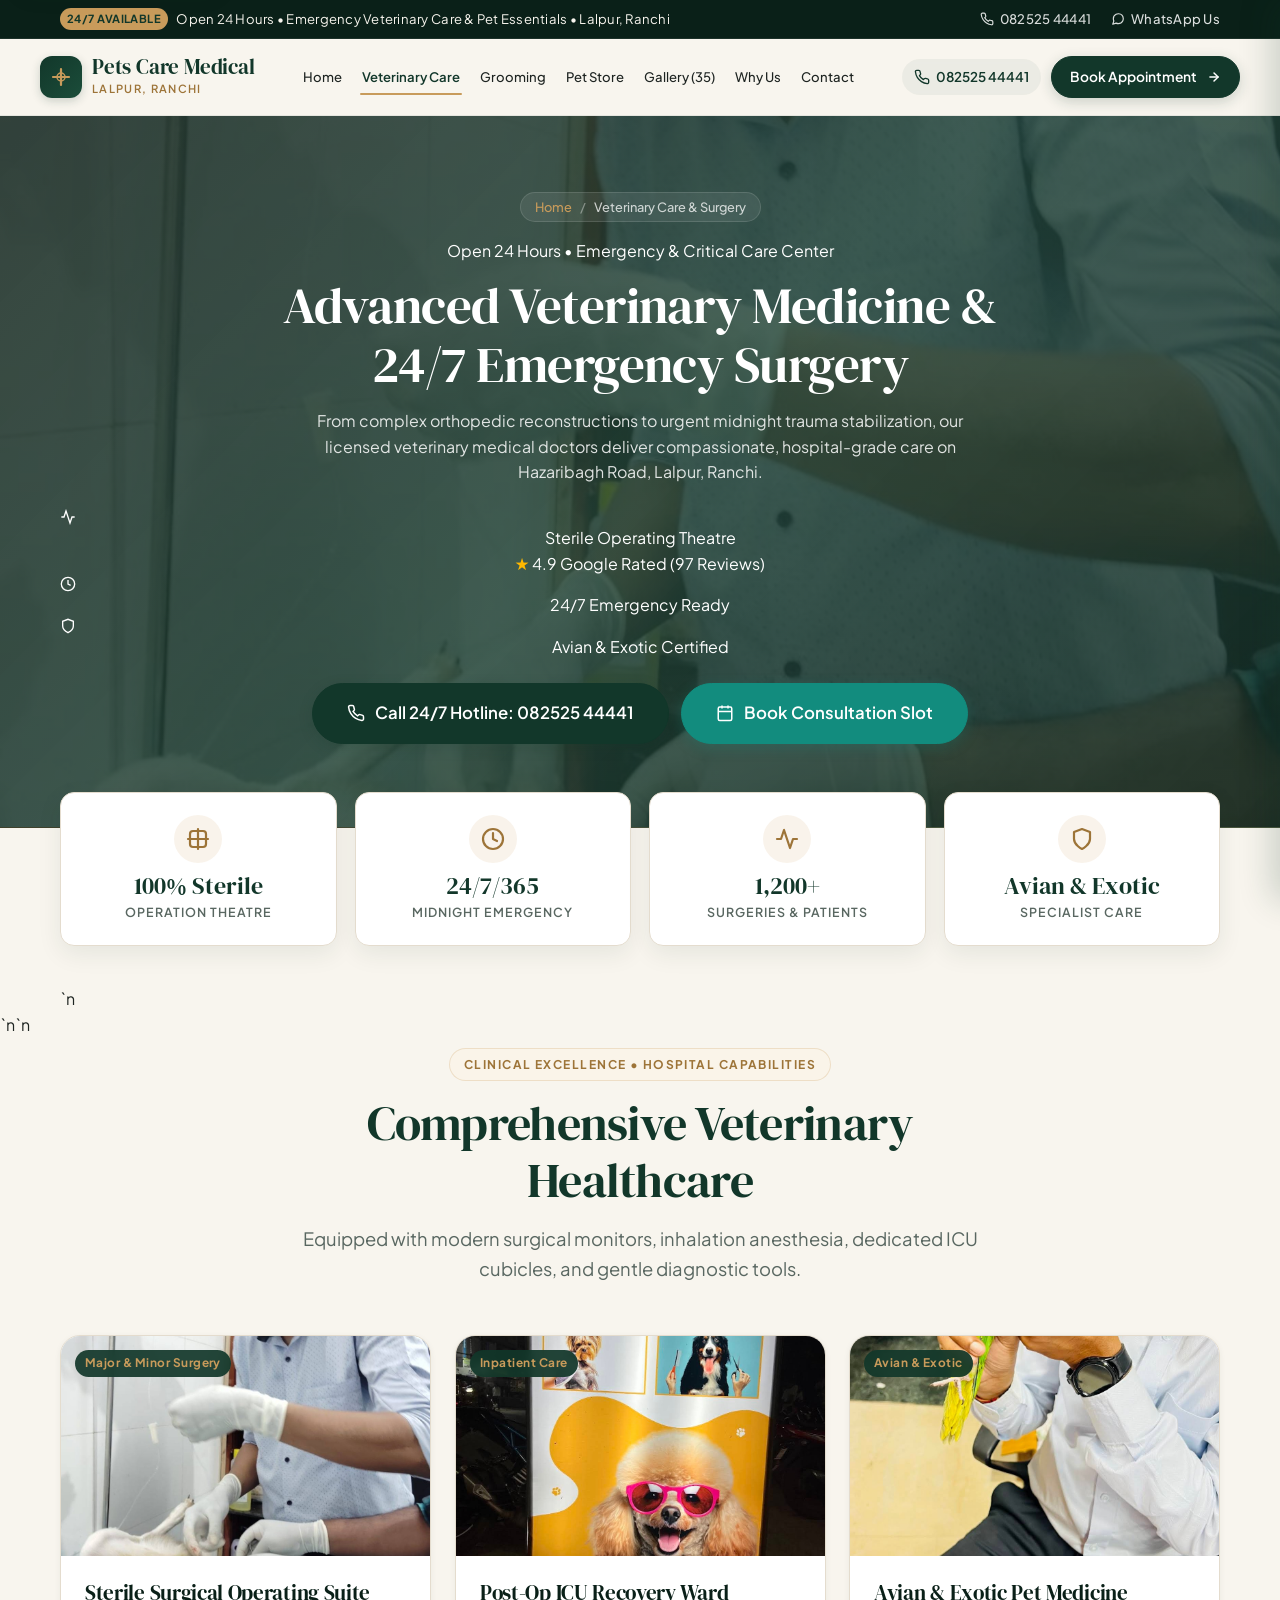
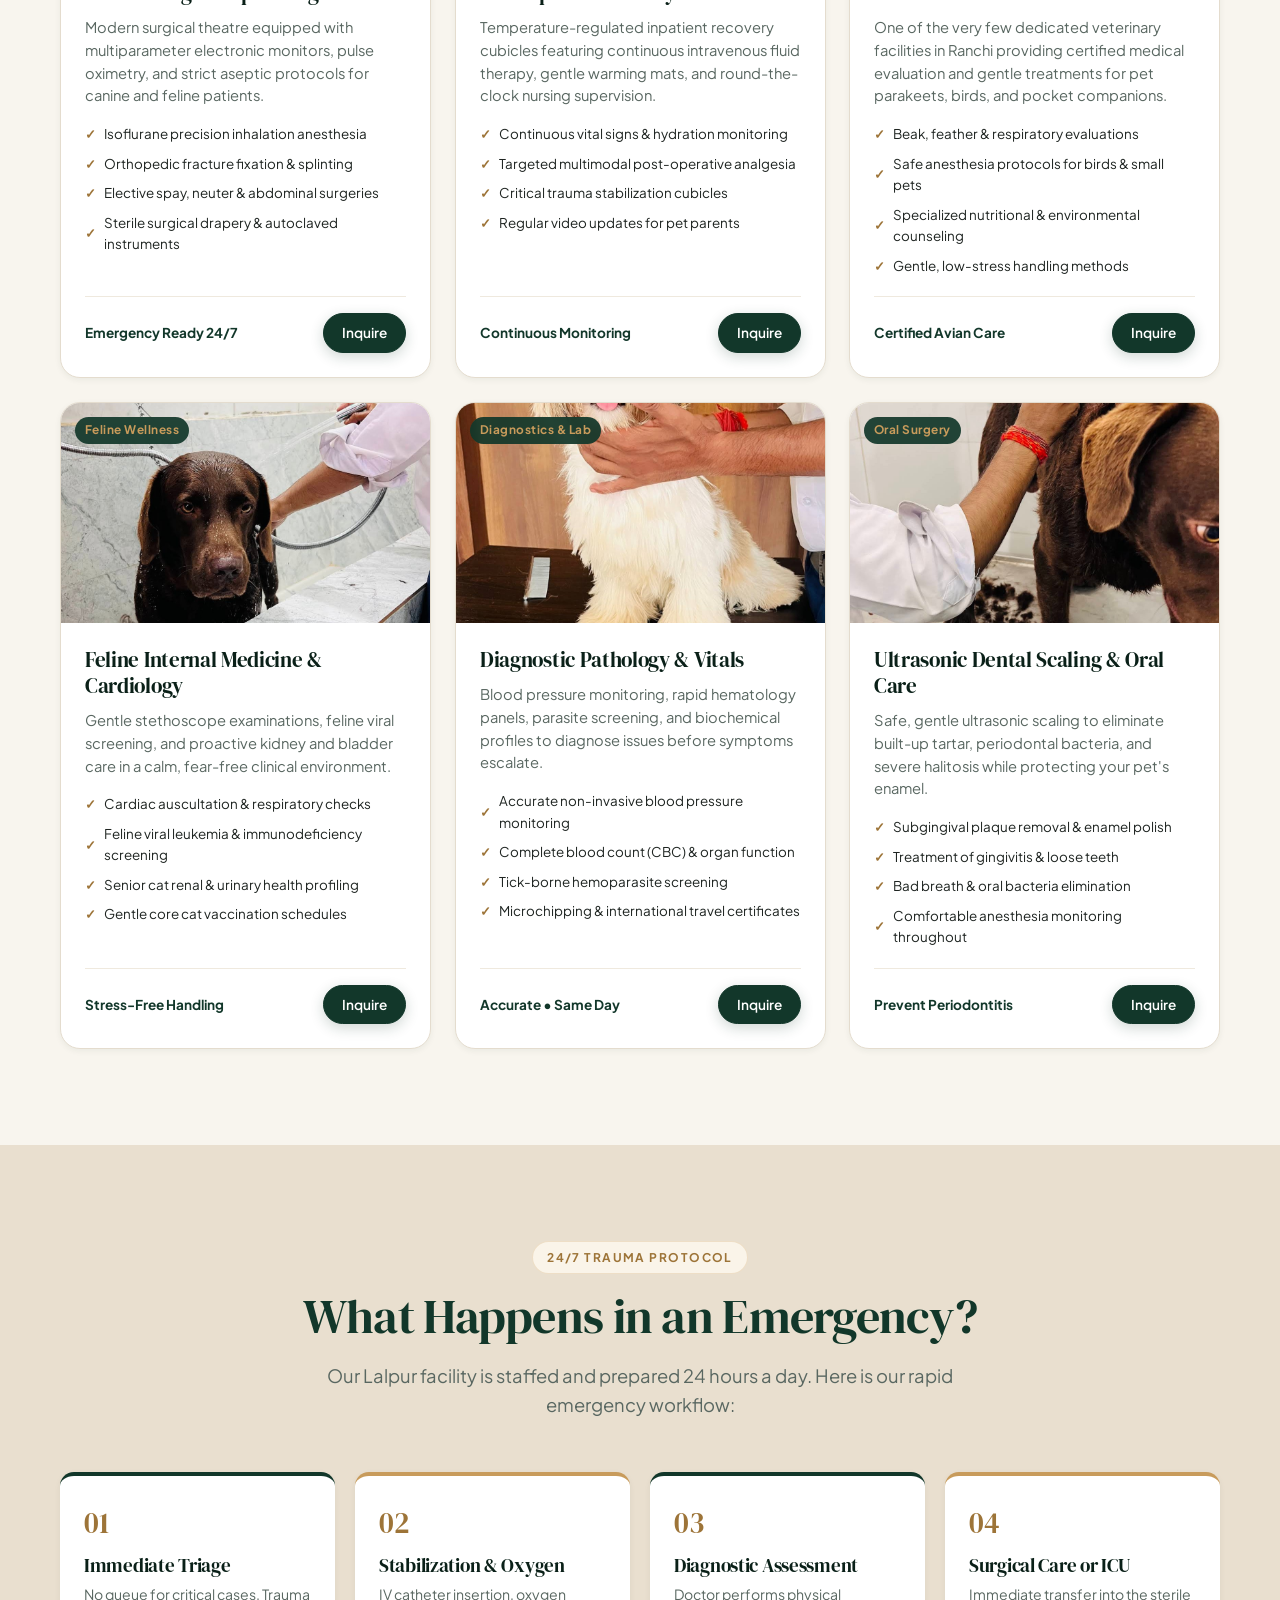
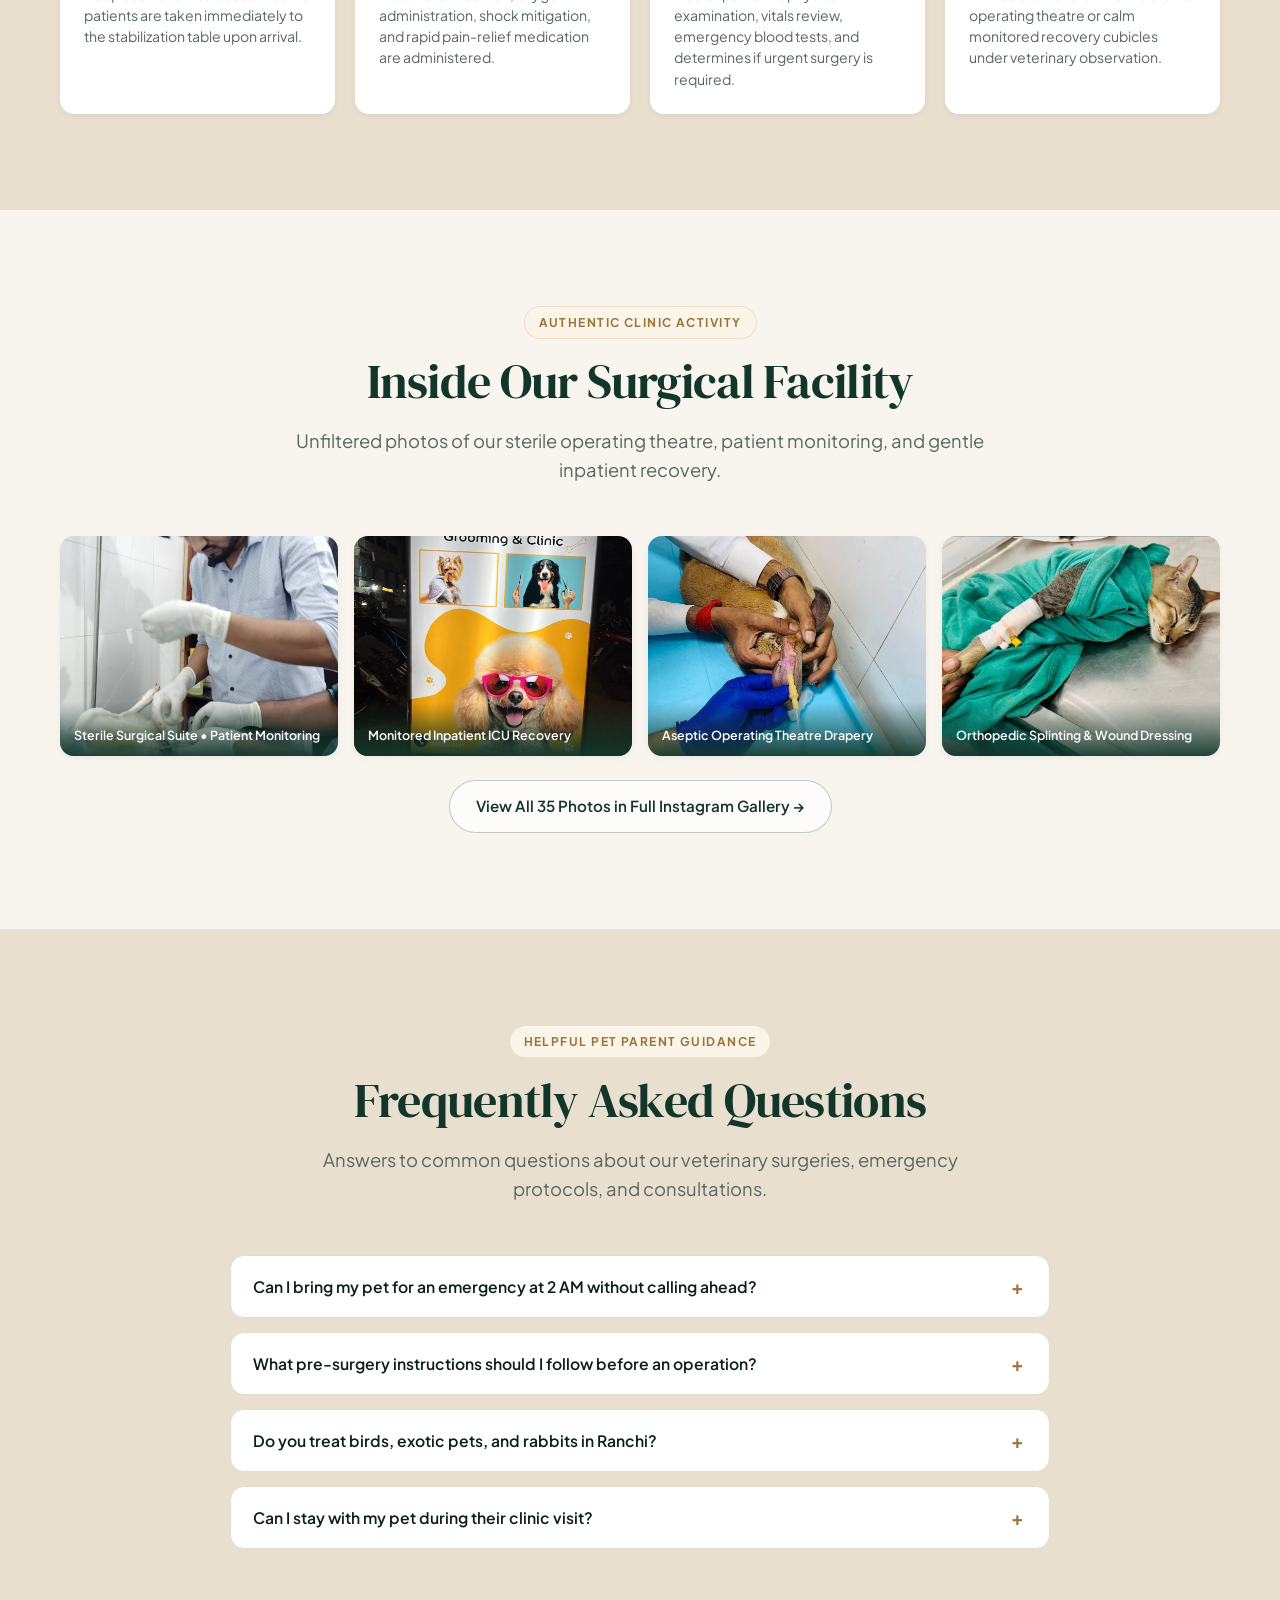
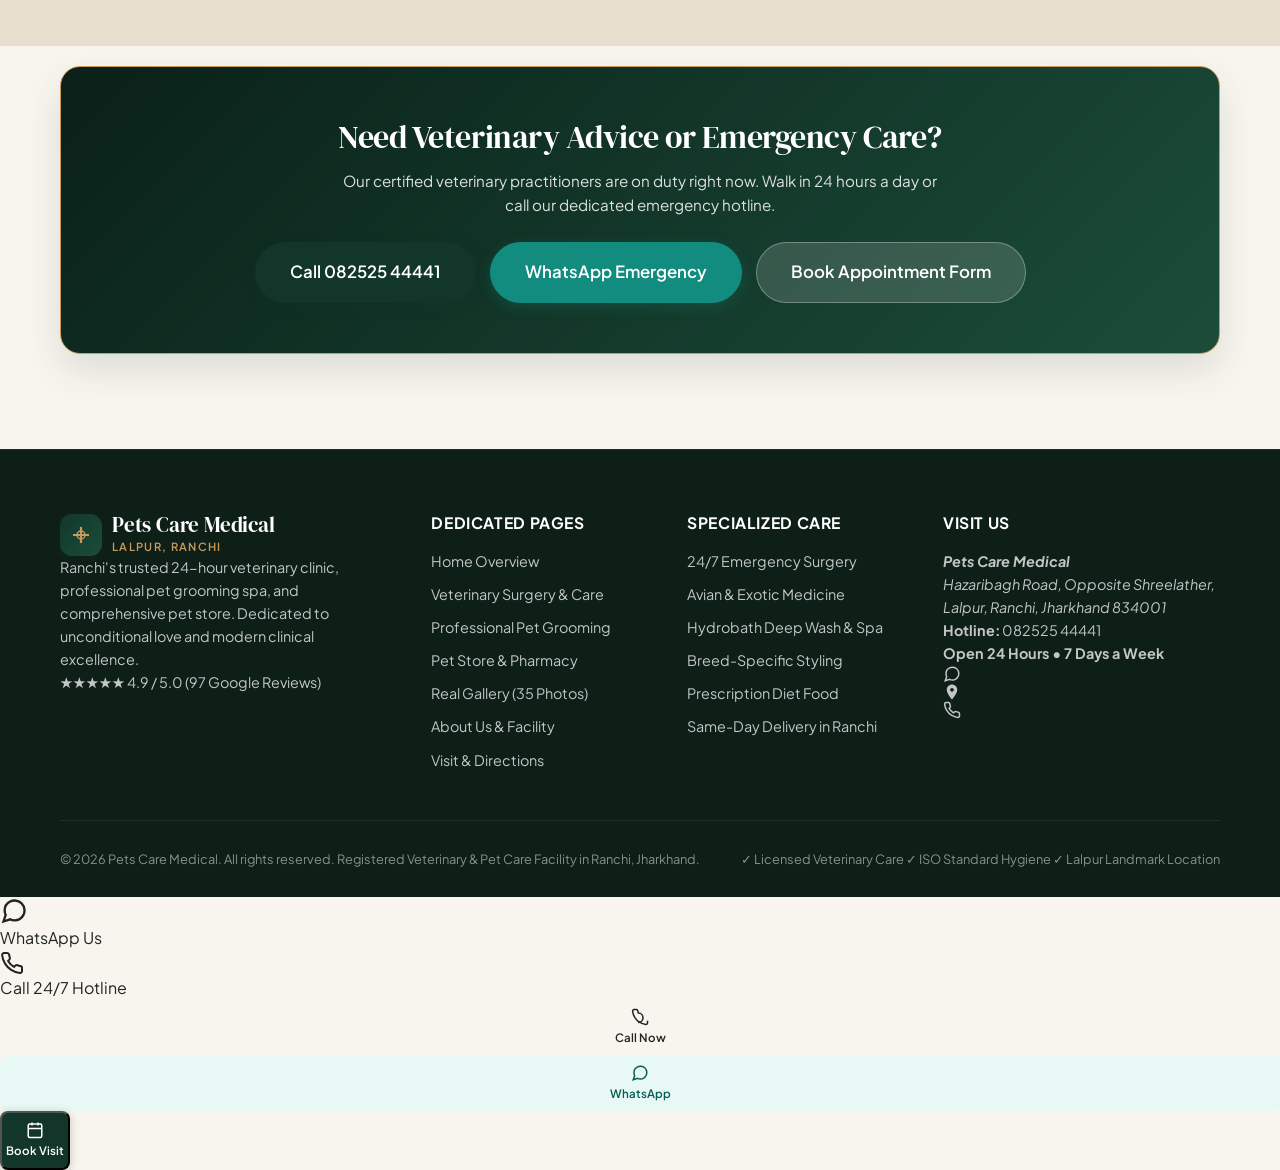
<file: veterinary.html>
<!DOCTYPE html>
<html lang="en">
<head>
  <meta charset="UTF-8">
  <meta name="viewport" content="width=device-width, initial-scale=1.0, viewport-fit=cover">
  
  <title>Veterinary Care &amp; 24/7 Emergency Surgery | Pets Care Medical Lalpur, Ranchi</title>
  <meta name="title" content="Veterinary Care &amp; 24/7 Emergency Surgery | Pets Care Medical Lalpur, Ranchi">
  <meta name="description" content="24/7 veterinary hospital in Lalpur, Ranchi. Sterile operation theatre, ICU recovery ward, avian &amp; exotic medicine, and emergency trauma surgery. Call 082525 44441.">
  <meta name="keywords" content="veterinary hospital ranchi, pet surgery lalpur, dog emergency doctor ranchi, 24 hours pet clinic ranchi, avian vet ranchi">
  <meta name="author" content="Pets Care Medical">
  <meta name="robots" content="index, follow">
  <link rel="canonical" href="https://petscaremedical.com/veterinary.html">

  <meta property="og:type" content="website">
  <meta property="og:url" content="https://petscaremedical.com/veterinary.html">
  <meta property="og:title" content="Veterinary Care &amp; 24/7 Emergency Surgery | Pets Care Medical Ranchi">
  <meta property="og:description" content="24/7 sterile operating theatre, ICU recovery, avian medicine, and expert veterinary doctors in Lalpur, Ranchi.">
  <meta property="og:image" content="assets/real/real_07.jpg">

  <link rel="icon" type="image/svg+xml" href="favicon.svg">
  <link rel="apple-touch-icon" href="favicon.svg">
  <link rel="preconnect" href="https://fonts.googleapis.com">
  <link rel="preconnect" href="https://fonts.gstatic.com" crossorigin>
  <link href="https://fonts.googleapis.com/css2?family=DM+Serif+Display:ital@0;1&family=Plus+Jakarta+Sans:wght@300;400;500;600;700&display=swap" rel="stylesheet">
  <link rel="stylesheet" href="styles.css">

  <script type="application/ld+json">
  {
    "@context": "https://schema.org",
    "@type": "VeterinaryCare",
    "name": "Pets Care Medical - Veterinary Surgery & Hospital",
    "image": "assets/real/real_07.jpg",
    "telephone": "+918252544441",
    "url": "https://petscaremedical.com/veterinary.html",
    "address": {
      "@type": "PostalAddress",
      "streetAddress": "Hazaribagh Road, Opposite Shreelather, Lalpur",
      "addressLocality": "Ranchi",
      "addressRegion": "Jharkhand",
      "postalCode": "834001",
      "addressCountry": "IN"
    },
    "openingHoursSpecification": {
      "@type": "OpeningHoursSpecification",
      "dayOfWeek": ["Monday", "Tuesday", "Wednesday", "Thursday", "Friday", "Saturday", "Sunday"],
      "opens": "00:00",
      "closes": "23:59"
    }
  }
  </script>
</head>
<body class="dept-page-body">
  <!-- Scroll Progress Bar Indicator -->
  <div class="scroll-progress-bar" id="scrollProgressBar" aria-hidden="true"></div>

  <!-- Subtle Luxury Desktop Cursor -->
  <div class="custom-cursor-dot" id="cursorDot" aria-hidden="true"></div>
  <div class="custom-cursor-ring" id="cursorRing" aria-hidden="true"></div>

  <!-- Site Preloader -->
  <div class="site-preloader" id="sitePreloader" aria-hidden="true">
    <div class="preloader-content">
      <div class="preloader-logo">
        <div class="preloader-symbol">
          <svg width="28" height="28" viewBox="0 0 24 24" fill="none" stroke="currentColor" stroke-width="2.2" stroke-linecap="round" stroke-linejoin="round">
            <path d="M12 4v16M4 12h16"></path>
            <circle cx="12" cy="12" r="4" fill="none" stroke="currentColor" stroke-width="1.5"></circle>
          </svg>
        </div>
        <div class="preloader-brand">Pets Care Medical</div>
        <div class="preloader-sub">Lalpur, Ranchi &bull; 24/7 Care</div>
      </div>
      <div class="preloader-track">
        <div class="preloader-bar"></div>
      </div>
    </div>
  </div>

  <a href="#vet-main" class="skip-link">Skip to main content</a>

    <!-- Top Announcement Bar -->
  <aside class="top-announcement" aria-label="Operating Hours & Emergency Hotline">
    <div class="container">
      <div class="announcement-item">
        <span class="announcement-badge">24/7 Available</span>
        <span>Open 24 Hours &bull; Emergency Veterinary Care &amp; Pet Essentials &bull; Lalpur, Ranchi</span>
      </div>
      <div class="announcement-links">
        <a href="tel:08252544441" class="announcement-link">
          <svg width="14" height="14" viewBox="0 0 24 24" fill="none" stroke="currentColor" stroke-width="2" stroke-linecap="round" stroke-linejoin="round"><path d="M22 16.92v3a2 2 0 0 1-2.18 2 19.79 19.79 0 0 1-8.63-3.07 19.5 19.5 0 0 1-6-6 19.79 19.79 0 0 1-3.07-8.67A2 2 0 0 1 4.11 2h3a2 2 0 0 1 2 1.72 12.84 12.84 0 0 0 .7 2.81 2 2 0 0 1-.45 2.11L8.09 9.91a16 16 0 0 0 6 6l1.27-1.27a2 2 0 0 1 2.11-.45 12.84 12.84 0 0 0 2.81.7A2 2 0 0 1 22 16.92z"></path></svg>
          082525 44441
        </a>
        <a href="https://wa.me/918252544441?text=Hi%20Pets%20Care%20Medical%2C%20I%20would%20like%20to%20inquire%20about%20pet%20services" target="_blank" rel="noopener noreferrer" class="announcement-link">
          <svg width="14" height="14" viewBox="0 0 24 24" fill="none" stroke="currentColor" stroke-width="2" stroke-linecap="round" stroke-linejoin="round"><path d="M21 11.5a8.38 8.38 0 0 1-.9 3.8 8.5 8.5 0 0 1-7.6 4.7 8.38 8.38 0 0 1-3.8-.9L3 21l1.9-5.7a8.38 8.38 0 0 1-.9-3.8 8.5 8.5 0 0 1 4.7-7.6 8.38 8.38 0 0 1 3.8-.9h.5a8.48 8.48 0 0 1 8 8v.5z"></path></svg>
          WhatsApp Us
        </a>
      </div>
    </div>
  </aside>

  <!-- Sticky Header / Navigation - Strictly One Line -->
  <header class="site-header" id="siteHeader">
    <div class="container">
      <div class="header-inner">
        <!-- Logo -->
        <a href="index.html" class="brand-logo" aria-label="Pets Care Medical Home">
          <div class="logo-symbol">
            <svg width="24" height="24" viewBox="0 0 24 24" fill="none" stroke="currentColor" stroke-width="2.2" stroke-linecap="round" stroke-linejoin="round">
              <path d="M12 4v16M4 12h16"></path>
              <circle cx="12" cy="12" r="4" fill="none" stroke="currentColor" stroke-width="1.5"></circle>
            </svg>
          </div>
          <div class="logo-text">
            <span class="logo-title">Pets Care Medical</span>
            <span class="logo-subtitle">Lalpur, Ranchi</span>
          </div>
        </a>

        <!-- Desktop Navigation Links - Strictly One Line -->
        <nav class="nav-desktop" aria-label="Primary Navigation">
          <a href="index.html" class="nav-link">Home</a>
          <a href="veterinary.html" class="nav-link active">Veterinary Care</a>
          <a href="grooming.html" class="nav-link">Grooming</a>
          <a href="store.html" class="nav-link">Pet Store</a>
          <a href="gallery.html" class="nav-link">Gallery (35)</a>
          <a href="about.html" class="nav-link">Why Us</a>
          <a href="contact.html" class="nav-link">Contact</a>
          
        </nav>

        <!-- Right Header CTAs -->
        <div class="header-actions">
          <a href="tel:08252544441" class="header-phone-link" aria-label="Call Pets Care Medical">
            <svg width="16" height="16" viewBox="0 0 24 24" fill="none" stroke="currentColor" stroke-width="2" stroke-linecap="round" stroke-linejoin="round"><path d="M22 16.92v3a2 2 0 0 1-2.18 2 19.79 19.79 0 0 1-8.63-3.07 19.5 19.5 0 0 1-6-6 19.79 19.79 0 0 1-3.07-8.67A2 2 0 0 1 4.11 2h3a2 2 0 0 1 2 1.72 12.84 12.84 0 0 0 .7 2.81 2 2 0 0 1-.45 2.11L8.09 9.91a16 16 0 0 0 6 6l1.27-1.27a2 2 0 0 1 2.11-.45 12.84 12.84 0 0 0 2.81.7A2 2 0 0 1 22 16.92z"></path></svg>
            <span>082525 44441</span>
          </a>
          <button type="button" class="btn btn-primary btn-sm header-cta-btn" data-open-modal="booking">
            <span>Book Appointment</span>
            <svg width="14" height="14" viewBox="0 0 24 24" fill="none" stroke="currentColor" stroke-width="2.5" stroke-linecap="round" stroke-linejoin="round"><line x1="5" y1="12" x2="19" y2="12"></line><polyline points="12 5 19 12 12 19"></polyline></svg>
          </button>
          <!-- Mobile Hamburger Toggle -->
          <button type="button" class="hamburger-btn" id="hamburgerBtn" aria-label="Open Navigation Menu" aria-expanded="false" aria-controls="mobileNavDrawer">
            <span class="hamburger-line"></span>
            <span class="hamburger-line"></span>
            <span class="hamburger-line"></span>
          </button>
        </div>
      </div>
    </div>
  </header>

  <!-- Mobile Navigation Drawer -->
  <div class="mobile-nav-backdrop" id="mobileNavBackdrop"></div>
  <aside class="mobile-nav-drawer" id="mobileNavDrawer" aria-label="Mobile Navigation">
    <div class="mobile-drawer-header">
      <div class="brand-logo">
        <div class="logo-symbol">
          <svg width="20" height="20" viewBox="0 0 24 24" fill="none" stroke="currentColor" stroke-width="2.2">
            <path d="M12 4v16M4 12h16"></path>
          </svg>
        </div>
        <div class="logo-text">
          <span class="logo-title">Pets Care Medical</span>
          <span class="logo-subtitle">Lalpur, Ranchi</span>
        </div>
      </div>
      <button type="button" class="drawer-close-btn" id="closeDrawerBtn" aria-label="Close Navigation Menu">
        <svg width="20" height="20" viewBox="0 0 24 24" fill="none" stroke="currentColor" stroke-width="2.2" stroke-linecap="round"><line x1="18" y1="6" x2="6" y2="18"></line><line x1="6" y1="6" x2="18" y2="18"></line></svg>
      </button>
    </div>

    <nav class="mobile-nav-list">
      <a href="index.html" class="mobile-nav-link">Home <span>&rarr;</span></a>
      <a href="veterinary.html" class="mobile-nav-link active">Veterinary Care <span>&rarr;</span></a>
      <a href="grooming.html" class="mobile-nav-link">Grooming <span>&rarr;</span></a>
      <a href="store.html" class="mobile-nav-link">Pet Store <span>&rarr;</span></a>
      <a href="gallery.html" class="mobile-nav-link">Gallery (35) <span>&rarr;</span></a>
      <a href="about.html" class="mobile-nav-link">Why Us <span>&rarr;</span></a>
      <a href="contact.html" class="mobile-nav-link">Contact <span>&rarr;</span></a>
      
    </nav>

    <div class="mobile-drawer-contact">
      <button type="button" class="btn btn-primary" data-open-modal="booking" style="width: 100%;">
        Book Appointment
      </button>
      <a href="https://wa.me/918252544441?text=Hi%20Pets%20Care%20Medical%2C%20I%20would%20like%20to%20inquire%20about%20pet%20services" target="_blank" rel="noopener noreferrer" class="btn btn-whatsapp" style="width: 100%;">
        <svg width="18" height="18" viewBox="0 0 24 24" fill="none" stroke="currentColor" stroke-width="2"><path d="M21 11.5a8.38 8.38 0 0 1-.9 3.8 8.5 8.5 0 0 1-7.6 4.7 8.38 8.38 0 0 1-3.8-.9L3 21l1.9-5.7a8.38 8.38 0 0 1-.9-3.8 8.5 8.5 0 0 1 4.7-7.6 8.38 8.38 0 0 1 3.8-.9h.5a8.48 8.48 0 0 1 8 8v.5z"></path></svg>
        WhatsApp Us
      </a>
      <a href="tel:08252544441" class="btn btn-secondary" style="width: 100%;">
        <svg width="16" height="16" viewBox="0 0 24 24" fill="none" stroke="currentColor" stroke-width="2"><path d="M22 16.92v3a2 2 0 0 1-2.18 2 19.79 19.79 0 0 1-8.63-3.07 19.5 19.5 0 0 1-6-6 19.79 19.79 0 0 1-3.07-8.67A2 2 0 0 1 4.11 2h3a2 2 0 0 1 2 1.72 12.84 12.84 0 0 0 .7 2.81 2 2 0 0 1-.45 2.11L8.09 9.91a16 16 0 0 0 6 6l1.27-1.27a2 2 0 0 1 2.11-.45 12.84 12.84 0 0 0 2.81.7A2 2 0 0 1 22 16.92z"></path></svg>
        Call 082525 44441
      </a>
    </div>
  </aside>

  <main id="vet-main">
    <!-- Dedicated Hero -->
    <section class="page-hero hero-vet">
      <div class="container">
        <div class="page-breadcrumb fade-in-up">
          <a href="index.html">Home</a>
          <span class="sep">/</span>
          <span>Veterinary Care &amp; Surgery</span>
        </div>
        <div class="gallery-hero-badge fade-in-up" style="margin-bottom: 12px;">
          <span class="pulse-dot"></span>
          <span>Open 24 Hours &bull; Emergency &amp; Critical Care Center</span>
        </div>
        <h1 class="page-hero-title fade-in-up">Advanced Veterinary Medicine &amp;<br>24/7 Emergency Surgery</h1>
        <p class="page-hero-desc fade-in-up">
          From complex orthopedic reconstructions to urgent midnight trauma stabilization, our licensed veterinary medical doctors deliver compassionate, hospital-grade care on Hazaribagh Road, Lalpur, Ranchi.
        </p>
        <div class="gallery-hero-stats fade-in-up">
          <div class="gallery-stat-pill">
            <svg width="16" height="16" viewBox="0 0 24 24" fill="none" stroke="currentColor" stroke-width="2"><path d="M22 12h-4l-3 9L9 3l-3 9H2"/></svg>
            <span>Sterile Operating Theatre</span>
          </div>
          <div class="gallery-stat-pill">
            <span style="color: #FFB800;">&#9733;</span>
            <span>4.9 Google Rated (97 Reviews)</span>
          </div>
          <div class="gallery-stat-pill">
            <svg width="16" height="16" viewBox="0 0 24 24" fill="none" stroke="currentColor" stroke-width="2"><circle cx="12" cy="12" r="10"></circle><polyline points="12 6 12 12 16 14"></polyline></svg>
            <span>24/7 Emergency Ready</span>
          </div>
          <div class="gallery-stat-pill">
            <svg width="16" height="16" viewBox="0 0 24 24" fill="none" stroke="currentColor" stroke-width="2"><path d="M12 22s8-4 8-10V5l-8-3-8 3v7c0 6 8 10 8 10z"/></svg>
            <span>Avian &amp; Exotic Certified</span>
          </div>
        </div>
        <div class="page-hero-actions fade-in-up">
          <a href="tel:08252544441" class="btn btn-primary btn-lg">
            <svg width="18" height="18" viewBox="0 0 24 24" fill="none" stroke="currentColor" stroke-width="2"><path d="M22 16.92v3a2 2 0 0 1-2.18 2 19.79 19.79 0 0 1-8.63-3.07 19.5 19.5 0 0 1-6-6 19.79 19.79 0 0 1-3.07-8.67A2 2 0 0 1 4.11 2h3a2 2 0 0 1 2 1.72 12.84 12.84 0 0 0 .7 2.81 2 2 0 0 1-.45 2.11L8.09 9.91a16 16 0 0 0 6 6l1.27-1.27a2 2 0 0 1 2.11-.45 12.84 12.84 0 0 0 2.81.7A2 2 0 0 1 22 16.92z"></path></svg>
            <span>Call 24/7 Hotline: 082525 44441</span>
          </a>
          <button type="button" class="btn btn-whatsapp btn-lg" data-open-modal="booking">
            <svg width="18" height="18" viewBox="0 0 24 24" fill="none" stroke="currentColor" stroke-width="2"><rect x="3" y="4" width="18" height="18" rx="2" ry="2"></rect><line x1="16" y1="2" x2="16" y2="6"></line><line x1="8" y1="2" x2="8" y2="6"></line><line x1="3" y1="10" x2="21" y2="10"></line></svg>
            <span>Book Consultation Slot</span>
          </button>
        </div>
      </div>
    </section>

    <!-- Stat Highlights Strip -->
    <div class="container">
      <div class="dept-stat-grid fade-in-up">
        <div class="dept-stat-card">
          <div class="dept-stat-icon-svg"><svg width="24" height="24" viewBox="0 0 24 24" fill="none" stroke="currentColor" stroke-width="2.2" stroke-linecap="round" stroke-linejoin="round"><path d="M12 2v20M2 12h20"/><rect x="4" y="4" width="16" height="16" rx="3"/></svg></div>
          <div class="dept-stat-val">100% Sterile</div>
          <div class="dept-stat-label">Operation Theatre</div>
        </div>
        <div class="dept-stat-card">
          <div class="dept-stat-icon-svg"><svg width="24" height="24" viewBox="0 0 24 24" fill="none" stroke="currentColor" stroke-width="2.2" stroke-linecap="round" stroke-linejoin="round"><circle cx="12" cy="12" r="10"/><polyline points="12 6 12 12 16 14"/></svg></div>
          <div class="dept-stat-val">24/7/365</div>
          <div class="dept-stat-label">Midnight Emergency</div>
        </div>
        <div class="dept-stat-card">
          <div class="dept-stat-icon-svg"><svg width="24" height="24" viewBox="0 0 24 24" fill="none" stroke="currentColor" stroke-width="2.2" stroke-linecap="round" stroke-linejoin="round"><path d="M22 12h-4l-3 9L9 3l-3 9H2"/></svg></div>
          <div class="dept-stat-val">1,200+</div>
          <div class="dept-stat-label">Surgeries &amp; Patients</div>
        </div>
        <div class="dept-stat-card">
          <div class="dept-stat-icon-svg"><svg width="24" height="24" viewBox="0 0 24 24" fill="none" stroke="currentColor" stroke-width="2.2" stroke-linecap="round" stroke-linejoin="round"><path d="M12 22s8-4 8-10V5l-8-3-8 3v7c0 6 8 10 8 10z"/></svg></div>
          <div class="dept-stat-val">Avian &amp; Exotic</div>
          <div class="dept-stat-label">Specialist Care</div>
        </div>
      </div>`n    </div>`n`n    <!-- Core Clinical Departments Grid with Real Cropped Photos -->
    <section class="section" style="padding-top: 10px;">
      <div class="container">
        <div class="section-header fade-in-up">
          <span class="section-tag">Clinical Excellence &bull; Hospital Capabilities</span>
          <h2>Comprehensive Veterinary Healthcare</h2>
          <p>Equipped with modern surgical monitors, inhalation anesthesia, dedicated ICU cubicles, and gentle diagnostic tools.</p>
        </div>

        <div class="dept-detail-grid">
          <!-- Card 1 -->
          <div class="dept-detail-card fade-in-up">
            <div class="dept-card-media">
              <img src="assets/real/real_07.jpg" alt="Sterile Surgical Suite - Pets Care Medical Lalpur Ranchi" class="dept-card-img" loading="lazy">
              <span class="dept-card-tag">Major &amp; Minor Surgery</span>
            </div>
            <div class="dept-card-body">
              <h3 class="dept-card-title">Sterile Surgical Operating Suite</h3>
              <p class="dept-card-desc">Modern surgical theatre equipped with multiparameter electronic monitors, pulse oximetry, and strict aseptic protocols for canine and feline patients.</p>
              <ul class="dept-card-features">
                <li>Isoflurane precision inhalation anesthesia</li>
                <li>Orthopedic fracture fixation &amp; splinting</li>
                <li>Elective spay, neuter &amp; abdominal surgeries</li>
                <li>Sterile surgical drapery &amp; autoclaved instruments</li>
              </ul>
              <div class="dept-card-footer">
                <span style="font-size: 0.85rem; font-weight: 700; color: var(--color-primary);">Emergency Ready 24/7</span>
                <button type="button" class="btn btn-primary btn-sm" data-open-modal="booking" data-service="Veterinary Surgery">Inquire</button>
              </div>
            </div>
          </div>

          <!-- Card 2 -->
          <div class="dept-detail-card fade-in-up">
            <div class="dept-card-media">
              <img src="assets/real/real_14.jpg" alt="Post-Operative Recovery Ward - Pets Care Medical" class="dept-card-img" loading="lazy">
              <span class="dept-card-tag">Inpatient Care</span>
            </div>
            <div class="dept-card-body">
              <h3 class="dept-card-title">Post-Op ICU Recovery Ward</h3>
              <p class="dept-card-desc">Temperature-regulated inpatient recovery cubicles featuring continuous intravenous fluid therapy, gentle warming mats, and round-the-clock nursing supervision.</p>
              <ul class="dept-card-features">
                <li>Continuous vital signs &amp; hydration monitoring</li>
                <li>Targeted multimodal post-operative analgesia</li>
                <li>Critical trauma stabilization cubicles</li>
                <li>Regular video updates for pet parents</li>
              </ul>
              <div class="dept-card-footer">
                <span style="font-size: 0.85rem; font-weight: 700; color: var(--color-primary);">Continuous Monitoring</span>
                <button type="button" class="btn btn-primary btn-sm" data-open-modal="booking" data-service="Inpatient ICU">Inquire</button>
              </div>
            </div>
          </div>

          <!-- Card 3 -->
          <div class="dept-detail-card fade-in-up">
            <div class="dept-card-media">
              <img src="assets/real/real_10.jpg" alt="Avian Examination - Pets Care Medical Ranchi" class="dept-card-img" loading="lazy">
              <span class="dept-card-tag">Avian &amp; Exotic</span>
            </div>
            <div class="dept-card-body">
              <h3 class="dept-card-title">Avian &amp; Exotic Pet Medicine</h3>
              <p class="dept-card-desc">One of the very few dedicated veterinary facilities in Ranchi providing certified medical evaluation and gentle treatments for pet parakeets, birds, and pocket companions.</p>
              <ul class="dept-card-features">
                <li>Beak, feather &amp; respiratory evaluations</li>
                <li>Safe anesthesia protocols for birds &amp; small pets</li>
                <li>Specialized nutritional &amp; environmental counseling</li>
                <li>Gentle, low-stress handling methods</li>
              </ul>
              <div class="dept-card-footer">
                <span style="font-size: 0.85rem; font-weight: 700; color: var(--color-primary);">Certified Avian Care</span>
                <button type="button" class="btn btn-primary btn-sm" data-open-modal="booking" data-service="Avian Consultation">Inquire</button>
              </div>
            </div>
          </div>

          <!-- Card 4 -->
          <div class="dept-detail-card fade-in-up">
            <div class="dept-card-media">
              <img src="assets/real/real_20.jpg" alt="Feline Healthcare - Pets Care Medical" class="dept-card-img" loading="lazy">
              <span class="dept-card-tag">Feline Wellness</span>
            </div>
            <div class="dept-card-body">
              <h3 class="dept-card-title">Feline Internal Medicine &amp; Cardiology</h3>
              <p class="dept-card-desc">Gentle stethoscope examinations, feline viral screening, and proactive kidney and bladder care in a calm, fear-free clinical environment.</p>
              <ul class="dept-card-features">
                <li>Cardiac auscultation &amp; respiratory checks</li>
                <li>Feline viral leukemia &amp; immunodeficiency screening</li>
                <li>Senior cat renal &amp; urinary health profiling</li>
                <li>Gentle core cat vaccination schedules</li>
              </ul>
              <div class="dept-card-footer">
                <span style="font-size: 0.85rem; font-weight: 700; color: var(--color-primary);">Stress-Free Handling</span>
                <button type="button" class="btn btn-primary btn-sm" data-open-modal="booking" data-service="Feline Medicine">Inquire</button>
              </div>
            </div>
          </div>

          <!-- Card 5 -->
          <div class="dept-detail-card fade-in-up">
            <div class="dept-card-media">
              <img src="assets/real/real_19.jpg" alt="Diagnostic Diagnostics - Pets Care Medical" class="dept-card-img" loading="lazy">
              <span class="dept-card-tag">Diagnostics &amp; Lab</span>
            </div>
            <div class="dept-card-body">
              <h3 class="dept-card-title">Diagnostic Pathology &amp; Vitals</h3>
              <p class="dept-card-desc">Blood pressure monitoring, rapid hematology panels, parasite screening, and biochemical profiles to diagnose issues before symptoms escalate.</p>
              <ul class="dept-card-features">
                <li>Accurate non-invasive blood pressure monitoring</li>
                <li>Complete blood count (CBC) &amp; organ function</li>
                <li>Tick-borne hemoparasite screening</li>
                <li>Microchipping &amp; international travel certificates</li>
              </ul>
              <div class="dept-card-footer">
                <span style="font-size: 0.85rem; font-weight: 700; color: var(--color-primary);">Accurate &bull; Same Day</span>
                <button type="button" class="btn btn-primary btn-sm" data-open-modal="booking" data-service="Diagnostic Lab">Inquire</button>
              </div>
            </div>
          </div>

          <!-- Card 6 -->
          <div class="dept-detail-card fade-in-up">
            <div class="dept-card-media">
              <img src="assets/real/real_30.jpg" alt="Pet Dental Scaling - Pets Care Medical" class="dept-card-img" loading="lazy">
              <span class="dept-card-tag">Oral Surgery</span>
            </div>
            <div class="dept-card-body">
              <h3 class="dept-card-title">Ultrasonic Dental Scaling &amp; Oral Care</h3>
              <p class="dept-card-desc">Safe, gentle ultrasonic scaling to eliminate built-up tartar, periodontal bacteria, and severe halitosis while protecting your pet's enamel.</p>
              <ul class="dept-card-features">
                <li>Subgingival plaque removal &amp; enamel polish</li>
                <li>Treatment of gingivitis &amp; loose teeth</li>
                <li>Bad breath &amp; oral bacteria elimination</li>
                <li>Comfortable anesthesia monitoring throughout</li>
              </ul>
              <div class="dept-card-footer">
                <span style="font-size: 0.85rem; font-weight: 700; color: var(--color-primary);">Prevent Periodontitis</span>
                <button type="button" class="btn btn-primary btn-sm" data-open-modal="booking" data-service="Dental Care">Inquire</button>
              </div>
            </div>
          </div>
        </div>
      </div>
    </section>

    <!-- Emergency Triage Flow -->
    <section class="section section-alt">
      <div class="container">
        <div class="section-header fade-in-up">
          <span class="section-tag">24/7 Trauma Protocol</span>
          <h2>What Happens in an Emergency?</h2>
          <p>Our Lalpur facility is staffed and prepared 24 hours a day. Here is our rapid emergency workflow:</p>
        </div>

        <div style="display: grid; grid-template-columns: repeat(auto-fit, minmax(240px, 1fr)); gap: 20px; margin-top: 30px;">
          <div style="background: #fff; padding: 24px; border-radius: var(--radius-md); border-top: 4px solid var(--color-primary); box-shadow: var(--shadow-sm);">
            <div style="font-family: var(--font-serif); font-size: 1.8rem; color: var(--color-accent-dark); margin-bottom: 8px;">01</div>
            <h4 style="color: var(--color-primary-dark); margin-bottom: 8px;">Immediate Triage</h4>
            <p style="font-size: 0.88rem; color: var(--color-text-muted); line-height: 1.5;">No queue for critical cases. Trauma patients are taken immediately to the stabilization table upon arrival.</p>
          </div>
          <div style="background: #fff; padding: 24px; border-radius: var(--radius-md); border-top: 4px solid var(--color-accent); box-shadow: var(--shadow-sm);">
            <div style="font-family: var(--font-serif); font-size: 1.8rem; color: var(--color-accent-dark); margin-bottom: 8px;">02</div>
            <h4 style="color: var(--color-primary-dark); margin-bottom: 8px;">Stabilization &amp; Oxygen</h4>
            <p style="font-size: 0.88rem; color: var(--color-text-muted); line-height: 1.5;">IV catheter insertion, oxygen administration, shock mitigation, and rapid pain-relief medication are administered.</p>
          </div>
          <div style="background: #fff; padding: 24px; border-radius: var(--radius-md); border-top: 4px solid var(--color-primary); box-shadow: var(--shadow-sm);">
            <div style="font-family: var(--font-serif); font-size: 1.8rem; color: var(--color-accent-dark); margin-bottom: 8px;">03</div>
            <h4 style="color: var(--color-primary-dark); margin-bottom: 8px;">Diagnostic Assessment</h4>
            <p style="font-size: 0.88rem; color: var(--color-text-muted); line-height: 1.5;">Doctor performs physical examination, vitals review, emergency blood tests, and determines if urgent surgery is required.</p>
          </div>
          <div style="background: #fff; padding: 24px; border-radius: var(--radius-md); border-top: 4px solid var(--color-accent); box-shadow: var(--shadow-sm);">
            <div style="font-family: var(--font-serif); font-size: 1.8rem; color: var(--color-accent-dark); margin-bottom: 8px;">04</div>
            <h4 style="color: var(--color-primary-dark); margin-bottom: 8px;">Surgical Care or ICU</h4>
            <p style="font-size: 0.88rem; color: var(--color-text-muted); line-height: 1.5;">Immediate transfer into the sterile operating theatre or calm monitored recovery cubicles under veterinary observation.</p>
          </div>
        </div>
      </div>
    </section>

    <!-- Real Surgery Photos Showcase -->
    <section class="section">
      <div class="container">
        <div class="section-header fade-in-up">
          <span class="section-tag">Authentic Clinic Activity</span>
          <h2>Inside Our Surgical Facility</h2>
          <p>Unfiltered photos of our sterile operating theatre, patient monitoring, and gentle inpatient recovery.</p>
        </div>

        <div class="dept-gallery-strip fade-in-up">
          <div class="dept-gallery-photo">
            <img src="assets/real/real_07.jpg" alt="Veterinary surgery with multiparameter monitor" loading="lazy">
            <div class="dept-photo-caption">Sterile Surgical Suite &bull; Patient Monitoring</div>
          </div>
          <div class="dept-gallery-photo">
            <img src="assets/real/real_14.jpg" alt="Post-operative patient recovery in ward" loading="lazy">
            <div class="dept-photo-caption">Monitored Inpatient ICU Recovery</div>
          </div>
          <div class="dept-gallery-photo">
            <img src="assets/real/real_15.jpg" alt="Surgical drape and shadowless theatre lamp" loading="lazy">
            <div class="dept-photo-caption">Aseptic Operating Theatre Drapery</div>
          </div>
          <div class="dept-gallery-photo">
            <img src="assets/real/real_24.jpg" alt="Post-surgical limb splint and bandaging" loading="lazy">
            <div class="dept-photo-caption">Orthopedic Splinting &amp; Wound Dressing</div>
          </div>
        </div>

        <div style="text-align: center; margin-top: 24px;">
          <a href="gallery.html" class="btn btn-secondary">
            <span>View All 35 Photos in Full Instagram Gallery &rarr;</span>
          </a>
        </div>
      </div>
    </section>

    <!-- Frequently Asked Questions -->
    <section class="section section-alt">
      <div class="container">
        <div class="section-header fade-in-up">
          <span class="section-tag">Helpful Pet Parent Guidance</span>
          <h2>Frequently Asked Questions</h2>
          <p>Answers to common questions about our veterinary surgeries, emergency protocols, and consultations.</p>
        </div>

        <div class="faq-list fade-in-up">
          <div class="faq-item">
            <button type="button" class="faq-question" aria-expanded="false">
              <span>Can I bring my pet for an emergency at 2 AM without calling ahead?</span>
              <span class="faq-icon">+</span>
            </button>
            <div class="faq-answer">
              Yes. Pets Care Medical is fully operational 24 hours a day, 7 days a week on Hazaribagh Road, opposite Shreelather, Lalpur. In severe emergencies, calling ahead at 082525 44441 while en route allows our surgical team to prepare oxygen, trauma monitors, and medications before your arrival.
            </div>
          </div>

          <div class="faq-item">
            <button type="button" class="faq-question" aria-expanded="false">
              <span>What pre-surgery instructions should I follow before an operation?</span>
              <span class="faq-icon">+</span>
            </button>
            <div class="faq-answer">
              For scheduled elective surgeries (such as spaying, neutering, or dental procedures), pets should typically fast without food for 8 to 12 hours prior to arrival to prevent nausea under anesthesia. Water is generally permitted up to 2 hours before admission. Pre-operative blood profiles are always evaluated first to confirm organ safety.
            </div>
          </div>

          <div class="faq-item">
            <button type="button" class="faq-question" aria-expanded="false">
              <span>Do you treat birds, exotic pets, and rabbits in Ranchi?</span>
              <span class="faq-icon">+</span>
            </button>
            <div class="faq-answer">
              Yes! We are proud to be one of the few certified avian and exotic veterinary facilities in Ranchi. Our doctors regularly provide diagnostic checks, beak trims, nutritional profiling, and gentle treatments for parakeets, lovebirds, rabbits, and pocket pets.
            </div>
          </div>

          <div class="faq-item">
            <button type="button" class="faq-question" aria-expanded="false">
              <span>Can I stay with my pet during their clinic visit?</span>
              <span class="faq-icon">+</span>
            </button>
            <div class="faq-answer">
              You are welcome to accompany your pet during the initial physical consultation, vaccinations, and diagnostic discussions. During sterile surgical procedures, pet parents can comfortably wait in our air-conditioned reception lounge, and our team will provide regular updates.
            </div>
          </div>
        </div>
      </div>
    </section>

    <!-- Department Callout Banner -->
    <section class="section" style="padding-top: 20px;">
      <div class="container">
        <div class="gallery-page-cta fade-in-up" style="background: linear-gradient(135deg, var(--color-primary-dark), #1b4d3a); color: #FFFFFF; border-radius: var(--radius-lg); padding: clamp(30px, 4vw, 50px); text-align: center; border: 1.5px solid var(--color-accent); box-shadow: var(--shadow-lg);">
          <h3 style="font-family: var(--font-serif); font-size: clamp(1.4rem, 2.5vw, 2rem); margin-bottom: 12px; color: #FFFFFF;">Need Veterinary Advice or Emergency Care?</h3>
          <p style="max-width: 620px; margin: 0 auto 24px; color: rgba(255,255,255,0.85); font-size: 0.95rem; line-height: 1.6;">
            Our certified veterinary practitioners are on duty right now. Walk in 24 hours a day or call our dedicated emergency hotline.
          </p>
          <div style="display: flex; gap: 14px; justify-content: center; flex-wrap: wrap;">
            <a href="tel:08252544441" class="btn btn-primary btn-lg">Call 082525 44441</a>
            <a href="https://wa.me/918252544441?text=Hi%20Pets%20Care%20Medical%2C%20I%20need%20veterinary%20assistance" target="_blank" rel="noopener noreferrer" class="btn btn-whatsapp btn-lg">WhatsApp Emergency</a>
            <button type="button" class="btn btn-secondary btn-lg" data-open-modal="booking" style="background: rgba(255,255,255,0.15); color: #fff; border-color: rgba(255,255,255,0.3);">
              Book Appointment Form
            </button>
          </div>
        </div>
      </div>
    </section>
  </main>

    <!-- Global Footer -->
  <footer class="site-footer" role="contentinfo">
    <div class="container">
      <div class="footer-grid">
        <div class="footer-col footer-col-brand">
          <div class="brand-logo footer-logo">
            <div class="logo-symbol">
              <svg width="24" height="24" viewBox="0 0 24 24" fill="none" stroke="currentColor" stroke-width="2.2">
                <path d="M12 4v16M4 12h16"></path>
                <circle cx="12" cy="12" r="4" fill="none" stroke="currentColor" stroke-width="1.5"></circle>
              </svg>
            </div>
            <div class="logo-text">
              <span class="logo-title" style="color: #fff;">Pets Care Medical</span>
              <span class="logo-subtitle" style="color: var(--color-accent);">Lalpur, Ranchi</span>
            </div>
          </div>
          <p class="footer-desc">
            Ranchi's trusted 24-hour veterinary clinic, professional pet grooming spa, and comprehensive pet store. Dedicated to unconditional love and modern clinical excellence.
          </p>
          <div class="footer-rating-pill">
            <span class="stars">&#9733;&#9733;&#9733;&#9733;&#9733;</span>
            <span class="score">4.9 / 5.0</span>
            <span class="based-on">(97 Google Reviews)</span>
          </div>
        </div>

        <div class="footer-col">
          <h4 class="footer-heading">Dedicated Pages</h4>
          <ul class="footer-links">
            <li><a href="index.html">Home Overview</a></li>
            <li><a href="veterinary.html">Veterinary Surgery &amp; Care</a></li>
            <li><a href="grooming.html">Professional Pet Grooming</a></li>
            <li><a href="store.html">Pet Store &amp; Pharmacy</a></li>
            <li><a href="gallery.html">Real Gallery (35 Photos)</a></li>
            <li><a href="about.html">About Us &amp; Facility</a></li>
            <li><a href="contact.html">Visit &amp; Directions</a></li>
          </ul>
        </div>

        <div class="footer-col">
          <h4 class="footer-heading">Specialized Care</h4>
          <ul class="footer-links">
            <li><a href="veterinary.html">24/7 Emergency Surgery</a></li>
            <li><a href="veterinary.html">Avian &amp; Exotic Medicine</a></li>
            <li><a href="grooming.html">Hydrobath Deep Wash &amp; Spa</a></li>
            <li><a href="grooming.html">Breed-Specific Styling</a></li>
            <li><a href="store.html">Prescription Diet Food</a></li>
            <li><a href="store.html">Same-Day Delivery in Ranchi</a></li>
          </ul>
        </div>

        <div class="footer-col footer-col-contact">
          <h4 class="footer-heading">Visit Us</h4>
          <address class="footer-address">
            <strong>Pets Care Medical</strong><br>
            Hazaribagh Road, Opposite Shreelather,<br>
            Lalpur, Ranchi, Jharkhand 834001
          </address>
          <p class="footer-phone">
            <strong>Hotline:</strong> <a href="tel:08252544441">082525 44441</a>
          </p>
          <p class="footer-hours">
            <span class="pulse-dot"></span>
            <strong>Open 24 Hours &bull; 7 Days a Week</strong>
          </p>
          <div class="footer-socials">
            <a href="https://wa.me/918252544441" target="_blank" rel="noopener noreferrer" class="social-icon-link" aria-label="WhatsApp">
              <svg width="18" height="18" viewBox="0 0 24 24" fill="none" stroke="currentColor" stroke-width="2"><path d="M21 11.5a8.38 8.38 0 0 1-.9 3.8 8.5 8.5 0 0 1-7.6 4.7 8.38 8.38 0 0 1-3.8-.9L3 21l1.9-5.7a8.38 8.38 0 0 1-.9-3.8 8.5 8.5 0 0 1 4.7-7.6 8.38 8.38 0 0 1 3.8-.9h.5a8.48 8.48 0 0 1 8 8v.5z"></path></svg>
            </a>
            <a href="https://www.google.com/maps/search/?api=1&query=Pets+Care+Medical+Lalpur+Ranchi" target="_blank" rel="noopener noreferrer" class="social-icon-link" aria-label="Google Maps">
              <svg width="18" height="18" viewBox="0 0 24 24" fill="currentColor"><path d="M12 2C8.13 2 5 5.13 5 9c0 5.25 7 13 7 13s7-7.75 7-13c0-3.87-3.13-7-7-7zm0 9.5c-1.38 0-2.5-1.12-2.5-2.5s1.12-2.5 2.5-2.5 2.5 1.12 2.5 2.5-1.12 2.5-2.5 2.5z"/></svg>
            </a>
            <a href="tel:08252544441" class="social-icon-link" aria-label="Telephone">
              <svg width="18" height="18" viewBox="0 0 24 24" fill="none" stroke="currentColor" stroke-width="2"><path d="M22 16.92v3a2 2 0 0 1-2.18 2 19.79 19.79 0 0 1-8.63-3.07 19.5 19.5 0 0 1-6-6 19.79 19.79 0 0 1-3.07-8.67A2 2 0 0 1 4.11 2h3a2 2 0 0 1 2 1.72 12.84 12.84 0 0 0 .7 2.81 2 2 0 0 1-.45 2.11L8.09 9.91a16 16 0 0 0 6 6l1.27-1.27a2 2 0 0 1 2.11-.45 12.84 12.84 0 0 0 2.81.7A2 2 0 0 1 22 16.92z"></path></svg>
            </a>
          </div>
        </div>
      </div>

      <div class="footer-bottom">
        <div class="footer-legal">
          <p>&copy; <span id="year">2026</span> Pets Care Medical. All rights reserved. Registered Veterinary &amp; Pet Care Facility in Ranchi, Jharkhand.</p>
        </div>
        <div class="footer-badges">
          <span class="footer-trust-tag">&#10003; Licensed Veterinary Care</span>
          <span class="footer-trust-tag">&#10003; ISO Standard Hygiene</span>
          <span class="footer-trust-tag">&#10003; Lalpur Landmark Location</span>
        </div>
      </div>
    </div>
  </footer>

  <!-- Floating Sticky Action Buttons -->
  <div class="floating-actions" aria-label="Quick Communication">
    <a href="https://wa.me/918252544441?text=Hi%20Pets%20Care%20Medical%2C%20I%20would%20like%20to%20inquire" target="_blank" rel="noopener noreferrer" class="floating-btn floating-whatsapp" aria-label="Chat on WhatsApp">
      <svg width="28" height="28" viewBox="0 0 24 24" fill="none" stroke="currentColor" stroke-width="2"><path d="M21 11.5a8.38 8.38 0 0 1-.9 3.8 8.5 8.5 0 0 1-7.6 4.7 8.38 8.38 0 0 1-3.8-.9L3 21l1.9-5.7a8.38 8.38 0 0 1-.9-3.8 8.5 8.5 0 0 1 4.7-7.6 8.38 8.38 0 0 1 3.8-.9h.5a8.48 8.48 0 0 1 8 8v.5z"></path></svg>
      <span class="floating-tooltip">WhatsApp Us</span>
    </a>
    <a href="tel:08252544441" class="floating-btn floating-call" aria-label="Call Pets Care Medical 24 Hours">
      <svg width="24" height="24" viewBox="0 0 24 24" fill="none" stroke="currentColor" stroke-width="2"><path d="M22 16.92v3a2 2 0 0 1-2.18 2 19.79 19.79 0 0 1-8.63-3.07 19.5 19.5 0 0 1-6-6 19.79 19.79 0 0 1-3.07-8.67A2 2 0 0 1 4.11 2h3a2 2 0 0 1 2 1.72 12.84 12.84 0 0 0 .7 2.81 2 2 0 0 1-.45 2.11L8.09 9.91a16 16 0 0 0 6 6l1.27-1.27a2 2 0 0 1 2.11-.45 12.84 12.84 0 0 0 2.81.7A2 2 0 0 1 22 16.92z"></path></svg>
      <span class="floating-tooltip">Call 24/7 Hotline</span>
    </a>
  </div>

  <!-- Mobile Bottom Sticky Conversion Bar -->
  <aside class="mobile-sticky-bar" aria-label="Mobile Quick Booking and Emergency Actions">
    <a href="tel:08252544441" class="mobile-action-btn btn-call-bar" aria-label="Call Emergency Line">
      <svg width="18" height="18" viewBox="0 0 24 24" fill="none" stroke="currentColor" stroke-width="2"><path d="M22 16.92v3a2 2 0 0 1-2.18 2 19.79 19.79 0 0 1-8.63-3.07 19.5 19.5 0 0 1-6-6 19.79 19.79 0 0 1-3.07-8.67A2 2 0 0 1 4.11 2h3a2 2 0 0 1 2 1.72 12.84 12.84 0 0 0 .7 2.81 2 2 0 0 1-.45 12.84 12.84 0 0 0 2.81.7A2 2 0 0 1 22 16.92z"></path></svg>
      <span>Call Now</span>
    </a>
    <a href="https://wa.me/918252544441?text=Hi%20Pets%20Care%20Medical%2C%20I%20would%20like%20to%20inquire" target="_blank" rel="noopener noreferrer" class="mobile-action-btn btn-whatsapp-bar" aria-label="WhatsApp Consultation">
      <svg width="18" height="18" viewBox="0 0 24 24" fill="none" stroke="currentColor" stroke-width="2"><path d="M21 11.5a8.38 8.38 0 0 1-.9 3.8 8.5 8.5 0 0 1-7.6 4.7 8.38 8.38 0 0 1-3.8-.9L3 21l1.9-5.7a8.38 8.38 0 0 1-.9-3.8 8.5 8.5 0 0 1 4.7-7.6 8.38 8.38 0 0 1 3.8-.9h.5a8.48 8.48 0 0 1 8 8v.5z"></path></svg>
      <span>WhatsApp</span>
    </a>
    <button type="button" class="mobile-action-btn btn-book-bar" data-open-modal="booking" aria-label="Book Appointment">
      <svg width="18" height="18" viewBox="0 0 24 24" fill="none" stroke="currentColor" stroke-width="2"><rect x="3" y="4" width="18" height="18" rx="2" ry="2"></rect><line x1="16" y1="2" x2="16" y2="6"></line><line x1="8" y1="2" x2="8" y2="6"></line><line x1="3" y1="10" x2="21" y2="10"></line></svg>
      <span>Book Visit</span>
    </button>
  </aside>

  <!-- Interactive Appointment Modal -->
  <div class="modal-overlay" id="bookingModal" role="dialog" aria-modal="true" aria-labelledby="modalTitle">
    <div class="modal-window">
      <div class="modal-header">
        <h3 id="modalTitle">Book an Appointment</h3>
        <button type="button" class="modal-close-btn" id="closeBookingModal" aria-label="Close Appointment Modal">
          <svg width="20" height="20" viewBox="0 0 24 24" fill="none" stroke="currentColor" stroke-width="2"><line x1="18" y1="6" x2="6" y2="18"></line><line x1="6" y1="6" x2="18" y2="18"></line></svg>
        </button>
      </div>

      <form id="bookingForm">
        <div class="form-group">
          <label class="form-label">Pet Type</label>
          <div class="pet-selector-chips">
            <label class="pet-chip">
              <input type="radio" name="petType" value="Dog" checked>
              <div class="pet-chip-box">
                <span>Dog</span>
              </div>
            </label>
            <label class="pet-chip">
              <input type="radio" name="petType" value="Cat">
              <div class="pet-chip-box">
                <span>Cat</span>
              </div>
            </label>
            <label class="pet-chip">
              <input type="radio" name="petType" value="Other">
              <div class="pet-chip-box">
                <span>Other</span>
              </div>
            </label>
          </div>
        </div>

        <div class="form-row">
          <div class="form-group">
            <label class="form-label" for="petName">Pet Name</label>
            <input type="text" id="petName" class="form-control" placeholder="e.g. Bruno / Bella" required>
          </div>
          <div class="form-group">
            <label class="form-label" for="modalService">Service Required</label>
            <select id="modalService" class="form-control">
              <option value="Veterinary Consultation">Veterinary Consultation</option>
              <option value="Pet Vaccination">Pet Vaccination</option>
              <option value="Preventive Care">Preventive Checkup</option>
              <option value="Full Pet Grooming">Full Pet Grooming</option>
              <option value="Bath & Cleaning">Bath &amp; Cleaning</option>
              <option value="Nail & Hygiene Care">Nail &amp; Hygiene Care</option>
              <option value="Pet Medical & Wellness">Medical &amp; Pharmacy</option>
              <option value="Store Order & Pickup">Store Order &amp; Pickup</option>
            </select>
          </div>
        </div>

        <div class="form-row">
          <div class="form-group">
            <label class="form-label" for="modalDate">Preferred Date</label>
            <input type="date" id="modalDate" class="form-control" required>
          </div>
          <div class="form-group">
            <label class="form-label" for="modalTime">Preferred Time</label>
            <select id="modalTime" class="form-control">
              <option value="Morning (9 AM - 12 PM)">Morning (9 AM - 12 PM)</option>
              <option value="Afternoon (12 PM - 4 PM)">Afternoon (12 PM - 4 PM)</option>
              <option value="Evening (4 PM - 8 PM)">Evening (4 PM - 8 PM)</option>
              <option value="Night / 24-Hour Urgent Care">Night / Urgent Care (24 Hours)</option>
            </select>
          </div>
        </div>

        <div class="form-group">
          <label class="form-label" for="parentName">Pet Parent Name &amp; Contact Number</label>
          <input type="text" id="parentName" class="form-control" placeholder="Your Name & Mobile Number" required>
        </div>

        <div class="form-group">
          <label class="form-label" for="modalNotes">Any specific symptoms or requirements?</label>
          <textarea id="modalNotes" class="form-control" rows="2" placeholder="e.g. Urgent checkup or booking request"></textarea>
        </div>

        <button type="submit" class="btn btn-primary btn-lg" style="width: 100%;">
          <span>Confirm &amp; Send on WhatsApp</span>
          <svg width="18" height="18" viewBox="0 0 24 24" fill="none" stroke="currentColor" stroke-width="2"><path d="M21 11.5a8.38 8.38 0 0 1-.9 3.8 8.5 8.5 0 0 1-7.6 4.7 8.38 8.38 0 0 1-3.8-.9L3 21l1.9-5.7a8.38 8.38 0 0 1-.9-3.8 8.5 8.5 0 0 1 4.7-7.6 8.38 8.38 0 0 1 3.8-.9h.5a8.48 8.48 0 0 1 8 8v.5z"></path></svg>
        </button>
      </form>
    </div>
  </div>

  <!-- Toast Notification Feedback -->
  <div class="toast-notice" id="toastNotice" role="status" aria-live="polite"></div>

  <!-- JavaScript -->
  <script src="script.js"></script>
</body>
</html>
</file>
<file: styles.css>
/* ==========================================================================
   Pets Care Medical — Premium Design System & Stylesheet
   Veterinary Care + Pet Wellness + Grooming + Pet Store
   Lalpur, Ranchi, Jharkhand
   ========================================================================== */

/* --- Custom Properties / Design Tokens --- */
:root {
  /* Brand Color Palette */
  --color-primary: #12372A;          /* Deep Forest Green */
  --color-primary-dark: #0A2018;     /* Darker Forest Green */
  --color-primary-light: #1E4F3D;    /* Mid Forest Green */
  --color-primary-subtle: #EBF3EF;   /* Soft Sage Tint */
  --color-primary-glow: rgba(18, 55, 42, 0.12);

  --color-secondary: #1E2421;        /* Dark Charcoal */
  --color-secondary-muted: #4A5650;  /* Muted Charcoal */

  --color-bg: #F8F5EE;               /* Warm Ivory (Primary Canvas) */
  --color-bg-secondary: #E9DFCF;     /* Soft Beige (Secondary Canvas) */
  --color-bg-tertiary: #F2ECE1;      /* Light Sand */
  --color-surface: #FFFFFF;          /* Pure White for Cards */

  --color-accent: #C89B5B;           /* Warm Gold */
  --color-accent-light: #DFC08A;     /* Muted Light Gold */
  --color-accent-dark: #9D7438;      /* Deep Gold */
  --color-accent-subtle: #FAF4E9;    /* Ultra soft Gold Wash */

  --color-border: #E4DCce;
  --color-border-subtle: #EFE9DE;
  --color-border-dark: #273A31;

  --color-text: #1E2421;
  --color-text-muted: #596761;
  --color-text-light: #7E8D86;
  --color-text-inverse: #F8F5EE;

  /* Typography */
  --font-serif: 'DM Serif Display', Georgia, serif;
  --font-sans: 'Plus Jakarta Sans', -apple-system, BlinkMacSystemFont, 'Segoe UI', Roboto, sans-serif;

  /* Elevation & Shadows */
  --shadow-xs: 0 1px 2px rgba(18, 55, 42, 0.04);
  --shadow-sm: 0 2px 6px rgba(18, 55, 42, 0.06);
  --shadow-md: 0 8px 24px rgba(18, 55, 42, 0.08);
  --shadow-lg: 0 16px 36px rgba(18, 55, 42, 0.12);
  --shadow-xl: 0 24px 56px rgba(18, 55, 42, 0.16);
  --shadow-gold: 0 8px 24px rgba(200, 155, 91, 0.25);

  /* Border Radii (Refined, architectural, never childish) */
  --radius-xs: 4px;
  --radius-sm: 8px;
  --radius-md: 14px;
  --radius-lg: 20px;
  --radius-xl: 28px;
  --radius-full: 9999px;

  /* Transitions */
  --ease-cinematic: cubic-bezier(0.22, 1, 0.36, 1);
  --transition-fast: 180ms cubic-bezier(0.16, 1, 0.3, 1);
  --transition-normal: 280ms cubic-bezier(0.16, 1, 0.3, 1);
  --transition-slow: 480ms cubic-bezier(0.16, 1, 0.3, 1);

  /* Layout Containers */
  --container-max: 1240px;
  --container-narrow: 980px;
  --header-height: 76px;
  --announcement-height: 38px;
  --mobile-bar-height: 64px;
}

/* --- Reset & Global Baseline --- */
*, *::before, *::after {
  box-sizing: border-box;
  margin: 0;
  padding: 0;
}

html {
  font-size: 16px;
  scroll-behavior: smooth;
  -webkit-font-smoothing: antialiased;
  -moz-osx-font-smoothing: grayscale;
  text-rendering: optimizeLegibility;
}

body {
  font-family: var(--font-sans);
  background-color: var(--color-bg);
  color: var(--color-text);
  line-height: 1.6;
  font-weight: 400;
  overflow-x: hidden;
  padding-bottom: 0;
}

@media (max-width: 768px) {
  body {
    padding-bottom: calc(var(--mobile-bar-height) + env(safe-area-inset-bottom, 12px));
  }
}

img, picture, svg, video {
  display: block;
  max-width: 100%;
  height: auto;
}

button, input, select, textarea {
  font: inherit;
  color: inherit;
}

a {
  color: inherit;
  text-decoration: none;
  transition: color var(--transition-fast);
}

ul, ol {
  list-style: none;
}

/* Accessibility: Skip Link & Focus visible */
.skip-link {
  position: absolute;
  top: -60px;
  left: 20px;
  background-color: var(--color-accent);
  color: #12372A;
  font-weight: 700;
  padding: 10px 20px;
  border-radius: var(--radius-sm);
  z-index: 9999;
  text-decoration: none;
  box-shadow: var(--shadow-md);
  transition: top var(--transition-fast);
}

.skip-link:focus {
  top: 14px;
}

:focus-visible {
  outline: 2px solid var(--color-accent);
  outline-offset: 3px;
}

/* --- Container Utility --- */
.container {
  width: 100%;
  max-width: var(--container-max);
  margin-left: auto;
  margin-right: auto;
  padding-left: 20px;
  padding-right: 20px;
}

@media (min-width: 768px) {
  .container {
    padding-left: 32px;
    padding-right: 32px;
  }
}

@media (min-width: 1280px) {
  .container {
    padding-left: 40px;
    padding-right: 40px;
  }
}

.container-narrow {
  max-width: var(--container-narrow);
}

/* --- Typography System --- */
h1, h2, h3, h4, .serif-font {
  font-family: var(--font-serif);
  font-weight: 400;
  color: var(--color-primary);
  line-height: 1.15;
  letter-spacing: -0.015em;
}

h1 {
  font-size: clamp(2.4rem, 5.5vw, 4.2rem);
  line-height: 1.1;
}

h2 {
  font-size: clamp(1.9rem, 3.8vw, 3rem);
  line-height: 1.18;
}

h3 {
  font-size: clamp(1.35rem, 2.2vw, 1.85rem);
  line-height: 1.25;
}

h4 {
  font-size: clamp(1.1rem, 1.5vw, 1.35rem);
}

p.lead {
  font-size: clamp(1.05rem, 1.8vw, 1.25rem);
  color: var(--color-text-muted);
  line-height: 1.65;
}

.section-tag {
  display: inline-flex;
  align-items: center;
  gap: 8px;
  font-family: var(--font-sans);
  font-size: 0.75rem;
  font-weight: 700;
  text-transform: uppercase;
  letter-spacing: 0.12em;
  color: var(--color-accent-dark);
  background-color: var(--color-accent-subtle);
  padding: 6px 14px;
  border-radius: var(--radius-full);
  border: 1px solid rgba(200, 155, 91, 0.25);
  margin-bottom: 14px;
}

.section-tag.light {
  background-color: rgba(255, 255, 255, 0.12);
  color: var(--color-accent-light);
  border-color: rgba(200, 155, 91, 0.3);
}

.section-header {
  text-align: center;
  max-width: 720px;
  margin: 0 auto 52px auto;
}

.section-header.text-left {
  text-align: left;
  margin-left: 0;
}

.section-header h2 {
  margin-bottom: 16px;
}

.section-header p {
  font-size: clamp(1rem, 1.5vw, 1.15rem);
  color: var(--color-text-muted);
  line-height: 1.6;
}

/* --- Buttons & Interactive Elements --- */
.btn {
  display: inline-flex;
  align-items: center;
  justify-content: center;
  gap: 10px;
  font-family: var(--font-sans);
  font-size: 0.95rem;
  font-weight: 600;
  padding: 13px 26px;
  border-radius: var(--radius-full);
  border: 1.5px solid transparent;
  cursor: pointer;
  transition: all var(--transition-normal);
  text-decoration: none;
  min-height: 48px;
  white-space: nowrap;
}

.btn-primary {
  background-color: var(--color-primary);
  color: #FFFFFF;
  border-color: var(--color-primary);
  box-shadow: 0 4px 14px rgba(18, 55, 42, 0.2);
}

.btn-primary:hover {
  background-color: var(--color-primary-light);
  border-color: var(--color-primary-light);
  transform: translateY(-2px);
  box-shadow: 0 8px 22px rgba(18, 55, 42, 0.28);
}

.btn-secondary {
  background-color: transparent;
  color: var(--color-primary);
  border-color: rgba(18, 55, 42, 0.25);
  background-color: rgba(255, 255, 255, 0.7);
}

.btn-secondary:hover {
  background-color: #FFFFFF;
  border-color: var(--color-primary);
  transform: translateY(-2px);
  box-shadow: var(--shadow-sm);
}

.btn-whatsapp {
  background-color: #128C7E;
  color: #FFFFFF;
  border-color: #128C7E;
  box-shadow: 0 4px 14px rgba(18, 140, 126, 0.25);
}

.btn-whatsapp:hover {
  background-color: #075E54;
  border-color: #075E54;
  color: #FFFFFF;
  transform: translateY(-2px);
  box-shadow: 0 8px 20px rgba(18, 140, 126, 0.35);
}

.btn-gold {
  background-color: var(--color-accent);
  color: #12372A;
  border-color: var(--color-accent);
  font-weight: 700;
  box-shadow: 0 4px 16px rgba(200, 155, 91, 0.3);
}

.btn-gold:hover {
  background-color: #D6A868;
  border-color: #D6A868;
  transform: translateY(-2px);
  box-shadow: 0 8px 24px rgba(200, 155, 91, 0.4);
}

.btn-white {
  background-color: #FFFFFF;
  color: var(--color-primary);
  border-color: #FFFFFF;
  box-shadow: 0 4px 14px rgba(0, 0, 0, 0.1);
}

.btn-white:hover {
  background-color: var(--color-bg);
  border-color: var(--color-bg);
  transform: translateY(-2px);
}

.btn-outline-white {
  background-color: transparent;
  color: #FFFFFF;
  border-color: rgba(255, 255, 255, 0.4);
}

.btn-outline-white:hover {
  background-color: rgba(255, 255, 255, 0.12);
  border-color: #FFFFFF;
  color: #FFFFFF;
  transform: translateY(-2px);
}

.btn-sm {
  padding: 8px 18px;
  font-size: 0.85rem;
  min-height: 38px;
}

.btn-lg {
  padding: 16px 34px;
  font-size: 1.05rem;
  min-height: 54px;
}

.btn-icon {
  display: inline-flex;
  align-items: center;
  justify-content: center;
  width: 44px;
  height: 44px;
  border-radius: var(--radius-full);
  border: 1px solid var(--color-border);
  background-color: #FFFFFF;
  color: var(--color-primary);
  transition: all var(--transition-fast);
}

.btn-icon:hover {
  background-color: var(--color-primary);
  color: #FFFFFF;
  border-color: var(--color-primary);
}

/* --- Top Notification Bar --- */
.top-announcement {
  background-color: var(--color-primary-dark);
  color: var(--color-bg);
  font-size: 0.82rem;
  letter-spacing: 0.02em;
  padding: 8px 16px;
  border-bottom: 1px solid rgba(255, 255, 255, 0.08);
}

.top-announcement .container {
  display: flex;
  align-items: center;
  justify-content: space-between;
  gap: 16px;
}

.announcement-item {
  display: flex;
  align-items: center;
  gap: 8px;
}

.announcement-badge {
  display: inline-block;
  background-color: var(--color-accent);
  color: #12372A;
  font-weight: 700;
  font-size: 0.7rem;
  padding: 2px 7px;
  border-radius: var(--radius-full);
  letter-spacing: 0.04em;
  text-transform: uppercase;
}

.announcement-links {
  display: none;
  align-items: center;
  gap: 20px;
}

@media (min-width: 840px) {
  .announcement-links {
    display: flex;
  }
}

.announcement-link {
  color: rgba(255, 255, 255, 0.85);
  font-weight: 500;
  display: flex;
  align-items: center;
  gap: 6px;
}

.announcement-link:hover {
  color: var(--color-accent-light);
}

/* --- Sticky Header & Navbar --- */
.site-header {
  position: sticky;
  top: 0;
  z-index: 1000;
  background-color: rgba(248, 245, 238, 0.94);
  backdrop-filter: blur(14px);
  -webkit-backdrop-filter: blur(14px);
  border-bottom: 1px solid rgba(18, 55, 42, 0.08);
  transition: all var(--transition-normal);
}

.site-header.scrolled {
  background-color: rgba(248, 245, 238, 0.98);
  box-shadow: 0 4px 20px rgba(18, 55, 42, 0.08);
  border-bottom-color: rgba(18, 55, 42, 0.12);
}

.site-header .container {
  max-width: 1440px;
}

.header-inner {
  display: flex;
  align-items: center;
  justify-content: space-between;
  height: var(--header-height);
  flex-wrap: nowrap;
  gap: clamp(10px, 1.4vw, 24px);
  width: 100%;
}

/* Brand Logo */
.brand-logo {
  display: flex;
  align-items: center;
  gap: 10px;
  text-decoration: none;
  flex-shrink: 0;
  white-space: nowrap;
}

.logo-symbol {
  width: 42px;
  height: 42px;
  background: linear-gradient(135deg, var(--color-primary), #1b4d3a);
  border-radius: 12px;
  display: flex;
  align-items: center;
  justify-content: center;
  color: var(--color-accent);
  box-shadow: 0 3px 10px rgba(18, 55, 42, 0.2);
  flex-shrink: 0;
  transition: transform var(--transition-fast);
}

.brand-logo:hover .logo-symbol {
  transform: rotate(3deg) scale(1.04);
}

.logo-text {
  display: flex;
  flex-direction: column;
}

.logo-title {
  font-family: var(--font-serif);
  font-size: 1.3rem;
  line-height: 1.1;
  color: var(--color-primary);
  letter-spacing: -0.01em;
  white-space: nowrap;
}

.logo-subtitle {
  font-size: 0.7rem;
  font-weight: 600;
  color: var(--color-accent-dark);
  text-transform: uppercase;
  letter-spacing: 0.12em;
  margin-top: 1px;
  white-space: nowrap;
}

/* Desktop Navigation - Strictly One Line */
.nav-desktop {
  display: none;
  align-items: center;
  gap: clamp(10px, 1.25vw, 20px);
  flex-shrink: 1;
  white-space: nowrap;
}

@media (min-width: 992px) {
  .nav-desktop {
    display: flex;
  }
}

.nav-link {
  font-size: clamp(0.82rem, 0.9vw, 0.9rem);
  font-weight: 500;
  color: var(--color-secondary);
  position: relative;
  padding: 6px 2px;
  white-space: nowrap;
  transition: color var(--transition-fast);
}

.nav-link::after {
  content: '';
  position: absolute;
  bottom: 0;
  left: 0;
  width: 0;
  height: 2px;
  background-color: var(--color-accent);
  transition: width var(--transition-normal);
  border-radius: var(--radius-full);
}

.nav-link:hover {
  color: var(--color-primary);
}

.nav-link:hover::after,
.nav-link.active::after {
  width: 100%;
}

.nav-link.active {
  color: var(--color-primary);
  font-weight: 600;
}

/* Header Action Right - One Line Alignment */
.header-actions {
  display: flex;
  align-items: center;
  gap: 10px;
  flex-shrink: 0;
  white-space: nowrap;
}

.header-phone-link {
  display: none;
  align-items: center;
  gap: 6px;
  font-weight: 600;
  font-size: 0.84rem;
  color: var(--color-primary);
  padding: 7px 12px;
  border-radius: var(--radius-full);
  background: rgba(18, 55, 42, 0.05);
  white-space: nowrap;
  transition: background var(--transition-fast);
}

.header-phone-link:hover {
  background: rgba(18, 55, 42, 0.1);
}

@media (min-width: 1240px) {
  .header-phone-link {
    display: inline-flex;
  }
}

.header-cta-btn {
  display: none;
  padding: 9px 18px;
  font-size: 0.86rem;
  white-space: nowrap;
  min-height: 40px;
}

@media (min-width: 768px) {
  .header-cta-btn {
    display: inline-flex;
  }
}

/* Hamburger Button */
.hamburger-btn {
  display: flex;
  flex-direction: column;
  justify-content: center;
  align-items: center;
  gap: 5px;
  width: 44px;
  height: 44px;
  background: transparent;
  border: 1px solid var(--color-border);
  border-radius: var(--radius-sm);
  cursor: pointer;
  padding: 0;
  transition: all var(--transition-fast);
}

@media (min-width: 992px) {
  .hamburger-btn {
    display: none;
  }
}

.hamburger-line {
  width: 22px;
  height: 2px;
  background-color: var(--color-primary);
  border-radius: 2px;
  transition: all var(--transition-fast);
}

.hamburger-btn[aria-expanded="true"] .hamburger-line:nth-child(1) {
  transform: translateY(7px) rotate(45deg);
}

.hamburger-btn[aria-expanded="true"] .hamburger-line:nth-child(2) {
  opacity: 0;
}

.hamburger-btn[aria-expanded="true"] .hamburger-line:nth-child(3) {
  transform: translateY(-7px) rotate(-45deg);
}

/* Mobile Navigation Drawer */
.mobile-nav-drawer {
  position: fixed;
  top: 0;
  right: 0;
  bottom: 0;
  width: 85%;
  max-width: 360px;
  background-color: var(--color-bg);
  box-shadow: -8px 0 32px rgba(18, 55, 42, 0.2);
  z-index: 1100;
  display: flex;
  flex-direction: column;
  padding: 28px 24px;
  transform: translateX(100%);
  transition: transform var(--transition-normal);
  overflow-y: auto;
}

.mobile-nav-drawer.open {
  transform: translateX(0);
}

.mobile-nav-backdrop {
  position: fixed;
  inset: 0;
  background-color: rgba(18, 55, 42, 0.5);
  backdrop-filter: blur(4px);
  z-index: 1050;
  opacity: 0;
  visibility: hidden;
  transition: all var(--transition-fast);
}

.mobile-nav-backdrop.open {
  opacity: 1;
  visibility: visible;
}

.mobile-drawer-header {
  display: flex;
  align-items: center;
  justify-content: space-between;
  margin-bottom: 28px;
  padding-bottom: 16px;
  border-bottom: 1px solid var(--color-border);
}

.drawer-close-btn {
  background: rgba(18, 55, 42, 0.05);
  border: none;
  width: 38px;
  height: 38px;
  border-radius: var(--radius-full);
  display: flex;
  align-items: center;
  justify-content: center;
  color: var(--color-primary);
  cursor: pointer;
}

.mobile-nav-list {
  display: flex;
  flex-direction: column;
  gap: 18px;
  margin-bottom: 32px;
}

.mobile-nav-link {
  font-family: var(--font-serif);
  font-size: 1.4rem;
  color: var(--color-primary);
  display: flex;
  align-items: center;
  justify-content: space-between;
  padding: 6px 0;
  border-bottom: 1px solid var(--color-border-subtle);
}

.mobile-drawer-contact {
  margin-top: auto;
  padding-top: 24px;
  border-top: 1px solid var(--color-border);
  display: flex;
  flex-direction: column;
  gap: 12px;
}

/* --- Fixed Mobile Bottom Action Bar --- */
.mobile-action-bar {
  display: flex;
  position: fixed;
  bottom: 0;
  left: 0;
  right: 0;
  z-index: 990;
  background-color: rgba(255, 255, 255, 0.98);
  backdrop-filter: blur(16px);
  -webkit-backdrop-filter: blur(16px);
  border-top: 1px solid var(--color-border);
  padding: 8px 12px calc(8px + env(safe-area-inset-bottom, 0px)) 12px;
  box-shadow: 0 -4px 20px rgba(18, 55, 42, 0.09);
  align-items: center;
  justify-content: space-around;
  gap: 8px;
}

@media (min-width: 769px) {
  .mobile-action-bar {
    display: none;
  }
}

.mobile-action-btn {
  flex: 1;
  display: flex;
  flex-direction: column;
  align-items: center;
  justify-content: center;
  gap: 3px;
  padding: 8px 4px;
  font-size: 0.72rem;
  font-weight: 600;
  border-radius: var(--radius-sm);
  text-decoration: none;
  transition: transform var(--transition-fast);
  min-height: 48px;
}

.mobile-action-btn.btn-call {
  background-color: var(--color-primary-subtle);
  color: var(--color-primary);
}

.mobile-action-btn.btn-whatsapp-bar {
  background-color: #E8F8F4;
  color: #075E54;
}

.mobile-action-btn.btn-book-bar {
  background-color: var(--color-primary);
  color: #FFFFFF;
  box-shadow: 0 2px 8px rgba(18, 55, 42, 0.25);
}

/* --- Hero Section with Pet Clinic Background --- */
.hero-section {
  position: relative;
  padding-top: clamp(38px, 6.5vw, 76px);
  padding-bottom: clamp(52px, 8.5vw, 92px);
  background: 
    linear-gradient(135deg, rgba(248, 245, 238, 0.93) 0%, rgba(248, 245, 238, 0.86) 50%, rgba(238, 231, 218, 0.92) 100%),
    url('assets/real/real_02.jpg') center top / cover no-repeat;
  overflow: hidden;
}

.hero-grid {
  display: grid;
  grid-template-columns: 1fr;
  gap: 36px;
  align-items: center;
}

@media (min-width: 992px) {
  .hero-grid {
    grid-template-columns: 1.15fr 0.95fr;
    gap: 56px;
  }
}

@media (min-width: 1200px) {
  .hero-grid {
    grid-template-columns: 1.2fr 1fr;
    gap: 72px;
  }
}

.hero-content {
  position: relative;
  z-index: 2;
}

.hero-eyebrow {
  display: inline-flex;
  align-items: center;
  gap: 8px;
  background-color: #FFFFFF;
  border: 1px solid var(--color-border);
  padding: 6px 14px;
  border-radius: var(--radius-full);
  font-size: 0.8rem;
  font-weight: 600;
  color: var(--color-primary);
  margin-bottom: 20px;
  box-shadow: var(--shadow-xs);
}

.hero-eyebrow .pulse-dot {
  width: 8px;
  height: 8px;
  border-radius: 50%;
  background-color: #2E7D32;
  box-shadow: 0 0 0 0 rgba(46, 125, 50, 0.7);
  animation: pulse-ring 2s infinite;
}

@keyframes pulse-ring {
  0% {
    transform: scale(0.95);
    box-shadow: 0 0 0 0 rgba(46, 125, 50, 0.7);
  }
  70% {
    transform: scale(1);
    box-shadow: 0 0 0 6px rgba(46, 125, 50, 0);
  }
  100% {
    transform: scale(0.95);
    box-shadow: 0 0 0 0 rgba(46, 125, 50, 0);
  }
}

.hero-headline {
  margin-bottom: 18px;
  color: var(--color-primary);
}

.hero-headline em {
  font-style: italic;
  color: var(--color-accent-dark);
}

.hero-description {
  font-size: clamp(1.05rem, 1.6vw, 1.2rem);
  color: var(--color-text-muted);
  line-height: 1.65;
  margin-bottom: 32px;
  max-width: 580px;
}

.hero-ctas {
  display: flex;
  flex-wrap: wrap;
  gap: 14px;
  margin-bottom: 36px;
}

.hero-ctas .btn {
  flex: 1 1 auto;
}

@media (min-width: 480px) {
  .hero-ctas .btn {
    flex: 0 0 auto;
  }
}

/* Trust Row */
.trust-row {
  display: flex;
  flex-wrap: wrap;
  align-items: center;
  gap: 20px 28px;
  padding-top: 24px;
  border-top: 1px solid var(--color-border);
}

.trust-item {
  display: flex;
  align-items: center;
  gap: 10px;
}

.trust-rating-stars {
  color: var(--color-accent);
  display: flex;
  gap: 2px;
  font-size: 0.95rem;
}

.trust-rating-val {
  font-weight: 700;
  font-size: 1.1rem;
  color: var(--color-primary);
}

.trust-label {
  font-size: 0.84rem;
  color: var(--color-text-muted);
  line-height: 1.25;
}

.trust-badge-pill {
  display: inline-flex;
  align-items: center;
  gap: 6px;
  background-color: rgba(18, 55, 42, 0.06);
  padding: 5px 12px;
  border-radius: var(--radius-full);
  font-size: 0.8rem;
  font-weight: 600;
  color: var(--color-primary);
}

/* Hero Media / Image Frame */
.hero-media-wrapper {
  position: relative;
  z-index: 1;
}

.hero-image-frame {
  position: relative;
  border-radius: var(--radius-xl);
  overflow: hidden;
  box-shadow: var(--shadow-xl);
  border: 4px solid #FFFFFF;
  background-color: var(--color-bg-secondary);
}

.hero-image-frame img {
  width: 100%;
  height: clamp(340px, 48vw, 540px);
  object-fit: cover;
  object-position: center 25%;
  transition: transform var(--transition-slow);
}

.hero-image-frame:hover img {
  transform: scale(1.025);
}

/* Floating Badges on Hero Image */
.hero-floating-badge {
  position: absolute;
  background-color: rgba(255, 255, 255, 0.95);
  backdrop-filter: blur(12px);
  -webkit-backdrop-filter: blur(12px);
  border: 1px solid rgba(255, 255, 255, 0.8);
  border-radius: var(--radius-md);
  padding: 12px 18px;
  box-shadow: var(--shadow-lg);
  display: flex;
  align-items: center;
  gap: 12px;
  z-index: 3;
}

.badge-bottom-left {
  bottom: 20px;
  left: 16px;
}

.badge-top-right {
  top: 20px;
  right: 16px;
  display: none;
}

@media (min-width: 480px) {
  .badge-top-right {
    display: flex;
  }
}

.badge-icon-box {
  width: 38px;
  height: 38px;
  border-radius: var(--radius-sm);
  background-color: var(--color-primary-subtle);
  color: var(--color-primary);
  display: flex;
  align-items: center;
  justify-content: center;
  flex-shrink: 0;
}

.badge-icon-box.gold {
  background-color: var(--color-accent-subtle);
  color: var(--color-accent-dark);
}

.badge-title {
  font-weight: 700;
  font-size: 0.88rem;
  color: var(--color-primary);
  line-height: 1.2;
}

.badge-sub {
  font-size: 0.74rem;
  color: var(--color-text-muted);
}

/* --- Minimal Trust Bar --- */
.trust-strip-section {
  background-color: #FFFFFF;
  border-top: 1px solid var(--color-border);
  border-bottom: 1px solid var(--color-border);
  padding: 18px 0;
}

.trust-strip-inner {
  display: flex;
  align-items: center;
  justify-content: space-between;
  gap: 16px;
  overflow-x: auto;
  -webkit-overflow-scrolling: touch;
  scrollbar-width: none;
  padding: 4px 0;
}

.trust-strip-inner::-webkit-scrollbar {
  display: none;
}

.trust-strip-item {
  display: flex;
  align-items: center;
  gap: 8px;
  white-space: nowrap;
  font-size: 0.88rem;
  font-weight: 600;
  color: var(--color-primary);
  padding: 4px 10px;
  flex-shrink: 0;
}

.trust-check-icon {
  width: 18px;
  height: 18px;
  border-radius: 50%;
  background-color: var(--color-primary-subtle);
  color: var(--color-primary);
  display: flex;
  align-items: center;
  justify-content: center;
  flex-shrink: 0;
  font-size: 0.65rem;
}

@media (max-width: 640px) {
  .trust-strip-inner {
    display: grid;
    grid-template-columns: repeat(2, 1fr);
    gap: 10px 12px;
    overflow-x: visible;
  }
  .trust-strip-item {
    font-size: 0.8rem;
    padding: 0;
  }
}

/* --- Section Global Spacing --- */
.section {
  padding-top: clamp(56px, 8vw, 96px);
  padding-bottom: clamp(56px, 8vw, 96px);
  position: relative;
}

.section-alt {
  background-color: var(--color-bg-secondary);
}

.section-dark {
  background-color: var(--color-primary);
  color: #FFFFFF;
}

.section-dark h2,
.section-dark h3,
.section-dark h4 {
  color: #FFFFFF;
}

.section-dark .section-header p {
  color: rgba(255, 255, 255, 0.78);
}

/* --- Services 4-Card Section --- */
.services-grid {
  display: grid;
  grid-template-columns: 1fr;
  gap: 24px;
}

@media (min-width: 640px) {
  .services-grid {
    grid-template-columns: repeat(2, 1fr);
  }
}

@media (min-width: 1080px) {
  .services-grid {
    grid-template-columns: repeat(4, 1fr);
    gap: 24px;
  }
}

.service-card {
  background-color: #FFFFFF;
  border-radius: var(--radius-lg);
  border: 1px solid var(--color-border);
  overflow: hidden;
  display: flex;
  flex-direction: column;
  box-shadow: var(--shadow-sm);
  transition: all var(--transition-normal);
  position: relative;
}

.service-card:hover {
  transform: translateY(-6px);
  box-shadow: var(--shadow-lg);
  border-color: rgba(200, 155, 91, 0.4);
}

.service-card-media {
  position: relative;
  height: 210px;
  overflow: hidden;
  background-color: var(--color-bg-secondary);
}

.service-card-media img {
  width: 100%;
  height: 100%;
  object-fit: cover;
  transition: transform var(--transition-slow);
}

.service-card:hover .service-card-media img {
  transform: scale(1.06);
}

.service-card-tag {
  position: absolute;
  top: 14px;
  left: 14px;
  background-color: rgba(18, 55, 42, 0.85);
  backdrop-filter: blur(8px);
  color: #FFFFFF;
  font-size: 0.72rem;
  font-weight: 700;
  text-transform: uppercase;
  letter-spacing: 0.08em;
  padding: 4px 10px;
  border-radius: var(--radius-full);
}

.service-card-body {
  padding: 24px 22px;
  display: flex;
  flex-direction: column;
  flex-grow: 1;
}

.service-card-title {
  margin-bottom: 10px;
  font-size: 1.45rem;
}

.service-card-desc {
  font-size: 0.92rem;
  color: var(--color-text-muted);
  line-height: 1.55;
  margin-bottom: 22px;
  flex-grow: 1;
}

.service-card-footer {
  margin-top: auto;
  padding-top: 16px;
  border-top: 1px solid var(--color-border-subtle);
}

.service-link {
  display: inline-flex;
  align-items: center;
  gap: 8px;
  font-weight: 600;
  font-size: 0.9rem;
  color: var(--color-primary);
  transition: gap var(--transition-fast);
}

.service-link:hover {
  color: var(--color-accent-dark);
  gap: 12px;
}

/* --- Why Pets Care Medical Section --- */
.why-grid {
  display: grid;
  grid-template-columns: 1fr;
  gap: 40px;
  align-items: center;
}

@media (min-width: 992px) {
  .why-grid {
    grid-template-columns: 1fr 1.15fr;
    gap: 64px;
  }
}

.why-image-column {
  position: relative;
}

.why-image-frame {
  border-radius: var(--radius-xl);
  overflow: hidden;
  box-shadow: var(--shadow-xl);
  border: 4px solid #FFFFFF;
}

.why-image-frame img {
  width: 100%;
  height: clamp(340px, 45vw, 560px);
  object-fit: cover;
}

.why-badge-experience {
  position: absolute;
  bottom: -20px;
  right: -10px;
  background-color: var(--color-primary);
  color: #FFFFFF;
  padding: 18px 24px;
  border-radius: var(--radius-md);
  box-shadow: var(--shadow-lg);
  border: 2px solid var(--color-accent);
}

@media (max-width: 640px) {
  .why-badge-experience {
    bottom: 12px;
    right: 12px;
    padding: 12px 18px;
  }
}

.badge-exp-number {
  font-family: var(--font-serif);
  font-size: 2rem;
  color: var(--color-accent);
  line-height: 1;
}

.badge-exp-text {
  font-size: 0.8rem;
  font-weight: 600;
  letter-spacing: 0.05em;
  text-transform: uppercase;
}

.why-content-column {
  padding-left: 0;
}

@media (min-width: 1080px) {
  .why-content-column {
    padding-left: 16px;
  }
}

.why-lead-text {
  font-size: clamp(1.05rem, 1.4vw, 1.2rem);
  color: var(--color-text-muted);
  margin-bottom: 36px;
  line-height: 1.65;
}

.features-numbered-list {
  display: grid;
  grid-template-columns: 1fr;
  gap: 24px;
}

@media (min-width: 640px) {
  .features-numbered-list {
    grid-template-columns: repeat(2, 1fr);
    gap: 28px 24px;
  }
}

.feature-numbered-item {
  display: flex;
  gap: 16px;
  align-items: flex-start;
}

.feature-num {
  font-family: var(--font-serif);
  font-size: 1.6rem;
  color: var(--color-accent-dark);
  line-height: 1;
  padding-top: 2px;
  flex-shrink: 0;
}

.feature-info h4 {
  font-family: var(--font-sans);
  font-weight: 700;
  font-size: 1.05rem;
  color: var(--color-primary);
  margin-bottom: 6px;
}

.feature-info p {
  font-size: 0.88rem;
  color: var(--color-text-muted);
  line-height: 1.5;
}

/* --- Veterinary Dedicated Section with Clinic Background --- */
.vet-section {
  position: relative;
  background: 
    linear-gradient(135deg, rgba(255, 255, 255, 0.94) 0%, rgba(248, 245, 238, 0.92) 100%),
    url('https://images.unsplash.com/photo-1584515933487-779824d29309?auto=format&fit=crop&w=1920&q=80') center center / cover no-repeat;
}

.vet-grid {
  display: grid;
  grid-template-columns: 1fr;
  gap: 40px;
  align-items: center;
}

@media (min-width: 992px) {
  .vet-grid {
    grid-template-columns: 1.05fr 0.95fr;
    gap: 60px;
  }
}

.vet-services-list {
  display: flex;
  flex-direction: column;
  gap: 14px;
  margin: 32px 0 36px 0;
}

.vet-service-item {
  display: flex;
  align-items: flex-start;
  gap: 14px;
  padding: 16px 20px;
  background-color: var(--color-bg);
  border-radius: var(--radius-md);
  border: 1px solid var(--color-border-subtle);
  transition: all var(--transition-fast);
}

.vet-service-item:hover {
  border-color: var(--color-accent);
  background-color: var(--color-accent-subtle);
  transform: translateX(4px);
}

.vet-check-box {
  width: 24px;
  height: 24px;
  border-radius: 6px;
  background-color: var(--color-primary);
  color: var(--color-accent);
  display: flex;
  align-items: center;
  justify-content: center;
  flex-shrink: 0;
  font-size: 0.75rem;
  margin-top: 2px;
}

.vet-item-title {
  font-weight: 700;
  font-size: 1.02rem;
  color: var(--color-primary);
  margin-bottom: 2px;
}

.vet-item-sub {
  font-size: 0.84rem;
  color: var(--color-text-muted);
}

.vet-media-frame {
  position: relative;
  border-radius: var(--radius-xl);
  overflow: hidden;
  box-shadow: var(--shadow-xl);
}

.vet-media-frame img {
  width: 100%;
  height: clamp(340px, 46vw, 540px);
  object-fit: cover;
}

/* --- Grooming Section --- */
.grooming-grid {
  display: grid;
  grid-template-columns: 1fr;
  gap: 20px;
}

@media (min-width: 640px) {
  .grooming-grid {
    grid-template-columns: repeat(2, 1fr);
  }
}

@media (min-width: 1080px) {
  .grooming-grid {
    grid-template-columns: repeat(4, 1fr);
  }
}

.grooming-card {
  position: relative;
  border-radius: var(--radius-lg);
  overflow: hidden;
  height: 380px;
  box-shadow: var(--shadow-md);
  cursor: pointer;
  group: hover;
}

.grooming-card img {
  width: 100%;
  height: 100%;
  object-fit: cover;
  transition: transform var(--transition-slow);
}

.grooming-card-overlay {
  position: absolute;
  inset: 0;
  background: linear-gradient(180deg, rgba(18, 55, 42, 0.05) 30%, rgba(18, 55, 42, 0.88) 100%);
  display: flex;
  flex-direction: column;
  justify-content: flex-end;
  padding: 24px;
  color: #FFFFFF;
  transition: background var(--transition-normal);
}

.grooming-card:hover img {
  transform: scale(1.08);
}

.grooming-card:hover .grooming-card-overlay {
  background: linear-gradient(180deg, rgba(18, 55, 42, 0.2) 20%, rgba(18, 55, 42, 0.94) 100%);
}

.grooming-card-title {
  font-family: var(--font-serif);
  font-size: 1.5rem;
  color: #FFFFFF;
  margin-bottom: 6px;
}

.grooming-card-desc {
  font-size: 0.85rem;
  color: rgba(255, 255, 255, 0.85);
  line-height: 1.45;
  transform: translateY(6px);
  opacity: 0.92;
  transition: all var(--transition-fast);
}

.grooming-cta-bar {
  text-align: center;
  margin-top: 48px;
}

/* --- Pet Store Section --- */
.store-categories-grid {
  display: grid;
  grid-template-columns: repeat(2, 1fr);
  gap: 16px;
}

@media (min-width: 768px) {
  .store-categories-grid {
    grid-template-columns: repeat(3, 1fr);
    gap: 22px;
  }
}

@media (min-width: 1080px) {
  .store-categories-grid {
    grid-template-columns: repeat(6, 1fr);
    gap: 18px;
  }
}

.category-card {
  background-color: #FFFFFF;
  border-radius: var(--radius-md);
  border: 1px solid var(--color-border);
  padding: 16px;
  text-align: center;
  display: flex;
  flex-direction: column;
  align-items: center;
  box-shadow: var(--shadow-xs);
  transition: all var(--transition-fast);
  cursor: pointer;
}

.category-card:hover {
  transform: translateY(-4px);
  box-shadow: var(--shadow-md);
  border-color: var(--color-accent);
}

.category-thumb-wrapper {
  width: 90px;
  height: 90px;
  border-radius: 50%;
  overflow: hidden;
  margin-bottom: 12px;
  border: 2px solid var(--color-bg-secondary);
}

.category-thumb-wrapper img {
  width: 100%;
  height: 100%;
  object-fit: cover;
  transition: transform var(--transition-fast);
}

.category-card:hover .category-thumb-wrapper img {
  transform: scale(1.1);
}

.category-title {
  font-weight: 700;
  font-size: 0.95rem;
  color: var(--color-primary);
  margin-bottom: 4px;
}

.category-count {
  font-size: 0.74rem;
  color: var(--color-text-muted);
}

.store-perks-row {
  display: grid;
  grid-template-columns: 1fr;
  gap: 16px;
  margin-top: 40px;
  background-color: #FFFFFF;
  padding: 24px;
  border-radius: var(--radius-lg);
  border: 1px solid var(--color-border);
}

@media (min-width: 640px) {
  .store-perks-row {
    grid-template-columns: repeat(3, 1fr);
  }
}

.store-perk-item {
  display: flex;
  align-items: center;
  gap: 14px;
}

.perk-icon-wrap {
  width: 44px;
  height: 44px;
  border-radius: var(--radius-sm);
  background-color: var(--color-primary-subtle);
  color: var(--color-primary);
  display: flex;
  align-items: center;
  justify-content: center;
  flex-shrink: 0;
}

.perk-info h5 {
  font-weight: 700;
  font-size: 0.92rem;
  color: var(--color-primary);
  margin-bottom: 2px;
}

.perk-info p {
  font-size: 0.78rem;
  color: var(--color-text-muted);
}

.store-cta-wrapper {
  display: flex;
  flex-wrap: wrap;
  align-items: center;
  justify-content: center;
  gap: 14px;
  margin-top: 36px;
}

/* --- Google Reviews Section --- */
.reviews-stat-banner {
  display: flex;
  flex-wrap: wrap;
  align-items: center;
  justify-content: center;
  gap: 14px 28px;
  background-color: #FFFFFF;
  border: 1px solid var(--color-border);
  padding: 14px 24px;
  border-radius: var(--radius-full);
  width: fit-content;
  max-width: 100%;
  margin: 0 auto 36px auto;
  box-shadow: var(--shadow-xs);
}

@media (max-width: 540px) {
  .reviews-stat-banner {
    border-radius: var(--radius-lg);
    padding: 12px 18px;
    gap: 8px 16px;
    text-align: center;
  }
}

.rating-score-display {
  display: flex;
  align-items: center;
  gap: 10px;
}

.score-num {
  font-family: var(--font-serif);
  font-size: 1.8rem;
  color: var(--color-primary);
  font-weight: 700;
  line-height: 1;
}

.score-stars {
  color: var(--color-accent);
  display: flex;
  gap: 3px;
  font-size: 1.1rem;
}

.score-meta {
  font-size: 0.88rem;
  color: var(--color-text-muted);
  font-weight: 500;
}

.reviews-grid {
  display: grid;
  grid-template-columns: 1fr;
  gap: 24px;
}

@media (min-width: 768px) {
  .reviews-grid {
    grid-template-columns: repeat(3, 1fr);
  }
}

.review-card {
  background-color: #FFFFFF;
  border-radius: var(--radius-lg);
  border: 1px solid var(--color-border);
  padding: 28px;
  display: flex;
  flex-direction: column;
  box-shadow: var(--shadow-sm);
  transition: all var(--transition-fast);
  position: relative;
}

.review-card:hover {
  transform: translateY(-4px);
  box-shadow: var(--shadow-md);
  border-color: rgba(200, 155, 91, 0.4);
}

.review-header {
  display: flex;
  align-items: center;
  gap: 12px;
  margin-bottom: 16px;
}

.reviewer-avatar {
  width: 44px;
  height: 44px;
  border-radius: 50%;
  background-color: var(--color-primary-subtle);
  color: var(--color-primary);
  font-weight: 700;
  display: flex;
  align-items: center;
  justify-content: center;
  font-size: 1.05rem;
}

.reviewer-details {
  flex-grow: 1;
}

.reviewer-name {
  font-weight: 700;
  font-size: 0.96rem;
  color: var(--color-primary);
}

.reviewer-tag {
  font-size: 0.74rem;
  color: var(--color-text-light);
  display: flex;
  align-items: center;
  gap: 4px;
}

.review-stars {
  color: var(--color-accent);
  display: flex;
  gap: 2px;
  font-size: 0.9rem;
  margin-bottom: 12px;
}

.review-body {
  font-size: 0.92rem;
  color: var(--color-text-muted);
  line-height: 1.6;
  margin-bottom: 18px;
  flex-grow: 1;
}

.review-service-pill {
  display: inline-block;
  font-size: 0.72rem;
  font-weight: 600;
  color: var(--color-primary);
  background-color: var(--color-bg);
  padding: 3px 10px;
  border-radius: var(--radius-full);
  border: 1px solid var(--color-border-subtle);
}

.reviews-cta-wrap {
  text-align: center;
  margin-top: 36px;
}

/* --- Local SEO Content Section --- */
.seo-section {
  background-color: #FFFFFF;
  border-top: 1px solid var(--color-border);
  border-bottom: 1px solid var(--color-border);
}

.seo-editorial-card {
  background-color: var(--color-bg);
  border-radius: var(--radius-xl);
  border: 1px solid var(--color-border);
  padding: clamp(28px, 5vw, 48px);
}

.seo-grid {
  display: grid;
  grid-template-columns: 1fr;
  gap: 32px;
}

@media (min-width: 992px) {
  .seo-grid {
    grid-template-columns: 1.2fr 0.8fr;
    gap: 48px;
  }
}

.seo-prose p {
  font-size: 0.96rem;
  color: var(--color-text-muted);
  line-height: 1.7;
  margin-bottom: 16px;
}

.seo-prose p strong {
  color: var(--color-primary);
}

.seo-neighborhoods {
  background-color: #FFFFFF;
  border-radius: var(--radius-md);
  border: 1px solid var(--color-border-subtle);
  padding: 24px;
}

.seo-neighborhoods h4 {
  font-family: var(--font-sans);
  font-weight: 700;
  font-size: 1rem;
  color: var(--color-primary);
  margin-bottom: 12px;
}

.neighborhood-tags {
  display: flex;
  flex-wrap: wrap;
  gap: 8px;
}

.neighborhood-tag {
  font-size: 0.78rem;
  font-weight: 500;
  background-color: var(--color-bg);
  color: var(--color-secondary);
  padding: 4px 10px;
  border-radius: var(--radius-full);
  border: 1px solid var(--color-border);
}

/* --- Location & Visit Section --- */
.location-grid {
  display: grid;
  grid-template-columns: 1fr;
  gap: 32px;
}

@media (min-width: 992px) {
  .location-grid {
    grid-template-columns: 0.95fr 1.05fr;
    gap: 48px;
  }
}

.location-info-card {
  background-color: #FFFFFF;
  border-radius: var(--radius-xl);
  border: 1px solid var(--color-border);
  padding: clamp(24px, 4vw, 36px);
  box-shadow: var(--shadow-sm);
  display: flex;
  flex-direction: column;
  gap: 24px;
}

.loc-detail-row {
  display: flex;
  align-items: flex-start;
  gap: 16px;
}

.loc-icon-circle {
  width: 44px;
  height: 44px;
  border-radius: var(--radius-md);
  background-color: var(--color-primary-subtle);
  color: var(--color-primary);
  display: flex;
  align-items: center;
  justify-content: center;
  flex-shrink: 0;
  font-size: 1.1rem;
}

.loc-detail-content h4 {
  font-family: var(--font-sans);
  font-weight: 700;
  font-size: 0.95rem;
  color: var(--color-primary);
  margin-bottom: 4px;
}

.loc-detail-content p {
  font-size: 0.92rem;
  color: var(--color-text-muted);
  line-height: 1.5;
}

.loc-plus-code {
  display: inline-block;
  background-color: var(--color-accent-subtle);
  color: var(--color-accent-dark);
  font-family: monospace;
  font-size: 0.82rem;
  font-weight: 700;
  padding: 3px 8px;
  border-radius: 4px;
  margin-top: 4px;
}

.location-actions-grid {
  display: grid;
  grid-template-columns: 1fr;
  gap: 12px;
  margin-top: 8px;
}

@media (min-width: 480px) {
  .location-actions-grid {
    grid-template-columns: repeat(3, 1fr);
  }
}

.location-map-card {
  border-radius: var(--radius-xl);
  overflow: hidden;
  box-shadow: var(--shadow-md);
  border: 1px solid var(--color-border);
  background-color: #E6E2D9;
  min-height: 380px;
  position: relative;
}

.location-map-card iframe {
  width: 100%;
  height: 100%;
  min-height: 400px;
  border: 0;
}

/* --- Final Forest Green CTA with Clinic Background --- */
.final-cta-section {
  background: 
    linear-gradient(135deg, rgba(10, 32, 24, 0.94) 0%, rgba(18, 55, 42, 0.91) 100%),
    url('https://images.unsplash.com/photo-1576201836106-db1758fd1c97?auto=format&fit=crop&w=1920&q=80') center center / cover no-repeat;
  color: #FFFFFF;
  position: relative;
  overflow: hidden;
  padding: clamp(64px, 9vw, 108px) 0;
}

.final-cta-bg-glow {
  position: absolute;
  top: -50%;
  left: 50%;
  transform: translateX(-50%);
  width: 800px;
  height: 600px;
  background: radial-gradient(circle, rgba(200, 155, 91, 0.15) 0%, rgba(18, 55, 42, 0) 70%);
  pointer-events: none;
}

.final-cta-inner {
  position: relative;
  z-index: 2;
  text-align: center;
  max-width: 760px;
  margin: 0 auto;
}

.final-cta-inner h2 {
  color: #FFFFFF;
  margin-bottom: 18px;
}

.final-cta-inner p {
  color: rgba(255, 255, 255, 0.82);
  font-size: clamp(1.05rem, 1.6vw, 1.25rem);
  line-height: 1.65;
  margin-bottom: 36px;
}

.final-cta-buttons {
  display: flex;
  flex-wrap: wrap;
  align-items: center;
  justify-content: center;
  gap: 16px;
}

/* --- Footer --- */
.site-footer {
  background-color: #0E1F18;
  color: rgba(255, 255, 255, 0.75);
  padding: 64px 0 28px 0;
  border-top: 1px solid rgba(255, 255, 255, 0.08);
  font-size: 0.9rem;
}

.footer-grid {
  display: grid;
  grid-template-columns: 1fr;
  gap: 40px;
  margin-bottom: 48px;
}

@media (min-width: 640px) {
  .footer-grid {
    grid-template-columns: repeat(2, 1fr);
  }
}

@media (min-width: 1024px) {
  .footer-grid {
    grid-template-columns: 1.4fr 0.9fr 0.9fr 1.2fr;
    gap: 48px;
  }
}

.footer-brand h3 {
  color: #FFFFFF;
  margin-bottom: 12px;
}

.footer-brand p {
  line-height: 1.6;
  margin-bottom: 20px;
  color: rgba(255, 255, 255, 0.65);
}

.footer-trust-pills {
  display: flex;
  flex-wrap: wrap;
  gap: 8px;
}

.footer-trust-pill {
  font-size: 0.74rem;
  background-color: rgba(255, 255, 255, 0.06);
  color: var(--color-accent-light);
  padding: 4px 10px;
  border-radius: var(--radius-full);
  border: 1px solid rgba(200, 155, 91, 0.2);
}

.footer-col h4 {
  font-family: var(--font-sans);
  font-weight: 700;
  font-size: 0.98rem;
  color: #FFFFFF;
  margin-bottom: 18px;
  letter-spacing: 0.04em;
  text-transform: uppercase;
}

.footer-links {
  display: flex;
  flex-direction: column;
  gap: 10px;
}

.footer-link {
  color: rgba(255, 255, 255, 0.7);
  transition: color var(--transition-fast);
}

.footer-link:hover {
  color: var(--color-accent-light);
}

.footer-contact-items {
  display: flex;
  flex-direction: column;
  gap: 12px;
}

.footer-contact-row {
  display: flex;
  align-items: flex-start;
  gap: 10px;
}

.footer-bottom {
  padding-top: 28px;
  border-top: 1px solid rgba(255, 255, 255, 0.08);
  display: flex;
  flex-direction: column;
  align-items: center;
  justify-content: space-between;
  gap: 16px;
  font-size: 0.8rem;
  color: rgba(255, 255, 255, 0.5);
}

@media (min-width: 768px) {
  .footer-bottom {
    flex-direction: row;
  }
}

.footer-bottom-links {
  display: flex;
  gap: 20px;
}

/* --- Interactive Booking Modal --- */
.modal-overlay {
  position: fixed;
  inset: 0;
  background-color: rgba(18, 55, 42, 0.6);
  backdrop-filter: blur(8px);
  -webkit-backdrop-filter: blur(8px);
  z-index: 2000;
  display: flex;
  align-items: center;
  justify-content: center;
  padding: 16px;
  opacity: 0;
  visibility: hidden;
  transition: all var(--transition-normal);
}

.modal-overlay.open {
  opacity: 1;
  visibility: visible;
}

.modal-window {
  background-color: #FFFFFF;
  border-radius: var(--radius-xl);
  max-width: 580px;
  width: 100%;
  max-height: 90vh;
  overflow-y: auto;
  box-shadow: var(--shadow-xl);
  position: relative;
  transform: translateY(20px) scale(0.97);
  transition: transform var(--transition-normal);
  padding: clamp(24px, 4vw, 36px);
}

.modal-overlay.open .modal-window {
  transform: translateY(0) scale(1);
}

.modal-header {
  display: flex;
  align-items: center;
  justify-content: space-between;
  margin-bottom: 20px;
  padding-bottom: 14px;
  border-bottom: 1px solid var(--color-border);
}

.modal-header h3 {
  font-size: 1.5rem;
}

.modal-close-btn {
  background: rgba(18, 55, 42, 0.05);
  border: none;
  width: 36px;
  height: 36px;
  border-radius: 50%;
  display: flex;
  align-items: center;
  justify-content: center;
  cursor: pointer;
  color: var(--color-primary);
}

.form-group {
  margin-bottom: 18px;
}

.form-label {
  display: block;
  font-weight: 600;
  font-size: 0.86rem;
  color: var(--color-primary);
  margin-bottom: 6px;
}

.form-control {
  width: 100%;
  padding: 11px 14px;
  border-radius: var(--radius-sm);
  border: 1px solid var(--color-border);
  background-color: var(--color-bg);
  font-size: 0.92rem;
  transition: border-color var(--transition-fast), background-color var(--transition-fast);
}

.form-control:focus {
  outline: none;
  border-color: var(--color-primary);
  background-color: #FFFFFF;
  box-shadow: 0 0 0 3px var(--color-primary-glow);
}

.pet-selector-chips {
  display: grid;
  grid-template-columns: repeat(3, 1fr);
  gap: 8px;
}

.pet-chip {
  cursor: pointer;
}

.pet-chip input {
  display: none;
}

.pet-chip-box {
  display: flex;
  flex-direction: column;
  align-items: center;
  gap: 4px;
  padding: 10px;
  border: 1px solid var(--color-border);
  border-radius: var(--radius-sm);
  background-color: var(--color-bg);
  text-align: center;
  font-size: 0.84rem;
  font-weight: 600;
  transition: all var(--transition-fast);
}

.pet-chip input:checked + .pet-chip-box {
  background-color: var(--color-primary-subtle);
  border-color: var(--color-primary);
  color: var(--color-primary);
}

.form-row {
  display: grid;
  grid-template-columns: 1fr;
  gap: 12px;
}

@media (min-width: 480px) {
  .form-row {
    grid-template-columns: 1fr 1fr;
  }
}

/* Toast Feedback */
.toast-notice {
  position: fixed;
  bottom: 24px;
  right: 24px;
  background-color: var(--color-primary);
  color: #FFFFFF;
  padding: 12px 20px;
  border-radius: var(--radius-full);
  font-size: 0.86rem;
  font-weight: 600;
  box-shadow: var(--shadow-lg);
  z-index: 2500;
  display: flex;
  align-items: center;
  gap: 8px;
  transform: translateY(100px);
  opacity: 0;
  transition: all var(--transition-normal);
}

.toast-notice.show {
  transform: translateY(0);
  opacity: 1;
}

/* Scroll Animation Utilities */
.fade-in-up {
  opacity: 0;
  transform: translateY(24px);
  transition: opacity 0.6s cubic-bezier(0.16, 1, 0.3, 1), transform 0.6s cubic-bezier(0.16, 1, 0.3, 1);
}

.fade-in-up.in-view {
  opacity: 1;
  transform: translateY(0);
}

/* ==========================================================================
   Mobile-First Center Alignment for Main Headings & Key Sections
   ========================================================================== */
@media (max-width: 991px) {
  /* 1. Hero Section Headings & Content Centering */
  .hero-content {
    text-align: center;
    display: flex;
    flex-direction: column;
    align-items: center;
  }

  .hero-eyebrow {
    margin-left: auto;
    margin-right: auto;
  }

  .hero-headline {
    text-align: center;
  }

  .hero-description {
    text-align: center;
    margin-left: auto;
    margin-right: auto;
  }

  .hero-ctas {
    justify-content: center;
    width: 100%;
  }

  .trust-row {
    justify-content: center;
    width: 100%;
    text-align: center;
  }

  /* 2. Why Choose Us Section Headings Centering */
  .why-content-column {
    text-align: center;
  }

  .why-content-column .section-tag {
    margin-left: auto;
    margin-right: auto;
  }

  .why-content-column h2 {
    text-align: center;
  }

  .why-lead-text {
    text-align: center;
    margin-left: auto;
    margin-right: auto;
  }

  /* 3. Veterinary Healthcare Section Headings Centering */
  .vet-content {
    text-align: center;
    display: flex;
    flex-direction: column;
    align-items: center;
  }

  .vet-content .section-tag {
    margin-left: auto;
    margin-right: auto;
  }

  .vet-content h2 {
    text-align: center;
  }

  .vet-content p.lead {
    text-align: center;
    margin-left: auto;
    margin-right: auto;
  }

  .vet-services-list {
    width: 100%;
    text-align: left;
  }

  .vet-content .btn {
    margin-left: auto;
    margin-right: auto;
  }

  /* 4. Local SEO Section Headings Centering */
  .seo-prose {
    text-align: center;
  }

  .seo-prose .section-tag {
    margin-left: auto;
    margin-right: auto;
  }

  .seo-prose h2 {
    text-align: center;
  }

  .seo-neighborhoods {
    text-align: center;
  }

  .neighborhood-tags {
    justify-content: center;
  }
}

/* Ensure all Section Headers and tags are centered on all screens */
.section-header {
  text-align: center;
  margin-left: auto;
  margin-right: auto;
}

.section-header .section-tag {
  margin-left: auto;
  margin-right: auto;
}

@media (max-width: 768px) {
  .section-header {
    margin-bottom: 36px;
  }

  .section-header h2 {
    text-align: center;
  }

  .section-header p {
    text-align: center;
    margin-left: auto;
    margin-right: auto;
  }

  .grooming-cta-bar .btn,
  .store-cta-wrapper .btn {
    margin-left: auto;
    margin-right: auto;
  }

  /* Location Info Card Title Centering */
  .location-info-card h4 {
    font-size: 1rem;
  }

  /* Final CTA Centering */
  .final-cta-inner {
    text-align: center;
  }

  .final-cta-inner h2 {
    text-align: center;
  }

  .final-cta-inner p {
    text-align: center;
    margin-left: auto;
    margin-right: auto;
  }

  .final-cta-buttons {
    justify-content: center;
  }
}

/* ==========================================================================
   INSTAGRAM-STYLE REAL MOMENTS GALLERY SECTION
   ========================================================================== */

.gallery-section {
  position: relative;
  background-color: var(--color-bg);
  padding-top: clamp(48px, 6vw, 84px);
  padding-bottom: clamp(56px, 7vw, 96px);
  border-top: 1px solid var(--color-border);
  border-bottom: 1px solid var(--color-border);
}

/* --- Instagram Profile Header Card --- */
.insta-profile-card {
  max-width: 900px;
  margin: 0 auto 36px auto;
  background: #FFFFFF;
  border-radius: var(--radius-lg);
  border: 1px solid var(--color-border);
  box-shadow: var(--shadow-sm);
  padding: clamp(20px, 3.5vw, 36px);
  display: flex;
  flex-direction: column;
  gap: 24px;
}

@media (min-width: 768px) {
  .insta-profile-card {
    flex-direction: row;
    align-items: center;
    gap: 36px;
  }
}

.insta-avatar-wrapper {
  flex-shrink: 0;
  display: flex;
  justify-content: center;
}

.insta-avatar {
  position: relative;
  width: clamp(76px, 12vw, 108px);
  height: clamp(76px, 12vw, 108px);
  border-radius: 50%;
  padding: 3.5px;
  background: linear-gradient(45deg, #F09433 0%, #E6683C 25%, #DC2743 50%, #CC2366 75%, #BC1888 100%);
  display: flex;
  align-items: center;
  justify-content: center;
  box-shadow: 0 4px 14px rgba(220, 39, 67, 0.25);
}

.insta-avatar-inner {
  width: 100%;
  height: 100%;
  border-radius: 50%;
  border: 2.5px solid #FFFFFF;
  overflow: hidden;
  background-color: var(--color-primary);
}

.insta-avatar-inner img {
  width: 100%;
  height: 100%;
  object-fit: cover;
}

.insta-info {
  flex-grow: 1;
}

.insta-username-row {
  display: flex;
  align-items: center;
  flex-wrap: wrap;
  gap: 12px;
  margin-bottom: 12px;
}

.insta-handle {
  font-family: var(--font-sans);
  font-size: clamp(1.2rem, 2vw, 1.45rem);
  font-weight: 700;
  color: var(--color-primary-dark);
  letter-spacing: -0.01em;
}

.insta-verified-badge {
  display: inline-flex;
  align-items: center;
  gap: 4px;
  background-color: rgba(30, 144, 255, 0.12);
  color: #0077E6;
  font-size: 0.76rem;
  font-weight: 700;
  padding: 3px 9px;
  border-radius: var(--radius-full);
}

.insta-stats-row {
  display: flex;
  align-items: center;
  flex-wrap: wrap;
  gap: clamp(14px, 3vw, 28px);
  margin-bottom: 14px;
  padding-bottom: 14px;
  border-bottom: 1px solid var(--color-border-subtle);
}

.insta-stat-item {
  display: flex;
  align-items: baseline;
  gap: 5px;
  font-size: 0.9rem;
  color: var(--color-text-muted);
}

.insta-stat-item strong {
  font-weight: 700;
  color: var(--color-text-main);
  font-size: 1rem;
}

.insta-bio {
  font-size: 0.92rem;
  color: var(--color-text-main);
  line-height: 1.5;
  margin-bottom: 16px;
}

.insta-bio p {
  margin-bottom: 4px;
}

.insta-bio-strong {
  font-weight: 600;
  color: var(--color-primary-dark);
}

.insta-actions-row {
  display: flex;
  align-items: center;
  flex-wrap: wrap;
  gap: 10px;
}

/* --- Category Filter Pills --- */
.gallery-filter-bar {
  display: flex;
  align-items: center;
  justify-content: center;
  flex-wrap: wrap;
  gap: 8px;
  margin-bottom: 32px;
  padding: 0 12px;
}

.filter-btn {
  display: inline-flex;
  align-items: center;
  gap: 6px;
  background-color: #FFFFFF;
  color: var(--color-text-muted);
  border: 1px solid var(--color-border);
  padding: 8px 16px;
  border-radius: var(--radius-full);
  font-family: var(--font-sans);
  font-size: 0.86rem;
  font-weight: 600;
  cursor: pointer;
  transition: all var(--transition-fast);
  box-shadow: 0 1px 3px rgba(0, 0, 0, 0.04);
}

.filter-btn:hover {
  background-color: var(--color-bg-alt);
  color: var(--color-primary);
  border-color: var(--color-border-focus);
}

.filter-btn.active {
  background-color: var(--color-primary);
  color: #FFFFFF;
  border-color: var(--color-primary);
  box-shadow: 0 2px 8px rgba(18, 55, 42, 0.22);
}

.filter-btn .filter-count {
  display: inline-block;
  background-color: rgba(0, 0, 0, 0.07);
  color: inherit;
  padding: 1px 6px;
  border-radius: var(--radius-full);
  font-size: 0.72rem;
}

.filter-btn.active .filter-count {
  background-color: rgba(255, 255, 255, 0.25);
  color: #FFFFFF;
}

/* --- Instagram Grid --- */
.insta-grid {
  display: grid;
  grid-template-columns: repeat(2, 1fr);
  gap: 8px;
}

@media (min-width: 640px) {
  .insta-grid {
    grid-template-columns: repeat(3, 1fr);
    gap: 12px;
  }
}

@media (min-width: 1024px) {
  .insta-grid {
    grid-template-columns: repeat(3, 1fr);
    gap: 16px;
  }
}

.insta-post-card {
  position: relative;
  aspect-ratio: 1 / 1;
  background-color: #EAE6DF;
  border-radius: 8px;
  overflow: hidden;
  cursor: pointer;
  box-shadow: 0 1px 4px rgba(0, 0, 0, 0.04);
  transition: transform var(--transition-fast), box-shadow var(--transition-fast);
}

.insta-post-card:hover {
  transform: translateY(-2px);
  box-shadow: var(--shadow-md);
}

.insta-post-card.hidden {
  display: none !important;
}

.insta-post-img {
  width: 100%;
  height: 100%;
  object-fit: cover;
  display: block;
  transition: transform 0.4s cubic-bezier(0.16, 1, 0.3, 1);
}

.insta-post-card:hover .insta-post-img {
  transform: scale(1.05);
}

/* Post Corner Category Badge */
.insta-post-badge {
  position: absolute;
  top: 10px;
  right: 10px;
  z-index: 2;
  background: rgba(18, 55, 42, 0.75);
  backdrop-filter: blur(6px);
  -webkit-backdrop-filter: blur(6px);
  color: #FFFFFF;
  font-size: 0.7rem;
  font-weight: 600;
  padding: 3px 8px;
  border-radius: var(--radius-full);
  display: flex;
  align-items: center;
  gap: 4px;
  pointer-events: none;
  transition: opacity var(--transition-fast);
}

/* Post Hover Overlay */
.insta-overlay {
  position: absolute;
  inset: 0;
  z-index: 3;
  background: rgba(18, 55, 42, 0.82);
  backdrop-filter: blur(3px);
  -webkit-backdrop-filter: blur(3px);
  display: flex;
  flex-direction: column;
  align-items: center;
  justify-content: center;
  padding: 16px;
  opacity: 0;
  transition: opacity var(--transition-fast);
  color: #FFFFFF;
  text-align: center;
}

.insta-post-card:hover .insta-overlay {
  opacity: 1;
}

.insta-metrics-row {
  display: flex;
  align-items: center;
  justify-content: center;
  gap: 16px;
  margin-bottom: 10px;
  font-weight: 700;
  font-size: 0.92rem;
}

.insta-metric {
  display: inline-flex;
  align-items: center;
  gap: 6px;
}

.insta-metric svg {
  fill: currentColor;
}

.insta-overlay-caption {
  font-size: 0.8rem;
  line-height: 1.35;
  color: rgba(255, 255, 255, 0.92);
  display: -webkit-box;
  -webkit-line-clamp: 2;
  -webkit-box-orient: vertical;
  overflow: hidden;
  max-width: 90%;
}

.insta-overlay-cta {
  margin-top: 10px;
  font-size: 0.72rem;
  font-weight: 700;
  text-transform: uppercase;
  letter-spacing: 0.08em;
  color: var(--color-accent-light);
  display: inline-flex;
  align-items: center;
  gap: 4px;
}

/* ==========================================================================
   INTERACTIVE LIGHTBOX MODAL
   ========================================================================== */

.insta-lightbox {
  position: fixed;
  inset: 0;
  z-index: 9999;
  background: rgba(10, 20, 16, 0.94);
  backdrop-filter: blur(12px);
  -webkit-backdrop-filter: blur(12px);
  display: flex;
  align-items: center;
  justify-content: center;
  padding: 16px;
  opacity: 0;
  pointer-events: none;
  transition: opacity var(--transition-normal);
}

.insta-lightbox.open {
  opacity: 1;
  pointer-events: auto;
}

.lightbox-dialog {
  position: relative;
  background: #FFFFFF;
  border-radius: var(--radius-lg);
  overflow: hidden;
  width: 100%;
  max-width: 1050px;
  max-height: 90vh;
  display: flex;
  flex-direction: column;
  box-shadow: 0 24px 60px rgba(0, 0, 0, 0.4);
}

@media (min-width: 860px) {
  .lightbox-dialog {
    flex-direction: row;
    height: 80vh;
    max-height: 700px;
  }
}

.lightbox-media-col {
  position: relative;
  background: #111814;
  display: flex;
  align-items: center;
  justify-content: center;
  flex: 1.35;
  overflow: hidden;
  min-height: 280px;
}

@media (min-width: 860px) {
  .lightbox-media-col {
    height: 100%;
  }
}

.lightbox-img {
  max-width: 100%;
  max-height: 100%;
  object-fit: contain;
  display: block;
}

.lightbox-info-col {
  flex: 1;
  display: flex;
  flex-direction: column;
  justify-content: space-between;
  padding: clamp(20px, 3vw, 32px);
  background: #FFFFFF;
  overflow-y: auto;
}

.lightbox-header {
  display: flex;
  align-items: center;
  justify-content: space-between;
  padding-bottom: 16px;
  border-bottom: 1px solid var(--color-border);
  margin-bottom: 18px;
}

.lightbox-brand {
  display: flex;
  align-items: center;
  gap: 12px;
}

.lightbox-avatar {
  width: 44px;
  height: 44px;
  border-radius: 50%;
  overflow: hidden;
  background-color: var(--color-primary);
  flex-shrink: 0;
}

.lightbox-avatar img {
  width: 100%;
  height: 100%;
  object-fit: cover;
}

.lightbox-user-title {
  font-weight: 700;
  font-size: 0.95rem;
  color: var(--color-primary-dark);
  display: flex;
  align-items: center;
  gap: 6px;
}

.lightbox-user-loc {
  font-size: 0.78rem;
  color: var(--color-text-muted);
}

.lightbox-body {
  flex-grow: 1;
  margin-bottom: 20px;
}

.lightbox-tag-pill {
  display: inline-block;
  background-color: var(--color-accent-subtle);
  color: var(--color-accent-dark);
  font-size: 0.75rem;
  font-weight: 700;
  padding: 4px 10px;
  border-radius: var(--radius-full);
  margin-bottom: 14px;
  border: 1px solid rgba(200, 155, 91, 0.25);
}

.lightbox-caption-text {
  font-size: 1rem;
  line-height: 1.6;
  color: var(--color-text-main);
  margin-bottom: 16px;
}

.lightbox-trust-note {
  display: flex;
  align-items: center;
  gap: 8px;
  font-size: 0.82rem;
  color: var(--color-primary);
  background: var(--color-primary-subtle);
  padding: 8px 12px;
  border-radius: var(--radius-sm);
  margin-bottom: 12px;
}

.lightbox-footer {
  padding-top: 16px;
  border-top: 1px solid var(--color-border);
  display: flex;
  flex-direction: column;
  gap: 12px;
}

.lightbox-counter {
  font-size: 0.8rem;
  color: var(--color-text-muted);
  font-weight: 600;
  text-align: right;
}

.lightbox-actions {
  display: flex;
  align-items: center;
  gap: 10px;
  flex-wrap: wrap;
}

/* Lightbox Nav Buttons */
.lightbox-btn {
  position: absolute;
  z-index: 10;
  width: 44px;
  height: 44px;
  border-radius: 50%;
  background: rgba(0, 0, 0, 0.6);
  color: #FFFFFF;
  border: 1px solid rgba(255, 255, 255, 0.2);
  display: flex;
  align-items: center;
  justify-content: center;
  cursor: pointer;
  transition: all var(--transition-fast);
}

.lightbox-btn:hover {
  background: rgba(0, 0, 0, 0.85);
  transform: scale(1.08);
}

.lightbox-close-btn {
  top: 16px;
  right: 16px;
}

.lightbox-prev-btn {
  left: 14px;
  top: 50%;
  transform: translateY(-50%);
}

.lightbox-prev-btn:hover {
  transform: translateY(-50%) scale(1.08);
}

.lightbox-next-btn {
  right: 14px;
  top: 50%;
  transform: translateY(-50%);
}

.lightbox-next-btn:hover {
  transform: translateY(-50%) scale(1.08);
}

/* --- Section Real Image Enhancements --- */

/* Veterinary Exotic Proof Strip */
.vet-cases-strip {
  display: grid;
  grid-template-columns: repeat(2, 1fr);
  gap: 12px;
  margin-top: 24px;
}

@media (min-width: 600px) {
  .vet-cases-strip {
    grid-template-columns: repeat(4, 1fr);
  }
}

.vet-case-item {
  position: relative;
  border-radius: var(--radius-md);
  overflow: hidden;
  aspect-ratio: 4 / 3;
  box-shadow: var(--shadow-sm);
  border: 1px solid var(--color-border);
}

.vet-case-item img {
  width: 100%;
  height: 100%;
  object-fit: cover;
  transition: transform var(--transition-normal);
}

.vet-case-item:hover img {
  transform: scale(1.08);
}

.vet-case-label {
  position: absolute;
  bottom: 0;
  inset-inline: 0;
  padding: 6px 8px;
  background: linear-gradient(transparent, rgba(14, 28, 22, 0.9));
  color: #FFFFFF;
  font-size: 0.72rem;
  font-weight: 600;
  text-align: center;
}

/* Real Inventory Showcase Card in Pet Store */
.store-real-showcase {
  background: #FFFFFF;
  border-radius: var(--radius-lg);
  border: 1px solid var(--color-border);
  box-shadow: var(--shadow-sm);
  overflow: hidden;
  margin-bottom: 36px;
  display: grid;
  grid-template-columns: 1fr;
}

@media (min-width: 900px) {
  .store-real-showcase {
    grid-template-columns: 1.15fr 0.85fr;
    align-items: center;
  }
}

.store-real-media {
  position: relative;
  min-height: 240px;
  max-height: 380px;
  overflow: hidden;
}

.store-real-media img {
  width: 100%;
  height: 100%;
  object-fit: cover;
}

.store-real-content {
  padding: clamp(24px, 4vw, 36px);
}

.store-real-content h3 {
  font-size: clamp(1.2rem, 2vw, 1.45rem);
  color: var(--color-primary-dark);
  margin-bottom: 12px;
}

.store-real-content p {
  color: var(--color-text-muted);
  font-size: 0.92rem;
  line-height: 1.6;
  margin-bottom: 16px;
}

.store-real-features {
  display: grid;
  grid-template-columns: repeat(2, 1fr);
  gap: 10px;
  margin-bottom: 20px;
}

.store-real-feat {
  display: flex;
  align-items: center;
  gap: 8px;
  font-size: 0.84rem;
  font-weight: 600;
  color: var(--color-text-main);
}

.store-real-feat svg {
  color: var(--color-primary);
  flex-shrink: 0;
}

/* Storefront Showcase Banner in Location */
.location-storefront-banner {
  display: grid;
  grid-template-columns: 1fr;
  gap: 14px;
  margin-bottom: 32px;
}

@media (min-width: 600px) {
  .location-storefront-banner {
    grid-template-columns: repeat(3, 1fr);
  }
}

.loc-banner-item {
  position: relative;
  border-radius: var(--radius-md);
  overflow: hidden;
  aspect-ratio: 16 / 10;
  box-shadow: var(--shadow-sm);
  border: 1px solid var(--color-border);
}

.loc-banner-item img {
  width: 100%;
  height: 100%;
  object-fit: cover;
  transition: transform var(--transition-normal);
}

.loc-banner-item:hover img {
  transform: scale(1.06);
}

.loc-banner-tag {
  position: absolute;
  bottom: 8px;
  left: 8px;
  background: rgba(18, 55, 42, 0.85);
  backdrop-filter: blur(4px);
  -webkit-backdrop-filter: blur(4px);
  color: #FFFFFF;
  font-size: 0.72rem;
  font-weight: 600;
  padding: 3px 8px;
  border-radius: var(--radius-full);
}

/* ==========================================================================
   GALLERY PAGE HERO & INSTAGRAM HIGHLIGHTS
   ========================================================================== */

/* Dedicated Gallery Page Hero */
.gallery-page-hero {
  position: relative;
  background: 
    linear-gradient(135deg, rgba(10, 32, 24, 0.95) 0%, rgba(18, 55, 42, 0.92) 50%, rgba(14, 45, 34, 0.96) 100%),
    url('assets/real/real_22.jpg') center center / cover no-repeat;
  color: #FFFFFF;
  padding-top: clamp(48px, 6.5vw, 80px);
  padding-bottom: clamp(52px, 7vw, 88px);
  text-align: center;
  border-bottom: 1px solid rgba(200, 155, 91, 0.25);
  overflow: hidden;
}

.gallery-breadcrumbs {
  display: inline-flex;
  align-items: center;
  gap: 8px;
  font-size: 0.82rem;
  color: rgba(255, 255, 255, 0.75);
  margin-bottom: 18px;
  padding: 5px 14px;
  background: rgba(255, 255, 255, 0.08);
  border-radius: var(--radius-full);
  border: 1px solid rgba(255, 255, 255, 0.12);
}

.gallery-breadcrumbs a {
  color: var(--color-accent-light);
  text-decoration: none;
  transition: color var(--transition-fast);
}

.gallery-breadcrumbs a:hover {
  color: #FFFFFF;
}

.gallery-breadcrumbs span {
  color: rgba(255, 255, 255, 0.6);
}

.gallery-page-hero h1 {
  font-family: var(--font-serif);
  font-size: clamp(2.1rem, 4.2vw, 3.4rem);
  line-height: 1.15;
  color: #FFFFFF;
  margin-bottom: 16px;
  letter-spacing: -0.01em;
}

.gallery-page-hero p.lead-gallery {
  max-width: 680px;
  margin: 0 auto 28px auto;
  font-size: clamp(0.98rem, 1.4vw, 1.15rem);
  color: rgba(255, 255, 255, 0.85);
  line-height: 1.6;
}

.gallery-hero-badges {
  display: flex;
  align-items: center;
  justify-content: center;
  flex-wrap: wrap;
  gap: 10px;
}

.hero-pill-badge {
  display: inline-flex;
  align-items: center;
  gap: 6px;
  background: rgba(255, 255, 255, 0.1);
  border: 1px solid rgba(200, 155, 91, 0.3);
  color: #FFFFFF;
  font-size: 0.8rem;
  font-weight: 600;
  padding: 6px 14px;
  border-radius: var(--radius-full);
  backdrop-filter: blur(6px);
}

.hero-pill-badge.gold {
  background: rgba(200, 155, 91, 0.2);
  color: var(--color-accent-light);
  border-color: var(--color-accent);
}

/* Instagram Story Highlights Bar */
.insta-stories-section {
  padding: 24px 0 10px 0;
  background: var(--color-bg);
  border-bottom: 1px solid var(--color-border-subtle);
}

.insta-stories-carousel {
  display: flex;
  align-items: center;
  justify-content: flex-start;
  gap: clamp(14px, 3vw, 28px);
  overflow-x: auto;
  padding: 8px 12px 16px 12px;
  scrollbar-width: thin;
  -webkit-overflow-scrolling: touch;
}

@media (min-width: 860px) {
  .insta-stories-carousel {
    justify-content: center;
  }
}

.story-item {
  display: flex;
  flex-direction: column;
  align-items: center;
  gap: 8px;
  cursor: pointer;
  flex-shrink: 0;
  background: transparent;
  border: none;
  padding: 0;
  outline: none;
  transition: transform var(--transition-fast);
}

.story-item:hover {
  transform: translateY(-3px);
}

.story-ring {
  width: clamp(64px, 9vw, 76px);
  height: clamp(64px, 9vw, 76px);
  border-radius: 50%;
  padding: 2.5px;
  background: linear-gradient(45deg, #F09433 0%, #E6683C 25%, #DC2743 50%, #CC2366 75%, #BC1888 100%);
  display: flex;
  align-items: center;
  justify-content: center;
  box-shadow: 0 3px 10px rgba(220, 39, 67, 0.2);
  transition: transform var(--transition-fast);
}

.story-item:hover .story-ring {
  transform: scale(1.05);
}

.story-avatar-img {
  width: 100%;
  height: 100%;
  border-radius: 50%;
  border: 2px solid #FFFFFF;
  object-fit: cover;
}

.story-label {
  font-size: 0.74rem;
  font-weight: 600;
  color: var(--color-text);
  white-space: nowrap;
  letter-spacing: 0.01em;
}

/* Home Page Gallery Preview Footer Card */
.gallery-preview-footer {
  margin-top: 36px;
  background: linear-gradient(135deg, #FFFFFF 0%, var(--color-bg-tertiary) 100%);
  border-radius: var(--radius-lg);
  border: 1.5px solid rgba(200, 155, 91, 0.35);
  box-shadow: var(--shadow-md);
  padding: clamp(24px, 4vw, 40px);
  text-align: center;
  display: flex;
  flex-direction: column;
  align-items: center;
  gap: 18px;
}

.preview-footer-title {
  font-family: var(--font-serif);
  font-size: clamp(1.3rem, 2.2vw, 1.75rem);
  color: var(--color-primary-dark);
}

.preview-footer-desc {
  max-width: 620px;
  font-size: 0.94rem;
  color: var(--color-text-muted);
  line-height: 1.55;
}

.preview-pill-counts {
  display: flex;
  align-items: center;
  justify-content: center;
  flex-wrap: wrap;
  gap: 8px;
}

.preview-count-chip {
  background: rgba(18, 55, 42, 0.07);
  color: var(--color-primary-dark);
  font-size: 0.78rem;
  font-weight: 700;
  padding: 4px 12px;
  border-radius: var(--radius-full);
}

.preview-footer-btn {
  display: inline-flex;
  align-items: center;
  gap: 10px;
  font-size: 1rem;
  padding: 14px 32px;
  box-shadow: 0 4px 16px rgba(18, 55, 42, 0.25);
}

/* ==========================================================================
   Dedicated Multi-Page Department System
   ========================================================================== */

/* Universal Page Hero */
.page-hero {
  position: relative;
  color: #FFFFFF;
  padding-top: clamp(48px, 6vw, 76px);
  padding-bottom: clamp(52px, 6.5vw, 84px);
  text-align: center;
  border-bottom: 1px solid rgba(200, 155, 91, 0.25);
  overflow: hidden;
}

.page-hero::before {
  content: '';
  position: absolute;
  inset: 0;
  background-size: cover;
  background-position: center;
  z-index: 0;
  opacity: 0.16;
  filter: saturate(1.2);
}

.page-hero > .container {
  position: relative;
  z-index: 1;
}

/* Department Hero Variations */
.page-hero.hero-vet {
  background: linear-gradient(135deg, rgba(8, 26, 19, 0.96) 0%, rgba(18, 55, 42, 0.93) 50%, rgba(12, 38, 29, 0.97) 100%);
}
.page-hero.hero-vet::before {
  background-image: url('assets/real/real_07.jpg');
}

.page-hero.hero-grooming {
  background: linear-gradient(135deg, rgba(10, 32, 28, 0.96) 0%, rgba(20, 60, 52, 0.93) 50%, rgba(12, 42, 36, 0.97) 100%);
}
.page-hero.hero-grooming::before {
  background-image: url('assets/real/real_08.jpg');
}

.page-hero.hero-store {
  background: linear-gradient(135deg, rgba(12, 30, 22, 0.96) 0%, rgba(24, 58, 44, 0.93) 50%, rgba(14, 40, 30, 0.97) 100%);
}
.page-hero.hero-store::before {
  background-image: url('assets/real/real_02.jpg');
}

.page-hero.hero-about {
  background: linear-gradient(135deg, rgba(14, 34, 25, 0.96) 0%, rgba(22, 55, 42, 0.93) 50%, rgba(16, 42, 32, 0.97) 100%);
}
.page-hero.hero-about::before {
  background-image: url('assets/real/real_25.jpg');
}

.page-hero.hero-contact {
  background: linear-gradient(135deg, rgba(8, 22, 17, 0.96) 0%, rgba(16, 48, 38, 0.93) 50%, rgba(10, 32, 24, 0.97) 100%);
}
.page-hero.hero-contact::before {
  background-image: url('assets/real/real_02.jpg');
}

/* Page Breadcrumb Navigation */
.page-breadcrumb {
  display: inline-flex;
  align-items: center;
  gap: 8px;
  font-size: 0.8rem;
  font-weight: 500;
  color: rgba(255, 255, 255, 0.75);
  margin-bottom: 16px;
  padding: 4px 14px;
  background: rgba(255, 255, 255, 0.08);
  border-radius: var(--radius-full);
  border: 1px solid rgba(255, 255, 255, 0.12);
}

.page-breadcrumb a {
  color: var(--color-accent);
  text-decoration: none;
  transition: color var(--transition-fast);
}

.page-breadcrumb a:hover {
  color: #FFFFFF;
}

.page-breadcrumb span.sep {
  opacity: 0.5;
}

.page-hero-title {
  font-family: var(--font-serif);
  font-size: clamp(2.1rem, 4vw, 3.2rem);
  line-height: 1.15;
  color: #FFFFFF;
  margin-bottom: 14px;
  letter-spacing: -0.01em;
}

.page-hero-desc {
  max-width: 680px;
  margin: 0 auto 24px auto;
  font-size: clamp(0.95rem, 1.25vw, 1.1rem);
  color: rgba(255, 255, 255, 0.85);
  line-height: 1.6;
}

.page-hero-actions {
  display: flex;
  align-items: center;
  justify-content: center;
  flex-wrap: wrap;
  gap: 12px;
  margin-top: 24px;
}

/* Department Stat Grid */
.dept-stat-grid {
  display: grid;
  grid-template-columns: repeat(auto-fit, minmax(190px, 1fr));
  gap: 18px;
  margin-top: -36px;
  position: relative;
  z-index: 2;
  margin-bottom: 40px;
}

.dept-stat-card {
  background: #FFFFFF;
  border-radius: var(--radius-md);
  padding: 22px 18px;
  text-align: center;
  box-shadow: var(--shadow-md);
  border: 1px solid var(--color-border);
  transition: transform var(--transition-fast), box-shadow var(--transition-fast);
}

.dept-stat-card:hover {
  transform: translateY(-4px);
  box-shadow: var(--shadow-lg);
  border-color: var(--color-accent);
}

.dept-stat-icon {
  font-size: 1.8rem;
  margin-bottom: 8px;
}

.dept-stat-icon-svg {
  width: 48px;
  height: 48px;
  margin: 0 auto 10px auto;
  border-radius: var(--radius-full);
  background: rgba(200, 155, 91, 0.12);
  color: var(--color-accent-dark);
  display: flex;
  align-items: center;
  justify-content: center;
  transition: transform var(--transition-fast), background var(--transition-fast), color var(--transition-fast);
}

.dept-stat-card:hover .dept-stat-icon-svg {
  transform: scale(1.08);
  background: var(--color-primary);
  color: var(--color-accent);
}


.dept-stat-val {
  font-family: var(--font-serif);
  font-size: 1.5rem;
  color: var(--color-primary);
  line-height: 1.1;
  margin-bottom: 4px;
}

.dept-stat-label {
  font-size: 0.78rem;
  font-weight: 600;
  color: var(--color-text-muted);
  text-transform: uppercase;
  letter-spacing: 0.08em;
}

/* Service Detail Cards */
.dept-detail-grid {
  display: grid;
  grid-template-columns: repeat(auto-fit, minmax(320px, 1fr));
  gap: 24px;
  margin-top: 32px;
}

.dept-detail-card {
  background: #FFFFFF;
  border-radius: var(--radius-lg);
  overflow: hidden;
  box-shadow: var(--shadow-sm);
  border: 1px solid var(--color-border);
  display: flex;
  flex-direction: column;
  transition: transform var(--transition-fast), box-shadow var(--transition-fast);
}

.dept-detail-card:hover {
  transform: translateY(-4px);
  box-shadow: var(--shadow-md);
  border-color: rgba(200, 155, 91, 0.4);
}

.dept-card-media {
  position: relative;
  height: 220px;
  overflow: hidden;
  background: #1a1a1a;
}

.dept-card-img {
  width: 100%;
  height: 100%;
  object-fit: cover;
  transition: transform 0.5s ease;
}

.dept-detail-card:hover .dept-card-img {
  transform: scale(1.05);
}

.dept-card-tag {
  position: absolute;
  top: 14px;
  left: 14px;
  background: rgba(18, 55, 42, 0.92);
  color: var(--color-accent);
  font-size: 0.74rem;
  font-weight: 700;
  padding: 4px 10px;
  border-radius: var(--radius-full);
  backdrop-filter: blur(4px);
  letter-spacing: 0.04em;
}

.dept-card-body {
  padding: 24px;
  display: flex;
  flex-direction: column;
  flex-grow: 1;
}

.dept-card-title {
  font-family: var(--font-serif);
  font-size: 1.3rem;
  color: var(--color-primary-dark);
  margin-bottom: 10px;
}

.dept-card-desc {
  font-size: 0.92rem;
  color: var(--color-text-muted);
  line-height: 1.55;
  margin-bottom: 16px;
}

.dept-card-features {
  list-style: none;
  padding: 0;
  margin: 0 0 20px 0;
  display: flex;
  flex-direction: column;
  gap: 8px;
}

.dept-card-features li {
  font-size: 0.84rem;
  color: var(--color-text);
  display: flex;
  align-items: center;
  gap: 8px;
}

.dept-card-features li::before {
  content: '✓';
  color: var(--color-accent-dark);
  font-weight: 800;
}

.dept-card-footer {
  margin-top: auto;
  padding-top: 16px;
  border-top: 1px solid var(--color-border-subtle);
  display: flex;
  align-items: center;
  justify-content: space-between;
}

/* Pricing / Package Matrix */
.package-grid {
  display: grid;
  grid-template-columns: repeat(auto-fit, minmax(290px, 1fr));
  gap: 24px;
  margin-top: 36px;
}

.package-card {
  background: #FFFFFF;
  border-radius: var(--radius-lg);
  padding: 32px 24px;
  box-shadow: var(--shadow-sm);
  border: 1px solid var(--color-border);
  display: flex;
  flex-direction: column;
  position: relative;
  transition: transform var(--transition-fast), box-shadow var(--transition-fast);
}

.package-card:hover {
  transform: translateY(-4px);
  box-shadow: var(--shadow-md);
}

.package-card.featured {
  border-color: var(--color-accent);
  box-shadow: 0 8px 24px rgba(200, 155, 91, 0.2);
}

.package-card.featured::before {
  content: 'MOST POPULAR';
  position: absolute;
  top: -12px;
  left: 50%;
  transform: translateX(-50%);
  background: var(--color-accent);
  color: #FFFFFF;
  font-size: 0.7rem;
  font-weight: 800;
  letter-spacing: 0.08em;
  padding: 3px 14px;
  border-radius: var(--radius-full);
}

.package-name {
  font-family: var(--font-serif);
  font-size: 1.4rem;
  color: var(--color-primary-dark);
  margin-bottom: 6px;
}

.package-desc {
  font-size: 0.86rem;
  color: var(--color-text-muted);
  margin-bottom: 18px;
}

.package-price-row {
  margin-bottom: 22px;
  padding-bottom: 18px;
  border-bottom: 1px solid var(--color-border-subtle);
}

.package-features-list {
  list-style: none;
  padding: 0;
  margin: 0 0 24px 0;
  display: flex;
  flex-direction: column;
  gap: 10px;
  flex-grow: 1;
}

.package-features-list li {
  font-size: 0.88rem;
  color: var(--color-text);
  display: flex;
  align-items: flex-start;
  gap: 10px;
  line-height: 1.4;
}

.package-features-list li svg {
  flex-shrink: 0;
  margin-top: 2px;
  color: var(--color-accent-dark);
}

/* FAQ Accordion */
.faq-list {
  max-width: 820px;
  margin: 32px auto 0 auto;
  display: flex;
  flex-direction: column;
  gap: 14px;
}

.faq-item {
  background: #FFFFFF;
  border: 1px solid var(--color-border);
  border-radius: var(--radius-md);
  overflow: hidden;
  transition: border-color var(--transition-fast);
}

.faq-item:hover {
  border-color: rgba(200, 155, 91, 0.4);
}

.faq-question {
  width: 100%;
  padding: 18px 22px;
  display: flex;
  align-items: center;
  justify-content: space-between;
  gap: 16px;
  background: transparent;
  border: none;
  cursor: pointer;
  text-align: left;
  font-family: var(--font-sans);
  font-size: 0.98rem;
  font-weight: 600;
  color: var(--color-primary-dark);
  outline: none;
}

.faq-icon {
  width: 20px;
  height: 20px;
  display: flex;
  align-items: center;
  justify-content: center;
  color: var(--color-accent-dark);
  font-weight: 700;
  font-size: 1.2rem;
  transition: transform var(--transition-fast);
  flex-shrink: 0;
}

.faq-answer {
  display: none;
  padding: 0 22px 20px 22px;
  font-size: 0.9rem;
  line-height: 1.6;
  color: var(--color-text-muted);
  border-top: 1px solid var(--color-border-subtle);
  padding-top: 14px;
}

.faq-item.open .faq-answer {
  display: block;
}

.faq-item.open .faq-icon {
  transform: rotate(45deg);
}

/* Department Gallery Strip */
.dept-gallery-strip {
  display: grid;
  grid-template-columns: repeat(auto-fit, minmax(220px, 1fr));
  gap: 16px;
  margin-top: 28px;
}

.dept-gallery-photo {
  position: relative;
  border-radius: var(--radius-md);
  overflow: hidden;
  height: 220px;
  box-shadow: var(--shadow-sm);
  cursor: pointer;
}

.dept-gallery-photo img {
  width: 100%;
  height: 100%;
  object-fit: cover;
  transition: transform 0.4s ease;
}

.dept-gallery-photo:hover img {
  transform: scale(1.06);
}

.dept-photo-caption {
  position: absolute;
  bottom: 0;
  left: 0;
  right: 0;
  background: linear-gradient(to top, rgba(18, 55, 42, 0.92), transparent);
  color: #FFFFFF;
  padding: 24px 14px 10px 14px;
  font-size: 0.78rem;
  font-weight: 600;
}

/* ==========================================================================
   PREMIUM WEBSITE ANIMATION SYSTEM (26-POINT SPECIFICATION)
   Cinematic, Subtle, GPU-Accelerated & Accessible
   ========================================================================== */

/* 1. Page Load Preloader */
.site-preloader {
  position: fixed;
  inset: 0;
  z-index: 100000;
  background-color: var(--color-bg);
  display: flex;
  align-items: center;
  justify-content: center;
  flex-direction: column;
  transition: opacity 0.5s var(--ease-cinematic), visibility 0.5s;
  pointer-events: auto;
}

.site-preloader.fade-out {
  opacity: 0;
  visibility: hidden;
  pointer-events: none;
}

.preloader-content {
  display: flex;
  flex-direction: column;
  align-items: center;
  text-align: center;
  gap: 18px;
  max-width: 320px;
  padding: 20px;
}

.preloader-logo {
  display: flex;
  flex-direction: column;
  align-items: center;
  gap: 12px;
  opacity: 0;
  transform: translateY(14px) scale(0.96);
  animation: preloaderLogoIn 0.8s var(--ease-cinematic) 0.1s forwards;
}

.preloader-symbol {
  width: 54px;
  height: 54px;
  background: linear-gradient(135deg, var(--color-primary), #1b4d3a);
  border-radius: var(--radius-md);
  display: flex;
  align-items: center;
  justify-content: center;
  color: var(--color-accent);
  box-shadow: 0 6px 20px rgba(18, 55, 42, 0.22);
}

.preloader-brand {
  font-family: var(--font-serif);
  font-size: 1.45rem;
  color: var(--color-primary);
  letter-spacing: -0.01em;
}

.preloader-sub {
  font-size: 0.74rem;
  font-weight: 600;
  text-transform: uppercase;
  letter-spacing: 0.14em;
  color: var(--color-accent-dark);
}

.preloader-track {
  width: 170px;
  height: 2.5px;
  background: rgba(18, 55, 42, 0.08);
  border-radius: 99px;
  overflow: hidden;
  position: relative;
}

.preloader-bar {
  position: absolute;
  top: 0;
  left: 0;
  bottom: 0;
  width: 0%;
  background: linear-gradient(90deg, var(--color-accent), var(--color-primary));
  border-radius: 99px;
  animation: preloaderLineFill 1.05s var(--ease-cinematic) 0.15s forwards;
}

@keyframes preloaderLogoIn {
  to {
    opacity: 1;
    transform: translateY(0) scale(1);
  }
}

@keyframes preloaderLineFill {
  0% { width: 0%; }
  60% { width: 75%; }
  100% { width: 100%; }
}

/* 2. Scroll Progress Bar Indicator */
.scroll-progress-bar {
  position: fixed;
  top: 0;
  left: 0;
  height: 2.5px;
  width: 0%;
  background: linear-gradient(90deg, var(--color-accent) 0%, #1E4F3D 60%, var(--color-accent) 100%);
  z-index: 100001;
  pointer-events: none;
  transition: width 0.08s linear;
}

/* 3. Subtle Luxury Desktop Cursor */
@media (hover: hover) and (pointer: fine) {
  .custom-cursor-dot {
    position: fixed;
    top: 0;
    left: 0;
    width: 6px;
    height: 6px;
    background-color: var(--color-accent-dark);
    border-radius: 50%;
    pointer-events: none;
    z-index: 999999;
    transform: translate(-50%, -50%);
    opacity: 0;
    transition: opacity 0.3s var(--ease-cinematic), transform 0.15s ease-out;
    will-change: transform, left, top;
  }

  .custom-cursor-ring {
    position: fixed;
    top: 0;
    left: 0;
    width: 32px;
    height: 32px;
    border: 1.5px solid rgba(200, 155, 91, 0.55);
    border-radius: 50%;
    pointer-events: none;
    z-index: 999998;
    transform: translate(-50%, -50%);
    opacity: 0;
    transition: width 0.28s var(--ease-cinematic), height 0.28s var(--ease-cinematic), background-color 0.28s var(--ease-cinematic), border-color 0.28s, opacity 0.3s;
    will-change: transform, left, top;
  }

  .custom-cursor-dot.cursor-visible,
  .custom-cursor-ring.cursor-visible {
    opacity: 1;
  }

  .custom-cursor-ring.cursor-hover {
    width: 52px;
    height: 52px;
    border-color: var(--color-accent);
    background-color: rgba(200, 155, 91, 0.14);
  }

  .custom-cursor-dot.cursor-active {
    transform: translate(-50%, -50%) scale(0.65);
  }
}

@media (hover: none), (pointer: coarse) {
  .custom-cursor-dot,
  .custom-cursor-ring {
    display: none !important;
  }
}

/* 4. Header Dynamics */
.site-header {
  transition: background-color 0.4s var(--ease-cinematic), box-shadow 0.4s var(--ease-cinematic), backdrop-filter 0.4s !important;
}

.site-header.scrolled {
  background-color: rgba(248, 245, 238, 0.95) !important;
  backdrop-filter: blur(16px);
  -webkit-backdrop-filter: blur(16px);
  box-shadow: 0 4px 24px rgba(18, 55, 42, 0.08) !important;
}

.nav-desktop .nav-link {
  position: relative;
  transition: color 0.3s var(--ease-cinematic);
}

.nav-desktop .nav-link::after {
  content: '';
  position: absolute;
  bottom: -2px;
  left: 0;
  width: 0;
  height: 2px;
  background-color: var(--color-accent);
  border-radius: 2px;
  transition: width 0.32s var(--ease-cinematic);
}

.nav-desktop .nav-link:hover::after,
.nav-desktop .nav-link.active::after {
  width: 100%;
}

.header-cta-btn {
  transition: transform 0.25s var(--ease-cinematic), box-shadow 0.25s var(--ease-cinematic), background-color 0.25s !important;
}

.header-cta-btn:hover {
  transform: translateY(-2px);
  box-shadow: 0 6px 18px rgba(18, 55, 42, 0.22);
}

/* 5. Hero Cinematic Line-by-Line & Image Reveal */
.hero-line-wrap {
  display: block;
  overflow: hidden;
}

.hero-line {
  display: inline-block;
  transform: translateY(115%);
  opacity: 0;
  transition: transform 0.85s var(--ease-cinematic), opacity 0.85s var(--ease-cinematic);
}

.hero-loaded .hero-line-wrap:nth-child(1) .hero-line {
  transform: translateY(0);
  opacity: 1;
  transition-delay: 0.1s;
}

.hero-loaded .hero-line-wrap:nth-child(2) .hero-line {
  transform: translateY(0);
  opacity: 1;
  transition-delay: 0.22s;
}

.hero-description {
  opacity: 0;
  transform: translateY(28px);
  transition: opacity 0.8s var(--ease-cinematic) 0.35s, transform 0.8s var(--ease-cinematic) 0.35s;
}

.hero-ctas {
  opacity: 0;
  transform: translateY(28px);
  transition: opacity 0.8s var(--ease-cinematic) 0.48s, transform 0.8s var(--ease-cinematic) 0.48s;
}

.trust-row {
  opacity: 0;
  transform: translateY(24px);
  transition: opacity 0.8s var(--ease-cinematic) 0.62s, transform 0.8s var(--ease-cinematic) 0.62s;
}

.hero-loaded .hero-description,
.hero-loaded .hero-ctas,
.hero-loaded .trust-row {
  opacity: 1;
  transform: translateY(0);
}

/* Hero Image Cinematic Reveal */
.hero-image-frame {
  clip-path: inset(0 0 100% 0);
  transition: clip-path 1.2s var(--ease-cinematic) 0.15s !important;
}

.hero-loaded .hero-image-frame {
  clip-path: inset(0 0 0% 0) !important;
}

.hero-image-frame img {
  transform: scale(1.05);
  transition: transform 9s cubic-bezier(0.25, 1, 0.5, 1);
  will-change: transform;
}

.hero-loaded .hero-image-frame img {
  transform: scale(1.00);
}

/* 6. Universal Scroll Reveal System */
.fade-in-up {
  opacity: 0;
  transform: translateY(40px);
  transition: opacity 0.8s var(--ease-cinematic), transform 0.8s var(--ease-cinematic);
  will-change: transform, opacity;
}

.fade-in-up.in-view {
  opacity: 1;
  transform: translateY(0);
}

.reveal-left {
  opacity: 0;
  transform: translateX(-40px);
  transition: opacity 0.85s var(--ease-cinematic), transform 0.85s var(--ease-cinematic);
  will-change: transform, opacity;
}

.reveal-left.in-view {
  opacity: 1;
  transform: translateX(0);
}

.reveal-right {
  opacity: 0;
  transform: translateX(40px);
  transition: opacity 0.85s var(--ease-cinematic), transform 0.85s var(--ease-cinematic);
  will-change: transform, opacity;
}

.reveal-right.in-view {
  opacity: 1;
  transform: translateX(0);
}

.reveal-scale {
  opacity: 0;
  transform: scale(0.96);
  transition: opacity 0.85s var(--ease-cinematic), transform 0.85s var(--ease-cinematic);
  will-change: transform, opacity;
}

.reveal-scale.in-view {
  opacity: 1;
  transform: scale(1);
}

/* Stagger Cascades */
.stagger-grid.in-view > *:nth-child(1), .stagger-delay-1.in-view { transition-delay: 0.05s; }
.stagger-grid.in-view > *:nth-child(2), .stagger-delay-2.in-view { transition-delay: 0.12s; }
.stagger-grid.in-view > *:nth-child(3), .stagger-delay-3.in-view { transition-delay: 0.19s; }
.stagger-grid.in-view > *:nth-child(4), .stagger-delay-4.in-view { transition-delay: 0.26s; }
.stagger-grid.in-view > *:nth-child(5), .stagger-delay-5.in-view { transition-delay: 0.33s; }
.stagger-grid.in-view > *:nth-child(6), .stagger-delay-6.in-view { transition-delay: 0.40s; }
.stagger-grid.in-view > *:nth-child(7), .stagger-delay-7.in-view { transition-delay: 0.47s; }
.stagger-grid.in-view > *:nth-child(8), .stagger-delay-8.in-view { transition-delay: 0.54s; }

/* 7. Service Cards Polish */
.service-card {
  transition: transform 0.35s var(--ease-cinematic), box-shadow 0.35s var(--ease-cinematic), border-color 0.35s var(--ease-cinematic) !important;
}

.service-card:hover {
  transform: translateY(-8px) !important;
  box-shadow: 0 16px 36px rgba(18, 55, 42, 0.12) !important;
  border-color: rgba(200, 155, 91, 0.4) !important;
}

.service-card .card-media img {
  transition: transform 0.6s var(--ease-cinematic) !important;
}

.service-card:hover .card-media img {
  transform: scale(1.04) !important;
}

.service-card .card-cta svg,
.service-card .card-arrow {
  transition: transform 0.3s var(--ease-cinematic) !important;
}

.service-card:hover .card-cta svg,
.service-card:hover .card-arrow {
  transform: translateX(5px) !important;
}

/* 8. Large Photography Cinematic Hover */
.editorial-photo,
.dept-gallery-photo,
.insta-post-card,
.store-product-card {
  transition: transform 0.35s var(--ease-cinematic), box-shadow 0.35s var(--ease-cinematic), border-color 0.35s;
}

.editorial-photo img,
.dept-gallery-photo img,
.insta-post-card img,
.store-product-card img {
  transition: transform 0.6s var(--ease-cinematic);
}

.editorial-photo:hover img,
.dept-gallery-photo:hover img,
.insta-post-card:hover img {
  transform: scale(1.04);
}

.store-product-card:hover {
  transform: translateY(-6px);
  border-color: rgba(200, 155, 91, 0.45);
  box-shadow: var(--shadow-md);
}

/* 9. Floating Badges Micro-movement */
@keyframes floatSlowBadge {
  0%, 100% {
    transform: translateY(0);
  }
  50% {
    transform: translateY(-6px);
  }
}

@keyframes floatSlowBadgeAlt {
  0%, 100% {
    transform: translateY(0);
  }
  50% {
    transform: translateY(6px);
  }
}

.badge-bottom-left {
  animation: floatSlowBadge 5.5s ease-in-out infinite;
}

.badge-top-right {
  animation: floatSlowBadgeAlt 6s ease-in-out infinite;
}

/* 10. Local SEO & Trust Badges Subtle Ambient Glow */
@keyframes goldAmbientGlow {
  0%, 100% {
    box-shadow: 0 0 0 0 rgba(200, 155, 91, 0.2);
  }
  50% {
    box-shadow: 0 0 14px 2px rgba(200, 155, 91, 0.4);
  }
}

.local-trust-highlight,
.seo-trust-badge {
  animation: goldAmbientGlow 4.5s ease-in-out infinite;
}

/* 11. Final CTA Ambient Gradient & Button Pulse */
.final-cta-section {
  background: 
    linear-gradient(135deg, rgba(10, 32, 24, 0.95) 0%, rgba(18, 55, 42, 0.92) 50%, rgba(14, 40, 30, 0.96) 100%),
    url('assets/real/real_02.jpg') center center / cover no-repeat;
  background-size: 110% 110%;
  animation: ambientBgDrift 18s ease-in-out infinite alternate;
}

@keyframes ambientBgDrift {
  0% { background-position: center top; }
  100% { background-position: center bottom; }
}

@keyframes emergencyPulseRing {
  0% {
    box-shadow: 0 0 0 0 rgba(200, 155, 91, 0.55);
  }
  70% {
    box-shadow: 0 0 0 16px rgba(200, 155, 91, 0);
  }
  100% {
    box-shadow: 0 0 0 0 rgba(200, 155, 91, 0);
  }
}

.btn-emergency-pulse {
  animation: emergencyPulseRing 2.6s infinite;
}

/* 12. Button Micro-interactions */
.btn {
  transition: transform 0.25s var(--ease-cinematic), box-shadow 0.25s var(--ease-cinematic), background-color 0.25s !important;
}

.btn:hover {
  transform: translateY(-2px);
}

.btn:active {
  transform: scale(0.97) translateY(0);
}

.btn svg {
  transition: transform 0.25s var(--ease-cinematic);
}

.btn:hover svg {
  transform: translateX(3px);
}

/* 13. Mobile Bottom Sticky Bar Slide-in */
.mobile-action-bar {
  transform: translateY(105%) !important;
  transition: transform 0.5s var(--ease-cinematic) !important;
  will-change: transform;
}

.mobile-action-bar.bar-visible {
  transform: translateY(0) !important;
}

.mobile-action-btn:active {
  transform: scale(0.94);
}

/* 14. Mobile Drawer & Hamburger Transitions */
.hamburger-line {
  transition: transform 0.35s var(--ease-cinematic), opacity 0.25s, width 0.3s !important;
}

.hamburger-btn.open .hamburger-line:nth-child(1),
.hamburger-btn[aria-expanded="true"] .hamburger-line:nth-child(1) {
  transform: translateY(7px) rotate(45deg);
}

.hamburger-btn.open .hamburger-line:nth-child(2),
.hamburger-btn[aria-expanded="true"] .hamburger-line:nth-child(2) {
  opacity: 0;
  transform: scaleX(0);
}

.hamburger-btn.open .hamburger-line:nth-child(3),
.hamburger-btn[aria-expanded="true"] .hamburger-line:nth-child(3) {
  transform: translateY(-7px) rotate(-45deg);
}

.mobile-nav-drawer {
  transform: translateX(100%);
  transition: transform 0.45s var(--ease-cinematic) !important;
  will-change: transform;
}

.mobile-nav-drawer.open {
  transform: translateX(0) !important;
}

.mobile-nav-drawer.open .mobile-nav-link {
  animation: mobileLinkCascade 0.38s var(--ease-cinematic) backwards;
}

.mobile-nav-drawer.open .mobile-nav-link:nth-child(1) { animation-delay: 0.05s; }
.mobile-nav-drawer.open .mobile-nav-link:nth-child(2) { animation-delay: 0.10s; }
.mobile-nav-drawer.open .mobile-nav-link:nth-child(3) { animation-delay: 0.15s; }
.mobile-nav-drawer.open .mobile-nav-link:nth-child(4) { animation-delay: 0.20s; }
.mobile-nav-drawer.open .mobile-nav-link:nth-child(5) { animation-delay: 0.25s; }
.mobile-nav-drawer.open .mobile-nav-link:nth-child(6) { animation-delay: 0.30s; }
.mobile-nav-drawer.open .mobile-nav-link:nth-child(7) { animation-delay: 0.35s; }
.mobile-nav-drawer.open .mobile-nav-link:nth-child(8) { animation-delay: 0.40s; }

@keyframes mobileLinkCascade {
  from {
    opacity: 0;
    transform: translateX(20px);
  }
  to {
    opacity: 1;
    transform: translateX(0);
  }
}

/* 15. Reviews Star Pop Animation */
.in-view .star-pop {
  animation: starPopEffect 0.5s var(--ease-cinematic) backwards;
}

@keyframes starPopEffect {
  0% {
    opacity: 0;
    transform: scale(0.7);
  }
  100% {
    opacity: 1;
    transform: scale(1);
  }
}

/* 16. Reduced Motion Support */
@media (prefers-reduced-motion: reduce) {
  *, *::before, *::after {
    animation-duration: 0.001ms !important;
    animation-iteration-count: 1 !important;
    transition-duration: 0.001ms !important;
    scroll-behavior: auto !important;
  }
  
  .site-preloader {
    display: none !important;
  }
  
  .fade-in-up,
  .reveal-left,
  .reveal-right,
  .reveal-scale,
  .hero-line,
  .hero-description,
  .hero-ctas,
  .trust-row,
  .hero-image-frame {
    opacity: 1 !important;
    transform: none !important;
    clip-path: none !important;
    transition: none !important;
  }
  
  .custom-cursor-dot,
  .custom-cursor-ring {
    display: none !important;
  }
}
</file>
